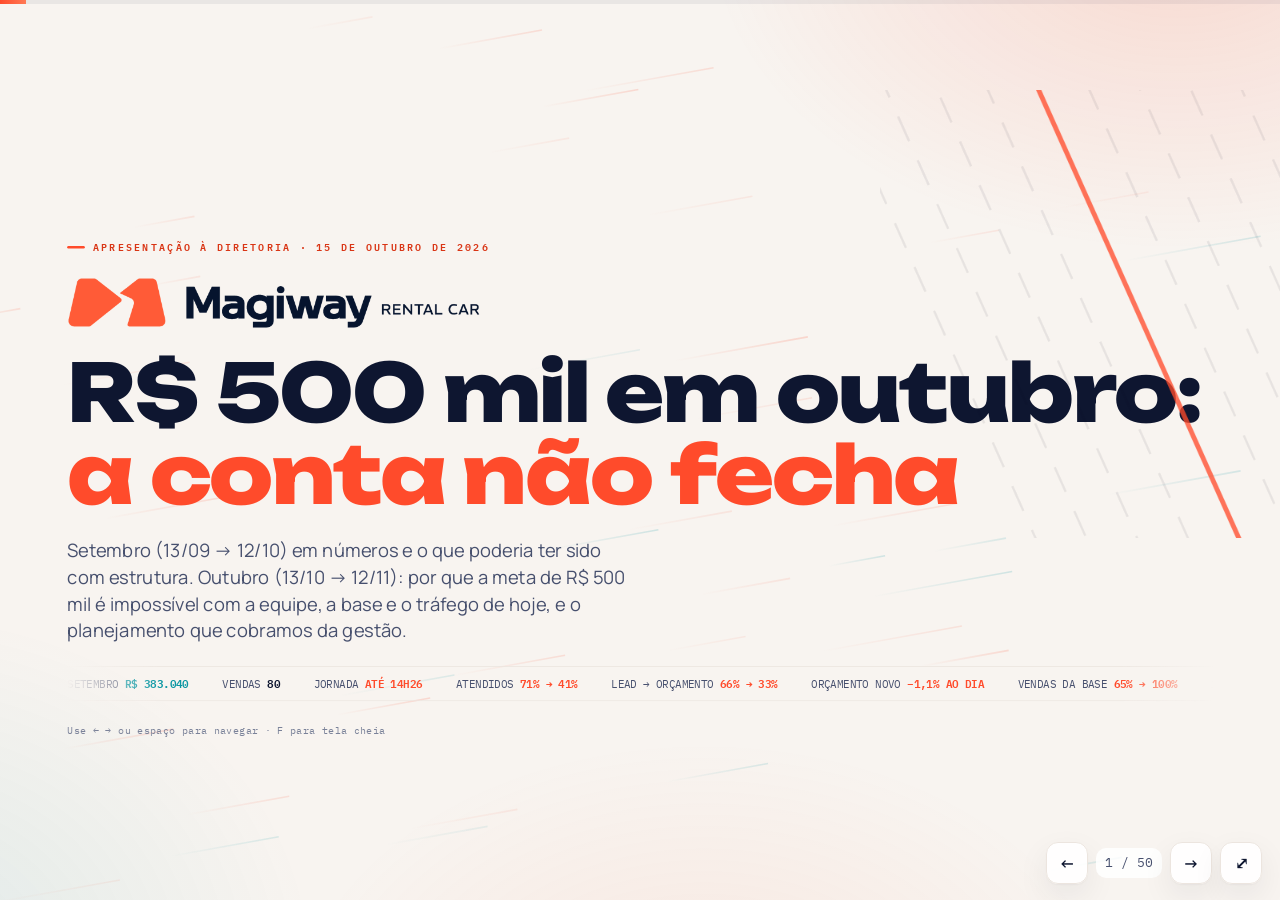
<file: apresentacao-diretoria-out-2026.html>
<!doctype html>
<html lang="pt-BR">
<head>
<meta charset="utf-8">
<meta name="viewport" content="width=device-width, initial-scale=1, viewport-fit=cover">
<title>Magiway · Comercial Out/2026</title>
<meta name="claude:viewport-fit-sides" content="cover">
<link rel="preconnect" href="https://fonts.googleapis.com">
<link rel="preconnect" href="https://fonts.gstatic.com" crossorigin>
<link rel="stylesheet" href="https://fonts.googleapis.com/css2?family=Unbounded:wght@400;600;800&family=Manrope:wght@400;500;600;700;800&family=IBM+Plex+Mono:wght@400;500;600&display=swap">
<style>
/* Layout: 16:9 stage (1600×900) scaled to the screen like a projector; on phones the slides stack and scroll.
   Light, warm paper ground with white cards; vibrant coral is the one loud color, teal marks what went right. Single light look by choice. */
:root{
  color-scheme: light;
  --bg:#F8F4F0; --bg2:#FFFFFF; --card:#FFFFFF; --tint:#FFF1EC; --tint2:#FFE3D9;
  --ink:#0E1630; --ink2:#47506E; --ink3:#7A8299; --line:#ECE5DF; --line2:#F2ECE7;
  --coral:#FF4B2B; --coral2:#FF7A55; --coral-d:#D93515; --teal:#0C97A3; --teal-soft:#DDF3F4; --amber:#F2A33A; --amber-d:#9A5B00; --navy:#1F2A52; --slate:#C4C9D8; --green:#14945F;
  --f-display:'Unbounded','Arial Black',Arial,sans-serif;
  --f-body:'Manrope','Segoe UI',Arial,sans-serif;
  --f-mono:'IBM Plex Mono',Consolas,'Courier New',monospace;
  --logo:url([data-uri]);
  --sh:0 1px 2px rgba(14,22,48,.04),0 12px 32px rgba(14,22,48,.07);
}
*{box-sizing:border-box}
html,body{height:100%}
body{margin:0;background:var(--bg);color:var(--ink);font-family:var(--f-body);font-size:16px;line-height:1.45;-webkit-font-smoothing:antialiased;overflow-x:hidden}
#ambient{position:fixed;inset:0;width:100%;height:100%;z-index:0;pointer-events:none}
.glow{position:fixed;inset:0;z-index:0;pointer-events:none;background:
  radial-gradient(760px 520px at 92% -8%, rgba(255,75,43,.16), transparent 62%),
  radial-gradient(700px 600px at -8% 108%, rgba(12,151,163,.10), transparent 60%),
  radial-gradient(600px 420px at 55% 115%, rgba(255,122,85,.10), transparent 70%)}

.eyebrow{font-family:var(--f-mono);font-size:13px;letter-spacing:.18em;text-transform:uppercase;color:var(--coral-d);display:flex;align-items:center;gap:10px;font-weight:600}
.eyebrow::before{content:"";width:22px;height:3px;border-radius:3px;background:var(--coral);display:inline-block}
h1,h2,h3{margin:0;text-wrap:balance}
h1{font-family:var(--f-display);font-weight:800;letter-spacing:-.025em;line-height:1.02}
h2{font-family:var(--f-display);font-weight:600;font-size:clamp(24px,6vw,44px);letter-spacing:-.02em;line-height:1.1}
h2 em,h1 em{font-style:normal;color:var(--coral)}
h2 .t{color:var(--teal)}
h3{font-family:var(--f-body);font-weight:800;font-size:18px}
p{margin:0}
.lede{color:var(--ink2);font-size:17px;max-width:64ch}
.num{font-family:var(--f-display);font-weight:600;font-variant-numeric:tabular-nums;letter-spacing:-.02em}
.muted{color:var(--ink3)}
.tag{font-family:var(--f-mono);font-size:12px;letter-spacing:.06em;text-transform:uppercase;padding:4px 9px;border-radius:999px;background:var(--line2);color:var(--ink2);white-space:nowrap;display:inline-block;font-weight:600}
.tag.bad{color:var(--coral-d);background:var(--tint)}
.tag.good{color:#0B6B74;background:var(--teal-soft)}
.tag.warn{color:var(--amber-d);background:#FFF2DD}
b,strong{font-weight:800}
.hl-c{color:var(--coral)} .hl-t{color:var(--teal)} .hl-a{color:var(--amber-d)}

.stage{position:relative;z-index:1}
.slide{position:relative;display:flex;flex-direction:column;gap:20px;padding-block:44px 28px;padding-left:max(16px, env(safe-area-inset-left, 0px));padding-right:max(16px, env(safe-area-inset-right, 0px));border-bottom:1px solid var(--line)}
.sh{display:flex;flex-direction:column;gap:10px}
.sb{display:flex;flex-direction:column;gap:16px;min-width:0}
.sf{display:flex;align-items:center;gap:14px;font-family:var(--f-mono);font-size:11px;color:var(--ink3);letter-spacing:.03em}
.sf .lg{width:110px;height:16px;background:var(--logo) no-repeat left center/contain;flex:none}
.sf .src{flex:1;min-width:0}
.sf .pg{flex:none}
.g{display:grid;gap:14px;min-width:0}
.g2,.g3,.g4,.g6{grid-template-columns:1fr}
@media (min-width:560px){.g6{grid-template-columns:1fr 1fr}}
.card{background:var(--card);border:1px solid var(--line2);border-radius:18px;padding:16px;min-width:0;position:relative;box-shadow:var(--sh)}
.card.flat{background:rgba(255,255,255,.6);box-shadow:none}
.card.hot{background:linear-gradient(135deg,#FF4B2B,#FF7A55);color:#fff;border:0}
.card.hot .cap,.card.hot .muted{color:rgba(255,255,255,.85)}
.card h3{margin-bottom:6px}
.cap{font-family:var(--f-mono);font-size:11.5px;letter-spacing:.1em;text-transform:uppercase;color:var(--ink3)}
.chart{width:100%;min-width:0}
.chart svg{display:block;width:100%;height:auto;overflow:visible}

.kpi{display:flex;flex-direction:column;gap:6px}
.kpi .v{font-family:var(--f-display);font-weight:600;font-size:clamp(26px,8vw,40px);line-height:1;letter-spacing:-.03em;font-variant-numeric:tabular-nums}
.kpi .d{font-size:13.5px;color:var(--ink2)}
.kpi .bar{height:5px;border-radius:5px;background:var(--line2);overflow:hidden;margin-top:4px}
.kpi .bar i{display:block;height:100%;border-radius:5px;background:var(--teal);transform-origin:left}
.kpi.alert .v{color:var(--coral)} .kpi.alert .bar i{background:var(--coral)}
.kpi.ok .v{color:var(--teal)}

.cover{justify-content:center;min-height:86vh;gap:26px;overflow:hidden}
.cover .logo{width:min(520px,92%);aspect-ratio:1400/176;background:var(--logo) no-repeat left center/contain}
.cover h1{font-size:clamp(36px,11vw,100px)}
.cover .sub{font-size:clamp(16px,4.4vw,22px);color:var(--ink2);max-width:50ch}
.ticker{overflow:hidden;border-top:1px solid var(--line);border-bottom:1px solid var(--line);padding:10px 0;mask-image:linear-gradient(90deg,transparent,#000 8%,#000 92%,transparent)}
.ticker .tr{display:flex;gap:42px;width:max-content;animation:tick 40s linear infinite;font-family:var(--f-mono);font-size:14px;color:var(--ink2);white-space:nowrap}
.ticker b{color:var(--ink);font-weight:600}
.ticker .r{color:var(--coral)} .ticker .c{color:var(--teal)}
@keyframes tick{to{transform:translateX(-50%)}}
.hint{font-family:var(--f-mono);font-size:12px;color:var(--ink3);letter-spacing:.08em}
.lanes{position:absolute;right:-120px;top:-60px;width:620px;height:620px;pointer-events:none;opacity:.9}

.divider{background:linear-gradient(135deg,#FF4B2B 0%,#FF6A3D 55%,#FF8A5C 100%);color:#fff;justify-content:center}
.divider .eyebrow{color:#fff}.divider .eyebrow::before{background:#fff}
.divider h2{font-size:clamp(30px,8vw,64px);color:#fff}
.divider .big{font-family:var(--f-display);font-weight:800;font-size:clamp(40px,10vw,84px);line-height:1;letter-spacing:-.03em}
.divider .lbl2{font-size:15px;color:rgba(255,255,255,.9);max-width:30ch}
.divider .sf{color:rgba(255,255,255,.8)}
.divider .sf .lg{filter:brightness(0) invert(1)}

.axis text,.lbl{fill:var(--ink3);font-family:var(--f-mono);font-size:12px}
.vlbl{fill:var(--ink);font-family:var(--f-display);font-weight:600;font-size:15px}
.grid line{stroke:var(--line);stroke-width:1}
.draw{stroke-dasharray:1;stroke-dashoffset:0}
.grow{transform-box:fill-box;transform-origin:50% 100%}
.growx{transform-box:fill-box;transform-origin:0 50%}
.hit{fill:transparent;cursor:crosshair}

.fm{display:grid;grid-template-columns:minmax(110px,1.3fr) repeat(4,minmax(0,1fr));gap:6px 10px;align-items:center;min-width:640px}
.fm .h{font-family:var(--f-mono);font-size:12px;letter-spacing:.1em;text-transform:uppercase;color:var(--ink3);padding-bottom:4px}
.fm .h.now{color:var(--coral-d)}
.fm .rl{font-size:14px;font-weight:700}
.fm .rl small{display:block;font-weight:500;color:var(--ink3);font-size:12px}
.fm .cell{display:flex;flex-direction:column;gap:5px;padding:8px 10px;border-radius:12px;background:#fff;border:1px solid var(--line2);min-width:0}
.fm .cell.now{border-color:#FFC9BA;background:var(--tint)}
.fm .cell .n{font-family:var(--f-display);font-weight:600;font-size:clamp(14px,3.8vw,22px);font-variant-numeric:tabular-nums;white-space:nowrap}
.fm .cell .t{height:5px;border-radius:5px;background:var(--line2);overflow:hidden}
.fm .cell .t i{display:block;height:100%;background:var(--teal);border-radius:5px;transform-origin:left}
.fm .cell.bad .n{color:var(--coral)} .fm .cell.bad .t i{background:var(--coral)}
.fm-wrap{overflow-x:auto}

.tl{position:relative;display:flex;flex-direction:column;gap:12px}
.tl .ev{display:grid;grid-template-columns:96px 1fr;gap:12px;align-items:start}
.tl .dt{font-family:var(--f-mono);font-size:12.5px;color:var(--ink3);padding-top:3px}
.tl .ev .box{border-left:3px solid var(--slate);padding:2px 0 2px 12px}
.tl .ev.bad .box{border-color:var(--coral)} .tl .ev.good .box{border-color:var(--teal)} .tl .ev.warn .box{border-color:var(--amber)}
.tl .ev b{display:block;font-size:15px}
.tl .ev span{color:var(--ink2);font-size:13.5px}

.diff{display:grid;grid-template-columns:40px 1fr;gap:10px;align-items:start}
.diff .ix{font-family:var(--f-display);font-weight:800;font-size:20px;color:var(--coral);line-height:1.1}
.diff h3{font-size:15.5px;margin-bottom:2px}
.diff p{font-size:13.5px;color:var(--ink2)}

.chk{list-style:none;margin:0;padding:0;display:flex;flex-direction:column;gap:7px;font-size:14.5px;line-height:1.35}
.chk li{position:relative;padding-left:22px}
.chk li::before{content:'';position:absolute;left:0;top:.38em;width:10px;height:10px;border-radius:3px;background:#fff}
.chk.dark li::before{background:var(--teal)}
a.btn{text-decoration:none;display:inline-block}
.inp{width:100%;font:500 13px var(--f-body);padding:8px 10px;border-radius:10px;border:1px solid rgba(255,255,255,.65);background:rgba(255,255,255,.16);color:#fff;margin-top:6px}
.inp::placeholder{color:rgba(255,255,255,.8)}
.inp:focus-visible{outline:2px solid #fff;outline-offset:2px}
.stack{display:flex;height:54px;border-radius:12px;overflow:hidden;gap:3px}
.stack i{display:block;height:100%}
.callout{display:grid;grid-template-columns:110px 1fr;gap:14px;align-items:center;padding:10px 0;border-top:1px solid var(--line2)}
.callout .num{font-size:34px;color:var(--coral)}
.callout p{font-size:14.5px;color:var(--ink2)}
.hm{width:100%;border-collapse:separate;border-spacing:5px;font-size:14px}
.hm th{font-family:var(--f-mono);font-size:11px;letter-spacing:.06em;text-transform:uppercase;color:var(--ink3);font-weight:500;text-align:center;padding:0 2px 4px}
.hm th:first-child{text-align:left}
.hm td{text-align:center;border-radius:10px;padding:10px 4px;font-family:var(--f-mono);font-weight:700;font-size:16px}
.hm td.p{text-align:left;font-family:var(--f-body);font-weight:700;font-size:15px;padding-left:0;white-space:nowrap}
.hm td.p small{display:block;font-weight:500;font-size:12px;color:var(--ink3)}
.hm td.sc{font-size:20px;color:var(--ink)}
.hm .hi{background:rgba(20,148,95,.14);color:#0F7A4E}
.hm .md{background:rgba(242,163,58,.2);color:#9A5F0E}
.hm .lo{background:rgba(255,75,43,.12);color:var(--coral-d)}
table.req{font-size:15px}
table.req td{padding:9px 10px}
table.req td.x{color:var(--coral-d);font-weight:800;font-size:18px;font-family:var(--f-display)}
table.req td:nth-child(2){font-weight:700}
table.sc{font-size:13.5px}
table.sc td{padding:6px 8px}
table.sc td.good{color:#0F7A4E;font-weight:700}
table.sc td.bad{color:var(--coral-d);font-weight:700}
table.sc small{font-family:var(--f-body);font-size:10.5px;color:var(--ink3);margin-left:4px;font-weight:500}
table.plan{font-size:14.5px}
table.plan td{padding:9px 10px;vertical-align:top}
table.plan td.dt{font-family:var(--f-mono);font-weight:700;color:var(--coral-d);white-space:nowrap}
table.wk{font-size:14px}
table.wk td{padding:7px 10px}
table.wk td.now{color:var(--coral-d);font-weight:700;font-family:var(--f-mono);text-align:right;white-space:nowrap}
table.wk td.ref{color:#0F7A4E;font-weight:700;font-family:var(--f-mono);text-align:right;white-space:nowrap}
.gap{display:flex;flex-direction:column;gap:8px;padding:16px 18px}
.gap h3{font-size:15.5px}
.gap p{font-size:13px;color:var(--ink2);line-height:1.4}
.gap p b{color:var(--ink)}
.gap .chip.t{color:#0A7F89;background:rgba(12,151,163,.1)}
.gap .ix{font-family:var(--f-display);font-weight:800;font-size:26px;color:var(--coral);line-height:1}
.gap .chip{align-self:flex-start;font-family:var(--f-mono);font-size:10.5px;letter-spacing:.08em;text-transform:uppercase;color:var(--coral-d);background:var(--tint);border-radius:6px;padding:3px 8px}
.ta{width:100%;min-height:92px;resize:vertical;font:500 14px/1.45 var(--f-body);color:var(--ink);background:var(--bg,#fff);border:1px dashed var(--slate);border-radius:12px;padding:10px 12px;margin-top:10px}
.ta:focus-visible{outline:2px solid var(--teal);outline-offset:1px;border-style:solid}
.ta::placeholder{color:var(--ink3)}
.risk{display:flex;flex-direction:column;gap:8px;padding:18px 20px}
.risk h3{font-size:16.5px}
.risk p{font-size:13.8px;color:var(--ink2);line-height:1.45}
.risk p b{color:var(--ink)}
.risk p.lg{color:var(--coral-d)}
.cnt{display:flex;flex-direction:column;gap:6px;padding:18px 20px}
.cnt .num{font-size:46px;line-height:1;color:var(--coral)}
.cnt p{font-size:14px;color:var(--ink2);line-height:1.4}
.front{display:flex;flex-direction:column;gap:7px;padding:16px 18px}
.front h3{font-size:16px}
.front p{font-size:13px;color:var(--ink2);line-height:1.42}
.front p b{color:var(--ink)}
.front .who{font-family:var(--f-mono);font-size:10.5px;letter-spacing:.08em;text-transform:uppercase;color:#0A7F89}
table.wkp{font-size:14px}
table.wkp td{padding:9px 8px}
table.wkp tr.tot td{font-weight:800;border-top:2px solid var(--ink)}
.sla td{padding:8px 10px;font-size:14px;vertical-align:top}
.sla td b{font-family:var(--f-mono)}
.roles{display:grid;grid-template-columns:1fr 1fr;gap:10px}
.role{display:flex;gap:10px;align-items:center;padding:11px 13px;border:1px solid var(--line);border-radius:12px;background:#fff;font-size:14.5px;font-weight:600;line-height:1.25}
.role i{flex:none;width:9px;height:9px;border-radius:50%;background:var(--coral)}
.role.last{border-style:dashed;color:var(--ink3)}
.role.last i{background:var(--slate)}
.share{display:grid;grid-template-columns:150px 1fr 52px;gap:10px;align-items:center;font-size:14px}
.share .bar{height:12px;border-radius:12px;background:var(--line2);position:relative;overflow:hidden}
.share .bar i{position:absolute;left:0;top:0;bottom:0;border-radius:12px;background:linear-gradient(90deg,var(--coral),var(--coral2))}
.share b{font-family:var(--f-mono);text-align:right}
.ctl{display:flex;flex-direction:column;gap:6px}
.ctl label{display:flex;justify-content:space-between;gap:10px;font-size:13.5px;color:var(--ink2);font-weight:600}
.ctl label output{font-family:var(--f-mono);color:var(--ink);font-weight:600}
input[type=range]{-webkit-appearance:none;appearance:none;width:100%;height:6px;border-radius:6px;background:linear-gradient(90deg,var(--coral) var(--p,50%),var(--line) var(--p,50%));outline:none;cursor:pointer}
input[type=range]::-webkit-slider-thumb{-webkit-appearance:none;width:20px;height:20px;border-radius:50%;background:#fff;border:3px solid var(--coral);box-shadow:0 2px 8px rgba(255,75,43,.35)}
input[type=range]::-moz-range-thumb{width:16px;height:16px;border-radius:50%;background:#fff;border:3px solid var(--coral)}
.btn{font:700 13px var(--f-body);color:var(--ink);background:#fff;border:1px solid var(--line);border-radius:10px;padding:8px 12px;cursor:pointer}
.btn:hover{border-color:var(--coral)}
.btn.on{border-color:var(--coral);background:var(--tint);color:var(--coral-d)}
.btn:focus-visible,input[type=range]:focus-visible{outline:2px solid var(--teal);outline-offset:2px}
.out-big{font-family:var(--f-display);font-weight:800;font-size:clamp(34px,10vw,60px);letter-spacing:-.03em;line-height:1;font-variant-numeric:tabular-nums}
.meter{position:relative;height:16px;border-radius:16px;background:var(--line2)}
.meter i{position:absolute;left:0;top:0;bottom:0;border-radius:16px;background:linear-gradient(90deg,var(--coral),var(--coral2));transition:width .5s cubic-bezier(.2,.8,.2,1)}
.meter .goal{position:absolute;top:-8px;bottom:-8px;width:2px;background:var(--ink)}
.meter .goal span{position:absolute;top:-20px;right:0;font-family:var(--f-mono);font-size:11px;color:var(--ink);white-space:nowrap}

table.kt{width:100%;border-collapse:collapse;font-size:14px}
table.kt th{font-family:var(--f-mono);font-size:11.5px;letter-spacing:.08em;text-transform:uppercase;color:var(--ink3);text-align:left;font-weight:500;padding:6px 8px;border-bottom:1px solid var(--line)}
table.kt td{padding:8px;border-bottom:1px solid var(--line2);font-variant-numeric:tabular-nums}
table.kt td.n{font-family:var(--f-mono);text-align:right;white-space:nowrap}
table.kt th.n{text-align:right}
.tbl-wrap{overflow-x:auto}

#tip{position:fixed;z-index:50;pointer-events:none;background:var(--ink);color:#fff;font:600 12.5px var(--f-body);padding:7px 10px;border-radius:8px;box-shadow:0 8px 24px rgba(14,22,48,.25);opacity:0;transform:translateY(4px);transition:opacity .12s,transform .12s;max-width:260px}
#tip.on{opacity:1;transform:none}
#tip .tt{font-family:var(--f-mono);font-size:11px;color:#C9CEDD;font-weight:500;display:block;margin-bottom:2px}

.nav,.prog{display:none}

@media (min-width:900px) and (min-height:540px){
  body{overflow:hidden}
  .stage{position:fixed;left:50%;top:50%;width:1600px;height:900px;transform:translate(-50%,-50%) scale(var(--s,1));transform-origin:50% 50%}
  .slide{position:absolute;inset:0;padding:60px 84px 0;gap:24px;border:0;opacity:0;visibility:hidden;transform:translateX(70px) scale(.985);filter:blur(6px);transition:opacity .6s ease,transform .8s cubic-bezier(.2,.8,.2,1),filter .6s ease,visibility 0s .8s}
  .slide.past{transform:translateX(-70px) scale(.985)}
  .slide.active{opacity:1;visibility:visible;transform:none;filter:none;transition:opacity .6s ease,transform .8s cubic-bezier(.2,.8,.2,1),filter .6s ease,visibility 0s}
  .slide.divider{border-radius:0}
  h2{font-size:44px}
  .divider h2{font-size:64px}
  .lede{font-size:18px}
  .sb{flex:1;min-height:0;gap:20px}
  .sf{height:58px;flex:none;font-size:12px;border-top:1px solid var(--line);margin-inline:-84px;padding-inline:84px;padding-right:330px;line-height:1.35}
  .divider .sf{border-color:rgba(255,255,255,.3)}
  .sf .lg{width:140px;height:20px}
  .sf .pg{display:none}
  .g2{grid-template-columns:1fr 1fr}
  .g3{grid-template-columns:repeat(3,1fr)}
  .g4{grid-template-columns:repeat(4,1fr)}
  .g6{grid-template-columns:repeat(3,1fr)}
  .c-a{grid-template-columns:1.6fr 1fr}
  .c-b{grid-template-columns:1fr 1.2fr}
  .c-c{grid-template-columns:.9fr 1.2fr 1fr}
  .c-d{grid-template-columns:1.15fr 1fr}
  .c-e{grid-template-columns:420px 1fr}
  .c-f{grid-template-columns:1.4fr 1fr 1fr 1fr}
  .roles{grid-template-columns:repeat(3,1fr)}
  .card{padding:22px 24px;border-radius:20px}
  .kpi .v{font-size:44px}
  .kpi .d{font-size:15px}
  .cover{min-height:0;padding-top:96px;gap:28px}
  .cover h1{font-size:100px}
  .cover .sub{font-size:23px}
  .fm{grid-template-columns:260px repeat(4,1fr);gap:9px 14px;min-width:0}
  .fm .rl{font-size:17px}
  .fm .rl small{font-size:13px}
  .fm .cell{padding:10px 14px}
  .fm .cell .n{font-size:24px}
  .tl{flex-direction:row;gap:0;align-items:stretch}
  .tl .ev{grid-template-columns:1fr;gap:8px;flex:1;align-content:start;padding:0 8px}
  .tl .ev .box{border-left:0;border-top:3px solid var(--slate);padding:12px 0 0}
  .tl .ev b{font-size:15px}
  .tl .ev span{font-size:13.5px}
  .nav{display:flex;position:fixed;right:max(18px, env(safe-area-inset-right, 0px));bottom:max(16px, env(safe-area-inset-bottom, 0px));z-index:20;gap:8px;align-items:center}
  .nav button{width:42px;height:42px;border-radius:12px;background:rgba(255,255,255,.9);border:1px solid var(--line);color:var(--ink);font:700 16px var(--f-body);cursor:pointer;box-shadow:var(--sh)}
  .nav button:hover{border-color:var(--coral)}
  .nav button:focus-visible{outline:2px solid var(--teal);outline-offset:2px}
  .nav .cnt{font-family:var(--f-mono);font-size:13px;color:var(--ink2);min-width:66px;text-align:center;background:rgba(255,255,255,.85);border-radius:10px;padding:6px 4px}
  .prog{display:block;position:fixed;left:0;right:0;top:0;height:4px;z-index:20;background:rgba(14,22,48,.06)}
  .prog i{display:block;height:100%;width:0;background:linear-gradient(90deg,var(--coral),var(--coral2));transition:width .6s cubic-bezier(.2,.8,.2,1)}

  .armed .rv{opacity:0;transform:translateY(22px)}
  .in .rv{opacity:1;transform:none;transition:opacity .7s ease var(--d,0ms),transform .9s cubic-bezier(.2,.8,.2,1) var(--d,0ms)}
  .armed .draw{stroke-dashoffset:1}
  .in .draw{stroke-dashoffset:0;transition:stroke-dashoffset 2.2s cubic-bezier(.4,.1,.2,1) var(--d,250ms)}
  .armed .grow{transform:scaleY(0)}
  .in .grow{transform:none;transition:transform 1s cubic-bezier(.2,.8,.2,1) var(--d,200ms)}
  .armed .growx,.armed .kpi .bar i,.armed .fm .cell .t i{transform:scaleX(0)}
  .in .growx,.in .kpi .bar i,.in .fm .cell .t i{transform:none;transition:transform 1.1s cubic-bezier(.2,.8,.2,1) var(--d,250ms)}
  .armed .fade{opacity:0}
  .in .fade{opacity:1;transition:opacity .8s ease var(--d,900ms)}
}
@media (prefers-reduced-motion:reduce){
  .ticker .tr{animation:none}
  .slide,.slide.active{transition:none!important;filter:none!important}
  .armed .rv,.armed .grow,.armed .growx,.armed .fade,.armed .kpi .bar i,.armed .fm .cell .t i{opacity:1!important;transform:none!important}
  .armed .draw{stroke-dashoffset:0!important}
}
</style>

</head>
<body>
<canvas id="ambient" aria-hidden="true"></canvas>
<div class="glow" aria-hidden="true"></div>
<div class="prog" aria-hidden="true"><i id="progbar"></i></div>
<div id="tip" role="status" aria-live="polite"></div>

<main class="stage" id="stage">

<!-- 01 CAPA -->
<section class="slide cover" id="s1">
  <canvas class="lanes" id="lanes" aria-hidden="true"></canvas>
  <p class="eyebrow rv">Apresentação à diretoria · 15 de outubro de 2026</p>
  <div class="logo rv" role="img" aria-label="Magiway Rental Car"></div>
  <h1 class="rv">R$ 500 mil em outubro:<br><em>a conta não fecha</em></h1>
  <p class="sub rv">Setembro (13/09 → 12/10) em números e o que poderia ter sido com estrutura. Outubro (13/10 → 12/11): por que a meta de R$ 500 mil é impossível com a equipe, a base e o tráfego de hoje, e o planejamento que cobramos da gestão.</p>
  <div class="ticker rv" aria-label="Destaques">
    <div class="tr">
      <span>SETEMBRO <b class="c">R$ 383.040</b></span><span>VENDAS <b>80</b></span><span>JORNADA <b class="r">ATÉ 14H26</b></span><span>ATENDIDOS <b class="r">71% → 41%</b></span><span>LEAD → ORÇAMENTO <b class="r">66% → 33%</b></span><span>ORÇAMENTO NOVO <b class="r">−1,1% AO DIA</b></span><span>VENDAS DA BASE <b class="r">65% → 100%</b></span><span>2ª AGÊNCIA <b class="r">+54% POR CONVERSA</b></span><span>SE NADA MUDAR <b class="r">−61% SOBRE SETEMBRO</b></span><span>PLANO COMERCIAL <b class="c">R$ 200 MIL</b></span><span>META <b>R$ 500 MIL</b></span>
      <span>SETEMBRO <b class="c">R$ 383.040</b></span><span>VENDAS <b>80</b></span><span>JORNADA <b class="r">ATÉ 14H26</b></span><span>ATENDIDOS <b class="r">71% → 41%</b></span><span>LEAD → ORÇAMENTO <b class="r">66% → 33%</b></span><span>ORÇAMENTO NOVO <b class="r">−1,1% AO DIA</b></span><span>VENDAS DA BASE <b class="r">65% → 100%</b></span><span>2ª AGÊNCIA <b class="r">+54% POR CONVERSA</b></span><span>SE NADA MUDAR <b class="r">−61% SOBRE SETEMBRO</b></span><span>PLANO COMERCIAL <b class="c">R$ 200 MIL</b></span><span>META <b>R$ 500 MIL</b></span>
    </div>
  </div>
  <p class="hint rv">Use ← → ou espaço para navegar · F para tela cheia</p>
</section>

<!-- 02 CICLO EM NÚMEROS -->
<section class="slide" id="s2">
  <header class="sh">
    <p class="eyebrow rv">Parte 1 · Setembro · 13/09 → 12/10</p>
    <h2 class="rv">Setembro em <em>seis números</em></h2>
  </header>
  <div class="sb">
    <div class="g g6">
      <div class="card kpi ok rv"><span class="cap">Faturamento do mês</span><span class="v" data-count="383040" data-fmt="brl">R$ 383.040</span><span class="d"><span class="tag good">+26%</span> sobre agosto · melhor mês do ano</span><div class="bar"><i style="width:77%"></i></div></div>
      <div class="card kpi rv"><span class="cap">Vendas · ticket médio</span><span class="v" data-count="80" data-fmt="int">80</span><span class="d">ticket de R$ 4.788 · 2,7 vendas por dia</span><div class="bar"><i style="width:80%"></i></div></div>
      <div class="card kpi alert rv"><span class="cap">Leads entrantes por dia</span><span class="v" data-count="122" data-fmt="int">122</span><span class="d"><span class="tag warn">+48%</span> sobre agosto (82/dia)</span><div class="bar"><i style="width:100%"></i></div></div>
      <div class="card kpi alert rv"><span class="cap">Leads atendidos</span><span class="v" data-count="70.8" data-fmt="d1" data-suf="%">70,8%</span><span class="d"><span class="tag bad">−9 pts</span> eram 80,1% em agosto</span><div class="bar"><i style="width:71%"></i></div></div>
      <div class="card kpi alert rv"><span class="cap">Leads que viraram orçamento</span><span class="v" data-count="53.7" data-fmt="d1" data-suf="%">53,7%</span><span class="d"><span class="tag bad">−12 pts</span> eram 65,8% em agosto</span><div class="bar"><i style="width:54%"></i></div></div>
      <div class="card kpi alert rv"><span class="cap">Investimento em mídia</span><span class="v" data-count="63327" data-fmt="brl">R$ 63.327</span><span class="d"><span class="tag bad">+46%</span> por dia sobre agosto</span><div class="bar"><i style="width:100%"></i></div></div>
    </div>
    <div class="card flat rv" style="--d:700ms">
      <p style="font-size:18px;line-height:1.5"><b class="hl-t">Foi o melhor mês do ano</b>, com 80 vendas e R$ 383 mil. <b class="hl-c">Mas 65% dessas vendas vieram da base</b> (follow-ups e ativos de leads antigos), enquanto o atendimento e a taxa de orçamento dos leads novos caíam. O resultado foi feito com estoque, não com fluxo.</p>
    </div>
  </div>
  <footer class="sf"><span class="lg" aria-hidden="true"></span><span class="src">Setembro = 13/09 a 12/10 (meses comerciais do dia 13 ao dia 12) · faturamento: planilha financeira, aba Histórico · leads, orçamentos e base: painel comercial · mídia: aba MKT do painel</span><span class="pg"></span></footer>
</section>

<!-- 03 FATURAMENTO -->
<section class="slide" id="s3">
  <header class="sh">
    <p class="eyebrow rv">Faturamento · mês a mês (dia 13 ao dia 12)</p>
    <h2 class="rv">Setembro foi o melhor mês do ano, e ainda assim <em>R$ 117 mil</em> abaixo da meta</h2>
  </header>
  <div class="sb">
    <div class="g c-a">
      <div class="card rv"><div class="chart" id="ch-fat" role="img" aria-label="Faturamento por mês comercial, de abril a setembro, com outubro em curso e a meta de 500 mil"></div></div>
      <div class="g" style="align-content:start">
        <div class="card kpi rv"><span class="cap">Setembro · 13/09 → 12/10</span><span class="v hl-t" data-count="383040" data-fmt="brl">R$ 383.040</span><span class="d">77% da meta de R$ 500 mil</span></div>
        <div class="card kpi rv"><span class="cap">Julho → setembro</span><span class="v" data-count="106" data-fmt="int" data-pre="+" data-suf="%">+106%</span><span class="d">de R$ 186 mil para R$ 383 mil em dois meses</span></div>
        <div class="card kpi alert rv"><span class="cap">Outubro · 13 e 14/10</span><span class="v" data-count="86482" data-fmt="brl">R$ 86.482</span><span class="d">16 vendas, todas da base, depois de 5.191 ativos: não é ritmo</span></div>
      </div>
    </div>
  </div>
  <footer class="sf"><span class="lg" aria-hidden="true"></span><span class="src">Fonte: planilha financeira · meses fechados: aba Histórico · outubro, em curso: aba Fechamentos, até 14/10 · abril a partir de 14/04 · 2 linhas duplicadas removidas (R$ 10.034)</span><span class="pg"></span></footer>
</section>

<!-- 04 FUNIL -->
<section class="slide" id="s4">
  <header class="sh">
    <p class="eyebrow rv">Funil mês a mês · média por dia</p>
    <h2 class="rv">Até agosto o funil melhorava. Em setembro <em>quebrou</em>, e outubro começou pior</h2>
  </header>
  <div class="sb">
    <div class="fm-wrap rv"><div class="fm" id="funnel"></div></div>
    <p class="lede rv" style="--d:600ms">Em outubro, só 48% dos leads chegaram a atendimento e 1 em cada 3 virou orçamento: são leads frios, que respondem qualquer coisa ao robô e são encerrados ainda na entrada. As 8 vendas por dia são de apenas 2 dias e vieram todas da base, depois de 5.191 ativos: não é ritmo que se repita.</p>
  </div>
  <footer class="sf"><span class="lg" aria-hidden="true"></span><span class="src">Fonte: painel comercial (leads do dia, leads gerais e base) · vendas e R$: planilha financeira · outubro = 13 e 14/10; origem das 16 vendas: levantamento da gestão comercial</span><span class="pg"></span></footer>
</section>

<!-- 05 O QUE PODERIA TER SIDO -->
<section class="slide" id="s5">
  <header class="sh">
    <p class="eyebrow rv">Setembro · o que poderia ter sido melhor</p>
    <h2 class="rv">Com estrutura, setembro chegaria a <span class="t">≈ R$ 469 mil</span></h2>
  </header>
  <div class="sb">
    <div class="g c-b">
      <div class="card rv"><h3>Do realizado ao setembro estruturado</h3><p class="cap" style="margin-bottom:8px">R$ · estimativa linear sobre o funil do mês</p><div class="chart" id="ch-wf" role="img" aria-label="Ponte do faturamento: 383 mil realizados, mais 50 mil com atendimento de 80%, mais 36 mil com orçamento em 82% dos atendidos, total de 469 mil"></div></div>
      <div class="g" style="align-content:start">
        <div class="card diff rv"><span class="ix">1</span><div><h3>Tráfego trazendo lead qualificado</h3><p>Com leads como os de agosto, 80% chegariam a atendimento, não 71%: <b>+R$ 50,3 mil</b>.</p></div></div>
        <div class="card diff rv"><span class="ix">2</span><div><h3>Lead com intenção de compra</h3><p>82% dos atendidos pedindo orçamento, como em agosto, em vez de 76%: <b>+R$ 36,0 mil</b>.</p></div></div>
        <div class="card diff rv"><span class="ix">3</span><div><h3>Uma agência só, com rastreio de venda</h3><p>R$ 5.007 do mês na 2ª agência, com custo por conversa 27% maior. E 1.066 leads pagos sem resposta (≈ R$ 18,5 mil de mídia).</p></div></div>
        <div class="card diff rv"><span class="ix">4</span><div><h3>Registro e follow-up com dono</h3><p>73 de 80 vendas lançadas num só nome e 4 sem categoria: impossível medir dupla, comissão e mix.</p></div></div>
        <div class="card hot rv"><p style="font-size:16px"><b>Mesmo estruturado, setembro ficaria em ≈ R$ 469 mil.</b> Os R$ 500 mil pediam estrutura e capacidade que a operação não tinha.</p></div>
      </div>
    </div>
  </div>
  <footer class="sf"><span class="lg" aria-hidden="true"></span><span class="src">Premissa: o faturamento acompanha os leads atendidos e orçados na mesma proporção do mês (conversão e ticket constantes) · taxas de referência: agosto</span><span class="pg"></span></footer>
</section>

<!-- 06 DIVISOR -->
<section class="slide divider" id="s6">
  <header class="sh">
    <p class="eyebrow rv">Parte 2 · Outubro · 13/10 → 12/11 · o mês que tem tudo para dar errado</p>
    <h2 class="rv">Outubro: meta de R$ 500 mil, com a equipe no limite</h2>
  </header>
  <div class="sb" style="justify-content:center">
    <div class="g g4" style="gap:34px">
      <div class="rv"><p class="big" style="font-size:72px">14h26</p><p class="lbl2">no Kommo em 14/10: um SDR das 8h51 às 23h17. A equipe não aguenta.</p></div>
      <div class="rv"><p class="big" data-count="41" data-fmt="int" data-suf="%">41%</p><p class="lbl2">dos leads de 14/10 chegaram a atendimento: lead frio, encerrado ainda na entrada. Em agosto eram 80%.</p></div>
      <div class="rv"><p class="big" data-count="5191" data-fmt="int">5.191</p><p class="lbl2">ativos em 4 dias para as 16 vendas de outubro. Não há mais base para rodar.</p></div>
      <div class="rv"><p class="big" data-count="26" data-fmt="int" data-pre="−" data-suf="%">−26%</p><p class="lbl2">de orçamentos de lead novo desde 22/09: de 75 para 56 por dia.</p></div>
    </div>
  </div>
  <footer class="sf"><span class="lg" aria-hidden="true"></span><span class="src">Fonte: painel comercial, 11 a 14/10 · orçamentos: média de 7 dias · origem das vendas: gestão comercial · jornada: agente Kommo, 14/10</span><span class="pg"></span></footer>
</section>

<!-- 06a0 SE NADA MUDAR -->
<section class="slide" id="s7">
  <header class="sh">
    <p class="eyebrow rv">Se nada mudar · outubro sem plano</p>
    <h2 class="rv">Sem plano, outubro cai <em>61%</em> e volta ao patamar de junho e julho</h2>
  </header>
  <div class="sb">
    <div class="g c-d">
      <div class="card rv">
        <h3>Faturamento por semana</h3><p class="cap" style="margin-bottom:6px">setembro real × outubro real e projetado sem plano · traço: faixa entre o pior caso e o padrão de queda</p>
        <div class="chart" id="ch-cliff" role="img" aria-label="Faturamento semanal: setembro entre 54 e 166 mil por semana; outubro, depois dos dois dias da base, cerca de 15 mil por semana"></div>
      </div>
      <div class="g" style="align-content:start">
        <div class="card kpi alert rv"><span class="cap">Outubro contra setembro</span><span class="v">−61%</span><span class="d">R$ 383 mil → R$ 148 mil; faixa de −53% a −64% sem plano</span></div>
        <div class="card kpi alert rv"><span class="cap">Faturamento por dia, depois da base</span><span class="v">−84%</span><span class="d">R$ 12.768 por dia em setembro → R$ 2.103 por dia até 12/11</span></div>
        <div class="card kpi alert rv"><span class="cap">Vendas por dia</span><span class="v">−84%</span><span class="d">2,7 em setembro → 0,44 de leads novos</span></div>
        <div class="card hot rv"><p style="font-size:15.5px">R$ 148 mil ficam entre junho (R$ 103 mil) e julho (R$ 186 mil). <b>Sem plano, três meses de crescimento se apagam em um.</b></p></div>
      </div>
    </div>
  </div>
  <footer class="sf"><span class="lg" aria-hidden="true"></span><span class="src">Setembro: planilha financeira por dia, semanas de 7 dias a partir de 13/09 · outubro: realizado em 13 e 14/10 + projeção sem base (30 orçamentos por dia × 1,46% × R$ 4.788) · faixa: pior caso (30 por dia caindo 1,5% ao dia) a padrão de queda (54 por dia caindo 1,1% ao dia)</span><span class="pg"></span></footer>
</section>

<!-- 06a1 PARA ONDE VAI O FATURAMENTO -->
<section class="slide" id="s8">
  <header class="sh">
    <p class="eyebrow rv">Se nada mudar · de setembro para outubro</p>
    <h2 class="rv">Para onde vão <em>R$&nbsp;236&nbsp;mil</em> de faturamento</h2>
  </header>
  <div class="sb">
    <div class="g c-d">
      <div class="card rv"><h3>Ponte de setembro para outubro</h3><p class="cap" style="margin-bottom:6px">R$ mil · estimativa</p><div class="chart" id="ch-bridge" role="img" aria-label="Setembro 383 mil, menos 162 mil da base que acabou, menos 73 mil de leads novos rendendo menos, igual a 148 mil em outubro sem plano"></div></div>
      <div class="g" style="align-content:start">
        <div class="card rv"><h3>Base que acabou · −R$ 162,5 mil</h3><p style="font-size:14px;color:var(--ink2);margin-top:6px">52 das 80 vendas de setembro vieram da base (≈ R$ 249 mil). Em outubro, a base rendeu R$ 86,5 mil em dois dias, depois de 5.191 ativos, e acabou.</p></div>
        <div class="card rv"><h3>Leads novos rendendo menos · −R$ 73,1 mil</h3><p style="font-size:14px;color:var(--ink2);margin-top:6px">28 vendas de lead novo em setembro; sem plano, 12,7 até 12/11. Orçamento novo caindo 1,1% ao dia, cliente ideal de 9% para 4% e tráfego sem sinal de venda desde 19/09.</p></div>
        <div class="card hot rv"><p style="font-size:15.5px">Os dois dias de outubro foram a base respirando pela última vez. <b>Daqui até 12/11, a operação roda com um sexto do ritmo de setembro.</b></p></div>
      </div>
    </div>
  </div>
  <footer class="sf"><span class="lg" aria-hidden="true"></span><span class="src">Estimativa: vendas da base e de lead novo de setembro × ticket médio de setembro (R$ 4.788) · outubro sem plano: R$ 86,5 mil realizados + 30 orçamentos por dia × 1,46% × R$ 4.788 × 29 dias · base: painel comercial (52 de 80)</span><span class="pg"></span></footer>
</section>

<!-- 06a O QUE A META EXIGE -->
<section class="slide" id="s9">
  <header class="sh">
    <p class="eyebrow rv">A meta de outubro · R$ 500 mil de 13/10 a 12/11</p>
    <h2 class="rv">O que a meta exige <em>não existe</em> na operação</h2>
  </header>
  <div class="sb">
    <div class="card rv" style="padding-top:12px;padding-bottom:8px">
      <div class="tbl-wrap"><table class="kt req">
        <tr><th>Para fechar R$ 500 mil</th><th class="n">A meta exige</th><th>O que temos hoje</th><th class="n">Distância</th></tr>
        <tr><td>Faturamento por dia, até 12/11</td><td class="n">R$ 14.259</td><td>≈ R$ 2.100 sem a base, com 30 orçamentos por dia</td><td class="n x">6,8×</td></tr>
        <tr><td>Vendas por dia</td><td class="n">3,0</td><td>0,44 de leads novos</td><td class="n x">6,8×</td></tr>
        <tr><td>Conversão orçamento → venda</td><td class="n">9,9%</td><td>1,46% nos leads novos · 3,86% em setembro, com a base</td><td class="n x">6,8×</td></tr>
        <tr><td>Orçamentos por dia, na conversão atual</td><td class="n">203</td><td>48 enviados em 14/10 (92 em 13/10)</td><td class="n x">4,2×</td></tr>
        <tr><td>Leads por dia (36% viram orçamento)</td><td class="n">572</td><td>156 por dia, média de 7 dias</td><td class="n x">3,7×</td></tr>
        <tr><td>Horas só para montar os orçamentos</td><td class="n">41h por dia</td><td>10h a mais por pessoa, com a equipe já em 13h12 por dia</td><td class="n x">+10h</td></tr>
        <tr><td>Base para ativos</td><td class="n">igual a setembro</td><td>acabou: 5.191 ativos em 4 dias</td><td class="n x">zero</td></tr>
        <tr><td>Tráfego gerando venda</td><td class="n">a partir de hoje</td><td>nova equipe: ao menos 15 dias, sem prazo garantido</td><td class="n x">15+ dias</td></tr>
      </table></div>
    </div>
    <div class="card hot rv"><p style="font-size:17px">Faltam R$ 413.518 em 29 dias. Sem a base, a operação entrega um sétimo disso, com a equipe já em 13 horas por dia. <b>A meta de outubro não é ambiciosa: é impossível.</b></p></div>
  </div>
  <footer class="sf"><span class="lg" aria-hidden="true"></span><span class="src">Realizado: aba Fechamentos até 14/10 (R$ 86.482) · leads novos: 1,46% (jul–set, 65 ÷ 4.439), ticket de R$ 4.788 · lead → orçamento: 36% (7 dias até 14/10) · 12 min por orçamento: premissa da gestão · orçamentos enviados: agente Kommo</span><span class="pg"></span></footer>
</section>

<!-- 06b PLACAR MÊS A MÊS -->
<section class="slide" id="s10">
  <header class="sh">
    <p class="eyebrow rv">Placar de indicadores · mês a mês</p>
    <h2 class="rv">O que melhorou veio da base. <em>O resto piorou</em></h2>
  </header>
  <div class="sb">
    <div class="g g2" id="scorecard"></div>
  </div>
  <footer class="sf"><span class="lg" aria-hidden="true"></span><span class="src">Fonte: painel comercial, Meta Ads e planilha financeira, média por dia de cada mês comercial (13 → 12) · outubro = 13 e 14/10 · verde: melhor que agosto · coral: pior que agosto · horas exigidas: modelo da carga, sem os ativos do robô</span><span class="pg"></span></footer>
</section>

<!-- 07 JORNADA -->
<section class="slide" id="s11">
  <header class="sh">
    <p class="eyebrow rv">Jornada e carga de trabalho</p>
    <h2 class="rv">O trabalho por pessoa <em>triplicou</em>, e a jornada virou desumana</h2>
  </header>
  <div class="sb">
    <div class="g c-c">
      <div class="card rv" style="display:flex;flex-direction:column;align-items:center;gap:10px;justify-content:center">
        <div class="chart" id="ch-clock" style="max-width:290px" role="img" aria-label="Relógio da jornada de 14 horas e 26 minutos, das 8h51 às 23h17, contra a jornada de 9h"></div>
        <p style="text-align:center;color:var(--ink2);font-size:15px">Em 14/10, o Kommo registrou um SDR das 8h51 às 23h17: 14h26, sem almoço nem pausa definidos. Nesse ritmo a equipe não aguenta. <span class="hl-t">Linha interna: jornada de 9h.</span></p>
      </div>
      <div class="card rv">
        <h3>Horas que o volume exige, por pessoa</h3>
        <p class="cap" style="margin-bottom:8px">por mês · 4 pessoas · tracejado: jornada de 9h</p>
        <div class="chart" id="ch-load" role="img" aria-label="Horas por pessoa por dia em julho, agosto, setembro e outubro"></div>
        <div class="g g3" style="margin-top:12px;gap:8px">
          <div><p class="cap">Tarefas/dia · jul</p><p class="num" style="font-size:24px">172</p></div>
          <div><p class="cap">Tarefas/dia · set</p><p class="num hl-a" style="font-size:24px">387</p></div>
          <div><p class="cap">Tarefas/dia · out</p><p class="num hl-c" style="font-size:24px">520</p></div>
        </div>
      </div>
      <div class="card rv">
        <h3>Premissas (ajustáveis)</h3>
        <p class="cap" style="margin-bottom:10px">minutos por tarefa</p>
        <div class="g" style="gap:10px" id="loadctl"></div>
        <div style="margin-top:12px;border-top:1px solid var(--line);padding-top:10px">
          <p class="cap">Outubro · horas necessárias por pessoa por dia</p>
          <p class="out-big" style="font-size:42px" id="loadout">14,7 h</p>
          <p class="muted" style="font-size:12.5px" id="loadnote">execução + outras tarefas</p>
        </div>
      </div>
    </div>
  </div>
  <footer class="sf"><span class="lg" aria-hidden="true"></span><span class="src">Jornada: agente Kommo, 14/10 · horas que o volume exige: painel comercial, tarefas = atendimentos + retornos + orçamentos + follow-ups (os ativos saem pelo robô), com tempos por tarefa da gestão (editáveis)</span><span class="pg"></span></footer>
</section>

<!-- 07a O ABSURDO EM HORAS -->
<section class="slide" id="s12">
  <header class="sh">
    <p class="eyebrow rv">O absurdo, em horas · agente Kommo, quarta-feira 14/10</p>
    <h2 class="rv">Até <em>14h26</em> no Kommo, com quase uma ação por minuto</h2>
  </header>
  <div class="sb">
    <div class="card rv">
      <h3>Primeira e última ação de cada pessoa</h3><p class="cap" style="margin-bottom:6px">14/10 · operação com movimento por 14,2h (14,7h em 13/10) · sem almoço nem pausa definidos · tracejado: fim da jornada de referência (17h)</p>
      <div class="chart" id="ch-day" role="img" aria-label="Primeira e última ação no Kommo em 14 de outubro: Eduardo das 8h51 às 23h17, Dickson das 8h44 às 21h35, Gledson das 8h44 às 21h02 e Janes das 9h28 às 20h17, contra a jornada de referência das 8h às 17h"></div>
    </div>
    <div class="g g4">
      <div class="card kpi alert rv"><span class="cap">Jornada do Eduardo (SDR)</span><span class="v">14h26</span><span class="d">8h51 → 23h17: 779 ações, 510 mensagens e 8 vendas</span></div>
      <div class="card kpi alert rv"><span class="cap">Média da linha de frente</span><span class="v">13h12</span><span class="d">Dickson, Eduardo e Gledson, contra a jornada de referência de 9h</span></div>
      <div class="card kpi alert rv"><span class="cap">Clientes atendidos no dia</span><span class="v" data-count="349" data-fmt="int">349</span><span class="d">leads distintos com resposta de pessoa; a linha de frente fez 1.940 ações e 1.118 mensagens</span></div>
      <div class="card kpi alert rv"><span class="cap">Resposta mediana · Dickson, 13/10</span><span class="v" data-count="53" data-fmt="int" data-suf=" min">53 min</span><span class="d">só 29% em até 10 min. Após uma pausa de 16 min, 11 clientes já esperavam há +15 min</span></div>
    </div>
  </div>
  <footer class="sf"><span class="lg" aria-hidden="true"></span><span class="src">Fonte: agente Kommo, 14/10 (ações e tarefas por pessoa) e 13/10 (resposta mediana, relógio das 9h às 22h) · linha de frente: Dickson, Eduardo (SDR) e Gledson (vendedor); gerente fora das avaliações · referência: 9h; CLT: 8h por dia, até 2h extras, 11h de descanso</span><span class="pg"></span></footer>
</section>

<!-- 07a0 O CUSTO HUMANO -->
<section class="slide" id="s13">
  <header class="sh">
    <p class="eyebrow rv">O custo humano · e o risco para a empresa</p>
    <h2 class="rv">Sem almoço, sem pausa, <em>sem hora para acabar</em></h2>
  </header>
  <div class="sb">
    <div class="g g3">
      <div class="card kpi alert rv"><span class="cap">Almoço e pausas definidos</span><span class="v">nenhum</span><span class="d">numa jornada de 12h18 a 14h26 da linha de frente, em 14/10</span></div>
      <div class="card kpi alert rv"><span class="cap">Esta apresentação</span><span class="v">3h da manhã</span><span class="d">foi preparada de madrugada, e o gerente entra às 9h</span></div>
      <div class="card kpi alert rv"><span class="cap">Contratos assinados</span><span class="v">nenhum</span><span class="d">nem nota fiscal ou recibo nos pagamentos; sem pagamento por hora; variável só por faixa de faturamento</span></div>
    </div>
    <div class="g g2">
      <div class="card rv"><h3>O que a saúde mostra</h3><p class="cap" style="margin-bottom:10px">riscos de jornadas longas e sem descanso</p><ul class="chk dark" style="font-size:14.5px">
        <li>Trabalhar 55 horas ou mais por semana eleva em 35% o risco de AVC e em 17% o de morte por doença do coração (OMS e OIT, 2021).</li>
        <li>O burnout é reconhecido pela OMS como fenômeno ligado ao trabalho (CID-11) e está na lista brasileira de doenças relacionadas ao trabalho (Ministério da Saúde, 2023).</li>
        <li>Sem descanso, cai a qualidade: a nota das conversas ficou em 5,6 de 10 no dia de 14h26.</li>
      </ul></div>
      <div class="card rv"><h3>O que a lei observa</h3><p class="cap" style="margin-bottom:10px">pontos para avaliação jurídica · não é parecer</p><ul class="chk dark" style="font-size:14.5px">
        <li>Horário cobrado, metas, ordens e monitoramento por gestor indicam subordinação. Sem contrato, nota fiscal ou recibo, nem a forma de PJ existe: a Justiça do Trabalho pode reconhecer vínculo (CLT, arts. 3º e 9º).</li>
        <li>Com vínculo valem 8h por dia e 44h por semana, até 2h extras, 1h de almoço e 11h de descanso entre jornadas (Constituição, art. 7º; CLT, arts. 59, 66 e 71).</li>
        <li>Jornada excessiva habitual pode gerar indenização por dano existencial, e a empresa deve gerenciar riscos psicossociais (NR-1). O risco do negócio é de quem emprega (CLT, art. 2º).</li>
      </ul></div>
    </div>
  </div>
  <footer class="sf"><span class="lg" aria-hidden="true"></span><span class="src">Fontes: OMS e OIT (Environment International, 2021) · CID-11 (QD85) · Portaria GM/MS 1.999/2023 · Constituição Federal e CLT · NR-1 (Portaria MTE 1.419/2024) · jornada e nota: agente Kommo, 14/10 · almoço, contratos, notas, recibos e horário: relato da gestão · leitura jurídica a confirmar com advogado trabalhista</span><span class="pg"></span></footer>
</section>

<!-- 07a0b A CONTA POR HORA -->
<section class="slide" id="s14">
  <header class="sh">
    <p class="eyebrow rv">"Pagamos acima da média" · a conta por hora</p>
    <h2 class="rv">Pagar acima da média por mês <em>não é pagar acima por hora</em></h2>
  </header>
  <div class="sb">
    <div class="g c-d">
      <div class="card rv" style="display:flex;flex-direction:column;gap:14px">
        <h3>Calculadora</h3><p class="cap" style="margin-top:-8px">comparação com um CLT na média do mercado, em 44h por semana</p>
        <div class="ctl"><label for="pc-p">Quanto acima da média, por mês (exemplo) <output id="o-pp">+30%</output></label><input type="range" id="pc-p" min="0" max="100" step="5" value="30"></div>
        <div class="ctl"><label for="pc-h">Jornada por dia <output id="o-ph">13h12</output></label><input type="range" id="pc-h" min="8" max="15" step="0.05" value="13.2"></div>
        <div class="ctl"><label for="pc-d">Dias de trabalho por semana <output id="o-pd">6</output></label><input type="range" id="pc-d" min="5" max="7" step="1" value="6"></div>
        <div class="g g3" style="gap:12px;border-top:1px solid var(--line);padding-top:14px">
          <div><p class="cap">Por hora, contra a média</p><p class="out-big" id="pc-o1" style="font-size:44px">−28%</p><p class="muted" style="font-size:12.5px" id="pc-n1">79h por semana</p></div>
          <div><p class="cap">Para empatar por hora</p><p class="out-big" id="pc-o2" style="font-size:44px;color:var(--ink)">+80%</p><p class="muted" style="font-size:12.5px">acima da média, por mês</p></div>
          <div><p class="cap">Contando 13º, férias e FGTS</p><p class="out-big" id="pc-o3" style="font-size:44px;color:var(--ink)">+116%</p><p class="muted" style="font-size:12.5px">que o PJ não recebe</p></div>
        </div>
      </div>
      <div class="g" style="align-content:start">
        <div class="card rv"><h3>PJ sem os direitos do CLT</h3><p style="font-size:14.5px;color:var(--ink2);margin-top:6px">Sem 13º, férias pagas com 1/3 e FGTS, o mesmo valor mensal vale ao menos 20% menos por ano do que em CLT. "Acima da média" precisa ser comparado com o custo total de um CLT, não com o salário.</p></div>
        <div class="card rv"><h3>Salário não compra jornada</h3><p style="font-size:14.5px;color:var(--ink2);margin-top:6px">Os limites de jornada são de ordem pública (Constituição, art. 7º, XIII). Nem o empregado de alta renda pode negociar jornada fora desses limites (CLT, arts. 444 e 611-A). E quem controla horário de PJ cria vínculo.</p></div>
        <div class="card hot rv"><p style="font-size:15.5px">Com 13h12 por dia, seis dias por semana, <b>só pagando 80% acima da média por mês a hora empata</b>, e ainda sem 13º, férias e FGTS.</p></div>
      </div>
    </div>
  </div>
  <footer class="sf"><span class="lg" aria-hidden="true"></span><span class="src">Jornada: agente Kommo, média da linha de frente em 14/10 (13h12) · referência: 44h por semana (Constituição) · 13º, férias com 1/3 e FGTS: 14,4 salários por ano no CLT contra 12 no PJ · o percentual acima da média é um exemplo ajustável · leitura jurídica a confirmar com advogado</span><span class="pg"></span></footer>
</section>

<!-- 07a0c SALÁRIO MÍNIMO × R$ 3.500 -->
<section class="slide" id="s15">
  <header class="sh">
    <p class="eyebrow rv">R$ 3.500 fixos · comparados ao salário mínimo com encargos</p>
    <h2 class="rv">Por hora, a equipe custa <em>menos que um salário mínimo CLT</em></h2>
  </header>
  <div class="sb">
    <div class="g g3">
      <div class="card rv">
        <h3>Quanto custa um salário mínimo</h3><p class="cap" style="margin-bottom:8px">R$ 1.621 em 2026 · custo mensal para a empresa</p>
        <div class="tbl-wrap"><table class="kt">
          <tr><td>Salário mínimo</td><td class="n">R$ 1.621</td></tr>
          <tr><td>INSS patronal, RAT e terceiros (27,8%)</td><td class="n">R$ 451</td></tr>
          <tr><td>FGTS (8%)</td><td class="n">R$ 130</td></tr>
          <tr><td>13º, férias e 1/3 (19,44%)</td><td class="n">R$ 315</td></tr>
          <tr><td>Encargos sobre 13º e férias</td><td class="n">R$ 113</td></tr>
          <tr style="font-weight:800"><td>Custo total · Lucro Presumido ou Real</td><td class="n">R$ 2.629</td></tr>
          <tr><td class="muted">No Simples Nacional (sem INSS patronal)</td><td class="n muted">R$ 2.091</td></tr>
        </table></div>
      </div>
      <div class="card rv">
        <h3>Quanto vale cada hora</h3><p class="cap" style="margin-bottom:12px">R$ por hora · salário mínimo em 220h; equipe em 13h12 por dia, 6 dias por semana (343h)</p>
        <div style="display:flex;flex-direction:column;gap:12px" id="hourbars"></div>
      </div>
      <div class="card rv" style="display:flex;flex-direction:column;gap:10px">
        <h3>Quanto deveriam ganhar</h3><p class="cap" style="margin-top:-4px">pelas horas trabalhadas · ajuste ao vivo</p>
        <div class="ctl"><label for="mw-f">Fixo mensal <output id="mo-f">R$ 3.500</output></label><input type="range" id="mw-f" min="2000" max="6000" step="100" value="3500"></div>
        <div class="ctl"><label for="mw-h">Jornada por dia <output id="mo-h">13h12</output></label><input type="range" id="mw-h" min="8" max="15" step="0.05" value="13.2"></div>
        <div class="ctl"><label for="mw-d">Dias por semana <output id="mo-d">6</output></label><input type="range" id="mw-d" min="5" max="7" step="1" value="6"></div>
        <div class="tbl-wrap"><table class="kt" id="mw-tbl" style="font-size:13.5px"></table></div>
      </div>
    </div>
    <div class="card hot rv"><p style="font-size:15.5px" id="mw-msg">R$ 3.500 são 2,2 salários mínimos por mês, mas só R$ 10,20 por hora: menos do que a empresa pagaria por hora a um funcionário de salário mínimo com carteira (R$ 11,95). <b>Pelas horas trabalhadas, o fixo seria de R$ 6.930 por mês, e 71 dessas horas passam do limite legal de 2 horas extras por dia.</b></p></div>
  </div>
  <footer class="sf"><span class="lg" aria-hidden="true"></span><span class="src">Salário mínimo: Decreto 12.797/2025 (R$ 1.621; R$ 7,37 por hora) · encargos: INSS patronal 20%, RAT 2%, terceiros 5,8%, FGTS 8%, 13º, férias e 1/3 · jornada: agente Kommo, média da linha de frente em 14/10; 6 dias por semana a confirmar · hora extra: +50% sobre R$ 3.500 ÷ 220h, reflexo no descanso ≈ 1/6 · estimativa, não substitui cálculo de contador</span><span class="pg"></span></footer>
</section>

<!-- 07a1 EXCELÊNCIA DA EQUIPE -->
<section class="slide" id="s16">
  <header class="sh">
    <p class="eyebrow rv">A excelência da equipe · avaliação do agente Kommo, 14/10</p>
    <h2 class="rv">Mesmo no limite, a equipe entrega: <span class="t">volume e cobertura no máximo</span></h2>
  </header>
  <div class="sb">
    <div class="g g4">
      <div class="card kpi rv"><span class="cap">Nota da equipe</span><span class="v" style="color:var(--teal)">70,4</span><span class="d">de 0 a 100, sobre 2.177 ações (sem as em lote); +2% sobre 13/10</span></div>
      <div class="card kpi rv"><span class="cap">Conversas de uma pessoa em um dia</span><span class="v" style="color:var(--teal)" data-count="329" data-fmt="int">329</span><span class="d">Dickson em 13/10; no mesmo dia, Gledson atendeu 271</span></div>
      <div class="card kpi rv"><span class="cap">Respostas em até 10 min</span><span class="v" style="color:var(--teal)" data-count="291" data-fmt="int">291</span><span class="d">de 627 respostas (45%), acima de 13/10; o Gledson responde em 6 min</span></div>
      <div class="card kpi rv"><span class="cap">Vendas ganhas no dia</span><span class="v" style="color:var(--teal)" data-count="9" data-fmt="int">9</span><span class="d">uma a mais que em 13/10; o Eduardo fechou 8</span></div>
    </div>
    <div class="g c-d">
      <div class="card rv">
        <h3>Nota por dimensão · linha de frente</h3><p class="cap" style="margin-bottom:4px">0 a 100 · verde 85+, âmbar 60 a 84, coral abaixo de 60</p>
        <div class="tbl-wrap"><table class="hm">
          <tr><th>Pessoa</th><th>Nota</th><th>Volume</th><th>Cobertura</th><th>Presença</th><th>Registro</th><th>Funil</th><th>Velocidade</th><th>Método</th></tr>
          <tr class="rv" style="--d:400ms"><td class="p">Dickson<small>SDR · 1º</small></td><td class="sc">76,1</td><td class="hi">100</td><td class="hi">97</td><td class="md">78</td><td class="hi">93</td><td class="hi">99</td><td class="lo">46</td><td class="lo">32</td></tr><tr class="rv" style="--d:550ms"><td class="p">Eduardo<small>SDR</small></td><td class="sc">75,8</td><td class="hi">100</td><td class="hi">100</td><td class="hi">91</td><td class="md">82</td><td class="lo">45</td><td class="md">65</td><td class="lo">27</td></tr><tr class="rv" style="--d:700ms"><td class="p">Gledson<small>vendedor · 1º</small></td><td class="sc">65,0</td><td class="hi">100</td><td class="hi">100</td><td class="hi">88</td><td class="md">66</td><td class="lo">23</td><td class="md">71</td><td class="lo">13</td></tr>
        </table></div>
      </div>
      <div class="g" style="align-content:start">
        <div class="card hot rv"><p style="font-size:15.5px"><b>Ninguém deixa de trabalhar:</b> volume 100 e cobertura de 97 a 100 para os três. No padrão de qualidade: retomadas com conteúdo 100%, marca escrita certa 97%, o que está incluso antes do preço 92%. O que fica crítico é velocidade e método, justamente o que depende de gente suficiente e de processo definido.</p></div>
        <div class="card flat rv"><ul class="chk dark" style="font-size:14px">
          <li><b>Dickson:</b> nota 76,1 (+6% em um dia), 57 avanços no funil e nenhum retrocesso</li>
          <li><b>Eduardo:</b> 292 respostas (+22%) e 130 em até 10 min (+106%)</li>
          <li><b>Gledson:</b> resposta típica de 6 min e 58% em até 10 min</li>
          <li><b>Equipe, em um dia:</b> +28,5 pontos em novos toques após 12h e +24,5 em fechar a mensagem com pergunta</li>
        </ul></div>
      </div>
    </div>
  </div>
  <footer class="sf"><span class="lg" aria-hidden="true"></span><span class="src">Fonte: agente Kommo, painel de avaliações e conversas por pessoa, 14/10 comparado a 13/10 · notas de 0 a 100 em 7 dimensões e critérios de qualidade · linha de frente: Dickson e Eduardo (SDR) e Gledson (vendedor); Luciano fica fora das avaliações</span><span class="pg"></span></footer>
</section>

<!-- 07a2 QUEM ATENDEU -->
<section class="slide" id="s17">
  <header class="sh">
    <p class="eyebrow rv">Quem atendeu · agente Kommo, 14/10</p>
    <h2 class="rv">70% das conversas <em>param no robô</em>: o lead chega frio</h2>
  </header>
  <div class="sb">
    <div class="g c-d">
      <div class="card rv">
        <h3>Quem respondeu as 1.486 conversas do dia</h3><p class="cap" style="margin-bottom:14px">a resposta automática do robô não conta como atendimento de pessoa</p>
        <div class="stack growx" style="--d:300ms" role="img" aria-label="443 conversas com alguém da equipe, 1.041 só com o robô e 2 sem resposta"><i style="flex:443;background:var(--teal)"></i><i style="flex:1041;background:var(--slate)"></i><i style="flex:12;background:var(--coral)"></i></div>
        <div style="display:flex;justify-content:space-between;gap:12px;margin:8px 0 14px;font-size:14px">
          <span><b style="color:var(--teal)">443</b> com alguém da equipe (30%)</span><span><b>1.041</b> só com o robô (70%)</span><span><b style="color:var(--coral)">2</b> sem resposta</span>
        </div>
        <div class="callout rv"><p class="num" data-count="57" data-fmt="int">57</p><p>clientes escreveram duas vezes ou mais, e <b>só o robô respondeu</b></p></div>
        <div class="callout rv"><p class="num" data-count="34" data-fmt="int">34</p><p>conversas em que o cliente falou por último e <b>nenhuma pessoa respondeu</b></p></div>
        <div class="callout rv"><p class="num">22%</p><p>das esperas passaram de <b>1 hora</b> (17% em 13/10). O robô mandou 3.226 mensagens no dia</p></div>
      </div>
      <div class="g" style="align-content:start">
        <div class="card rv">
          <h3>Nota das conversas · 14/10</h3><p class="cap" style="margin-bottom:12px">avaliação individual do agente · 220 conversas analisadas</p>
          <div style="display:flex;flex-direction:column;gap:12px" id="notas"></div>
          <p class="muted" style="font-size:13px;margin-top:12px">Média de <b>5,6 de 10</b>, no dia em que a linha de frente passou de 12 horas. Gerente fora das avaliações.</p>
        </div>
        <div class="card hot rv"><p style="font-size:16px">O lead chega frio, responde qualquer coisa ao robô e é encerrado ainda na entrada: 51 leads foram da entrada direto para fechado em 14/10. <b>Não é falta de atendimento: é falta de lead qualificado.</b></p></div>
      </div>
    </div>
  </div>
  <footer class="sf"><span class="lg" aria-hidden="true"></span><span class="src">Fonte: agente Kommo, "Quem atendeu", tarefas por pessoa e "Avaliação individual", 14/10 (fechamento às 23h30) · atendimento = quem escreveu na conversa · espera contada das 9h às 22h · nota só com critérios que têm evidência registrada</span><span class="pg"></span></footer>
</section>

<!-- 07b BASE DA CARGA HORÁRIA -->
<section class="slide" id="s18">
  <header class="sh">
    <p class="eyebrow rv">A base da carga horária</p>
    <h2 class="rv">A conta da jornada, <em>linha por linha</em></h2>
  </header>
  <div class="sb">
    <div class="g c-d">
      <div class="card rv">
        <h3>Tarefas registradas × minutos por tarefa</h3><p class="cap" style="margin-bottom:10px">média por dia · minutos editáveis no slide anterior</p>
        <div class="tbl-wrap"><table class="kt" id="basis"></table></div>
      </div>
      <div class="g" style="align-content:start">
        <div class="card hot rv">
          <h3 style="color:#fff">Agora, na plataforma</h3>
          <p style="font-size:15px;margin:6px 0 10px">Abrir o Kommo ao vivo e procurar, por vendedor:</p>
          <ul class="chk">
            <li>a hora da primeira e da última mensagem de cada dia</li>
            <li>quantas conversas ficaram abertas ao mesmo tempo</li>
            <li>mensagens depois das 22h e nos fins de semana</li>
            <li>leads novos sem resposta enquanto os ativos rodavam</li>
          </ul>
          <div style="display:flex;gap:8px;flex-wrap:wrap;margin-top:14px">
            <a class="btn on" id="lnk-kommo" href="#" target="_blank" rel="noopener">Abrir o Kommo</a>
            <a class="btn" href="https://painelmagiway.nexflowcrm.com.br/" target="_blank" rel="noopener">Abrir o painel comercial</a>
          </div>
          <label class="cap" for="in-kommo" style="display:block;margin-top:12px">Link do Kommo (fica salvo neste navegador)</label>
          <input class="inp" id="in-kommo" type="url" inputmode="url" autocomplete="off" placeholder="https://suaconta.kommo.com">
        </div>
        <div class="card flat rv"><p style="font-size:14px">No Kommo, em 14/10, a linha de frente ficou de 12h18 a 14h26 entre a primeira e a última ação. A conta pelo volume dá 14,7h por pessoa: o modelo e o Kommo batem.</p></div>
      </div>
    </div>
  </div>
  <footer class="sf"><span class="lg" aria-hidden="true"></span><span class="src">Fonte: painel comercial (atendimentos, retornos, orçamentos, follow-ups e ativos por dia) · vendas: planilha financeira · minutos por tarefa: premissas da gestão</span><span class="pg"></span></footer>
</section>

<!-- 07c GERENTE COMERCIAL -->
<section class="slide" id="s19">
  <header class="sh">
    <p class="eyebrow rv">O gerente comercial</p>
    <h2 class="rv">Um gerente, quinze frentes, e <em>sem hora para parar</em></h2>
  </header>
  <div class="sb">
    <div class="g c-d">
      <div class="card rv">
        <h3>O que o Luciano faz hoje</h3><p class="cap" style="margin-bottom:12px">gerente comercial · funções relatadas pela gestão</p>
        <div class="roles" id="roles"></div>
      </div>
      <div class="g" style="align-content:start">
        <div class="card rv">
          <h3>Horas dele no Kommo · 14/10</h3><p class="cap" style="margin-bottom:8px">atividade registrada, sem nota nem ranking</p>
          <p class="num" style="font-size:30px">11h10 → 21h47 <small class="muted" style="font-size:15px;font-family:var(--f-body);font-weight:600">10h37</small></p>
          <ul class="chk dark" style="font-size:13.5px;margin-top:8px">
            <li>83 ações e 79 mensagens, além de <b>6.226 ações em lote</b> em 5.070 leads: os picos de 14h e 18h do Kommo</li>
            <li>5h10 do intervalo sem ação no Kommo: é o tempo das reuniões, do tráfego, do marketing e da empresa de carrinhos</li>
          </ul>
        </div>
        <div class="card flat rv"><p style="font-size:14px">No painel, 95% dos orçamentos e 98% dos follow-ups de setembro aparecem no usuário dele. Toda venda ganha sai pela conta dele. Os gestores não usam o CRM nem acompanham o desempenho da equipe: isso também fica com ele, <b>que nunca recebeu um feedback.</b></p></div>
        <div class="card hot rv"><p style="font-size:16px">Esta apresentação foi preparada às 3h da manhã, e o gerente entra às 9h. <b>Ele vende, gere, constrói as ferramentas e resolve os problemas da equipe, e a vida pessoal fica para depois.</b></p></div>
      </div>
    </div>
  </div>
  <footer class="sf"><span class="lg" aria-hidden="true"></span><span class="src">Funções: relato da gestão · o gerente fica fora de todas as avaliações · Kommo: histórico de ações, hora do dia e lotes, 14/10 · painel comercial: usuário responsável no Kommo, 13/09 → 12/10 (orçamentos 1.959 de 2.072; follow-ups 4.255 de 4.354)</span><span class="pg"></span></footer>
</section>

<!-- 07d O QUE O GERENTE CONSTRUIU -->
<section class="slide" id="s20">
  <header class="sh">
    <p class="eyebrow rv">O gerente comercial · além das 15 frentes</p>
    <h2 class="rv">Ele também <em>construiu as ferramentas</em> que a operação usa</h2>
  </header>
  <div class="sb">
    <div class="g g4" id="built"></div>
    <div class="card hot rv"><p style="font-size:17px">Nada disso aparece no Kommo nem no painel de vendas, e foi feito junto com a venda, a gestão e os problemas da equipe. <b>É o trabalho de várias funções nas mãos de uma pessoa.</b></p></div>
  </div>
  <footer class="sf"><span class="lg" aria-hidden="true"></span><span class="src">Fonte: relato da gestão</span><span class="pg"></span></footer>
</section>

<!-- 08 TAXA DE ORÇAMENTO -->
<section class="slide" id="s21">
  <header class="sh">
    <p class="eyebrow rv">Conversão para orçamento</p>
    <h2 class="rv">A taxa de orçamento caiu pela metade: de <span class="t">66%</span> para <em>33%</em> dos leads</h2>
  </header>
  <div class="sb">
    <div class="g c-d">
      <div class="card rv">
        <div style="display:flex;gap:18px;flex-wrap:wrap;margin-bottom:8px" class="cap"><span><i style="display:inline-block;width:14px;height:3px;background:var(--coral);vertical-align:middle;margin-right:6px"></i>Leads entrantes</span><span><i style="display:inline-block;width:14px;height:3px;background:var(--teal);vertical-align:middle;margin-right:6px"></i>Atendidos</span><span><i style="display:inline-block;width:14px;height:3px;background:var(--navy);vertical-align:middle;margin-right:6px"></i>Orçamentos</span><span>média de 7 dias</span></div>
        <div class="chart" id="ch-teto" role="img" aria-label="Leads entrantes, atendidos e orçamentos por dia, de 13 de julho a 14 de outubro"></div>
      </div>
      <div class="card rv"><h3>Leads que viraram orçamento</h3><p class="cap" style="margin-bottom:8px">% dos leads entrantes · por mês</p><div class="chart" id="ch-orcrate" role="img" aria-label="Lead para orçamento: julho 62%, agosto 66%, setembro 54%, outubro 33%"></div>
        <p class="muted" style="font-size:13.5px;margin-top:8px">Os leads chegam (150 a 200 por dia), mas chegam frios: respondem qualquer coisa ao robô, não pedem orçamento e são encerrados ainda na entrada.</p></div>
    </div>
  </div>
  <footer class="sf"><span class="lg" aria-hidden="true"></span><span class="src">Fonte: painel comercial, leads entrantes do dia (13/07 → 14/10) · outubro = 13 e 14/10</span><span class="pg"></span></footer>
</section>

<!-- 08b PADRÃO DE QUEDA DOS ORÇAMENTOS -->
<section class="slide" id="s22">
  <header class="sh">
    <p class="eyebrow rv">Padrão de queda dos orçamentos · leads novos</p>
    <h2 class="rv">O orçamento novo cai <em>1,1% ao dia</em> desde 22/09, e em outubro cai mais rápido</h2>
  </header>
  <div class="sb">
    <div class="g c-d">
      <div class="card rv">
        <div style="display:flex;gap:16px;flex-wrap:wrap;margin-bottom:8px" class="cap"><span><i style="display:inline-block;width:10px;height:10px;border-radius:2px;background:var(--slate);vertical-align:middle;margin-right:6px"></i>Orçamentos do dia</span><span><i style="display:inline-block;width:14px;height:3px;background:var(--navy);vertical-align:middle;margin-right:6px"></i>Média de 7 dias</span><span><i style="display:inline-block;width:14px;height:3px;background:var(--coral);vertical-align:middle;margin-right:6px"></i>Queda desde o pico</span><span><i style="display:inline-block;width:14px;height:3px;background:var(--amber);vertical-align:middle;margin-right:6px"></i>Ritmo de outubro</span></div>
        <div class="chart" id="ch-decay" role="img" aria-label="Orçamentos de lead novo por dia de 1º de setembro a 14 de outubro e projeção da queda até 12 de novembro"></div>
      </div>
      <div class="g" style="align-content:start">
        <div class="card rv">
          <h3>Como estarão os orçamentos</h3><p class="cap" style="margin-bottom:8px">orçamentos de lead novo por dia</p>
          <div class="tbl-wrap"><table class="kt" id="decay-tbl"></table></div>
        </div>
        <div class="card flat rv"><p style="font-size:14px">Do pico de 75 por dia (22/09) para 56 em 14/10: <b class="hl-c">−26% em três semanas</b>. Só 36% dos leads viram orçamento, contra 68% no pico. No Kommo, os orçamentos enviados caíram de 92 em 13/10 para 48 em 14/10. A gestão projeta 30 por dia, abaixo das curvas: a nova equipe de tráfego precisa de ao menos 15 dias para aprender, sem prazo garantido, e não há mais base.</p></div>
      </div>
    </div>
  </div>
  <footer class="sf"><span class="lg" aria-hidden="true"></span><span class="src">Fonte: painel comercial, orçamento de lead entrante (criado e orçado no mesmo dia), 01/09 → 14/10 · curvas: ajuste exponencial dos dados diários a partir de 22/09 e de 01/10, sem ativos e sem follow-ups · orçamentos enviados: agente Kommo</span><span class="pg"></span></footer>
</section>

<!-- 09 BASE ESGOTADA -->
<section class="slide" id="s23">
  <header class="sh">
    <p class="eyebrow rv">De onde vieram as vendas</p>
    <h2 class="rv">Os dois dias de outubro não são ritmo: <em>5.191 ativos</em> para 16 vendas, e a base acabou</h2>
  </header>
  <div class="sb">
    <div class="g g3">
      <div class="card rv"><h3>Vendas por origem</h3><p class="cap" style="margin-bottom:8px">% das vendas de cada mês · base = follow-up + ativo</p><div class="chart" id="ch-orig" role="img" aria-label="Vendas da base e de leads novos por mês"></div></div>
      <div class="card rv"><h3>Retorno dos ativos</h3><p class="cap" style="margin-bottom:8px">% dos ativos que responderam</p><div class="chart" id="ch-ret" role="img" aria-label="Retorno dos ativos: 18% em setembro, 8% em outubro"></div></div>
      <div class="card rv"><h3>Vendas por 1.000 ativos</h3><p class="cap" style="margin-bottom:8px">rendimento do disparo</p><div class="chart" id="ch-yield" role="img" aria-label="Vendas por mil ativos: 8,9 em setembro, 1,7 em outubro"></div></div>
    </div>
    <div class="card hot rv"><p style="font-size:17px"><b>Não é ritmo, é a base sendo raspada.</b> As 16 vendas de 13 e 14/10 vieram todas da base, depois de 5.191 ativos disparados em 4 dias: 324 ativos por venda. Cada disparo rende menos (retorno de 18% para 8%; vendas por mil ativos de 8,9 para 1,7). Não há mais base para rodar, nem fonte nova entrando.</p></div>
  </div>
  <footer class="sf"><span class="lg" aria-hidden="true"></span><span class="src">Meses fechados: painel, aba Base (venda de follow-up + venda de ativo) · outubro: gestão comercial; o painel registra 8 de 16 como base, 0 vendas de lead criado no dia e 2 clientes já estavam na base de junho do Kommo</span><span class="pg"></span></footer>
</section>

<!-- 10 TRÁFEGO -->
<section class="slide" id="s24">
  <header class="sh">
    <p class="eyebrow rv">Falhas no tráfego pago</p>
    <h2 class="rv">Mais verba, <em>lead pior</em> e nenhum sinal de venda na conta</h2>
  </header>
  <div class="sb">
    <div class="g g4" id="mkt-mult"></div>
    <div class="g g4">
      <div class="card flat rv"><p class="num hl-c" style="font-size:26px">0</p><p class="muted" style="font-size:13.5px">leads de site desde 19/09: o evento de conversão parou e não foi consertado</p></div>
      <div class="card flat rv"><p class="num hl-c" style="font-size:26px">15.752</p><p class="muted" style="font-size:13.5px">alterações na conta em 66 dias: refeita toda semana, nunca aprende</p></div>
      <div class="card flat rv"><p class="num hl-c" style="font-size:26px">27 / dia</p><p class="muted" style="font-size:13.5px">leads querendo carro no Brasil em outubro, contra 0,2 em julho</p></div>
      <div class="card flat rv"><p class="num hl-c" style="font-size:26px">31 / dia</p><p class="muted" style="font-size:13.5px">perdidos para a concorrência em outubro, contra 4,3 em julho, com preço acima do mercado e sem benefício exclusivo</p></div>
    </div>
  </div>
  <footer class="sf"><span class="lg" aria-hidden="true"></span><span class="src">Fontes: Meta Ads (aba MKT do painel), por mês · cliente ideal e motivos de perda: leads gerais · alterações: Diagnóstico Meta Ads de 22/09</span><span class="pg"></span></footer>
</section>

<!-- 11 NOVA AGÊNCIA -->
<section class="slide" id="s25">
  <header class="sh">
    <p class="eyebrow rv">Desperdício com a nova agência</p>
    <h2 class="rv">A 2ª agência paga <em>54% a mais</em> por conversa, na mesma conta</h2>
  </header>
  <div class="sb">
    <div class="g c-d">
      <div class="card rv">
        <h3>Prime 2b × agência principal</h3><p class="cap" style="margin-bottom:10px">28/09 → 14/10 · 17 dias</p>
        <div class="tbl-wrap"><table class="kt">
          <tr><th></th><th class="n">Victor Lamenha</th><th class="n">Prime 2b</th><th class="n">Diferença</th></tr>
          <tr><td>Investimento</td><td class="n">R$ 32.864</td><td class="n">R$ 5.641</td><td class="n muted">—</td></tr>
          <tr><td>Conversas no WhatsApp</td><td class="n">1.747</td><td class="n">195</td><td class="n muted">—</td></tr>
          <tr><td>Custo por conversa</td><td class="n">R$ 18,81</td><td class="n hl-c">R$ 28,93</td><td class="n hl-c">+54%</td></tr>
          <tr><td>CTR</td><td class="n">0,68%</td><td class="n hl-c">0,46%</td><td class="n hl-c">−32%</td></tr>
          <tr><td>Leads de site</td><td class="n">0</td><td class="n">0</td><td class="n muted">—</td></tr>
          <tr><td>Campanhas</td><td class="n">várias</td><td class="n">2</td><td class="n muted">—</td></tr>
        </table></div>
      </div>
      <div class="g" style="align-content:start">
        <div class="card kpi alert rv"><span class="cap">Pago a mais pelas mesmas conversas</span><span class="v" data-count="1973" data-fmt="brl">R$ 1.973</span><span class="d">195 conversas ao custo da agência principal sairiam por R$ 3.668</span></div>
        <div class="card kpi alert rv"><span class="cap">Investido na 2ª agência</span><span class="v" data-count="5641" data-fmt="brl">R$ 5.641</span><span class="d">sem nenhuma venda rastreável (a conta não tem evento de compra) · fee da agência não está na planilha</span></div>
        <div class="card flat rv"><p style="font-size:15px">As duas agências disputam o mesmo público na mesma conta: a verba se divide, o leilão encarece e nenhuma das duas aprende.</p></div>
      </div>
    </div>
  </div>
  <footer class="sf"><span class="lg" aria-hidden="true"></span><span class="src">Fonte: Meta Ads (abas MKT_BM_DIA e MKT_BM_CAMPANHAS do painel), por agência, de 28/09 a 14/10</span><span class="pg"></span></footer>
</section>

<!-- 12 LINHA DO TEMPO -->
<section class="slide" id="s26">
  <header class="sh">
    <p class="eyebrow rv">Linha do tempo · julho a outubro</p>
    <h2 class="rv">Os percalços que nos trouxeram <em>até aqui</em></h2>
  </header>
  <div class="sb">
    <div class="card rv" style="flex:1;display:flex;flex-direction:column;gap:14px">
      <div class="tl" id="timeline"></div>
      <div class="chart rv" id="ch-tl" style="margin-top:auto" role="img" aria-label="Faturamento e mídia por dia de 13 de julho a 14 de outubro, com os eventos marcados"></div>
    </div>
  </div>
  <footer class="sf"><span class="lg" aria-hidden="true"></span><span class="src">Fontes: Diagnóstico Meta Ads de 22/09 · painel comercial · planilha financeira (Histórico e Fechamentos)</span><span class="pg"></span></footer>
</section>

<!-- 13 TODAS AS DIFICULDADES -->
<section class="slide" id="s27">
  <header class="sh">
    <p class="eyebrow rv">Todas as dificuldades</p>
    <h2 class="rv">Doze problemas que a equipe <em>não resolve sozinha</em></h2>
  </header>
  <div class="sb">
    <div class="g g4" id="diffs"></div>
  </div>
  <footer class="sf"><span class="lg" aria-hidden="true"></span><span class="src">Consolidado dos slides anteriores · painel comercial, planilha financeira, Meta Ads e Diagnóstico Meta Ads de 22/09 · preço acima do mercado: planilha financeira, aba DADOS ("a Magiway opera acima do mercado"), e gestão comercial</span><span class="pg"></span></footer>
</section>

<!-- 13a OPERAÇÃO E PÓS-VENDA -->
<section class="slide" id="s28">
  <header class="sh">
    <p class="eyebrow rv">Operação e pós-venda · o que o comercial vende e não controla</p>
    <h2 class="rv">O comercial vende uma categoria, <em>a operação entrega outra</em></h2>
  </header>
  <div class="sb">
    <div class="g g2">
      <div class="card risk rv"><h3>Troca de categoria</h3><p><b>O que acontece:</b> por falta de carro, o cliente recebe outra categoria, sem aviso ao comercial.</p><p class="lg"><b>Risco:</b> quebra de contrato. A oferta obriga (CDC, art. 30): o cliente pode exigir a categoria, aceitar outra equivalente ou cancelar com devolução e indenização (art. 35). Em categoria inferior, cabe abatimento do preço (art. 20).</p></div>
      <div class="card risk rv"><h3>Frota invisível para o comercial</h3><p><b>O que acontece:</b> a disponibilidade por categoria e data não chega ao gerente comercial, que depende de ligações informais com a diretoria.</p><p class="lg"><b>Risco:</b> venda sem lastro. O comercial promete o que não sabe se existe, e responde ao cliente pelo que não decidiu.</p></div>
      <div class="card risk rv"><h3>Contato com o cliente fora do registro</h3><p><b>O que acontece:</b> a diretoria liga para clientes, muitas vezes do número pessoal, sem histórico no Kommo.</p><p class="lg"><b>Risco:</b> sem prova em disputas e sem histórico para o comercial. A empresa responde por tudo o que for dito em seu nome (CDC, art. 34).</p></div>
      <div class="card risk rv"><h3>Preço alterado perto da data</h3><p><b>O que acontece:</b> perto da retirada, o preço sobe para cobrir a sublocação de carros, e a diferença é cobrada do cliente.</p><p class="lg"><b>Risco:</b> o CDC proíbe elevar preço sem justa causa e exigir vantagem manifestamente excessiva (art. 39, V e X). Cobrança indevida pode ser devolvida em dobro (art. 42).</p></div>
    </div>
    <div class="card hot rv"><p style="font-size:16px">Cada troca e cada cobrança extra cai na reputação de quem vendeu, e indicação e recompra dependem de cliente satisfeito. <b>Regras: frota visível ao comercial, troca só com aviso e aceite do cliente, contato sempre registrado e preço fechado é preço cumprido.</b></p></div>
  </div>
  <footer class="sf"><span class="lg" aria-hidden="true"></span><span class="src">Fonte: relato da gestão comercial · o contrato com o cliente é regido pela lei brasileira · Código de Defesa do Consumidor (Lei 8.078/1990), arts. 20, 30, 34, 35, 39 e 42 · leitura jurídica a confirmar com advogado</span><span class="pg"></span></footer>
</section>

<!-- 14 PROJEÇÃO REAL -->
<section class="slide" id="s29">
  <header class="sh">
    <p class="eyebrow rv">A projeção real · outubro (13/10 → 12/11)</p>
    <h2 class="rv">Sem plano, outubro fecha perto de <em>R$ 147 mil</em>, 61% abaixo de setembro</h2>
  </header>
  <div class="sb">
    <div class="g c-e">
      <div class="card rv" style="display:flex;flex-direction:column;gap:12px">
        <div style="display:flex;gap:8px;flex-wrap:wrap">
          <button type="button" class="btn on" data-preset="a">Sem base · 30/dia</button>
          <button type="button" class="btn" data-preset="w">Pior caso</button>
          <button type="button" class="btn" data-preset="b">Padrão de queda</button>
          <button type="button" class="btn" data-preset="p">Plano comercial</button>
          <button type="button" class="btn" data-preset="d">Para 500 mil</button>
        </div>
        <div class="ctl"><label for="sl-q">Orçamentos por dia (15/10) <output id="o-q">30</output></label><input type="range" id="sl-q" min="10" max="90" step="1" value="30"></div>
        <div class="ctl"><label for="sl-d">Queda dos orçamentos por dia <output id="o-d">sem queda</output></label><input type="range" id="sl-d" min="0" max="3" step="0.05" value="0"></div>
        <div class="ctl"><label for="sl-c">Conversão orçamento → venda <output id="o-c">1,46%</output></label><input type="range" id="sl-c" min="0.5" max="12" step="0.001" value="1.464"></div>
        <div class="ctl"><label for="sl-t">Ticket médio <output id="o-t">R$ 4.788</output></label><input type="range" id="sl-t" min="3000" max="7000" step="1" value="4788"></div>
        <div style="border-top:1px solid var(--line);padding-top:12px;display:flex;flex-direction:column;gap:6px">
          <p class="cap">Outubro nesse cenário</p>
          <p class="out-big" id="pj-out" style="font-size:44px">R$ 147,5 mil</p>
          <div class="meter" aria-hidden="true" style="margin-top:18px"><i id="pj-bar" style="width:29%"></i><span class="goal" style="left:calc(100% - 2px)"><span>R$ 500 MIL</span></span></div>
          <p class="muted" style="font-size:13px" id="pj-note">R$ 86.482 feitos + 12,7 vendas nos 29 dias restantes</p>
          <p style="font-size:13px;margin-top:2px">Os R$ 86,5 mil de 13 e 14/10 vieram da base (5.191 ativos) e não se repetem. <b class="hl-c">Para R$ 500 mil seriam precisos 9,93% de conversão</b>: 6,8× a dos leads novos e 2,6× a de setembro com a base.</p>
        </div>
      </div>
      <div class="card rv">
        <h3>Faturamento acumulado de outubro</h3><p class="cap" style="margin-bottom:6px">13/10 → 12/11 · linha cinza: ritmo necessário para R$ 500 mil · faixa: tráfego novo aprendendo</p>
        <div class="chart" id="ch-path" role="img" aria-label="Caminho do faturamento acumulado de outubro em três cenários contra a meta de 500 mil"></div>
      </div>
    </div>
  </div>
  <footer class="sf"><span class="lg" aria-hidden="true"></span><span class="src">Premissas da gestão: 30 orçamentos/dia, sem ativos nem follow-ups · padrão de queda: 54 em 15/10, −1,1% ao dia · conversão dos leads novos: vendas ÷ orçamentos fora da base, jul–set (65 ÷ 4.439) · tráfego novo: ≥ 15 dias, prazo incerto · realizado até 14/10</span><span class="pg"></span></footer>
</section>

<!-- 15 META INALCANÇÁVEL -->
<section class="slide divider" id="s30">
  <header class="sh">
    <p class="eyebrow rv">A conclusão</p>
    <h2 class="rv">A meta de R$ 500 mil em outubro é impossível</h2>
  </header>
  <div class="sb" style="justify-content:center">
    <div class="g g4 c-f" style="gap:34px">
      <div class="rv"><p class="big" data-count="14259" data-fmt="brl" style="white-space:nowrap;font-size:56px">R$ 14.259</p><p class="lbl2">por dia, todos os dias até 12/11. Sem a base, a operação gera ≈ R$ 2.100.</p></div>
      <div class="rv"><p class="big" data-count="5.7" data-fmt="d1">5,7</p><p class="lbl2">vendas por dia de 30/10 a 12/11, no melhor caso de o tráfego novo performar em 15 dias: 2,1× setembro, que tinha base.</p></div>
      <div class="rv"><p class="big" data-count="6.8" data-fmt="d1" data-suf="×">6,8×</p><p class="lbl2">a conversão atual dos leads novos seria preciso, com equipe exausta.</p></div>
      <div class="rv"><p class="big">−61%</p><p class="lbl2">sobre setembro, se nada mudar: o mês volta ao patamar de junho e julho.</p></div>
    </div>
    <p class="rv" style="font-size:20px;max-width:74ch;color:#fff"><b>A prioridade é a equipe.</b> Insistir na meta só aprofunda o desgaste: mais horas, menos atendimento, menos orçamento e mais lead perdido. Os R$ 86,5 mil de 13 e 14/10 custaram 5.191 ativos e não se repetem.</p>
  </div>
  <footer class="sf"><span class="lg" aria-hidden="true"></span><span class="src">Cálculos do slide anterior · outubro: R$ 86.482 em 13 e 14/10, faltam R$ 413.518 em 29 dias · melhor caso: 15 dias sem base a ≈ R$ 2.100 por dia, depois 14 dias com tráfego performando</span><span class="pg"></span></footer>
</section>

<!-- 15a0 DEIXARAM ACONTECER -->
<section class="slide" id="s31">
  <header class="sh">
    <p class="eyebrow rv">Sem plano · os dias sem decisão</p>
    <h2 class="rv">Ninguém decidiu: <em>o mês foi deixado acontecer</em></h2>
  </header>
  <div class="sb">
    <div class="g g4" id="nodec"></div>
    <div class="card hot rv"><p style="font-size:16px">Nada disso é falta de esforço da equipe: são decisões que não foram tomadas. <b>Sem plano, o resultado depende da sorte, e a sorte da base acabou em 14/10.</b></p></div>
  </div>
  <footer class="sf"><span class="lg" aria-hidden="true"></span><span class="src">Contagem até 15/10 · sinal de conversão: Diagnóstico Meta Ads de 22/09 · agências: Meta Ads (28/09 → 14/10) · ativos: painel comercial · viagem, contratos, CRM, feedback e plano: relato da gestão comercial</span><span class="pg"></span></footer>
</section>

<!-- P0 PLANO COMERCIAL · DIVISOR -->
<section class="slide divider" id="s32">
  <header class="sh">
    <p class="eyebrow rv">Parte 3 · O plano comercial · 15/10 → 12/11</p>
    <h2 class="rv">O que o comercial faz com o que tem</h2>
  </header>
  <div class="sb" style="justify-content:center">
    <div class="g g3" style="gap:40px">
      <div class="rv"><p class="big" style="font-size:76px">R$ 200 mil</p><p class="lbl2">de meta do plano, sem base, sem contratar e sem verba nova.</p></div>
      <div class="rv"><p class="big">6 frentes</p><p class="lbl2">com indicador, meta semanal e responsável.</p></div>
      <div class="rv"><p class="big">9h</p><p class="lbl2">de jornada com almoço, em turnos que cobrem das 8h às 22h.</p></div>
    </div>
    <p class="rv" style="font-size:20px;max-width:74ch;color:#fff">O plano usa a esteira que já funciona, as ferramentas próprias e os clientes que já compraram. O que passar disso depende da entrega de leads combinada com a gestão.</p>
  </div>
  <footer class="sf"><span class="lg" aria-hidden="true"></span><span class="src">Plano da gestão comercial · números nos slides seguintes</span><span class="pg"></span></footer>
</section>

<!-- P1 META DO PLANO -->
<section class="slide" id="s33">
  <header class="sh">
    <p class="eyebrow rv">Plano comercial · a meta</p>
    <h2 class="rv">Com o que temos, <em>R$&nbsp;200&nbsp;mil</em> é a meta que se sustenta</h2>
  </header>
  <div class="sb">
    <div class="g c-d">
      <div class="card rv"><h3>Do mês sem plano ao teto do plano</h3><p class="cap" style="margin-bottom:6px">R$ mil · outubro (13/10 → 12/11)</p><div class="chart" id="ch-planbridge" role="img" aria-label="Sem plano 147 mil; mais 20 mil com 40 orçamentos por dia; mais 30 mil com conversão de 2%; mais 7 mil com ticket de 5.100; mais 31 mil com indicações; teto de 235 mil"></div></div>
      <div class="g" style="align-content:start">
        <div class="card kpi rv"><span class="cap">Piso sem plano</span><span class="v" style="color:var(--coral)">R$ 136 a 148 mil</span><span class="d">o que acontece se nada mudar</span></div>
        <div class="card kpi rv"><span class="cap">Meta do plano</span><span class="v" style="color:var(--teal)">R$ 200 mil</span><span class="d">40% da meta atual, com margem sobre a rampa semanal (R$ 209 mil)</span></div>
        <div class="card kpi rv"><span class="cap">Teto do plano</span><span class="v" style="color:var(--navy)">R$ 235 mil</span><span class="d">com todas as frentes funcionando desde já</span></div>
        <div class="card flat rv"><p style="font-size:13.5px"><b>Premissa:</b> tráfego mantido em torno de 150 leads por dia. Acima disso, vale o acordo de entrega e conversão.</p></div>
      </div>
    </div>
  </div>
  <footer class="sf"><span class="lg" aria-hidden="true"></span><span class="src">Sem plano: 30 orçamentos/dia × 1,46% × R$ 4.788 × 29 dias + R$ 86,5 mil realizados · orçamentos: 40 por dia é o que a tendência sustenta até 12/11 · conversão de 2,0% e ticket de R$ 5.100: metas do plano · indicação: 6 vendas entre os clientes das 182 vendas de julho a setembro</span><span class="pg"></span></footer>
</section>

<!-- P2 AS SEIS FRENTES -->
<section class="slide" id="s34">
  <header class="sh">
    <p class="eyebrow rv">Plano comercial · as frentes</p>
    <h2 class="rv">Seis frentes, cada uma com <span class="t">indicador e responsável</span></h2>
  </header>
  <div class="sb">
    <div class="g g3" id="fronts"></div>
  </div>
  <footer class="sf"><span class="lg" aria-hidden="true"></span><span class="src">Valores de hoje: agente Kommo (14/10), painel comercial e planilha financeira · metas: plano da gestão comercial · carrinho e cadeirinha: empresa de carrinhos do grupo</span><span class="pg"></span></footer>
</section>

<!-- P3 ESCALA E ROTINA -->
<section class="slide" id="s35">
  <header class="sh">
    <p class="eyebrow rv">Plano comercial · escala e rotina</p>
    <h2 class="rv">Das 8h às 22h com a equipe que temos, <em>em 9 horas por pessoa</em></h2>
  </header>
  <div class="sb">
    <div class="g c-d">
      <div class="card rv"><h3>Escala proposta</h3><p class="cap" style="margin-bottom:6px">turnos de 9h com 1h de almoço · o robô responde fora do horário e avisa o retorno às 8h</p><div class="chart" id="ch-shift" role="img" aria-label="Escala: SDR 1 das 8h às 17h, vendedor das 10h às 19h, SDR 2 das 13h às 22h, gerência e gerente das 9h às 18h, com almoços alternados"></div></div>
      <div class="card rv"><h3>Rotina</h3><p class="cap" style="margin-bottom:10px">o mínimo para o plano andar</p><ul class="chk dark" style="font-size:14.5px">
        <li><b>Todo dia, 9h15, 15 min:</b> placar do dia e prioridades da fila</li>
        <li><b>Todo dia, 17h:</b> passagem de turno com orçamentos e sinais de compra pendentes</li>
        <li><b>Toda segunda, 30 min:</b> placar da semana, entrega de leads e conversão</li>
        <li><b>A cada 15 dias:</b> conversa individual de feedback, inclusive com o gerente</li>
        <li><b>Depois das 22h:</b> ninguém responde; o robô avisa o retorno às 8h</li>
      </ul></div>
    </div>
  </div>
  <footer class="sf"><span class="lg" aria-hidden="true"></span><span class="src">Picos de atividade no Kommo entre 11h e 17h (hora do dia, 14/10) · jornada de referência: 9h com almoço · turnos a confirmar com cada pessoa</span><span class="pg"></span></footer>
</section>

<!-- P4 SEMANA A SEMANA -->
<section class="slide" id="s36">
  <header class="sh">
    <p class="eyebrow rv">Plano comercial · semana a semana</p>
    <h2 class="rv">Até 12/11, o plano soma <em>R$&nbsp;209&nbsp;mil</em> com a rampa das frentes</h2>
  </header>
  <div class="sb">
    <div class="card rv" style="padding-top:10px;padding-bottom:6px"><div class="tbl-wrap"><table class="kt wkp" id="wkplan"></table></div></div>
    <div class="card flat rv"><p style="font-size:14.5px">Cada segunda, o placar compara o realizado com esta tabela. <b>Se a entrega de leads mudar, a meta da semana é recalculada pela mesma conta</b>: orçamentos × conversão × ticket.</p></div>
  </div>
  <footer class="sf"><span class="lg" aria-hidden="true"></span><span class="src">Realizado até 14/10: R$ 86,5 mil · orçamentos: 40 por dia · conversão, ticket e indicações em rampa, conforme as frentes · resposta e diagnóstico: metas do agente Kommo</span><span class="pg"></span></footer>
</section>

<!-- O0 PLANO OPERACIONAL · DIVISOR -->
<section class="slide divider" id="s37">
  <header class="sh">
    <p class="eyebrow rv">Parte 4 · Plano operacional</p>
    <h2 class="rv">Os carros na rua se multiplicaram por sete</h2>
  </header>
  <div class="sb" style="justify-content:center">
    <div class="g g4" style="gap:34px">
      <div class="rv"><p class="big">7×</p><p class="lbl2">carros na rua por dia: 2,8 em junho, 20 em outubro.</p></div>
      <div class="rv"><p class="big">6×</p><p class="lbl2">retiradas por mês: 9 em junho, 57 em outubro.</p></div>
      <div class="rv"><p class="big">27</p><p class="lbl2">carros na rua no pico de 28/10, só com o que já está vendido.</p></div>
      <div class="rv"><p class="big" style="font-size:54px;white-space:nowrap">R$ 633 mil</p><p class="lbl2">em 122 reservas já vendidas, ainda por entregar.</p></div>
    </div>
    <p class="rv" style="font-size:20px;max-width:74ch;color:#fff">O comercial vendeu. Agora a operação precisa entregar a categoria certa, no lugar certo e na hora certa, sem troca de última hora e sem sublocação comprada às pressas.</p>
  </div>
  <footer class="sf"><span class="lg" aria-hidden="true"></span><span class="src">Fonte: planilha financeira (Histórico e Fechamentos) lida em 15/10, 258 vendas, 2 duplicadas removidas · carro na rua = noite alugada · retiradas por mês civil</span><span class="pg"></span></footer>
</section>

<!-- O1 O CRESCIMENTO EXPLOSIVO -->
<section class="slide" id="s38">
  <header class="sh">
    <p class="eyebrow rv">Plano operacional · carros na rua por dia</p>
    <h2 class="rv">De 3 carros na rua em junho para 27 em 28/10, <em>e o Natal ainda está vendendo</em></h2>
  </header>
  <div class="sb">
    <div class="g c-d">
      <div class="card rv">
        <div style="display:flex;gap:14px;flex-wrap:wrap;margin-bottom:6px" class="cap"><span><i style="display:inline-block;width:10px;height:10px;border-radius:2px;background:var(--coral);vertical-align:middle;margin-right:5px"></i>Minivan 7L</span><span><i style="display:inline-block;width:10px;height:10px;border-radius:2px;background:var(--teal);vertical-align:middle;margin-right:5px"></i>SUV</span><span><i style="display:inline-block;width:10px;height:10px;border-radius:2px;background:var(--navy);vertical-align:middle;margin-right:5px"></i>Sedan</span><span><i style="display:inline-block;width:10px;height:10px;border-radius:2px;background:var(--amber);vertical-align:middle;margin-right:5px"></i>Outras</span><span><i style="display:inline-block;width:14px;height:0;border-top:2px dashed var(--coral);vertical-align:middle;margin-right:5px"></i>projeção pelo ritmo de reservas</span><span><i style="display:inline-block;width:12px;height:10px;background:rgba(242,163,58,.3);vertical-align:middle;margin-right:5px"></i>Natal e Réveillon</span></div>
        <div class="chart" id="ch-street" role="img" aria-label="Carros na rua por dia de junho de 2026 a janeiro de 2027: cerca de 3 em junho, 20 em outubro, pico de 27 em 28 de outubro; no Natal, 18 já vendidos e projeção de cerca de 48"></div>
      </div>
      <div class="g" style="align-content:start">
        <div class="card kpi alert rv"><span class="cap">Pico já vendido</span><span class="v">27 carros</span><span class="d">em 28/10: 12 Minivan 7L, 7 SUV, 5 Sedan, 2 Minivan 8L e 1 SUV Premium</span></div>
        <div class="card kpi alert rv"><span class="cap">Natal e Réveillon (15/12 a 15/01)</span><span class="v">36 reservas</span><span class="d">R$ 271 mil já vendidos e 18 carros na rua em 29/12, a dois meses e meio da data</span></div>
        <div class="card kpi rv"><span class="cap">Se o ritmo de reservas continuar</span><span class="v" style="color:var(--coral)">≈ 48 carros</span><span class="d">na rua em 01/01: a 78 dias da data, costuma existir só 1 em cada 3 reservas</span></div>
      </div>
    </div>
  </div>
  <footer class="sf"><span class="lg" aria-hidden="true"></span><span class="src">Fonte: planilha financeira (Histórico e Fechamentos) lida em 15/10, 258 vendas, 2 duplicadas removidas · carro na rua = noite alugada · projeção: já vendido ÷ parcela de reservas que costuma existir com a mesma antecedência (vendas de julho a outubro), média de 7 dias; com vendas em queda, pode ser menor</span><span class="pg"></span></footer>
</section>

<!-- O2 CAPACIDADE -->
<section class="slide" id="s39">
  <header class="sh">
    <p class="eyebrow rv">Plano operacional · frota por categoria</p>
    <h2 class="rv">A frota precisa ser planejada <em>por categoria e por data</em></h2>
  </header>
  <div class="sb">
    <div class="g c-d">
      <div class="card rv">
        <h3>Carros na rua já vendidos, por categoria</h3><p class="cap" style="margin-bottom:8px">pico de cada período · só o que está na planilha</p>
        <div class="tbl-wrap"><table class="kt" id="capcat"></table></div>
        <p class="muted" style="font-size:13px;margin-top:10px">Minivan 7L é metade de todas as reservas (124 de 247) e lidera os picos. É a categoria que mais falta e a que mais gera troca.</p>
      </div>
      <div class="card rv" style="display:flex;flex-direction:column;gap:12px">
        <h3>Frota contra o já vendido</h3><p class="cap" style="margin-top:-6px">próximos 90 dias · ajuste para a frota real</p>
        <div class="ctl"><label for="sl-fl">Frota própria disponível <output id="o-fl">20 carros</output></label><input type="range" id="sl-fl" min="5" max="60" step="1" value="20"></div>
        <div class="g g3" style="gap:10px;border-top:1px solid var(--line);padding-top:12px">
          <div><p class="cap">Dias acima da frota</p><p class="out-big" id="fl-o1" style="font-size:34px">0</p></div>
          <div><p class="cap">Maior falta</p><p class="out-big" id="fl-o2" style="font-size:34px">0</p><p class="muted" style="font-size:12px" id="fl-n2"></p></div>
          <div><p class="cap">Carro-dia a sublocar</p><p class="out-big" id="fl-o3" style="font-size:34px">0</p></div>
        </div>
        <p class="muted" style="font-size:13px">Cada carro-dia que falta vira sublocação. Contratada com 30 dias, sai pelo preço combinado; comprada na véspera, sai pelo preço do dia, e é aí que nascem a troca de categoria e a cobrança extra.</p>
      </div>
    </div>
  </div>
  <footer class="sf"><span class="lg" aria-hidden="true"></span><span class="src">Fonte: planilha financeira (Histórico e Fechamentos) lida em 15/10, 258 vendas, 2 duplicadas removidas · carro na rua = noite alugada · 11 vendas sem data ou categoria ficam fora da conta (outubro, 12 a 14/10)</span><span class="pg"></span></footer>
</section>

<!-- O3 LOGÍSTICA -->
<section class="slide" id="s40">
  <header class="sh">
    <p class="eyebrow rv">Plano operacional · retiradas, devoluções e reposicionamento</p>
    <h2 class="rv">102 movimentos em outubro, <em>contra 17 em junho</em></h2>
  </header>
  <div class="sb">
    <div class="g c-d">
      <div class="card rv"><h3>Retiradas e devoluções por semana</h3><p class="cap" style="margin-bottom:6px">semanas de segunda a domingo · futuro: só o que já está vendido</p><div class="chart" id="ch-moves" role="img" aria-label="Retiradas e devoluções por semana de julho de 2026 a janeiro de 2027"></div></div>
      <div class="g" style="align-content:start">
        <div class="card rv"><h3>Onde a operação acontece</h3><p class="cap" style="margin-bottom:10px">local de retirada · 247 reservas</p><div style="display:flex;flex-direction:column;gap:10px" id="locs"></div></div>
        <div class="card rv"><h3>Reposicionamento</h3><p style="font-size:14px;color:var(--ink2);margin-top:6px">15% das reservas terminam em outra cidade. <b>26 saem de Miami ou Fort Lauderdale e terminam em Orlando; só 11 fazem o caminho inverso.</b> Sem transferência planejada, a frota se acumula em Orlando e falta no sul da Flórida.</p></div>
        <div class="card kpi alert rv"><span class="cap">Dia mais carregado já vendido</span><span class="v">9 movimentos</span><span class="d">em 20/10: 8 retiradas e 1 devolução</span></div>
      </div>
    </div>
  </div>
  <footer class="sf"><span class="lg" aria-hidden="true"></span><span class="src">Fonte: planilha financeira (Histórico e Fechamentos) lida em 15/10, 258 vendas, 2 duplicadas removidas · carro na rua = noite alugada · movimento = uma retirada ou uma devolução · duração média de 13 dias por reserva (mediana de 11)</span><span class="pg"></span></footer>
</section>

<!-- O4 AS FRENTES DA OPERAÇÃO -->
<section class="slide" id="s41">
  <header class="sh">
    <p class="eyebrow rv">Plano operacional · as frentes</p>
    <h2 class="rv">Seis frentes para <span class="t">entregar o que foi vendido</span></h2>
  </header>
  <div class="sb">
    <div class="g g3" id="opfronts"></div>
  </div>
  <footer class="sf"><span class="lg" aria-hidden="true"></span><span class="src">Números: planilha financeira (15/10) · regra de troca: Código de Defesa do Consumidor, arts. 20, 30 e 35 · indicadores medidos toda segunda junto do placar comercial</span><span class="pg"></span></footer>
</section>

<!-- O5 CALENDÁRIO OPERACIONAL -->
<section class="slide" id="s42">
  <header class="sh">
    <p class="eyebrow rv">Plano operacional · semana a semana até a alta temporada</p>
    <h2 class="rv">O que a operação precisa ter pronto, <em>e quando</em></h2>
  </header>
  <div class="sb">
    <div class="card rv" style="padding-top:10px;padding-bottom:6px"><div class="tbl-wrap"><table class="kt plan" id="opcal"></table></div></div>
  </div>
  <footer class="sf"><span class="lg" aria-hidden="true"></span><span class="src">Carros na rua e movimentos: planilha financeira (15/10), só o que já está vendido · prazos de contratação: 30 dias antes de cada pico · alta temporada de Natal e Réveillon: 15/12 a 15/01</span><span class="pg"></span></footer>
</section>

<!-- 15a A META VEIO SEM PLANO -->
<section class="slide" id="s43">
  <header class="sh">
    <p class="eyebrow rv">Planejamento do mês · pontos de pauta</p>
    <h2 class="rv">O que precisa estar na <em>pauta da gestão</em> para o mês</h2>
  </header>
  <div class="sb">
    <div class="card flat rv" style="padding:14px 20px"><p style="font-size:15px"><b style="color:#0A7F89">Já entregue pelo comercial:</b> funções definidas e equipe em sintonia · esteira que fechou 16 vendas em 2 dias · nota da equipe 70,4 · curso de vendas, apps e agente de conversas.</p></div>
    <div class="g g4" id="plan-gaps"></div>
  </div>
  <footer class="sf"><span class="lg" aria-hidden="true"></span><span class="src">Pontos de pauta da gestão comercial para a diretoria · Black Friday: 27/11 · alta temporada de Natal e Réveillon: 15/12 a 15/01 · o comercial não define estes pontos, mas depende deles para assumir metas</span><span class="pg"></span></footer>
</section>

<!-- 15a0b ENTREGA × CONVERSÃO -->
<section class="slide" id="s44">
  <header class="sh">
    <p class="eyebrow rv">Planejamento do mês · o acordo entre marketing e comercial</p>
    <h2 class="rv">Quanto o marketing entrega, <em>quanto o comercial converte</em></h2>
  </header>
  <div class="sb">
    <div class="g c-d">
      <div class="card rv" style="display:flex;flex-direction:column;gap:12px">
        <h3>A conta da meta pela entrega</h3><p class="cap" style="margin-top:-6px">outubro · 29 dias restantes · ajuste ao vivo</p>
        <div class="ctl"><label for="sl-l">Leads entregues por dia (marketing) <output id="o-l">156</output></label><input type="range" id="sl-l" min="50" max="600" step="2" value="156"></div>
        <div class="ctl"><label for="sl-a">Lead → orçamento (comercial assume) <output id="o-a">45%</output></label><input type="range" id="sl-a" min="20" max="70" step="1" value="45"></div>
        <div class="ctl"><label for="sl-v">Orçamento → venda (comercial assume) <output id="o-v">2,0%</output></label><input type="range" id="sl-v" min="0.5" max="5" step="0.05" value="2"></div>
        <div class="ctl"><label for="sl-k">Ticket médio <output id="o-k">R$ 5.100</output></label><input type="range" id="sl-k" min="3000" max="7000" step="50" value="5100"></div>
        <div class="g g3" style="gap:12px;border-top:1px solid var(--line);padding-top:12px">
          <div><p class="cap">Outubro nessa conta</p><p class="out-big" id="sla-o1" style="font-size:30px;white-space:nowrap;color:var(--teal)">R$ 294 mil</p></div>
          <div><p class="cap">Vendas até 12/11</p><p class="out-big" id="sla-o2" style="font-size:30px;color:var(--ink)">41</p></div>
          <div><p class="cap">Leads/dia para R$ 500 mil</p><p class="out-big" id="sla-o3" style="font-size:30px;color:var(--coral)">311</p></div>
        </div>
      </div>
      <div class="g" style="align-content:start">
        <div class="card rv"><h3>O acordo proposto</h3><p class="cap" style="margin-bottom:8px">uma entrega mínima de cada lado, medida toda segunda</p>
          <table class="kt sla"><tr><th>Marketing entrega</th><th>Comercial assume</th></tr>
          <tr><td>Leads por dia: <b>≥ 150</b><br><small class="muted">hoje 156, frios</small></td><td>Resposta em até 10 min: <b>≥ 70%</b><br><small class="muted">hoje 45%</small></td></tr>
          <tr><td>Cliente ideal nos orçamentos: <b>≥ 15%</b><br><small class="muted">hoje 4%</small></td><td>Lead → orçamento: <b>≥ 45%</b><br><small class="muted">hoje 33%</small></td></tr>
          <tr><td>Custo por conversa: <b>≤ R$ 18,81</b><br><small class="muted">hoje R$ 28,93 na 2ª agência</small></td><td>Orçamento → venda: <b>≥ 2,0%</b><br><small class="muted">hoje 1,46%</small></td></tr>
          <tr><td>Campanhas e postagens publicadas antes do mês</td><td>Ticket médio: <b>≥ R$ 5.100</b><br><small class="muted">hoje R$ 4.788</small></td></tr>
          </table></div>
        <div class="card hot rv"><p style="font-size:15px">Com a entrega combinada, o comercial responde pela conversão. <b>Com entrega menor, a meta é recalculada pela mesma conta.</b></p></div>
      </div>
    </div>
  </div>
  <footer class="sf"><span class="lg" aria-hidden="true"></span><span class="src">Realizado até 14/10: R$ 86,5 mil · hoje: agente Kommo (14/10), painel comercial (7 dias até 14/10) e Meta Ads (28/09 → 14/10) · cliente ideal: 15%, acima de agosto (14%) · metas do comercial: plano da gestão comercial</span><span class="pg"></span></footer>
</section>

<!-- 15a1 QUEM RESPONDE POR QUÊ -->
<section class="slide" id="s45">
  <header class="sh">
    <p class="eyebrow rv">Planejamento do mês · responsabilidades</p>
    <h2 class="rv">O comercial planeja o comercial. <em>Meta, verba e estrutura são da diretoria</em></h2>
  </header>
  <div class="sb">
    <div class="g g2">
      <div class="card rv"><h3 style="color:#0A7F89">Comercial · gerente e equipe</h3><p class="cap" style="margin-bottom:12px">estruturado e funcionando</p><ul class="chk dark" style="font-size:15px">
        <li>Qualificação e fechamento dos leads já na entrada</li>
        <li>Orçamento, follow-up, retomada e fechamento</li>
        <li>Funções definidas e equipe em sintonia: 16 vendas em 2 dias</li>
        <li>Processo, curso de vendas e indicadores comerciais</li>
        <li>Ferramentas próprias: apps, agente de conversas e painéis</li>
      </ul></div>
      <div class="card hot rv"><h3 style="color:#fff">Diretoria · gestão</h3><p class="cap" style="margin-bottom:12px">o que só ela pode decidir e entregar</p><ul class="chk" style="font-size:15px">
        <li>Meta do mês com premissas: leads, orçamentos, conversão e ticket</li>
        <li>Marketing: estratégia, campanhas, calendário de postagens e tráfego com entrega definida</li>
        <li>Fonte nova de leads para repor a base</li>
        <li>Contratação, escala e jornada com almoço e pausas</li>
        <li>Contratos assinados, com função e remuneração por escrito</li>
        <li>Frota por categoria visível ao comercial, e contato com cliente sempre registrado</li>
        <li>Acompanhar o desempenho no CRM e dar feedback, inclusive ao gerente</li>
      </ul></div>
    </div>
    <div class="card flat rv"><p style="font-size:16px">O gerente comercial responde pelo plano comercial. <b>Meta, verba, tráfego, contratação e contratos são decisões da diretoria:</b> sem essas entregas, nenhuma projeção fica de pé.</p></div>
  </div>
  <footer class="sf"><span class="lg" aria-hidden="true"></span><span class="src">Funções e estrutura: relato da gestão · 16 vendas: planilha financeira, 13 e 14/10</span><span class="pg"></span></footer>
</section>

<!-- 15a2 PERGUNTAS À GESTÃO -->
<section class="slide" id="s46">
  <header class="sh">
    <p class="eyebrow rv">Planejamento do mês · o que precisamos ouvir da diretoria</p>
    <h2 class="rv">Antes de cobrar a meta, a gestão <em>precisa responder</em></h2>
  </header>
  <div class="sb">
    <div class="g g4" id="asks-gestao"></div>
    <div class="card hot rv"><p style="font-size:16.5px">O comercial se reestruturou e tem uma esteira que funciona. <b>Para projetar com segurança, precisa dessas respostas por escrito, com data.</b></p></div>
  </div>
  <footer class="sf"><span class="lg" aria-hidden="true"></span><span class="src">Perguntas da gestão comercial à diretoria · respostas esperadas até 16/10, junto com a meta revista</span><span class="pg"></span></footer>
</section>

<!-- 15a3 MOMENTO DE ALINHAMENTO -->
<section class="slide" id="s47">
  <header class="sh">
    <p class="eyebrow rv">Momento de alinhamento · com a diretoria, nesta reunião</p>
    <h2 class="rv">O que a gestão espera, <em>e qual é o plano</em> para chegar lá</h2>
  </header>
  <div class="sb">
    <div class="g g3">
      <div class="card rv"><h3>Da empresa</h3><p class="cap" style="margin-bottom:8px">expectativa de resultado</p>
        <p style="font-size:14px;color:var(--ink2)">Quanto a gestão espera faturar em outubro e em novembro, com qual margem e em que prazo? Que crescimento cabe na estrutura de hoje?</p>
        <textarea class="ta" data-key="emp" aria-label="Resposta da diretoria: expectativa para a empresa" placeholder="Resposta da diretoria"></textarea></div>
      <div class="card rv"><h3>Dos colaboradores</h3><p class="cap" style="margin-bottom:8px">o que se pede e o que se oferece</p>
        <p style="font-size:14px;color:var(--ink2)">Qual jornada, com quais pausas e contratos? Qual meta por pessoa, e o que cada um recebe ao bater? Como a gestão vai estar presente?</p>
        <textarea class="ta" data-key="col" aria-label="Resposta da diretoria: expectativa para os colaboradores" placeholder="Resposta da diretoria"></textarea></div>
      <div class="card rv"><h3>O plano</h3><p class="cap" style="margin-bottom:8px">o que a gestão entrega, e quando</p>
        <p style="font-size:14px;color:var(--ink2)">Quais leads, verba, tráfego, contratações e base nova a gestão entrega, em que data, e como isso será acompanhado toda semana?</p>
        <textarea class="ta" data-key="plano" aria-label="Resposta da diretoria: o plano" placeholder="Resposta da diretoria"></textarea></div>
    </div>
    <div class="card hot rv"><p style="font-size:16px">Contexto: na última semana da meta, a gestão viajou, com pouca comunicação e sem estímulo ao time. <b>Presença, comunicação e estímulo também fazem parte do plano.</b></p></div>
  </div>
  <footer class="sf"><span class="lg" aria-hidden="true"></span><span class="src">As respostas digitadas aqui ficam salvas só neste navegador · contexto da última semana: relato da gestão comercial</span><span class="pg"></span></footer>
</section>

<!-- 15b O PLANEJAMENTO QUE COBRAMOS -->
<section class="slide" id="s48">
  <header class="sh">
    <p class="eyebrow rv">Planejamento do mês · quando pautar</p>
    <h2 class="rv">Calendário de pauta: <span class="t">o que apresentar, e o que o comercial assume</span></h2>
  </header>
  <div class="sb">
    <div class="card rv" style="padding-top:10px;padding-bottom:6px"><div class="tbl-wrap"><table class="kt plan" id="plan-tbl"></table></div></div>
  </div>
  <footer class="sf"><span class="lg" aria-hidden="true"></span><span class="src">Datas propostas a partir desta reunião (quinta, 15/10) · Black Friday: 27/11 · alta temporada de Natal e Réveillon: 15/12 a 15/01 · outubro comercial termina em 12/11</span><span class="pg"></span></footer>
</section>

<!-- 15c PLACAR SEMANAL -->
<section class="slide" id="s49">
  <header class="sh">
    <p class="eyebrow rv">Planejamento do mês · acompanhamento</p>
    <h2 class="rv">O placar que a gestão precisa olhar <em>toda semana</em></h2>
  </header>
  <div class="sb">
    <div class="card rv" style="padding-top:10px;padding-bottom:6px"><div class="tbl-wrap"><table class="kt wk" id="weekly"></table></div></div>
  </div>
  <footer class="sf"><span class="lg" aria-hidden="true"></span><span class="src">Fontes: painel comercial, agente Kommo (14/10), Meta Ads e planilha financeira · referência = o melhor nível recente da própria operação ou a meta do agente Kommo</span><span class="pg"></span></footer>
</section>

<!-- 16 DECISÕES -->
<section class="slide" id="s50">
  <header class="sh">
    <p class="eyebrow rv">O que levamos para decisão</p>
    <h2 class="rv">Seis pontos para <span class="t">decidir hoje</span></h2>
  </header>
  <div class="sb">
    <div class="g c-d" style="align-items:start">
      <ol id="asks" style="margin:0;padding:0;list-style:none;display:flex;flex-direction:column;gap:12px"></ol>
      <div class="g" style="align-content:start">
        <div class="card rv">
          <h3>Meta compatível com a capacidade</h3><p class="cap" style="margin-bottom:10px">outubro · 13/10 → 12/11</p>
          <div class="tbl-wrap"><table class="kt">
            <tr><th>Cenário</th><th class="n">Outubro</th><th class="n">vs meta</th></tr>
            <tr><td>Pior caso, sem plano</td><td class="n">R$ 136,2 mil</td><td class="n hl-c">27%</td></tr>
            <tr><td>Sem plano, 30 orçamentos/dia</td><td class="n">R$ 147,5 mil</td><td class="n hl-c">30%</td></tr>
            <tr><td><b>Plano comercial</b></td><td class="n"><b>R$ 200,0 mil</b></td><td class="n"><b>40%</b></td></tr>
            <tr><td>Teto do plano</td><td class="n">R$ 235,4 mil</td><td class="n">47%</td></tr>
            <tr><td>Meta atual</td><td class="n">R$ 500,0 mil</td><td class="n">100%</td></tr>
          </table></div>
          <p class="muted" style="font-size:13.5px;margin-top:10px">Proposta: meta de outubro de R$ 200 mil, revista toda segunda pela entrega de leads.</p>
        </div>
        <div class="card hot rv"><p style="font-size:16px"><b>Com estrutura, setembro chegaria a ≈ R$ 469 mil.</b> O caminho para os R$ 500 mil passa por entrega de leads qualificados e estrutura, não por mais horas da mesma equipe.</p></div>
      </div>
    </div>
  </div>
  <footer class="sf"><span class="lg" aria-hidden="true"></span><span class="src">Magiway Rental Car · Gerência comercial · meses comerciais do dia 13 ao dia 12 · dados até 14/10/2026</span><span class="pg"></span></footer>
</section>

</main>

<nav class="nav" aria-label="Navegação dos slides">
  <button type="button" id="bprev" aria-label="Slide anterior">←</button>
  <span class="cnt" id="cnt">1 / 16</span>
  <button type="button" id="bnext" aria-label="Próximo slide">→</button>
  <button type="button" id="bfs" aria-label="Tela cheia">⤢</button>
</nav>

<script>
(function(){
"use strict";
var DAILY = {"start": "2026-07-13", "ent": [104, 69, 70, 55, 60, 32, 85, 74, 70, 64, 61, 88, 66, 82, 93, 67, 77, 42, 36, 107, 102, 109, 99, 68, 72, 67, 62, 83, 65, 85, 74, 69, 41, 54, 71, 79, 76, 82, 89, 72, 67, 81, 90, 88, 78, 68, 63, 100, 165, 134, 88, 86, 113, 73, 43, 48, 79, 80, 83, 80, 103, 97, 105, 90, 86, 121, 107, 36, 136, 127, 110, 139, 91, 94, 61, 127, 130, 145, 116, 124, 134, 117, 111, 143, 160, 170, 122, 119, 149, 80, 204, 192, 195, 155], "atd": [58, 58, 53, 47, 49, 23, 62, 64, 57, 52, 53, 66, 51, 68, 83, 53, 62, 35, 31, 76, 73, 71, 72, 55, 54, 57, 52, 60, 57, 75, 57, 58, 32, 48, 60, 67, 59, 69, 74, 53, 55, 66, 80, 79, 69, 55, 56, 79, 129, 104, 73, 65, 80, 53, 39, 46, 60, 62, 61, 58, 73, 72, 75, 81, 71, 101, 97, 35, 111, 106, 95, 123, 75, 82, 44, 96, 93, 115, 92, 89, 106, 80, 65, 76, 89, 120, 75, 74, 78, 49, 96, 91, 104, 63], "orc": [39, 39, 35, 27, 33, 14, 52, 52, 51, 41, 44, 59, 46, 57, 62, 42, 56, 28, 27, 56, 54, 56, 55, 43, 44, 45, 41, 58, 43, 61, 52, 50, 27, 37, 55, 59, 56, 50, 61, 47, 49, 46, 68, 73, 67, 46, 46, 49, 101, 87, 58, 58, 55, 43, 36, 36, 47, 48, 47, 53, 55, 61, 60, 70, 64, 76, 74, 25, 86, 89, 72, 102, 59, 67, 35, 69, 68, 90, 61, 69, 83, 54, 49, 63, 73, 72, 57, 53, 57, 39, 65, 58, 71, 46], "rev": [0, 14508, 0, 0, 0, 0, 0, 0, 7686, 7344, 0, 0, 2711, 4700, 17000, 17150, 7500, 11120, 12713, 10795, 4400, 3000, 10246, 12005, 12557, 4000, 0, 0, 14622, 7097, 4700, 4100, 12855, 7870, 11981, 15909, 5044, 24209, 10500, 12480, 5485, 0, 3597, 0, 10934, 15894, 4500, 9800, 25425, 30100, 11280, 6444, 10720, 0, 0, 0, 6090, 22302, 3748, 17806, 6450, 9452, 6733, 3850, 5831, 11500, 12700, 8400, 5400, 0, 45900, 48575, 46298, 15881, 0, 9000, 6311, 12466, 7800, 16500, 8015, 2701, 17305, 5900, 12200, 10900, 8050, 13000, 16600, 4883, 3600, 16741, 38232, 48250], "gasto": [1077, 1179, 1301, 1046, 811, 475, 1473, 1281, 1269, 1076, 849, 899, 1128, 1500, 1470, 1276, 1069, 916, 843, 2277, 1562, 1409, 1177, 965, 1124, 966, 1009, 1327, 1233, 1817, 1675, 1631, 1009, 947, 1398, 1285, 1551, 1485, 1804, 1164, 1129, 1604, 1490, 1464, 1337, 977, 1188, 1533, 2644, 1957, 1232, 1528, 1779, 1141, 1141, 913, 1401, 1068, 1304, 1442, 2055, 2230, 2417, 1697, 1578, 2483, 1931, 1418, 2537, 2597, 1950, 2162, 1700, 1478, 1204, 2421, 2096, 2002, 1742, 1745, 2295, 1904, 1753, 2304, 2395, 2955, 2441, 2702, 2560, 1237, 3212, 2411, 2633, 2215]};
var OPS = {"start":"2026-06-01","street":[2,2,2,4,5,4,4,4,3,3,3,3,3,1,1,3,3,3,3,3,2,2,2,1,2,3,3,3,4,4,5,5,6,6,7,6,6,6,5,5,7,8,9,7,8,8,8,9,9,9,8,10,11,11,16,14,17,16,16,15,16,16,16,16,15,14,12,10,10,9,10,9,10,10,9,8,9,9,8,8,5,6,6,6,8,9,10,10,9,10,11,11,10,10,12,16,15,14,16,14,16,15,11,11,12,12,13,13,13,12,11,9,9,10,13,13,16,16,16,18,13,11,12,12,12,13,13,13,14,16,17,18,19,17,19,19,20,21,24,21,18,25,25,24,24,25,25,26,24,27,27,26,23,22,22,22,18,21,17,19,19,20,20,20,18,14,13,13,12,12,10,10,9,10,10,8,7,7,6,6,7,5,4,4,3,4,5,6,6,6,5,8,8,9,9,12,10,12,10,11,11,11,11,12,12,13,13,13,15,15,17,18,18,18,18,18,16,16,16,16,15,15,15,14,14,14,12,14,14,14,14,15,16,13,13,14,14,15,15,16,14,15,14,13,13],"proj":[2,2,2,4,5,4,4,4,3,3,3,3,3,1,1,3,3,3,3,3,2,2,2,1,2,3,3,3,4,4,5,5,6,6,7,6,6,6,5,5,7,8,9,7,8,8,8,9,9,9,8,10,11,11,16,14,17,16,16,15,16,16,16,16,15,14,12,10,10,9,10,9,10,10,9,8,9,9,8,8,5,6,6,6,8,9,10,10,9,10,11,11,10,10,12,16,15,14,16,14,16,15,11,11,12,12,13,13,13,12,11,9,9,10,13,13,16,16,16,18,13,11,12,12,12,13,13,13,14,16,17,18,19,17,19,19,20,21.35,24.97,22.36,19.39,27.42,27.76,26.81,27.32,28.82,29.19,30.56,28.58,32.36,33.02,32.91,29.11,28.86,29.72,30.4,24.87,29.93,25.02,28.19,28.19,29.92,29.92,30.68,28.09,22.03,21.01,21.2,19.75,19.75,16.61,16.76,15.08,16.92,17.24,13.92,12.42,12.93,11.08,11.08,12.93,9.43,7.54,7.54,5.78,7.7,9.73,11.68,11.68,11.93,10.28,17.04,17.45,19.87,20.11,27.15,22.91,27.49,23.21,25.53,25.86,26.55,26.55,30.59,31.03,34.1,34.1,34.1,39.35,39.93,45.25,47.91,47.91,47.91,50.12,50.91,45.97,45.97,46.71,47.48,45.25,46.02,46.81,43.69,44.46,46.07,39.49,47.81,48.73,49.69,49.69,54.3,60.33,50.06,50.06,57.59,60.33,66.22,66.22,70.63,61.8,73.38,70.0,65.0,65.0],"pick":[0,0,0,2,1,0,0,0,0,0,0,0,0,0,0,2,1,0,0,0,0,0,0,0,1,1,0,0,1,0,1,0,1,0,1,0,0,0,0,1,2,1,1,0,1,0,1,1,0,0,0,2,1,1,5,0,3,0,1,1,1,0,1,2,1,1,0,0,1,0,1,0,1,0,0,1,1,1,0,0,1,1,0,0,3,1,1,0,0,1,1,1,1,0,3,4,0,0,2,1,3,0,0,1,1,1,2,1,0,0,1,1,0,1,3,0,3,0,1,2,0,0,1,1,0,2,1,3,1,4,1,1,1,0,4,1,2,3,4,0,0,8,4,0,1,1,1,5,1,3,1,1,1,1,2,1,0,3,1,2,3,2,0,0,1,0,1,1,0,1,1,1,0,1,0,0,0,1,0,0,1,0,0,0,1,1,1,1,0,0,0,3,0,1,0,3,0,2,0,1,0,0,2,1,0,2,0,1,2,0,2,4,0,1,1,0,0,1,0,0,1,0,2,0,0,0,1,2,0,1,1,2,1,0,0,1,1,1,0,2,0,1,1,0,1],"ret":[1,0,0,0,0,1,0,0,1,0,0,0,0,2,0,0,1,0,0,0,1,0,0,1,0,0,0,0,0,0,0,0,0,0,0,1,0,0,1,1,0,0,0,2,0,0,1,0,0,0,1,0,0,1,0,2,0,1,1,2,0,0,1,2,2,2,2,2,1,1,0,1,0,0,1,2,0,1,1,0,4,0,0,0,1,0,0,0,1,0,0,1,2,0,1,0,1,1,0,3,1,1,4,1,0,1,1,1,0,1,2,3,0,0,0,0,0,0,1,0,5,2,0,1,0,1,1,3,0,2,0,0,0,2,2,1,1,2,1,3,3,1,4,1,1,0,1,4,3,0,1,2,4,2,2,1,4,0,5,0,3,1,0,0,3,4,2,1,1,1,3,1,1,0,0,2,1,1,1,0,0,2,1,0,2,0,0,0,0,0,1,0,0,0,0,0,2,0,2,0,0,0,2,0,0,1,0,1,0,0,0,3,0,1,1,0,2,1,0,0,2,0,2,1,0,0,3,0,0,1,1,1,0,3,0,0,1,0,0,1,2,0,2,1,1],"cats":{"Minivan 7L":[2,2,2,4,5,4,4,4,3,3,3,3,3,1,1,3,2,2,2,2,1,1,1,0,1,1,1,1,2,2,3,3,4,4,5,5,5,5,5,4,6,7,8,6,7,7,6,6,6,6,5,6,6,6,8,6,9,9,10,10,10,10,11,10,9,9,7,6,6,5,6,5,5,5,5,3,4,5,5,5,3,4,4,4,4,4,5,5,5,5,5,5,6,6,9,11,10,9,11,10,11,10,6,6,6,5,4,4,4,3,2,1,1,1,3,3,4,4,5,5,5,5,5,5,5,5,4,3,3,4,4,4,5,4,5,6,8,8,10,9,7,9,8,7,8,9,9,12,11,12,12,11,10,10,11,11,10,11,9,10,9,9,9,9,7,4,5,6,6,7,6,7,6,7,7,6,5,5,5,5,6,5,4,4,2,3,3,3,3,3,2,3,3,4,4,6,6,7,6,6,6,6,7,7,7,8,8,7,8,8,10,12,12,11,11,11,9,10,10,10,11,11,10,10,10,10,7,8,8,8,8,8,8,6,6,6,7,7,7,8,7,7,7,7,8],"SUV":[0,0,0,0,0,0,0,0,0,0,0,0,0,0,0,0,0,0,0,0,0,0,0,0,0,0,0,0,0,0,0,0,0,0,0,0,0,0,0,0,0,0,0,0,0,0,1,1,1,1,1,1,2,2,2,2,2,1,0,1,1,1,1,2,3,3,3,3,3,3,3,3,3,3,2,2,2,2,1,1,0,0,0,0,0,1,1,1,1,1,2,2,1,1,1,2,2,2,2,1,1,1,1,0,1,2,4,4,4,4,5,5,5,6,6,6,7,7,6,8,5,3,4,5,5,6,6,6,7,7,8,9,9,8,8,7,6,7,8,6,6,10,10,10,9,9,8,7,6,7,8,7,7,6,5,6,6,7,5,5,5,6,6,6,6,5,4,3,2,2,3,2,2,2,2,1,1,1,1,1,1,0,0,0,1,1,2,3,3,3,3,5,5,5,5,6,4,5,4,5,5,5,4,4,4,4,4,5,6,6,6,4,4,5,6,6,6,5,5,5,3,3,4,4,4,4,4,4,4,4,4,4,4,3,3,3,2,3,3,3,3,4,4,4,3],"Sedan":[0,0,0,0,0,0,0,0,0,0,0,0,0,0,0,0,0,0,0,0,0,0,0,0,0,1,1,1,1,1,1,1,1,1,1,0,0,0,0,1,1,1,1,1,1,1,1,2,2,2,2,2,2,2,2,2,2,2,2,1,2,2,1,1,1,1,1,1,1,1,1,1,1,1,1,1,1,1,1,1,1,1,1,1,2,2,2,2,1,2,2,2,2,2,2,3,3,3,3,3,4,4,4,5,5,5,5,5,5,5,4,2,2,2,3,3,4,4,4,4,3,3,3,2,2,1,2,3,3,4,4,4,4,4,5,5,5,4,4,4,3,4,5,5,5,5,6,5,5,5,4,5,4,4,4,4,1,2,2,3,4,4,4,4,5,5,4,4,4,3,1,1,1,1,1,1,1,1,0,0,0,0,0,0,0,0,0,0,0,0,0,0,0,0,0,0,0,0,0,0,0,0,0,0,0,0,0,0,0,0,0,0,0,0,0,0,0,0,0,0,0,0,0,0,0,0,0,1,1,1,1,1,1,1,1,1,1,1,1,1,1,1,1,0,0],"Minivan 8L":[0,0,0,0,0,0,0,0,0,0,0,0,0,0,0,0,1,1,1,1,1,1,1,1,1,1,1,1,1,1,1,1,1,1,1,1,1,1,0,0,0,0,0,0,0,0,0,0,0,0,0,0,0,0,0,0,0,0,0,0,0,0,0,0,0,0,0,0,0,0,0,0,1,1,1,2,2,1,1,1,1,1,1,1,1,1,1,1,1,1,1,1,0,0,0,0,0,0,0,0,0,0,0,0,0,0,0,0,0,0,0,1,1,1,1,1,1,1,1,1,0,0,0,0,0,1,1,1,1,1,1,1,1,1,1,1,1,1,1,1,1,1,1,1,1,1,1,1,1,2,2,2,1,1,1,1,1,1,1,1,1,1,1,1,0,0,0,0,0,0,0,0,0,0,0,0,0,0,0,0,0,0,0,0,0,0,0,0,0,0,0,0,0,0,0,0,0,0,0,0,0,0,0,1,1,1,1,1,1,1,1,1,1,1,0,0,0,0,0,0,0,0,0,0,0,0,0,0,0,0,0,0,1,1,1,1,1,1,1,1,1,1,1,1,1],"SUV Premium":[0,0,0,0,0,0,0,0,0,0,0,0,0,0,0,0,0,0,0,0,0,0,0,0,0,0,0,0,0,0,0,0,0,0,0,0,0,0,0,0,0,0,0,0,0,0,0,0,0,0,0,1,1,1,1,1,1,1,1,0,0,0,0,0,0,0,0,0,0,0,0,0,0,0,0,0,0,0,0,0,0,0,0,0,1,1,1,1,1,1,1,1,1,1,0,0,0,0,0,0,0,0,0,0,0,0,0,0,0,0,0,0,0,0,0,0,0,0,0,0,0,0,0,0,0,0,0,0,0,0,0,0,0,0,0,0,0,1,1,1,1,1,1,1,1,1,1,1,1,1,1,1,1,1,1,0,0,0,0,0,0,0,0,0,0,0,0,0,0,0,0,0,0,0,0,0,0,0,0,0,0,0,0,0,0,0,0,0,0,0,0,0,0,0,0,0,0,0,0,0,0,0,0,0,0,0,0,0,0,0,0,1,1,1,1,1,1,1,1,1,1,1,1,0,0,0,1,1,1,1,1,1,1,1,1,1,1,1,1,1,0,0,0,0,0],"Van 12L":[0,0,0,0,0,0,0,0,0,0,0,0,0,0,0,0,0,0,0,0,0,0,0,0,0,0,0,0,0,0,0,0,0,0,0,0,0,0,0,0,0,0,0,0,0,0,0,0,0,0,0,0,0,0,3,3,3,3,3,3,3,3,3,3,2,1,1,0,0,0,0,0,0,0,0,0,0,0,0,0,0,0,0,0,0,0,0,0,0,0,0,0,0,0,0,0,0,0,0,0,0,0,0,0,0,0,0,0,0,0,0,0,0,0,0,0,0,0,0,0,0,0,0,0,0,0,0,0,0,0,0,0,0,0,0,0,0,0,0,0,0,0,0,0,0,0,0,0,0,0,0,0,0,0,0,0,0,0,0,0,0,0,0,0,0,0,0,0,0,0,0,0,0,0,0,0,0,0,0,0,0,0,0,0,0,0,0,0,0,0,0,0,0,0,0,0,0,0,0,0,0,0,0,0,0,0,0,0,0,0,0,0,0,0,0,0,0,0,0,0,0,0,0,0,0,0,0,0,0,0,0,0,0,0,0,1,1,1,1,1,1,1,1,1,1]}};
// Meses comerciais do dia 13 ao dia 12, nomeados pelo mês de início: Jul (13/07→12/08), Ago (13/08→12/09), Set (13/09→12/10), Out (13/10→14/10, em curso)
var CY = ['Jul','Ago','Set','Out'];
var F = {
  dias:[31,31,30,2],
  ent:[2288,2540,3646,350], atd:[1784,2034,2580,167], orcE:[1412,1671,1959,117], orcG:[1375,1750,2072,174],
  ret:[876,961,1303,246], fup:[414,476,4354,206], rfup:[429,555,691,66], ativo:[145,136,3386,2355], rativo:[447,406,612,180],
  vfup:[8,29,22,4], vativo:[6,22,30,4], ideal:[437,240,193,7],
  vendas:[36,66,80,16], fat:[185854,304973,383040,86482],
  base:[14,51,52,16], // vendas da base: painel (follow-up + ativo); outubro: levantamento da gestão comercial (16 de 16)
  conc:[134,93,362,62], bra:[7,23,74,53]
};
var MKT = {gasto:[37477,44831,63327,4848], ctr:[0.81,0.80,0.64,0.81]};
var FAT_M = [['Abr*',96606],['Mai',73763],['Jun',103172],['Jul',185854],['Ago',304973],['Set',383040],['Out',86482]];
var FULLM={'Abr*':'Abril (14/04 → 12/05)','Mai':'Maio (13/05 → 12/06)','Jun':'Junho (13/06 → 12/07)','Jul':'Julho (13/07 → 12/08)','Ago':'Agosto (13/08 → 12/09)','Set':'Setembro (13/09 → 12/10)','Out':'Outubro · 13 e 14/10 (em curso)'};
var REAL=86482.38, LEFT=29, TK=4788, CNEW=65/4439*100, CALL=80/2072*100;
var CYN=['jan','fev','mar','abr','mai','jun','jul','ago','set','out','nov','dez'];

var nf0=new Intl.NumberFormat('pt-BR',{maximumFractionDigits:0});
var nf1=new Intl.NumberFormat('pt-BR',{minimumFractionDigits:1,maximumFractionDigits:1});
var nf2=new Intl.NumberFormat('pt-BR',{minimumFractionDigits:2,maximumFractionDigits:2});
function brl(v){return 'R$ '+nf0.format(Math.round(v));}
function brlk(v){return 'R$ '+nf1.format(v/1000)+' mil';}
function fmt(v,f){switch(f){case 'brl':return brl(v);case 'k1':return nf1.format(v);case 'd1':return nf1.format(v);case 'd2':return nf2.format(v);default:return nf0.format(Math.round(v));}}
var NS='http://www.w3.org/2000/svg';
function S(tag,attrs,parent){var e=document.createElementNS(NS,tag);for(var k in attrs){if(attrs[k]!=null)e.setAttribute(k,attrs[k]);}if(parent)parent.appendChild(e);return e;}
function svg(w,h,host){var s=S('svg',{viewBox:'0 0 '+w+' '+h,role:'presentation'});host.appendChild(s);return s;}
function txt(p,x,y,str,cls,anchor,extra){extra=Object.assign({},extra||{});var st=extra.style||'';['fill','font-size','font-weight'].forEach(function(k){if(extra[k]!=null){st+=';'+k+':'+extra[k]+(k==='font-size'?'px':'');delete extra[k];}});if(st)extra.style=st;var t=S('text',Object.assign({x:x,y:y,'class':cls||'lbl','text-anchor':anchor||'start'},extra),p);t.textContent=str;return t;}
var C={coral:'#FF4B2B',coral2:'#FF7A55',coralD:'#D93515',teal:'#0C97A3',navy:'#1F2A52',amber:'#F2A33A',slate:'#C4C9D8',ink:'#0E1630',ink2:'#47506E',ink3:'#7A8299',line:'#ECE5DF',green:'#14945F',white:'#FFFFFF'};
var reduce=window.matchMedia&&matchMedia('(prefers-reduced-motion: reduce)').matches;

var tip=document.getElementById('tip');
function showTip(e,title,body){tip.innerHTML='<span class="tt">'+title+'</span>'+body;tip.classList.add('on');moveTip(e);}
function moveTip(e){var x=e.clientX+14,y=e.clientY-12;var w=tip.offsetWidth,h=tip.offsetHeight;if(x+w>innerWidth-8)x=e.clientX-w-14;if(y+h>innerHeight-8)y=innerHeight-h-8;if(y<8)y=8;tip.style.left=x+'px';tip.style.top=y+'px';}
function hideTip(){tip.classList.remove('on');}
function bindTip(el,title,body){el.addEventListener('mouseenter',function(e){showTip(e,title,body);});el.addEventListener('mousemove',moveTip);el.addEventListener('mouseleave',hideTip);}
function setP(el){var p=(el.value-el.min)/(el.max-el.min)*100;el.style.setProperty('--p',p+'%');}
function ma(a){return a.map(function(_,i){var lo=Math.max(0,i-6),s=0;for(var k=lo;k<=i;k++)s+=a[k];return s/(i-lo+1);});}

/* ---- revenue by cycle ---- */
(function(){
  var host=document.getElementById('ch-fat');var W=900,H=430,L=58,R=20,T=34,B=40;var s=svg(W,H,host);var max=540000;var y=function(v){return T+(H-T-B)*(1-v/max);};
  var g=S('g',{'class':'grid'},s);[0,100000,200000,300000,400000,500000].forEach(function(v){S('line',{x1:L,x2:W-R,y1:y(v),y2:y(v)},g);txt(s,L-10,y(v)+4,v?(v/1000)+' mil':'0','lbl','end');});
  var n=FAT_M.length,bw=(W-L-R)/n,w=Math.min(74,bw*.56);
  var defs=S('defs',{},s);var gr=S('linearGradient',{id:'gb',x1:0,y1:0,x2:0,y2:1},defs);S('stop',{offset:0,'stop-color':'#22B5C1'},gr);S('stop',{offset:1,'stop-color':'#0C97A3'},gr);
  var gc=S('linearGradient',{id:'gc',x1:0,y1:0,x2:0,y2:1},defs);S('stop',{offset:0,'stop-color':C.coral2},gc);S('stop',{offset:1,'stop-color':C.coral},gc);
  FAT_M.forEach(function(m,i){var cx=L+bw*i+bw/2,last=i===n-1,v=m[1];
    var r=S('rect',{x:cx-w/2,y:y(v),width:w,height:y(0)-y(v),rx:8,fill:last?'url(#gc)':(i>=3?'url(#gb)':C.slate),'class':'grow',style:'--d:'+(200+i*110)+'ms'},s);
    bindTip(r,FULLM[m[0]],brl(v));
    txt(s,cx,H-14,m[0],'lbl','middle');
    txt(s,cx,y(v)-10,nf0.format(Math.round(v/1000))+' mil','vlbl','middle',{'class':'vlbl fade',fill:last?C.coralD:C.ink,style:'--d:'+(900+i*110)+'ms'});
  });
  S('line',{x1:L,x2:W-R,y1:y(500000),y2:y(500000),stroke:C.coral,'stroke-width':2.5,'stroke-dasharray':'8 6','class':'growx',style:'--d:1500ms'},s);
  txt(s,L+6,y(500000)-10,'META R$ 500 MIL','lbl','start',{fill:C.coralD,'font-weight':600,'class':'lbl fade',style:'--d:1900ms'});
})();

/* ---- small bar helper ---- */
function bars(id,vals,o){
  var host=document.getElementById(id);var W=o.W||380,H=o.H||220,L=6,R=6,T=30,B=30;var s=svg(W,H,host);
  var max=o.max||Math.max.apply(null,vals)*1.18;var y=function(v){return T+(H-T-B)*(1-v/max);};
  var bw=(W-L-R)/vals.length,w=bw*(o.wf||.56);
  S('line',{x1:L,x2:W-R,y1:y(0),y2:y(0),stroke:C.line,'stroke-width':1.5},s);
  vals.forEach(function(v,i){var cx=L+bw*i+bw/2;var col=o.colors[i];
    var r=S('rect',{x:cx-w/2,y:y(v),width:w,height:Math.max(0,y(0)-y(v)),rx:7,fill:col,'class':'grow',style:'--d:'+(250+i*120)+'ms'},s);
    bindTip(r,o.labels[i],o.f(v)+(o.tipx?o.tipx(i):''));
    txt(s,cx,y(v)-9,o.f(v),'vlbl','middle',{'class':'vlbl fade','font-size':o.fs||15,fill:o.lc?o.lc[i]:C.ink,style:'--d:'+(900+i*120)+'ms'});
    txt(s,cx,H-8,o.labels[i],'lbl','middle');});
  if(o.ref!=null){var yy=y(o.ref);S('line',{x1:L,x2:W-R,y1:yy,y2:yy,stroke:C.ink3,'stroke-dasharray':'4 4','stroke-width':1.2,'class':'fade',style:'--d:1300ms'},s);}
  return s;
}
var CYL=['Jul','Ago','Set','Out'];

/* ---- funnel ---- */
(function(){
  var host=document.getElementById('funnel');
  var rows=[
    ['Leads entrantes','por dia',F.ent.map(function(v,i){return v/F.dias[i];}),function(v){return nf0.format(Math.round(v));},[0,0,0,0]],
    ['Leads atendidos','% dos entrantes',F.atd.map(function(v,i){return 100*v/F.ent[i];}),function(v){return nf1.format(v)+'%';},[0,0,1,1]],
    ['Lead → orçamento','% dos entrantes',F.orcE.map(function(v,i){return 100*v/F.ent[i];}),function(v){return nf1.format(v)+'%';},[0,0,1,1]],
    ['Ativos disparados','por dia',F.ativo.map(function(v,i){return v/F.dias[i];}),function(v){return nf0.format(Math.round(v));},[0,0,1,1]],
    ['Vendas','por dia',F.vendas.map(function(v,i){return v/F.dias[i];}),function(v){return nf2.format(v);},[0,0,0,0]],
    ['Vendas da base','% das vendas',F.vendas.map(function(v,i){return 100*F.base[i]/v;}),function(v){return nf0.format(Math.round(v))+'%';},[0,1,1,1]]
  ];
  var hd=['<div></div>'].concat(['Julho','Agosto','Setembro','Outubro · 13–14/10'].map(function(m,i){return '<div class="h'+(i>=2?' now':'')+'">'+m+'</div>';}));
  var html=hd.join('');
  rows.forEach(function(r,ri){var mx=Math.max.apply(null,r[2]);html+='<div class="rl">'+r[0]+'<small>'+r[1]+'</small></div>';
    r[2].forEach(function(v,i){html+='<div class="cell'+(i>=2?' now':'')+(r[4][i]?' bad':'')+'"><span class="n" data-count="'+v+'" data-fmtfn="'+ri+'">'+r[3](v)+'</span><span class="t"><i style="width:'+(100*v/mx).toFixed(1)+'%;--d:'+(300+ri*90+i*60)+'ms"></i></span></div>';});});
  host.innerHTML=html;
  host.querySelectorAll('[data-fmtfn]').forEach(function(el){el._fmt=rows[+el.getAttribute('data-fmtfn')][3];});
})();

/* ---- waterfall ---- */
(function(){
  var host=document.getElementById('ch-wf');var W=620,H=420,L=10,R=10,T=40,B=56;var s=svg(W,H,host);var max=600000;var y=function(v){return T+(H-T-B)*(1-v/max);};
  var a=383040,b=a*(80.1/70.8),c=b*(82.2/75.9);
  var steps=[['Realizado',0,a,C.teal,'383,0 mil'],['Atendimento 80%',a,b,C.coral2,'+'+nf1.format((b-a)/1000)+' mil'],['Orçamento 82% dos atendidos',b,c,C.coral2,'+'+nf1.format((c-b)/1000)+' mil'],['Setembro estruturado',0,c,C.navy,nf1.format(c/1000)+' mil']];
  var bw=(W-L-R)/steps.length,w=bw*.6;
  [0,100000,200000,300000,400000,500000].forEach(function(v){S('line',{x1:L,x2:W-R,y1:y(v),y2:y(v),stroke:C.line},s);});
  S('line',{x1:L,x2:W-R,y1:y(500000),y2:y(500000),stroke:C.coral,'stroke-dasharray':'8 6','stroke-width':2,'class':'growx',style:'--d:1600ms'},s);
  txt(s,L+4,y(500000)-8,'META R$ 500 MIL','lbl','start',{fill:C.coralD,'font-weight':600,'class':'lbl fade',style:'--d:1900ms'});
  steps.forEach(function(st,i){var cx=L+bw*i+bw/2;var r=S('rect',{x:cx-w/2,y:y(st[2]),width:w,height:y(st[1])-y(st[2]),rx:7,fill:st[3],'class':'grow',style:'--d:'+(300+i*300)+'ms'},s);
    bindTip(r,st[0],st[4]);
    var ly=i===2?y(st[1])+18:(i===3?y(st[2])+24:y(st[2])-10);txt(s,cx,ly,st[4],'vlbl','middle',{'class':'vlbl fade','font-size':14,fill:i===3?'#FFFFFF':(i>0?C.coralD:C.ink),style:'--d:'+(900+i*300)+'ms'});
    var words=st[0].split(' ');var l1=words.slice(0,Math.ceil(words.length/2)).join(' '),l2=words.slice(Math.ceil(words.length/2)).join(' ');
    txt(s,cx,H-30,l1,'lbl','middle');if(l2)txt(s,cx,H-14,l2,'lbl','middle');
    if(i<3){S('line',{x1:cx+w/2,x2:cx+bw-w/2,y1:y(i===0?a:(i===1?b:c)),y2:y(i===0?a:(i===1?b:c)),stroke:C.ink3,'stroke-dasharray':'3 3','class':'fade',style:'--d:'+(700+i*300)+'ms'},s);}
  });
})();

/* ---- clock ---- */
(function(){
  var host=document.getElementById('ch-clock');var W=300,H=300,cx=150,cy=150,r=118;var s=svg(W,H,host);
  S('circle',{cx:cx,cy:cy,r:r,fill:'none',stroke:'#F2ECE7','stroke-width':22},s);
  for(var h=0;h<24;h++){var an=(h/24)*Math.PI*2-Math.PI/2;var r1=r+18,r2=r+(h%6===0?28:23);S('line',{x1:cx+Math.cos(an)*r1,y1:cy+Math.sin(an)*r1,x2:cx+Math.cos(an)*r2,y2:cy+Math.sin(an)*r2,stroke:h%6===0?C.ink2:C.slate,'stroke-width':h%6===0?2:1},s);}
  [['0h',0],['12h',12]].forEach(function(p){var an=(p[1]/24)*Math.PI*2-Math.PI/2;txt(s,cx+Math.cos(an)*(r-50),cy+Math.sin(an)*(r-50)+4,p[0],'lbl','middle');});
  function arc(h0,h1,rr){var a0=(h0/24)*Math.PI*2-Math.PI/2,a1=(h1/24)*Math.PI*2-Math.PI/2;var large=(h1-h0)>12?1:0;return 'M'+(cx+Math.cos(a0)*rr)+' '+(cy+Math.sin(a0)*rr)+' A'+rr+' '+rr+' 0 '+large+' 1 '+(cx+Math.cos(a1)*rr)+' '+(cy+Math.sin(a1)*rr);}
  var defs=S('defs',{},s);var lg=S('linearGradient',{id:'clk',x1:0,y1:0,x2:1,y2:1},defs);S('stop',{offset:0,'stop-color':C.amber},lg);S('stop',{offset:1,'stop-color':C.coral},lg);
  S('path',{d:arc(8+51/60,23+17/60,r),fill:'none',stroke:'url(#clk)','stroke-width':22,'stroke-linecap':'round',pathLength:1,'class':'draw',style:'--d:500ms'},s);
  S('path',{d:arc(8,17,r-25),fill:'none',stroke:C.teal,'stroke-width':5,'stroke-linecap':'round','class':'fade',style:'--d:1600ms'},s);
  txt(s,cx,cy+6,'14h26','vlbl','middle',{'font-size':46,fill:C.ink,'font-weight':800});
  txt(s,cx,cy+34,'8h51 → 23h17','lbl','middle',{'font-size':13});
})();

/* ---- workload model ---- */
var LS={atd:6,ret:4,orc:12,fup:2,ativo:0,venda:40,team:4,other:2};
function hoursTeam(i){var m=F.atd[i]*LS.atd+(F.ret[i]+F.rfup[i]+F.rativo[i])*LS.ret+F.orcG[i]*LS.orc+F.fup[i]*LS.fup+F.ativo[i]*LS.ativo+F.vendas[i]*LS.venda;return m/F.dias[i]/60;}
function hoursPP(i){return hoursTeam(i)/LS.team+LS.other;}
var loadBars=[];
(function(){
  var host=document.getElementById('ch-load');var W=520,H=230,L=8,R=8,T=30,B=30;var s=svg(W,H,host);var max=20;
  var y=function(v){return T+(H-T-B)*(1-v/max);};host._y=y;var bw=(W-L-R)/4,w=bw*.52;
  S('line',{x1:L,x2:W-R,y1:y(0),y2:y(0),stroke:C.line,'stroke-width':1.5},s);
  var y9=y(9);S('line',{x1:L,x2:W-R,y1:y9,y2:y9,stroke:C.teal,'stroke-dasharray':'5 5','stroke-width':1.5,'class':'fade',style:'--d:1300ms'},s);
  var cols=[C.slate,C.slate,C.amber,C.coral];
  for(var i=0;i<4;i++){var cx=L+bw*i+bw/2;var r=S('rect',{x:cx-w/2,y:y(0),width:w,height:0,rx:7,fill:cols[i],'class':'grow',style:'--d:'+(250+i*120)+'ms'},s);
    var t=txt(s,cx,y(0)-9,'','vlbl','middle',{'class':'vlbl fade',style:'--d:'+(900+i*120)+'ms'});txt(s,cx,H-8,['Julho','Agosto','Setembro','Outubro'][i],'lbl','middle');loadBars.push([r,t]);
    (function(ii,rr){rr.addEventListener('mouseenter',function(e){showTip(e,['Julho','Agosto','Setembro','Outubro (13–14/10)'][ii],nf1.format(hoursTeam(ii))+' h de trabalho da equipe por dia · '+nf1.format(hoursPP(ii))+' h por pessoa');});rr.addEventListener('mousemove',moveTip);rr.addEventListener('mouseleave',hideTip);})(i,r);}
})();
function renderLoad(){var y=document.getElementById('ch-load')._y;
  loadBars.forEach(function(b,i){var h=Math.min(hoursPP(i),20);b[0].setAttribute('y',y(h));b[0].setAttribute('height',Math.max(0,y(0)-y(h)));b[1].setAttribute('y',y(h)-9);b[1].textContent=nf1.format(hoursPP(i))+' h';});
  var pp=hoursPP(3);var o=document.getElementById('loadout');o.textContent=nf1.format(pp)+' h';o.style.color=pp>12?C.coral:(pp>9?C.amber:C.teal);
  document.getElementById('loadnote').textContent='execução ('+nf1.format(hoursTeam(3)/LS.team)+' h) + outras tarefas ('+nf1.format(LS.other)+' h), com '+LS.team+' pessoas';}
(function(){
  var items=[['atd','Novo lead atendido',6,1,15,1,' min'],['orc','Orçamento montado',12,4,25,1,' min'],['fup','Follow-up enviado',2,0.5,6,0.5,' min'],['ativo','Ativo disparado (robô)',0,0,3,0.25,' min'],['team','Pessoas na linha de frente',4,2,10,1,''],['other','Outras tarefas por pessoa (h)',2,0,4,0.5,' h']];
  var box=document.getElementById('loadctl');
  box.innerHTML=items.map(function(it){return '<div class="ctl"><label for="ld-'+it[0]+'">'+it[1]+' <output id="ldo-'+it[0]+'">'+nf2.format(it[2]).replace(/,00$/,'').replace(/(,\d)0$/,'$1')+it[6]+'</output></label><input type="range" id="ld-'+it[0]+'" min="'+it[3]+'" max="'+it[4]+'" step="'+it[5]+'" value="'+it[2]+'"></div>';}).join('');
  items.forEach(function(it){var el=document.getElementById('ld-'+it[0]);var up=function(){LS[it[0]]=+el.value;document.getElementById('ldo-'+it[0]).textContent=nf2.format(+el.value).replace(/,00$/,'').replace(/(,\d)0$/,'$1')+it[6];setP(el);renderLoad();};el.addEventListener('input',up);setP(el);});
  renderLoad();
})();

/* ---- daily entrantes / atendidos / orçamentos ---- */
(function(){
  var host=document.getElementById('ch-teto');var W=820,H=380,L=40,R=16,T=20,B=34;var s=svg(W,H,host);
  var n=DAILY.ent.length;var start=new Date(DAILY.start+'T12:00:00');var e=ma(DAILY.ent),a=ma(DAILY.atd),o=ma(DAILY.orc);var max=200;
  var x=function(i){return L+(W-L-R)*i/(n-1);},y=function(v){return T+(H-T-B)*(1-v/max);};
  var g=S('g',{'class':'grid'},s);[0,50,100,150,200].forEach(function(v){S('line',{x1:L,x2:W-R,y1:y(v),y2:y(v)},g);txt(s,L-8,y(v)+4,String(v),'lbl','end');});
  for(var i=0;i<n;i++){var d=new Date(start.getTime()+i*864e5);if(d.getDate()===13){S('line',{x1:x(i),x2:x(i),y1:T,y2:H-B,stroke:C.slate,'stroke-dasharray':'2 4'},s);txt(s,x(i)+5,H-12,CYN[d.getMonth()],'lbl');}}
  var top=e.map(function(v,i){return x(i)+','+y(v);}),bot=a.map(function(v,i){return x(i)+','+y(v);}).reverse();
  S('polygon',{points:top.concat(bot).join(' '),fill:'rgba(255,75,43,.10)','class':'fade',style:'--d:1800ms'},s);
  function path(arr){return arr.map(function(v,i){return (i?'L':'M')+x(i).toFixed(1)+' '+y(v).toFixed(1);}).join(' ');}
  S('path',{d:path(e),fill:'none',stroke:C.coral,'stroke-width':2.6,pathLength:1,'class':'draw'},s);
  S('path',{d:path(a),fill:'none',stroke:C.teal,'stroke-width':2.6,pathLength:1,'class':'draw',style:'--d:400ms'},s);
  S('path',{d:path(o),fill:'none',stroke:C.navy,'stroke-width':2.2,pathLength:1,'class':'draw',style:'--d:700ms'},s);
  var le=n-1;[[e,C.coral,-12],[a,C.teal,-12],[o,C.navy,22]].forEach(function(p){S('circle',{cx:x(le),cy:y(p[0][le]),r:5,fill:p[1],stroke:'#fff','stroke-width':2,'class':'fade',style:'--d:2400ms'},s);txt(s,x(le)-8,y(p[0][le])+p[2],Math.round(p[0][le])+'/dia','vlbl','end',{fill:p[1],'font-size':14,'class':'vlbl fade',style:'--d:2500ms'});});
  var ch=S('g',{opacity:0},s);var vl=S('line',{y1:T,y2:H-B,stroke:C.ink3,'stroke-width':1},ch);
  var hit=S('rect',{x:L,y:T,width:W-L-R,height:H-T-B,'class':'hit'},s);
  hit.addEventListener('mousemove',function(ev){var r=s.getBoundingClientRect();var px=(ev.clientX-r.left)*W/r.width;var i=Math.max(0,Math.min(n-1,Math.round((px-L)/(W-L-R)*(n-1))));vl.setAttribute('x1',x(i));vl.setAttribute('x2',x(i));ch.setAttribute('opacity',1);
    var d=new Date(start.getTime()+i*864e5);showTip(ev,('0'+d.getDate()).slice(-2)+'/'+('0'+(d.getMonth()+1)).slice(-2)+' · no dia',DAILY.ent[i]+' entrantes · '+DAILY.atd[i]+' atendidos ('+Math.round(100*DAILY.atd[i]/Math.max(1,DAILY.ent[i]))+'%) · '+DAILY.orc[i]+' orçamentos');});
  hit.addEventListener('mouseleave',function(){ch.setAttribute('opacity',0);hideTip();});
})();
bars('ch-orcrate',F.orcE.map(function(v,i){return 100*v/F.ent[i];}),{labels:CYL,f:function(v){return nf0.format(Math.round(v))+'%';},colors:[C.slate,C.teal,C.amber,C.coral],max:80,W:400,H:250});

/* ---- base origin (100%, proporcional) ---- */
(function(){
  var host=document.getElementById('ch-orig');var W=380,H=240,L=6,R=6,T=26,B=46;var s=svg(W,H,host);
  var y=function(v){return T+(H-T-B)*(1-v/100);};var bw=(W-L-R)/4,w=bw*.56;
  S('line',{x1:L,x2:W-R,y1:y(0),y2:y(0),stroke:C.line,'stroke-width':1.5},s);
  for(var i=0;i<4;i++){var cx=L+bw*i+bw/2;var b=F.base[i],v=F.vendas[i],nv=Math.max(0,v-b),pb=100*b/v,pn=100-pb;
    if(pn>0){var r1=S('rect',{x:cx-w/2,y:y(pn),width:w,height:y(0)-y(pn),rx:4,fill:C.teal,'class':'grow',style:'--d:'+(250+i*120)+'ms'},s);bindTip(r1,FULLM[CYL[i]]||CYL[i],'Leads novos: '+nv+' de '+v+' vendas ('+nf0.format(Math.round(pn))+'%)');}
    var r2=S('rect',{x:cx-w/2,y:y(100),width:w,height:Math.max(0,y(pn)-y(100)-(pn?2:0)),rx:4,fill:C.coral,'class':'grow',style:'--d:'+(400+i*120)+'ms'},s);
    bindTip(r2,FULLM[CYL[i]]||CYL[i],'Base (follow-up + ativo): '+b+' de '+v+' vendas ('+nf0.format(Math.round(pb))+'%)');
    txt(s,cx,y(100)-8,nf0.format(Math.round(pb))+'% base','lbl','middle',{fill:C.coralD,'font-weight':600,'class':'lbl fade',style:'--d:'+(1000+i*120)+'ms'});
    txt(s,cx,H-28,CYL[i]+' · '+v,'lbl','middle');}
  S('rect',{x:L,y:H-14,width:10,height:10,rx:2,fill:C.coral},s);txt(s,L+14,H-5,'base','lbl');S('rect',{x:L+70,y:H-14,width:10,height:10,rx:2,fill:C.teal},s);txt(s,L+84,H-5,'leads novos · total de vendas','lbl');
})();
bars('ch-ret',[100*612/3386,100*180/2355],{labels:['Setembro','Outubro'],f:function(v){return nf1.format(v)+'%';},colors:[C.amber,C.coral],max:22,wf:.42});
bars('ch-yield',[1000*30/3386,1000*4/2355],{labels:['Setembro','Outubro'],f:function(v){return nf1.format(v);},colors:[C.amber,C.coral],max:11,wf:.42});

/* ---- marketing multiples ---- */
(function(){
  var host=document.getElementById('mkt-mult');
  var defs=[
    ['Mídia por dia','R$ · por mês',MKT.gasto.map(function(v,i){return v/F.dias[i];}),function(v){return nf0.format(Math.round(v));},[C.slate,C.slate,C.amber,C.coral]],
    ['CTR dos anúncios','% de cliques',MKT.ctr.slice(0,3),function(v){return nf2.format(v)+'%';},[C.teal,C.teal,C.coral]],
    ['Cliente ideal','% dos orçamentos',F.ideal.map(function(v,i){return 100*v/F.orcG[i];}),function(v){return nf0.format(Math.round(v))+'%';},[C.teal,C.amber,C.coral,C.coral]],
    ['Mídia por venda','R$ por venda',MKT.gasto.map(function(v,i){return v/F.vendas[i];}).slice(0,3),function(v){return nf0.format(Math.round(v));},[C.coral,C.teal,C.amber]]
  ];
  defs.forEach(function(d,k){var c=document.createElement('div');c.className='card rv';c.innerHTML='<h3>'+d[0]+'</h3><p class="cap" style="margin-bottom:6px">'+d[1]+'</p><div class="chart" id="mm'+k+'" role="img" aria-label="'+d[0]+' por mês"></div>';host.appendChild(c);
    bars('mm'+k,d[2],{labels:CYL.slice(0,d[2].length),f:d[3],colors:d[4],fs:14,max:Math.max.apply(null,d[2])*1.28});});
})();

/* ---- timeline ---- */
(function(){
  var ev=[
    ['27/07–02/08','good','Melhor semana de julho','16 vendas, R$ 80,7 mil; mídia em 11,7% do faturamento.'],
    ['13/08','bad','214 anúncios num dia','A campanha que mais vendia é desligada.'],
    ['22/08','bad','Conta refeita do zero','151 anúncios novos e orçamentos cortados.'],
    ['04/09','bad','1.080 alterações num dia','202 anúncios tirados do ar.'],
    ['19/09','bad','Sinal de conversão quebra','Leads de site zeram até hoje.'],
    ['21–23/09','good','Pico de vendas','22 vendas e R$ 140,8 mil em três dias.'],
    ['28/09','warn','2ª agência em paralelo','Custo por conversa 54% maior.'],
    ['11–14/10','bad','Base disparada','5.191 ativos em 4 dias; atendimento cai a 41%.'],
    ['13–14/10','warn','Outubro começa da base','16 vendas, todas da base, e a lista acabou; 4 sem status.']
  ];
  document.getElementById('timeline').innerHTML=ev.map(function(e,i){return '<div class="ev rv '+e[1]+'" style="--d:'+(250+i*160)+'ms"><span class="dt"><b style="display:inline;color:var(--ink);font-size:12.5px">'+(i+1)+'</b> · '+e[0]+'</span><div class="box"><b>'+e[2]+'</b><span>'+e[3]+'</span></div></div>';}).join('');
  var host=document.getElementById('ch-tl');var W=1400,H=240,L=70,R=10;var s=svg(W,H,host);var n=DAILY.rev.length;var start=new Date(DAILY.start+'T12:00:00');
  var rv=ma(DAILY.rev),gs=ma(DAILY.gasto);var x=function(i){return L+(W-L-R)*i/(n-1);};
  var P=[{a:rv,t:24,h:84,max:32000,col:C.teal,lab:'Faturamento'},{a:gs,t:134,h:84,max:3000,col:C.coral,lab:'Mídia'}];
  for(var i=0;i<n;i++){var d=new Date(start.getTime()+i*864e5);if(d.getDate()===13){S('line',{x1:x(i),x2:x(i),y1:20,y2:H-20,stroke:C.slate,'stroke-dasharray':'2 4'},s);txt(s,x(i)+6,H-4,CYN[d.getMonth()],'lbl');}}
  P.forEach(function(p,k){var y=function(v){return p.t+p.h*(1-v/p.max);};S('line',{x1:L,x2:W-R,y1:p.t+p.h,y2:p.t+p.h,stroke:C.line},s);
    txt(s,L-10,p.t+10,p.lab,'lbl','end',{'font-size':11});txt(s,L-10,p.t+24,'/dia · 7d','lbl','end',{'font-size':10});
    var dp=p.a.map(function(v,i){return (i?'L':'M')+x(i).toFixed(1)+' '+y(v).toFixed(1);}).join(' ');
    S('path',{d:dp+' L'+x(n-1)+' '+(p.t+p.h)+' L'+x(0)+' '+(p.t+p.h)+' Z',fill:k?'rgba(255,75,43,.10)':'rgba(12,151,163,.12)','class':'fade',style:'--d:1600ms'},s);
    S('path',{d:dp,fill:'none',stroke:p.col,'stroke-width':2.2,pathLength:1,'class':'draw',style:'--d:'+(500+k*300)+'ms'},s);});
  [17,31,40,53,68,71,77,90,92].forEach(function(i,k){var g=S('g',{'class':'fade',style:'--d:'+(900+k*150)+'ms'},s);S('line',{x1:x(i),x2:x(i),y1:12,y2:H-22,stroke:C.ink3,'stroke-opacity':.4,'stroke-dasharray':'3 3'},g);S('circle',{cx:x(i),cy:10,r:9,fill:C.ink},g);txt(g,x(i),14,String(k+1),'lbl','middle',{fill:'#fff','font-weight':700,'font-size':11});});
  var hit=S('rect',{x:L,y:20,width:W-L-R,height:H-40,'class':'hit'},s);
  hit.addEventListener('mousemove',function(ev){var r=s.getBoundingClientRect();var px=(ev.clientX-r.left)*W/r.width;var i=Math.max(0,Math.min(n-1,Math.round((px-L)/(W-L-R)*(n-1))));var d=new Date(start.getTime()+i*864e5);
    showTip(ev,('0'+d.getDate()).slice(-2)+'/'+('0'+(d.getMonth()+1)).slice(-2)+' · média 7 dias','Faturamento '+brl(rv[i])+'/dia<br>Mídia '+brl(gs[i])+'/dia');});
  hit.addEventListener('mouseleave',hideTip);
})();

/* ---- difficulties ---- */
(function(){
  var d=[
    ['Jornada desumana','Até 14h26 no Kommo em 14/10 (8h51 → 23h17); 349 clientes atendidos em um dia. A equipe não aguenta.'],
    ['Gerente sobrecarregado','O gerente comercial vende, treina, gere, cuida de tráfego, marketing e da empresa de carrinhos, e ainda resolve os problemas da equipe.'],
    ['Lead frio na entrada','Só 41% chegam a atendimento (80% em agosto): respondem qualquer coisa ao robô; 51 encerrados direto da entrada em 14/10.'],
    ['Orçamento novo não chega','Queda de 1,1% ao dia desde 22/09; lead → orçamento de 68% para 36%.'],
    ['Base esgotada','100% das vendas de outubro vieram da base, com 5.191 ativos em 4 dias. Não há mais base nem fonte nova para repor.'],
    ['Gestão ausente','Na última semana da meta, a gestão viajou. Gestores não usam o CRM nem acompanham o desempenho; o gerente nunca recebeu feedback.'],
    ['Preço acima do mercado','A Magiway vende acima do mercado, sem benefício exclusivo que justifique a diferença para o cliente.'],
    ['Lead fora do perfil','Cliente ideal de 32% para 4% dos orçamentos; 27 leads por dia querendo carro no Brasil.'],
    ['Concorrência ganhando','31 perdas por dia para a concorrência em outubro, contra 4,3 em julho: o cliente compara e fecha com quem entrega mais pelo preço.'],
    ['Tráfego trocando de mãos','Duas agências na mesma conta; a nova equipe precisa de ao menos 15 dias para aprender, sem prazo garantido.'],
    ['Problemas sem dono e sem prazo','Sinal de conversão parado desde 19/09; lançamentos sem status e uma venda de R$ 8,7 mil possivelmente lançada duas vezes.'],
    ['Meta sem base em capacidade','R$ 500 mil exigiriam 9,9% de conversão com 30 orçamentos por dia.']
  ];
  document.getElementById('diffs').innerHTML=d.map(function(x,i){return '<div class="card diff rv" style="--d:'+(150+i*70)+'ms;padding:16px 18px"><span class="ix">'+String(i+1).padStart(2,'0')+'</span><div><h3>'+x[0]+'</h3><p>'+x[1]+'</p></div></div>';}).join('');
})();

/* ---- o absurdo em horas (Kommo, 14/10) ---- */
(function(){
  var host=document.getElementById('ch-day');var W=1400,H=262,L=250,R=20,T=34,B=30;var s=svg(W,H,host);
  var h0=6,h1=24;var x=function(h){return L+(W-L-R)*(h-h0)/(h1-h0);};
  function fmt(h){var hh=Math.floor(h),mm=Math.round((h-hh)*60);return hh+'h'+(mm<10?'0':'')+mm;}
  S('rect',{x:x(17),y:T-6,width:x(h1)-x(17),height:H-B-T+6,fill:'rgba(255,75,43,.06)'},s);
  txt(s,x(17)+8,T-12,'além da jornada de referência','lbl','start',{fill:C.coralD,'font-weight':600});
  for(var h=h0;h<=h1;h+=2){S('line',{x1:x(h),x2:x(h),y1:T-6,y2:H-B,stroke:C.line},s);txt(s,x(h),H-8,h+'h','lbl','middle');}
  S('line',{x1:x(17),x2:x(17),y1:T-20,y2:H-B,stroke:C.teal,'stroke-width':1.5,'stroke-dasharray':'4 4'},s);
  var rows=[
    ['Jornada de referência','8h de trabalho + 1h de almoço',8,17,'9h',C.teal],
    ['Eduardo · SDR','779 ações · 510 mensagens',8+51/60,23+17/60,'14h26',C.coral],
    ['Dickson · SDR','726 ações · 322 mensagens',8+44/60,21+35/60,'12h51',C.coral],
    ['Gledson · vendedor','435 ações · 286 mensagens',8+44/60,21+2/60,'12h18',C.coral],
    ['Janes · gerência','154 ações · 97 mensagens',9+28/60,20+17/60,'10h49',C.amber]];
  var rh=30,gap=10;
  rows.forEach(function(r,i){var y=T+i*(rh+gap);
    txt(s,L-16,y+13,r[0],'lbl','end',{fill:C.ink,'font-weight':700,'font-size':14});
    txt(s,L-16,y+28,r[1],'lbl','end',{'font-size':11.5});
    S('rect',{x:x(h0),y:y,width:x(h1)-x(h0),height:rh,rx:7,fill:'rgba(14,22,48,.035)'},s);
    var b=S('rect',{x:x(r[2]),y:y,width:x(r[3])-x(r[2]),height:rh,rx:7,fill:r[5],'class':'growx',style:'--d:'+(300+i*180)+'ms'},s);
    bindTip(b,r[0],fmt(r[2])+' → '+fmt(r[3])+' · '+r[4]+'<br>'+r[1]);
    txt(s,x(r[3])-12,y+20,r[4],'lbl','end',{fill:r[5]===C.amber?C.ink:'#fff','font-weight':800,'font-size':15,'class':'lbl fade',style:'--d:'+(1100+i*180)+'ms'});
  });
})();

/* ---- quem atendeu: notas ---- */
(function(){var el=document.getElementById('notas');if(!el)return;
  var n=[['Gledson · vendedor',6.4,39],['Eduardo · SDR',6.1,83],['Dickson · SDR',5.2,65],['Janes · gerência',4.8,9]];
  el.innerHTML=n.map(function(x,i){return '<div class="share" style="grid-template-columns:170px 1fr 52px"><span>'+x[0]+'<br><small class="muted">'+x[2]+' conversas</small></span><span class="bar"><i class="growx" style="width:'+(x[1]*10)+'%;--d:'+(500+i*150)+'ms"></i></span><b>'+nf1.format(x[1])+'</b></div>';}).join('');
})();

/* ---- o que o gerente construiu ---- */
(function(){var el=document.getElementById('built');if(!el)return;
  var b=[['App da empresa','aplicativo'],['Emissão de documentos otimizada','processo'],['App do cliente','aplicativo'],['App de gestão e monitoramento','aplicativo'],['Agente de ajuda nas conversas','agente'],['Curso de vendas','treinamento'],['Todas as apresentações, baseadas em fatos','gestão']];
  el.innerHTML=b.map(function(x,i){return '<div class="card gap rv" style="--d:'+(150+i*90)+'ms;padding:20px 20px 18px"><span class="ix">'+String(i+1).padStart(2,'0')+'</span><h3 style="font-size:19px;line-height:1.25">'+x[0]+'</h3><span class="chip t">'+x[1]+'</span></div>';}).join('');
})();

/* ---- placar mês a mês ---- */
(function(){var host=document.getElementById('scorecard');if(!host)return;
  var P0=function(v){return nf0.format(Math.round(v));},P1=function(v){return nf1.format(v);},PC=function(v){return nf0.format(Math.round(v))+'%';},BR=function(v){return 'R$ '+nf0.format(Math.round(v));},HH=function(v){return nf1.format(v)+'h';};
  var L=[['Demanda e funil',[
    ['Leads por dia',function(i){return F.ent[i]/F.dias[i];},P0,0],
    ['Leads que chegam a atendimento',function(i){return 100*F.atd[i]/F.ent[i];},PC,1],
    ['Lead → orçamento',function(i){return 100*F.orcE[i]/F.ent[i];},PC,1],
    ['Orçamentos por dia',function(i){return F.orcG[i]/F.dias[i];},P0,1,1],
    ['Cliente ideal nos orçamentos',function(i){return 100*F.ideal[i]/F.orcG[i];},PC,1],
    ['Perdas para a concorrência/dia',function(i){return F.conc[i]/F.dias[i];},P1,-1],
    ['Leads querendo carro no Brasil/dia',function(i){return F.bra[i]/F.dias[i];},P1,-1],
    ['Mídia por dia',function(i){return MKT.gasto[i]/F.dias[i];},BR,-1]]],
   ['Base, vendas e equipe',[
    ['Ativos disparados por dia',function(i){return F.ativo[i]/F.dias[i];},P0,-1],
    ['Follow-ups por dia',function(i){return F.fup[i]/F.dias[i];},P0,0],
    ['Vendas por dia',function(i){return F.vendas[i]/F.dias[i];},P1,1,1],
    ['Vendas vindas da base',function(i){return 100*F.base[i]/F.vendas[i];},PC,-1],
    ['Ticket médio',function(i){return F.fat[i]/F.vendas[i];},BR,1,1],
    ['Faturamento por dia',function(i){return F.fat[i]/F.dias[i];},BR,1,1],
    ['Horas exigidas por pessoa',function(i){return hoursPP(i);},HH,-1]]]];
  host.innerHTML=L.map(function(g,gi){var h='<div class="card rv" style="padding:14px 18px 8px;--d:'+(200+gi*150)+'ms"><h3 style="margin-bottom:6px">'+g[0]+'</h3><div class="tbl-wrap"><table class="kt sc"><tr><th></th><th class="n">Jul</th><th class="n">Ago</th><th class="n">Set</th><th class="n">Out*</th></tr>';
    g[1].forEach(function(r){var v=[0,1,2,3].map(r[1]);var cls='';if(r[3]){var better=r[3]>0?v[3]>v[1]:v[3]<v[1];cls=better?'good':'bad';}
      h+='<tr><td>'+r[0]+'</td>'+v.map(function(x,i){return '<td class="n'+(i===3&&cls?' '+cls:'')+'">'+r[2](x)+(i===3&&r[4]?'<small>base</small>':'')+'</td>';}).join('')+'</tr>';});
    return h+'</table></div></div>';}).join('');
})();

/* ---- ponte genérica ---- */
function wfall(id,steps,o){var host=document.getElementById(id);if(!host)return;o=o||{};var W=o.W||640,H=o.H||400,L=10,R=10,T=38,B=62;var s=svg(W,H,host);var max=o.max;var y=function(v){return T+(H-T-B)*(1-v/max);};
  var n=steps.length,bw=(W-L-R)/n,w=bw*.62;S('line',{x1:L,x2:W-R,y1:y(0),y2:y(0),stroke:C.line,'stroke-width':1.5},s);
  (o.lines||[]).forEach(function(l){S('line',{x1:L,x2:W-R,y1:y(l[0]),y2:y(l[0]),stroke:l[2],'stroke-dasharray':'6 5','stroke-width':1.5,'class':'fade',style:'--d:1500ms'},s);txt(s,L+4,y(l[0])-7,l[1],'lbl','start',{fill:l[2],'font-weight':700,'class':'lbl fade',style:'--d:1500ms'});});
  steps.forEach(function(st,i){var cx=L+bw*i+bw/2,a=st[1],b=st[2],top=Math.max(a,b),bot=Math.min(a,b);
    S('rect',{x:cx-w/2,y:y(top),width:w,height:Math.max(2,y(bot)-y(top)),rx:5,fill:st[3],'class':'grow',style:'--d:'+(250+i*220)+'ms'},s);
    txt(s,cx,y(top)-9,st[4],'vlbl','middle',{'font-size':16,'class':'vlbl fade',style:'--d:'+(800+i*220)+'ms'});
    st[0].split('\n').forEach(function(t,k){txt(s,cx,H-B+20+k*15,t,'lbl','middle',{'font-size':12});});
    if(i<n-1){var nx=L+bw*(i+1)+bw/2;S('line',{x1:cx+w/2,x2:nx-w/2,y1:y(b),y2:y(b),stroke:C.slate,'stroke-dasharray':'3 3'},s);}});}
wfall('ch-bridge',[['Setembro',0,383040,C.teal,'383,0'],['Base que\nacabou',383040,220546,C.coral,'−162,5'],['Leads novos\nrendendo menos',220546,147478,C.coral2,'−73,1'],['Outubro\nsem plano',0,147478,C.coral,'147,5']],{max:420000,W:600,H:420,lines:[[383040,'',C.slate]]});
wfall('ch-planbridge',[['Sem\nplano',0,147478,C.slate,'147,5'],['Orçamentos\n30 → 40/dia',147478,167810,C.teal,'+20,3'],['Conversão\n1,46% → 2,0%',167810,197566,C.teal,'+29,8'],['Ticket\nR$ 5.100',197566,204804,C.teal,'+7,2'],['Indicação\n6 vendas',204804,235404,C.teal,'+30,6'],['Teto do\nplano',0,235404,C.navy,'235,4']],{max:260000,W:700,H:430,lines:[[200000,'meta do plano · R$ 200 mil',C.coral]]});

/* ---- penhasco semanal ---- */
(function(){var host=document.getElementById('ch-cliff');if(!host)return;var W=780,H=420,L=46,R=10,T=26,B=58;var s=svg(W,H,host);var max=180000;var y=function(v){return T+(H-T-B)*(1-v/max);};
  var wk=[['13–19/09',54414],['20–26/09',165654],['27/09–03/10',71098],['04–10/10',71533],['11–12/10',20341,'2 dias'],['13–19/10',96999,'',86482,96688,105000],['20–26/10',14723,'',0,13052,24263],['27/10–02/11',14723,'',0,11742,22456],['03–09/11',14723,'',0,10563,20783],['10–12/11',6310,'3 dias',0,4196,8426]];
  var g=S('g',{'class':'grid'},s);[0,50000,100000,150000].forEach(function(v){S('line',{x1:L,x2:W-R,y1:y(v),y2:y(v)},g);txt(s,L-8,y(v)+4,v?(v/1000)+'k':'0','lbl','end');});
  var n=wk.length,bw=(W-L-R)/n,w=bw*.62;
  var mx=L+bw*5;S('line',{x1:mx,x2:mx,y1:T-8,y2:H-B+4,stroke:C.ink,'stroke-opacity':.4,'stroke-dasharray':'3 4'},s);
  txt(s,L+bw*2.5,T-8,'SETEMBRO · REAL','lbl','middle',{'font-weight':700,fill:C.teal});txt(s,L+bw*7.5,T-8,'OUTUBRO · SEM PLANO','lbl','middle',{'font-weight':700,fill:C.coralD});
  wk.forEach(function(x,i){var cx=L+bw*i+bw/2,v=x[1],oct=i>=5;
    if(!oct){var r=S('rect',{x:cx-w/2,y:y(v),width:w,height:y(0)-y(v),rx:4,fill:C.teal,'class':'grow',style:'--d:'+(200+i*120)+'ms'},s);bindTip(r,x[0],brl(v));}
    else{var real=x[3]||0;if(real){S('rect',{x:cx-w/2,y:y(real),width:w,height:y(0)-y(real),rx:4,fill:C.coral,'class':'grow',style:'--d:'+(200+i*120)+'ms'},s);}
      var pr=S('rect',{x:cx-w/2,y:y(v),width:w,height:Math.max(2,y(real)-y(v)),rx:4,fill:'rgba(255,75,43,.22)',stroke:C.coral,'stroke-dasharray':'4 3','class':'grow',style:'--d:'+(300+i*120)+'ms'},s);
      bindTip(pr,x[0],(real?'Realizado: '+brl(real)+'<br>':'')+'Projeção sem plano: '+brl(v-real)+'<br>Faixa: '+brl(x[4])+' a '+brl(x[5]));
      var gg=S('g',{'class':'fade',style:'--d:'+(1200+i*100)+'ms'},s);S('line',{x1:cx,x2:cx,y1:y(x[5]),y2:y(x[4]),stroke:C.ink,'stroke-width':1.4},gg);S('line',{x1:cx-6,x2:cx+6,y1:y(x[5]),y2:y(x[5]),stroke:C.ink,'stroke-width':1.4},gg);S('line',{x1:cx-6,x2:cx+6,y1:y(x[4]),y2:y(x[4]),stroke:C.ink,'stroke-width':1.4},gg);}
    txt(s,cx,y(Math.max(v,x[5]||0))-8,nf1.format(v/1000),'lbl','middle',{'font-weight':700,fill:oct?C.coralD:C.ink,'class':'lbl fade',style:'--d:'+(900+i*100)+'ms'});
    txt(s,cx,H-B+18,x[0],'lbl','middle',{'font-size':11});if(x[2])txt(s,cx,H-B+32,x[2],'lbl','middle',{'font-size':10.5,fill:C.ink3});});
  txt(s,L+bw*5+bw/2,y(86482)+18,'base','lbl','middle',{fill:'#fff','font-weight':700});
})();

/* ---- dias sem decisão ---- */
(function(){var el=document.getElementById('nodec');if(!el)return;
  var d=[['26 dias','com o sinal de conversão do site parado, desde 19/09'],['17 dias','com duas agências disputando a mesma conta, desde 28/09'],['4 dias','para esgotar a base (5.191 ativos), sem fonte nova para repor'],['1 semana','de gestão viajando na reta final da meta'],['0','contratos, notas fiscais ou recibos'],['0','feedbacks ao gerente comercial'],['0','acompanhamento da gestão no CRM'],['0','plano semanal para os R$ 500 mil']];
  el.innerHTML=d.map(function(x,i){return '<div class="card cnt rv" style="--d:'+(150+i*80)+'ms"><p class="num">'+x[0]+'</p><p>'+x[1]+'</p></div>';}).join('');
})();

/* ---- frentes do plano ---- */
(function(){var el=document.getElementById('fronts');if(!el)return;
  var f=[['Qualificar na entrada','o robô faz a triagem; o SDR responde em até 10 min e separa o lead frio do quente, que vai direto para orçamento','respostas em até 10 min 45% → 70% · lead → orçamento 33% → 45%','SDRs'],
    ['Orçamento que vende valor','pergunta de diagnóstico em todo orçamento, o incluso antes do preço e a objeção de preço explorada com pergunta','diagnóstico 0% → 90% · conversão 1,46% → 2,0%','SDRs e vendedor'],
    ['Follow-up curto dos orçamentos novos','3 toques em 7 dias (no dia seguinte, no 3º e no 7º dia) para cada orçamento de outubro; sinal de compra respondido em 15 min','sinais de compra em 15 min 40% → 80%','vendedor'],
    ['Ticket e venda adicional','prioridade para minivan e 10+ diárias; seguro, carrinho e cadeirinha em toda reserva, como vantagem do pacote','ticket R$ 4.788 → R$ 5.100','vendedor e gerente'],
    ['Indicação e pós-venda','contato com os clientes das 182 vendas de julho a setembro: avaliação, indicação e recompra','6 vendas por indicação até 12/11','gerência'],
    ['Pré-venda da alta temporada','prioridade para viagens de 15/12 a 15/01, com diária de alta e reserva antecipada','vendas com retirada em dezembro e janeiro, semana a semana','SDRs e vendedor']];
  el.innerHTML=f.map(function(x,i){return '<div class="card front rv" style="--d:'+(150+i*90)+'ms"><span class="ix" style="font-family:var(--f-display);font-weight:800;font-size:24px;color:var(--coral);line-height:1">'+String(i+1).padStart(2,'0')+'</span><h3>'+x[0]+'</h3><p><b>O que fazer:</b> '+x[1]+'.</p><p><b>Indicador:</b> '+x[2]+'.</p><span class="who">'+x[3]+'</span></div>';}).join('');
})();

/* ---- escala ---- */
(function(){var host=document.getElementById('ch-shift');if(!host)return;var W=760,H=330,L=120,R=14,T=30,B=34;var s=svg(W,H,host);var h0=7,h1=23;var x=function(h){return L+(W-L-R)*(h-h0)/(h1-h0);};
  S('rect',{x:x(h0),y:T-6,width:x(8)-x(h0),height:H-T-B+6,fill:'rgba(14,22,48,.05)'},s);S('rect',{x:x(22),y:T-6,width:x(h1)-x(22),height:H-T-B+6,fill:'rgba(14,22,48,.05)'},s);
  txt(s,x(7.5),T-12,'robô','lbl','middle',{fill:C.ink3});txt(s,x(22.5),T-12,'robô','lbl','middle',{fill:C.ink3});
  for(var h=8;h<=22;h+=2){S('line',{x1:x(h),x2:x(h),y1:T-6,y2:H-B,stroke:C.line},s);txt(s,x(h),H-12,h+'h','lbl','middle');}
  var rows=[['SDR 1',8,17,12,C.teal],['Vendedor',10,19,14,C.teal],['SDR 2',13,22,17,C.teal],['Gerência',9,18,12,C.slate],['Gerente',9,18,13,C.slate]];var rh=30,gap=14;
  rows.forEach(function(r,i){var yy=T+i*(rh+gap);txt(s,L-14,yy+20,r[0],'lbl','end',{fill:C.ink,'font-weight':700,'font-size':13});
    S('rect',{x:x(r[1]),y:yy,width:x(r[2])-x(r[1]),height:rh,rx:7,fill:r[4],'class':'growx',style:'--d:'+(300+i*150)+'ms'},s);
    S('rect',{x:x(r[3]),y:yy,width:x(r[3]+1)-x(r[3]),height:rh,fill:'#fff','fill-opacity':.75,'class':'fade',style:'--d:'+(1000+i*150)+'ms'},s);
    txt(s,x(r[3]+.5),yy+19,'almoço','lbl','middle',{'font-size':10,fill:C.ink2,'class':'lbl fade',style:'--d:'+(1000+i*150)+'ms'});
    txt(s,x(r[1])+8,yy+19,r[1]+'h–'+r[2]+'h','lbl','start',{'font-size':11,fill:'#fff','font-weight':700});});
  var yy=T+rows.length*(rh+gap);txt(s,L-14,yy+14,'Na linha','lbl','end',{'font-size':11,fill:C.ink3});
  for(var h=8;h<22;h++){var c=0;rows.slice(0,3).forEach(function(r){if(h>=r[1]&&h<r[2]&&h!==r[3])c++;});S('rect',{x:x(h)+1,y:yy,width:x(h+1)-x(h)-2,height:18,rx:3,fill:C.teal,'fill-opacity':.25+c*.25},s);txt(s,x(h+.5),yy+13,String(c),'lbl','middle',{'font-size':10,fill:C.ink,'font-weight':700});}
})();

/* ---- plano semana a semana ---- */
(function(){var el=document.getElementById('wkplan');if(!el)return;
  var w=[['15–19/10',5,1.5,4800,0,50,50],['20–26/10',7,1.6,4900,1,60,80],['27/10–02/11',7,1.8,5000,1,70,90],['03–09/11',7,2.0,5100,1,70,90],['10–12/11',3,2.0,5100,1,70,90]];
  var acc=86482,tv=0,tr=0;var h='<tr><th>Semana</th><th class="n">Dias</th><th class="n">Orçamentos/dia</th><th class="n">Em até 10 min</th><th class="n">Diagnóstico</th><th class="n">Conversão</th><th class="n">Ticket</th><th class="n">Vendas</th><th class="n">Faturamento</th><th class="n">Acumulado</th></tr>';
  w.forEach(function(x){var v=40*x[1]*x[2]/100+x[4];var r=40*x[1]*x[2]/100*x[3]+x[4]*x[3];acc+=r;tv+=v;tr+=r;
    h+='<tr><td>'+x[0]+'</td><td class="n">'+x[1]+'</td><td class="n">40</td><td class="n">'+x[5]+'%</td><td class="n">'+x[6]+'%</td><td class="n">'+nf1.format(x[2])+'%</td><td class="n">'+brl(x[3])+'</td><td class="n">'+nf1.format(v)+'</td><td class="n">'+brlk(r)+'</td><td class="n hl-t">'+brlk(acc)+'</td></tr>';});
  h+='<tr class="tot"><td>Até 12/11</td><td class="n">29</td><td class="n">40</td><td class="n">70%</td><td class="n">90%</td><td class="n">2,0%</td><td class="n">—</td><td class="n">'+nf1.format(tv)+'</td><td class="n">'+brlk(tr)+'</td><td class="n hl-t">'+brlk(acc)+'</td></tr>';
  el.innerHTML=h;
})();

/* ---- calculadora entrega × conversão ---- */
(function(){var l=document.getElementById('sl-l'),a=document.getElementById('sl-a'),v=document.getElementById('sl-v'),k=document.getElementById('sl-k');if(!l)return;
  function calc(){[l,a,v,k].forEach(setP);var per=(+a.value/100)*(+v.value/100)*(+k.value);var vend=(+l.value)*(+a.value/100)*(+v.value/100)*29;var tot=86482.38+per*(+l.value)*29;var need=(500000-86482.38)/(29*per);
    document.getElementById('o-l').textContent=l.value;document.getElementById('o-a').textContent=a.value+'%';document.getElementById('o-v').textContent=nf1.format(+v.value).replace(/(,\d)$/,'$1')+'%';document.getElementById('o-k').textContent=brl(+k.value);
    var o1=document.getElementById('sla-o1');o1.textContent='R$ '+nf0.format(Math.round(tot/1000))+' mil';o1.style.color=tot>=500000?C.green:(tot>=200000?C.teal:C.coral);
    document.getElementById('sla-o2').textContent=nf0.format(Math.round(vend+16));document.getElementById('sla-o3').textContent=nf0.format(Math.ceil(need));}
  [l,a,v,k].forEach(function(el){el.addEventListener('input',calc);});calc();
})();

/* ---- operação: carros na rua ---- */
(function(){var host=document.getElementById('ch-street');if(!host||!OPS)return;var W=780,H=420,L=40,R=16,T=24,B=32;var s=svg(W,H,host);
  var n=OPS.street.length,st=new Date(OPS.start+'T12:00:00'),max=55;var x=function(i){return L+(W-L-R)*i/(n-1);},y=function(v){return T+(H-T-B)*(1-v/max);};
  var today=Math.round((new Date('2026-10-15T12:00:00')-st)/864e5);
  function di(d){return Math.round((new Date(d+'T12:00:00')-st)/864e5);}
  S('rect',{x:x(di('2026-12-15')),y:T,width:x(di('2027-01-15'))-x(di('2026-12-15')),height:H-T-B,fill:'rgba(242,163,58,.12)'},s);
  
  var g=S('g',{'class':'grid'},s);[0,10,20,30,40,50].forEach(function(v){S('line',{x1:L,x2:W-R,y1:y(v),y2:y(v)},g);txt(s,L-8,y(v)+4,String(v),'lbl','end');});
  for(var i=0;i<n;i++){var d=new Date(st.getTime()+i*864e5);if(d.getDate()===1){txt(s,x(i),H-10,CYN[d.getMonth()],'lbl','middle');}}
  var other=OPS.street.map(function(t,i){return t-OPS.cats['Minivan 7L'][i]-OPS.cats['SUV'][i]-OPS.cats['Sedan'][i];});
  var layers=[[OPS.cats['Sedan'],C.navy],[OPS.cats['SUV'],C.teal],[OPS.cats['Minivan 7L'],C.coral],[other,C.amber]];var base=new Array(n).fill(0);
  layers.forEach(function(Lr,k){var top=base.map(function(b,i){return b+Lr[0][i];});var d='M'+x(0)+' '+y(base[0]);for(var i=0;i<n;i++)d+='L'+x(i).toFixed(1)+' '+y(top[i]).toFixed(1);for(var i=n-1;i>=0;i--)d+='L'+x(i).toFixed(1)+' '+y(base[i]).toFixed(1);
    S('path',{d:d+'Z',fill:Lr[1],'fill-opacity':.85,'class':'fade',style:'--d:'+(300+k*200)+'ms'},s);base=top;});
  var pe=Math.min(n-1,di('2027-01-15')),pm=OPS.proj.map(function(_,i){var lo=Math.max(today,i-3),hi=Math.min(pe,i+3),t=0,c=0;for(var k=lo;k<=hi;k++){t+=OPS.proj[k];c++;}return t/c;});var pd='';for(var i=today;i<=pe;i++)pd+=(i>today?'L':'M')+x(i).toFixed(1)+' '+y(Math.min(pm[i],54)).toFixed(1);
  S('path',{d:pd,fill:'none',stroke:C.coral,'stroke-width':2,'stroke-dasharray':'5 4','class':'fade',style:'--d:1400ms'},s);
  S('line',{x1:x(today),x2:x(today),y1:T,y2:H-B,stroke:C.ink,'stroke-opacity':.45,'stroke-dasharray':'2 3'},s);txt(s,x(today)+5,T+14,'hoje','lbl','start',{fill:C.ink,'font-weight':600});
  var pk=di('2026-10-28');var g2=S('g',{'class':'fade',style:'--d:1600ms'},s);S('circle',{cx:x(pk),cy:y(27),r:5,fill:C.coral,stroke:'#fff','stroke-width':2},g2);txt(g2,x(pk)-8,y(27)+4,'27 em 28/10','lbl','end',{fill:C.coralD,'font-weight':700});
  var pj=di('2027-01-01');var g3=S('g',{'class':'fade',style:'--d:1800ms'},s);S('circle',{cx:x(pj),cy:y(pm[pj]),r:5,fill:'#fff',stroke:C.coral,'stroke-width':2},g3);txt(g3,x(pj)-10,y(pm[pj])+4,'≈ '+Math.round(pm[pj])+' em 01/01','lbl','end',{fill:C.coralD,'font-weight':700});
  var jn=di('2026-06-15');txt(s,x(jn),y(OPS.street[jn])-10,'≈ 3 em junho','lbl','middle',{fill:C.ink2,'font-weight':600,'class':'lbl fade',style:'--d:1200ms'});
  var hit=S('rect',{x:L,y:T,width:W-L-R,height:H-T-B,'class':'hit'},s);
  hit.addEventListener('mousemove',function(ev){var r=s.getBoundingClientRect();var px=(ev.clientX-r.left)*W/r.width;var i=Math.max(0,Math.min(n-1,Math.round((px-L)/(W-L-R)*(n-1))));var d=new Date(st.getTime()+i*864e5);
    showTip(ev,('0'+d.getDate()).slice(-2)+'/'+('0'+(d.getMonth()+1)).slice(-2),OPS.street[i]+' carros na rua já vendidos<br>Minivan 7L '+OPS.cats['Minivan 7L'][i]+' · SUV '+OPS.cats['SUV'][i]+' · Sedan '+OPS.cats['Sedan'][i]+(i>today&&i<=pe?'<br>projeção: '+nf0.format(Math.round(pm[i])):''));});
  hit.addEventListener('mouseleave',hideTip);
})();

/* ---- operação: capacidade por categoria e frota ---- */
(function(){var el=document.getElementById('capcat');if(el){
  var r=[['Minivan 7L',8,12,7,12],['SUV',6,10,6,6],['Sedan',5,6,5,1],['Minivan 8L',1,2,0,1],['SUV Premium',0,1,0,1],['Total no dia de pico',20,27,14,18]];
  el.innerHTML='<tr><th>Categoria</th><th class="n">Hoje</th><th class="n">Até 12/11</th><th class="n">13/11 a 14/12</th><th class="n">Natal e Réveillon</th></tr>'+r.map(function(x,i){var last=i===r.length-1;return '<tr'+(last?' style="font-weight:800"':'')+'><td>'+x[0]+'</td>'+x.slice(1).map(function(v,k){return '<td class="n'+(k===1||k===3?' hl-c':'')+'">'+v+'</td>';}).join('')+'</tr>';}).join('');}
  var sl=document.getElementById('sl-fl');if(!sl||!OPS)return;var st=new Date(OPS.start+'T12:00:00');var t0=Math.round((new Date('2026-10-15T12:00:00')-st)/864e5);
  function calc(){setP(sl);var f=+sl.value,days=0,mx=0,mxi=t0,cd=0;for(var i=t0;i<Math.min(OPS.street.length,t0+90);i++){var g=OPS.street[i]-f;if(g>0){days++;cd+=g;if(g>mx){mx=g;mxi=i;}}}
    document.getElementById('o-fl').textContent=f+' carros';document.getElementById('fl-o1').textContent=days;document.getElementById('fl-o2').textContent=mx;document.getElementById('fl-o3').textContent=nf0.format(cd);
    var d=new Date(st.getTime()+mxi*864e5);document.getElementById('fl-n2').textContent=mx?('carros em '+('0'+d.getDate()).slice(-2)+'/'+('0'+(d.getMonth()+1)).slice(-2)):'sem falta';
    ['fl-o1','fl-o2','fl-o3'].forEach(function(id){document.getElementById(id).style.color=mx?C.coral:C.teal;});}
  sl.addEventListener('input',calc);calc();
})();

/* ---- operação: movimentos por semana ---- */
(function(){var host=document.getElementById('ch-moves');if(!host||!OPS)return;var W=780,H=400,L=34,R=10,T=20,B=40;var s=svg(W,H,host);var st=new Date(OPS.start+'T12:00:00');
  var a=Math.round((new Date('2026-07-13T12:00:00')-st)/864e5),n=OPS.pick.length;var wk=[];for(var i=a;i+6<n;i+=7){var p=0,r=0;for(var k=i;k<i+7;k++){p+=OPS.pick[k];r+=OPS.ret[k];}wk.push([i,p,r]);}
  var max=24,y=function(v){return T+(H-T-B)*(1-v/max);};var bw=(W-L-R)/wk.length,w=bw*.36;var t0=Math.round((new Date('2026-10-15T12:00:00')-st)/864e5);
  var g=S('g',{'class':'grid'},s);[0,5,10,15,20].forEach(function(v){S('line',{x1:L,x2:W-R,y1:y(v),y2:y(v)},g);txt(s,L-6,y(v)+4,String(v),'lbl','end');});
  wk.forEach(function(q,j){var cx=L+bw*j+bw/2,fut=q[0]+6>=t0;var d=new Date(st.getTime()+q[0]*864e5);
    var r1=S('rect',{x:cx-w-1,y:y(q[1]),width:w,height:y(0)-y(q[1]),rx:2,fill:C.coral,'fill-opacity':fut?.55:1,'class':'grow',style:'--d:'+(200+j*40)+'ms'},s);
    var r2=S('rect',{x:cx+1,y:y(q[2]),width:w,height:y(0)-y(q[2]),rx:2,fill:C.teal,'fill-opacity':fut?.55:1,'class':'grow',style:'--d:'+(240+j*40)+'ms'},s);
    var lab=('0'+d.getDate()).slice(-2)+'/'+('0'+(d.getMonth()+1)).slice(-2);bindTip(r1,'Semana de '+lab,q[1]+' retiradas · '+q[2]+' devoluções');bindTip(r2,'Semana de '+lab,q[1]+' retiradas · '+q[2]+' devoluções');
    if(j%3===0)txt(s,cx,H-B+16,lab,'lbl','middle',{'font-size':10.5});});
  var tx=L+bw*wk.findIndex(function(q){return q[0]+6>=t0;});S('line',{x1:tx,x2:tx,y1:T,y2:H-B,stroke:C.ink,'stroke-opacity':.45,'stroke-dasharray':'2 3'},s);txt(s,tx+5,T+10,'hoje · à direita, só o já vendido','lbl','start',{fill:C.ink2,'font-size':11});
  S('rect',{x:L,y:H-14,width:10,height:10,rx:2,fill:C.coral},s);txt(s,L+14,H-5,'retiradas','lbl');S('rect',{x:L+90,y:H-14,width:10,height:10,rx:2,fill:C.teal},s);txt(s,L+104,H-5,'devoluções','lbl');
})();
(function(){var el=document.getElementById('locs');if(!el)return;var l=[['Orlando (MCO)',139],['Miami (MIA)',64],['Fort Lauderdale (FLL)',26],['Endereço',11],['Tampa e Sanford',6]];
  el.innerHTML=l.map(function(x,i){var p=100*x[1]/247;return '<div class="share" style="grid-template-columns:160px 1fr 46px"><span>'+x[0]+'</span><span class="bar"><i class="growx" style="width:'+p.toFixed(1)+'%;--d:'+(400+i*120)+'ms"></i></span><b>'+nf0.format(Math.round(p))+'%</b></div>';}).join('');})();

/* ---- operação: frentes ---- */
(function(){var el=document.getElementById('opfronts');if(!el)return;
  var f=[['Mapa de frota por categoria e data','disponibilidade dos próximos 90 dias, por categoria e local, atualizada todo dia e visível ao comercial; categoria lotada para de ser vendida naquela data','0 vendas acima da frota contratada','operação'],
    ['Sublocação contratada com antecedência','bloco de carros para cada pico fechado com 30 dias: 28/10 (27 carros) e Natal e Réveillon (36 reservas, ≈ 48 carros projetados); nada comprado na véspera','pedidos de sublocação com menos de 7 dias: 0','diretoria e operação'],
    ['Agenda de movimentos','retiradas e devoluções confirmadas com 48h (voo, horário e local); motorista definido por local; 3h entre uma devolução e a próxima retirada para limpeza e vistoria','entregas no horário: 100%','operação'],
    ['Reposicionamento semanal','transferência programada entre Orlando e Miami/Fort Lauderdale para devolver ao sul da Flórida os carros que terminam em Orlando','frota de cada cidade igual à demanda da semana','operação'],
    ['Regra de troca e de preço','só upgrade, sem custo, com aviso e aceite do cliente; categoria inferior com abatimento (CDC, art. 20); preço fechado é preço cumprido; toda troca registrada','trocas sem aceite: 0','diretoria e operação'],
    ['Registro completo','toda reserva com data, categoria, local e voo antes de ir para a operação; contato com o cliente sempre no sistema','reservas sem dados: 11 → 0','comercial e operação']];
  el.innerHTML=f.map(function(x,i){return '<div class="card front rv" style="--d:'+(150+i*90)+'ms"><span class="ix" style="font-family:var(--f-display);font-weight:800;font-size:24px;color:var(--coral);line-height:1">'+String(i+1).padStart(2,'0')+'</span><h3>'+x[0]+'</h3><p><b>O que fazer:</b> '+x[1]+'.</p><p><b>Indicador:</b> '+x[2]+'.</p><span class="who">'+x[3]+'</span></div>';}).join('');
})();

/* ---- operação: calendário ---- */
(function(){var el=document.getElementById('opcal');if(!el)return;
  var r=[['Até 17/10','Mapa de frota dos próximos 90 dias por categoria; as 11 reservas sem data ou categoria completas','semana de 15/10: 22 carros na rua em média, 21 retiradas'],
    ['Até 20/10','Sublocação do pico de 28/10 fechada: 27 carros já vendidos, 12 deles Minivan 7L','20/10: dia mais carregado, 9 movimentos'],
    ['Toda segunda','Plano de reposicionamento Orlando ↔ Miami e agenda de movimentos da semana','15/10 a 12/11: 52 retiradas e 53 devoluções'],
    ['Até 30/10','Regra de troca e de preço publicada para operação e comercial','—'],
    ['Até 15/11','Sublocação da alta temporada contratada: 36 reservas já vendidas (20 Minivan 7L), projeção de ≈ 48 carros','29/12: 18 carros na rua já vendidos'],
    ['01/12','Revisão da frota de Natal e Réveillon com as vendas de novembro','alta temporada: R$ 271 mil já vendidos'],
    ['15/12 a 15/01','Alta temporada: agenda de movimentos diária e plantão de fim de semana','pico de reservas na semana de 24/12: 9 retiradas']];
  el.innerHTML='<tr><th>Quando</th><th>O que precisa estar pronto</th><th>O que os dados mostram</th></tr>'+r.map(function(x){return '<tr><td class="dt">'+x[0]+'</td><td><b>'+x[1]+'</b></td><td class="muted">'+x[2]+'</td></tr>';}).join('');
})();

/* ---- pauta da gestão ---- */
(function(){var el=document.getElementById('plan-gaps');if(!el)return;
  var g=[['Estratégia de marketing do mês','posicionamento, público e oferta do mês, e o benefício exclusivo que justifica um preço acima do mercado','que cliente vai chegar, com qual promessa, e por que pagar mais'],
    ['Campanhas do mês','campanhas com data, oferta e verba: pré-venda de Natal e Réveillon, Black Friday (27/11), férias de janeiro','o argumento e a condição de cada campanha'],
    ['Calendário de postagens','o que sai no Instagram e quando, alinhado às campanhas','o que o lead viu antes de chamar'],
    ['Plano de tráfego','verba, canais, agência e evento de compra configurado','de onde e quando os leads chegam'],
    ['Entrega de leads','leads por semana, custo por lead e % de cliente ideal','com quanto contar para assumir a conversão'],
    ['Meta pela entrega','meta = leads × conversão × ticket, revista toda semana','uma meta que fecha a conta'],
    ['Frota e preço','disponibilidade por categoria e data; política de troca e de preço; o que diferencia o preço acima do mercado','o que pode prometer ao cliente'],
    ['Estrutura da equipe','jornada, escala, contratos e remuneração','as condições para sustentar o ritmo']];
  el.innerHTML=g.map(function(x,i){return '<div class="card gap rv" style="--d:'+(150+i*80)+'ms"><span class="chip t">pauta</span><h3>'+x[0]+'</h3><p><b>Pautar:</b> '+x[1]+'.</p><p><b>O comercial precisa saber:</b> '+x[2]+'.</p></div>';}).join('');
})();

/* ---- cobrança: perguntas ---- */
(function(){var el=document.getElementById('asks-gestao');if(!el)return;
  var q=['Qual benefício exclusivo justifica o preço acima do mercado, e quais campanhas estão previstas?','Quantos leads por semana o tráfego vai entregar, a que custo e com que qualidade?','Qual é o calendário de postagens, e como ele conversa com as campanhas?','Qual equipe de tráfego fica na conta, e quando ela começa a gerar venda?','Qual meta fecha a conta com essa entrega de leads?','Como fica a jornada: escala, almoço e pausas?','Quando os contratos serão assinados, com função, jornada e remuneração por escrito?','Como a frota, as trocas de categoria e os preços serão informados ao comercial?'];
  el.innerHTML=q.map(function(x,i){return '<div class="card gap rv" style="--d:'+(150+i*80)+'ms;padding:18px 18px 16px"><span class="ix">'+String(i+1).padStart(2,'0')+'</span><h3 style="font-size:16px;line-height:1.35">'+x+'</h3></div>';}).join('');
})();

/* ---- momento de alinhamento: anotações ---- */
(function(){[].slice.call(document.querySelectorAll('textarea.ta')).forEach(function(t){var k='mgw-exp-'+t.getAttribute('data-key');
  try{t.value=localStorage.getItem(k)||'';}catch(e){}
  t.addEventListener('input',function(){try{localStorage.setItem(k,t.value);}catch(e){}});
  t.addEventListener('keydown',function(e){e.stopPropagation();});});
})();

/* ---- salário mínimo × R$ 3.500 ---- */
(function(){var hb=document.getElementById('hourbars');if(!hb)return;
  var f=document.getElementById('mw-f'),h=document.getElementById('mw-h'),d=document.getElementById('mw-d');
  function hm(x){var a=Math.floor(x),m=Math.round((x-a)*60);if(m===60){a++;m=0;}return a+'h'+(m<10?'0':'')+m;}
  function calc(){[f,h,d].forEach(setP);var F=+f.value,hh=+h.value,dd=+d.value,H=hh*dd*52/12,now=F/H,base=F/220,ot=Math.max(0,H-220),wot=F+ot*base*1.5,dsr=dd<7?(wot-F)/6:0,tot=wot+dsr,full=tot*1.29,lim=220+2*dd*52/12,over=Math.max(0,H-lim);
    document.getElementById('mo-f').textContent=brl(F);document.getElementById('mo-h').textContent=hm(hh);document.getElementById('mo-d').textContent=dd;
    var bars=[['Salário mínimo, só o salário',7.37,C.slate],['Salário mínimo CLT, custo no Simples',9.50,C.slate],['Equipe hoje: '+brl(F)+' ÷ '+nf0.format(Math.round(H))+'h',now,C.coral],['Salário mínimo CLT, custo no Presumido',11.95,C.navy],[brl(F)+' em jornada legal (220h)',base,C.teal]];
    var mx=Math.max.apply(null,bars.map(function(b){return b[1];}))*1.05;
    hb.innerHTML=bars.map(function(b){return '<div class="share" style="grid-template-columns:1fr 34% 64px"><span style="font-size:13px">'+b[0]+'</span><span class="bar"><i style="width:'+(100*b[1]/mx).toFixed(1)+'%;background:'+b[2]+'"></i></span><b>'+nf2.format(b[1])+'</b></div>';}).join('');
    var r=[['Recebe hoje',brl(F)],['Proporcional às horas',brl(Math.round(F*H/220))],['Com 50% de hora extra',brl(Math.round(wot))],['+ reflexo no descanso semanal',brl(Math.round(tot))],['+ 13º, férias e FGTS, por mês',brl(Math.round(full))]];
    document.getElementById('mw-tbl').innerHTML=r.map(function(x,i){return '<tr'+(i===3?' style="font-weight:800"':'')+'><td>'+x[0]+'</td><td class="n'+(i===3?' hl-c':'')+'">'+x[1]+'</td></tr>';}).join('')+'<tr><td class="muted">Horas por mês · acima do limite legal</td><td class="n muted">'+nf0.format(Math.round(H))+'h · '+nf0.format(Math.round(over))+'h</td></tr>';
    document.getElementById('mw-msg').innerHTML=brl(F)+' são '+nf1.format(F/1621)+' salários mínimos por mês, mas só '+brl2(now)+' por hora'+(now<11.95?': menos do que a empresa pagaria por hora a um funcionário de salário mínimo com carteira (R$ 11,95).':'.')+' <b>Pelas horas trabalhadas, o fixo seria de '+brl(Math.round(tot))+' por mês'+(over>0?', e '+nf0.format(Math.round(over))+' dessas horas passam do limite legal de 2 horas extras por dia.':'.')+'</b>';}
  function brl2(v){return 'R$ '+nf2.format(v);}
  [f,h,d].forEach(function(el){el.addEventListener('input',calc);});calc();
})();

/* ---- conta por hora ---- */
(function(){var p=document.getElementById('pc-p'),h=document.getElementById('pc-h'),d=document.getElementById('pc-d');if(!p)return;
  function hm(x){var a=Math.floor(x),m=Math.round((x-a)*60);if(m===60){a++;m=0;}return a+'h'+(m<10?'0':'')+m;}
  function calc(){[p,h,d].forEach(setP);var pr=+p.value,hh=+h.value,dd=+d.value,wk=hh*dd;var r=(1+pr/100)*44/wk-1,be=wk/44-1,be2=wk/44*1.2-1;
    document.getElementById('o-pp').textContent='+'+pr+'%';document.getElementById('o-ph').textContent=hm(hh);document.getElementById('o-pd').textContent=dd;
    var o1=document.getElementById('pc-o1');o1.textContent=(r<0?'−':'+')+nf0.format(Math.abs(Math.round(r*100)))+'%';o1.style.color=r<0?C.coral:C.teal;
    document.getElementById('pc-n1').textContent=nf0.format(Math.round(wk))+'h por semana, contra 44h';
    document.getElementById('pc-o2').textContent=(be<0?'−':'+')+nf0.format(Math.abs(Math.round(be*100)))+'%';
    document.getElementById('pc-o3').textContent=(be2<0?'−':'+')+nf0.format(Math.abs(Math.round(be2*100)))+'%';}
  [p,h,d].forEach(function(el){el.addEventListener('input',calc);});calc();
})();

/* ---- calendário de pauta ---- */
(function(){var el=document.getElementById('plan-tbl');if(!el)return;
  var r=[['16/10 · sex','Meta de outubro','meta com as premissas de entrega: leads, conversão e ticket','meta do plano comercial: R$ 200 mil'],
    ['16/10 · sex','Plano de tráfego e entrega de leads','verba, agência, canais e leads por semana até 12/11','as taxas do acordo de entrega e conversão'],
    ['19/10 · seg','Jornada e escala','jornada com almoço e pausas, turnos das 8h às 22h','escala de 9h por pessoa cobrindo o horário'],
    ['20/10 · ter','Campanhas e calendário de postagens','Natal e Réveillon, Black Friday (27/11) e férias de janeiro, com datas e ofertas','argumentos e condições de cada campanha no atendimento'],
    ['23/10 · sex','Frota e preço','disponibilidade por categoria e data; política de troca e de preço','vender só o que existe, com preço cumprido'],
    ['30/10 · sex','Estrutura','contratos, remuneração e papel do gerente','metas por pessoa compatíveis com o contrato'],
    ['Toda segunda','Placar entrega × conversão','leads entregues, custo e cliente ideal da semana','resposta, orçamento, conversão e vendas da semana'],
    ['06/11 · sex','Planejamento de novembro','estratégia, campanhas, postagens e tráfego de novembro, antes do mês','plano comercial de novembro sobre essa entrega']];
  el.innerHTML='<tr><th>Quando</th><th>Ponto de pauta</th><th>O que precisa ser apresentado</th><th>O que o comercial assume</th></tr>'+r.map(function(x){return '<tr><td class="dt">'+x[0]+'</td><td><b>'+x[1]+'</b></td><td>'+x[2]+'</td><td class="muted">'+x[3]+'</td></tr>';}).join('');
})();

/* ---- cobrança: placar semanal ---- */
(function(){var el=document.getElementById('weekly');if(!el)return;
  var r=[['Leads entregues por dia (marketing)','156','≥ 150, com 15% de cliente ideal','acordo de entrega'],['Leads que chegam a atendimento','41%','80%','agosto'],['Lead → orçamento','33%','66%','agosto'],['Cliente ideal nos orçamentos','4%','32%','julho'],
    ['Orçamentos de lead novo por dia','56','75','pico de 22/09'],['Respostas em até 10 min','45%','90%','meta do agente Kommo'],
    ['Sinais de compra respondidos em 15 min','40%','90%','meta do agente Kommo'],['Orçamentos com pergunta de diagnóstico','0%','90%','meta do agente Kommo'],
    ['Vendas vindas da base','100%','39%','julho'],['Jornada por pessoa','13h12','9h','linha interna'],
    ['Custo por conversa no WhatsApp','R$ 28,93','R$ 18,81','agência principal'],['Faturamento da semana','—','plano semana a semana','plano comercial']];
  el.innerHTML='<tr><th>Indicador</th><th class="n">Hoje</th><th class="n">Referência</th><th>De onde vem a referência</th></tr>'+r.map(function(x){return '<tr><td>'+x[0]+'</td><td class="now">'+x[1]+'</td><td class="ref">'+x[2]+'</td><td class="muted">'+x[3]+'</td></tr>';}).join('');
})();

/* ---- base da carga horária (tabela) ---- */
function renderBasis(){var t=document.getElementById('basis');if(!t)return;
  var rows=[['Leads atendidos',function(i){return F.atd[i];},'atd'],['Retornos respondidos',function(i){return F.ret[i]+F.rfup[i]+F.rativo[i];},'ret'],['Orçamentos montados',function(i){return F.orcG[i];},'orc'],['Follow-ups enviados',function(i){return F.fup[i];},'fup'],['Ativos disparados (robô)',function(i){return F.ativo[i];},'ativo'],['Vendas fechadas (ficha e voucher)',function(i){return F.vendas[i];},'venda']];
  var mn=function(v){return nf1.format(v).replace(/,0$/,'');};
  var h='<tr><th>Tarefa</th><th class="n">Min.</th><th class="n">Julho/dia</th><th class="n">Outubro/dia</th><th class="n">Horas/dia · out</th></tr>';
  rows.forEach(function(r){var j=r[1](0)/F.dias[0],o=r[1](3)/F.dias[3];h+='<tr><td>'+r[0]+'</td><td class="n">'+mn(LS[r[2]])+'</td><td class="n">'+nf0.format(Math.round(j))+'</td><td class="n">'+nf0.format(Math.round(o))+'</td><td class="n">'+nf1.format(o*LS[r[2]]/60)+' h</td></tr>';});
  h+='<tr><td><b>Horas de trabalho da equipe</b></td><td></td><td class="n">'+nf1.format(hoursTeam(0))+' h</td><td class="n hl-c"><b>'+nf1.format(hoursTeam(3))+' h</b></td><td></td></tr>';
  h+='<tr><td><b>Por pessoa</b> (÷ '+LS.team+', + '+nf1.format(LS.other)+' h de outras tarefas)</td><td></td><td class="n">'+nf1.format(hoursPP(0))+' h</td><td class="n hl-c"><b>'+nf1.format(hoursPP(3))+' h</b></td><td></td></tr>';
  t.innerHTML=h;}
renderBasis();
var _rl=renderLoad;renderLoad=function(){_rl();renderBasis();};
(function(){
  var a=document.getElementById('lnk-kommo'),inp=document.getElementById('in-kommo');if(!a||!inp)return;
  function setL(v){if(/^https?:\/\//i.test(v||'')){a.href=v;a.removeAttribute('aria-disabled');}else{a.href='#';a.setAttribute('aria-disabled','true');}}
  var v='';try{v=localStorage.getItem('mgw-kommo')||'';}catch(e){}
  inp.value=v;setL(v);
  inp.addEventListener('change',function(){var x=inp.value.trim();setL(x);try{localStorage.setItem('mgw-kommo',x);}catch(e){}});
  a.addEventListener('click',function(e){if(a.getAttribute('aria-disabled')){e.preventDefault();inp.focus();}});
  [inp].forEach(function(el){el.addEventListener('keydown',function(e){e.stopPropagation();});});
})();

/* ---- gerente comercial ---- */
(function(){
  var r=['Vende no dia a dia','Ensina e treina a equipe','Participa de reuniões','Conduz reuniões','Acompanha os KPIs','Dá feedback à equipe','Acompanha o desempenho','Estimula a constância','Organiza processos','Produz materiais e apresentações','Participa do marketing','Acompanha o tráfego','Atende a empresa de carrinhos','Resolve os problemas da equipe','E outras atribuições'];
  document.getElementById('roles').innerHTML=r.map(function(x,i){return '<div class="role rv'+(i===r.length-1?' last':'')+'" style="--d:'+(200+i*70)+'ms"><i aria-hidden="true"></i>'+x+'</div>';}).join('');
})();

/* ---- padrão de queda dos orçamentos ---- */
var DEC=(function(){
  var o=DAILY.orc,n=o.length,st=new Date(DAILY.start+'T12:00:00');
  function di(d){return Math.round((new Date(d+'T12:00:00')-st)/864e5);}
  function efit(a){var xs=[],ys=[];for(var i=a;i<n;i++){if(o[i]>0){xs.push(i);ys.push(Math.log(o[i]));}}var m=xs.length,mx=0,my=0;for(var k=0;k<m;k++){mx+=xs[k];my+=ys[k];}mx/=m;my/=m;var sxy=0,sxx=0;for(k=0;k<m;k++){sxy+=(xs[k]-mx)*(ys[k]-my);sxx+=(xs[k]-mx)*(xs[k]-mx);}var sl=sxy/sxx,c=my-sl*mx;return {k:sl,a:a,f:function(i){return Math.exp(c+sl*i);}};}
  return {n:n,di:di,st:st,pk:efit(di('2026-09-22')),oc:efit(di('2026-10-01'))};
})();
(function(){
  var host=document.getElementById('ch-decay');var W=860,H=500,L=40,R=120,T=24,B=34;var s=svg(W,H,host);
  var o=DAILY.orc,m7=ma(o),last=DEC.n-1,i0=DEC.di('2026-09-01'),i1=last+LEFT,max=110;
  var x=function(i){return L+(W-L-R)*(i-i0)/(i1-i0);},y=function(v){return T+(H-T-B)*(1-v/max);};
  function dl(i){var d=new Date(DEC.st.getTime()+i*864e5);return ('0'+d.getDate()).slice(-2)+'/'+('0'+(d.getMonth()+1)).slice(-2);}
  S('rect',{x:x(last+.5),y:T,width:x(i1)-x(last+.5),height:H-T-B,fill:'rgba(255,75,43,.06)'},s);
  txt(s,x(last+.5)+8,T+14,'projeção · sem base','lbl','start',{fill:C.coralD,'font-weight':600});
  var g=S('g',{'class':'grid'},s);[0,25,50,75,100].forEach(function(v){S('line',{x1:L,x2:W-R,y1:y(v),y2:y(v)},g);txt(s,L-8,y(v)+4,String(v),'lbl','end');});
  [i0,i0+14,i0+28,last,last+14,i1].forEach(function(i){txt(s,x(i),H-10,dl(i),'lbl','middle');});
  var bw=(W-L-R)/(i1-i0)*.62;
  for(var i=i0;i<=last;i++){(function(i){var r=S('rect',{x:x(i)-bw/2,y:y(o[i]),width:bw,height:y(0)-y(o[i]),rx:2,fill:C.slate,'class':'grow',style:'--d:'+(200+(i-i0)*12)+'ms'},s);bindTip(r,dl(i),o[i]+' orçamentos de lead novo<br>média de 7 dias: '+nf0.format(Math.round(m7[i])));})(i);}
  function path(f,a,b){var p='';for(var i=a;i<=b;i++){p+=(i>a?'L':'M')+x(i).toFixed(1)+' '+y(f(i)).toFixed(1)+' ';}return p;}
  S('path',{d:path(function(i){return m7[i];},i0,last),fill:'none',stroke:C.navy,'stroke-width':2.6,pathLength:1,'class':'draw',style:'--d:700ms'},s);
  [[DEC.pk,C.coral,1000],[DEC.oc,C.amber,1300]].forEach(function(q){
    S('path',{d:path(q[0].f,q[0].a,last),fill:'none',stroke:q[1],'stroke-width':2.4,pathLength:1,'class':'draw',style:'--d:'+q[2]+'ms'},s);
    S('path',{d:path(q[0].f,last,i1),fill:'none',stroke:q[1],'stroke-width':2.4,'stroke-dasharray':'6 5','class':'fade',style:'--d:'+(q[2]+700)+'ms'},s);
    txt(s,x(i1)+8,y(q[0].f(i1))+4,nf0.format(Math.round(q[0].f(i1)))+'/dia','lbl','start',{fill:q[1]===C.amber?'#B9771C':C.coralD,'font-weight':700,'class':'lbl fade',style:'--d:'+(q[2]+1100)+'ms'});});
  S('line',{x1:x(last+.5),x2:x(i1),y1:y(30),y2:y(30),stroke:C.ink3,'stroke-width':1.6,'stroke-dasharray':'3 4','class':'fade',style:'--d:1900ms'},s);
  txt(s,x(i1)+8,y(30)+4,'30/dia','lbl','start',{fill:C.ink2,'font-weight':600,'class':'lbl fade',style:'--d:1900ms'});
  txt(s,x(i1)+8,y(30)+18,'gestão','lbl','start',{fill:C.ink3,'font-size':11,'class':'lbl fade',style:'--d:1900ms'});
  S('line',{x1:x(last+.5),x2:x(last+.5),y1:T,y2:H-B,stroke:C.ink,'stroke-opacity':.35,'stroke-dasharray':'2 3'},s);
  [7,14,21].forEach(function(k,j){var i=last+k,v=DEC.pk.f(i);var gg=S('g',{'class':'fade',style:'--d:'+(1900+j*150)+'ms'},s);S('circle',{cx:x(i),cy:y(v),r:5,fill:C.coral,stroke:'#fff','stroke-width':2},gg);txt(gg,x(i),y(v)-12,nf0.format(Math.round(v)),'lbl','middle',{fill:C.coralD,'font-weight':700});});
  var pk7=ma(o)[DEC.di('2026-09-22')];
  txt(s,x(DEC.di('2026-09-22')),y(pk7)-14,'pico 75','lbl','middle',{fill:C.navy,'font-weight':700,'class':'lbl fade',style:'--d:1500ms'});
  var tb=document.getElementById('decay-tbl');var rows=[[1,'hoje'],[7,'em 1 semana'],[14,'em 2 semanas'],[21,'em 3 semanas'],[LEFT,'fim do mês']];
  var h='<tr><th>Data</th><th></th><th class="n">Desde o pico</th><th class="n">Outubro</th></tr>';
  rows.forEach(function(r){var i=last+r[0];h+='<tr><td class="n" style="text-align:left">'+dl(i)+'</td><td class="muted">'+r[1]+'</td><td class="n hl-c">'+nf0.format(Math.round(DEC.pk.f(i)))+'</td><td class="n">'+nf0.format(Math.round(DEC.oc.f(i)))+'</td></tr>';});
  var sp=0,so=0;for(var k=1;k<=LEFT;k++){sp+=DEC.pk.f(last+k);so+=DEC.oc.f(last+k);}
  h+='<tr><td colspan="2"><b>Total até 12/11</b></td><td class="n hl-c"><b>'+nf0.format(Math.round(sp))+'</b></td><td class="n"><b>'+nf0.format(Math.round(so))+'</b></td></tr>';
  h+='<tr><td colspan="2" class="muted">Com 30 por dia (gestão)</td><td class="n muted" colspan="2" style="text-align:right">'+nf0.format(30*LEFT)+'</td></tr>';
  tb.innerHTML=h;
})();

/* ---- projection ---- */
var pathLines={};
function cumPath(q0,dec,c,t){var out=[],acc=0;for(var k=1;k<=LEFT;k++){acc+=q0*Math.pow(1-dec/100,k-1)*c/100*t;out.push(acc);}return out;}
(function(){
  // i = fim do dia (12+i)/10 · i=1 → 13/10 · i=2 → 14/10 · i=N-1 → 12/11
  var host=document.getElementById('ch-path');var W=760,H=420,L=48,R=96,T=20,B=34;var s=svg(W,H,host);var N=LEFT+3;var max=520000;
  var x=function(i){return L+(W-L-R)*i/(N-1);},y=function(v){return T+(H-T-B)*(1-v/max);};
  var rb=S('g',{'class':'fade',style:'--d:500ms'},s);
  S('rect',{x:x(2),y:T,width:x(17)-x(2),height:H-T-B,fill:'rgba(242,163,58,.12)'},rb);
  txt(rb,x(2)+8,y(462000),'Tráfego novo aprendendo','lbl','start',{fill:'#B9771C','font-weight':700});
  txt(rb,x(2)+8,y(462000)+15,'ao menos 15 dias · prazo incerto','lbl','start',{fill:'#B9771C','font-size':11});
  var g=S('g',{'class':'grid'},s);[0,100000,200000,300000,400000,500000].forEach(function(v){S('line',{x1:L,x2:W-R,y1:y(v),y2:y(v)},g);txt(s,L-8,y(v)+4,v?(v/1000)+'k':'0','lbl','end');});
  [1,7,14,21,N-1].forEach(function(i){var d=new Date(2026,9,12+i);txt(s,x(i),H-10,('0'+d.getDate()).slice(-2)+'/'+('0'+(d.getMonth()+1)).slice(-2),'lbl','middle');});
  S('line',{x1:L,x2:W-R,y1:y(500000),y2:y(500000),stroke:C.ink,'stroke-width':1.5,'stroke-dasharray':'6 5'},s);txt(s,W-R+6,y(500000)+4,'meta 500k','lbl','start',{fill:C.ink,'font-weight':600});
  function pts(arr){var p=[[x(0),y(0)],[x(1),y(38232)],[x(2),y(REAL)]];arr.forEach(function(v,k){p.push([x(3+k),y(Math.min(560000,REAL+v))]);});return p;}
  function dstr(p){return p.map(function(q,i){return (i?'L':'M')+q[0].toFixed(1)+' '+q[1].toFixed(1);}).join(' ');}
  function line(arr,col,dash,lab,d){var tot=REAL+arr[arr.length-1];
    var p=S('path',{d:dstr(pts(arr)),fill:'none',stroke:col,'stroke-width':dash?2:3,'stroke-dasharray':dash||'',pathLength:dash?null:1,'class':dash?'fade':'draw',style:'--d:'+d+'ms'},s);
    var t=txt(s,W-R+6,y(Math.min(560000,tot))+4,lab,'lbl','start',{fill:col,'font-weight':600,'class':'lbl fade',style:'--d:'+(d+900)+'ms'});return [p,t];}
  var need=(500000-REAL)/LEFT,na=[];for(var k=1;k<=LEFT;k++)na.push(need*k);
  line(na,C.ink3,'4 4','',300);
  line(cumPath(30,0,CALL,TK),C.teal,null,'R$ 247k',600);
  pathLines.sim=line(cumPath(30,0,CNEW,TK),C.coral,null,'R$ 147k',900);
  S('circle',{cx:x(2),cy:y(REAL),r:6,fill:C.coral,stroke:'#fff','stroke-width':2},s);txt(s,x(2)+12,y(REAL)+26,'R$ 86,5 mil em 2 dias, da base','lbl','start',{fill:C.coralD,'font-weight':600});
  pathLines.pts=pts;pathLines.dstr=dstr;pathLines.y=y;
})();
(function(){
  var q15=Math.round(DEC.pk.f(DEC.n)),d15=Math.round(100*(1-Math.exp(DEC.pk.k))/0.05)*0.05;
  var P={a:{q:30,d:0,c:+CNEW.toFixed(3),t:4788},w:{q:30,d:1.5,c:+CNEW.toFixed(3),t:4788},b:{q:q15,d:d15,c:+CNEW.toFixed(3),t:4788},p:{q:40,d:0,c:2,t:5100},c:{q:30,d:0,c:+CALL.toFixed(3),t:4788},d:{q:30,d:0,c:9.93,t:4788}};
  var q=document.getElementById('sl-q'),dd=document.getElementById('sl-d'),c=document.getElementById('sl-c'),t=document.getElementById('sl-t');var els=[q,dd,c,t];
  function calc(){els.forEach(setP);var arr=cumPath(+q.value,+dd.value,+c.value,+t.value);var add=arr[arr.length-1];var tot=REAL+add;var vend=add/(+t.value);
    document.getElementById('o-q').textContent=q.value;document.getElementById('o-d').textContent=+dd.value?('−'+nf2.format(+dd.value)+'% ao dia'):'sem queda';
    document.getElementById('o-c').textContent=nf2.format(+c.value)+'%';document.getElementById('o-t').textContent=brl(+t.value);
    var o=document.getElementById('pj-out');o.textContent=brlk(tot);o.style.color=tot>=500000?C.green:(tot>=300000?C.amber:C.coral);
    document.getElementById('pj-bar').style.width=Math.min(100,tot/500000*100)+'%';
    document.getElementById('pj-note').textContent='R$ 86.482 feitos + '+nf1.format(vend)+' vendas nos '+LEFT+' dias restantes ('+brl(add/LEFT)+' por dia)';
    var pl=pathLines.sim;pl[0].setAttribute('d',pathLines.dstr(pathLines.pts(arr)));pl[1].setAttribute('y',pathLines.y(Math.min(560000,tot))+4);pl[1].textContent='R$ '+nf0.format(Math.round(tot/1000))+'k';}
  els.forEach(function(el){el.addEventListener('input',function(){document.querySelectorAll('[data-preset]').forEach(function(b){b.classList.remove('on');});calc();});});
  document.querySelectorAll('[data-preset]').forEach(function(b){b.addEventListener('click',function(){var p=P[b.getAttribute('data-preset')];q.value=p.q;dd.value=p.d;c.value=p.c;t.value=p.t;document.querySelectorAll('[data-preset]').forEach(function(x){x.classList.toggle('on',x===b);});calc();});});
  calc();
})();

/* ---- asks ---- */
(function(){
  var asks=[
    ['Meta de outubro','Aprovar a meta do plano comercial (R$ 200 mil) ou outra, com as premissas de entrega por escrito.'],
    ['Acordo de entrega e conversão','Leads por semana e cliente ideal do lado do marketing; resposta, orçamento e conversão do lado comercial.'],
    ['Marketing do mês','Estratégia, campanhas (Natal e Réveillon, Black Friday) e calendário de postagens em pauta até 20/10.'],
    ['Jornada e equipe','Jornada com almoço e pausas, escala das 8h às 22h e contratos assinados.'],
    ['Frota e preço','Disponibilidade por categoria visível ao comercial; troca e preço com regra e registro.'],
    ['Acompanhamento','Placar semanal de entrega e conversão, com o CRM como fonte única.']
  ];
  document.getElementById('asks').innerHTML=asks.map(function(a,i){return '<li class="card rv" style="display:grid;grid-template-columns:44px 1fr;gap:12px;align-items:start;padding:14px 18px;--d:'+(300+i*140)+'ms"><span class="num" style="font-size:26px;color:var(--coral)">'+(i+1)+'</span><div><h3 style="font-size:17px">'+a[0]+'</h3><p class="muted" style="font-size:13.5px">'+a[1]+'</p></div></li>';}).join('');
})();

/* ---- counters ---- */
function runCounters(scope){if(reduce)return;
  scope.querySelectorAll('[data-count]').forEach(function(el){var target=+el.getAttribute('data-count');var f=el.getAttribute('data-fmt')||'int';var pre=el.getAttribute('data-pre')||'';var suf=el.getAttribute('data-suf')||'';var dur=+(el.getAttribute('data-dur')||1600);
    var fn=el._fmt||function(v){return pre+fmt(v,f)+suf;};if(el._final==null)el._final=el.textContent;var final=el._final;var t0=null;if(el._raf)cancelAnimationFrame(el._raf);
    function step(t){if(!t0)t0=t;var k=Math.min(1,(t-t0)/dur);var e=1-Math.pow(1-k,4);el.textContent=k<1?fn(target*e):final;if(k<1)el._raf=requestAnimationFrame(step);}
    el.textContent=fn(0);setTimeout(function(){el._raf=requestAnimationFrame(step);},250);});}

/* ---- deck engine ---- */
var slides=[].slice.call(document.querySelectorAll('.slide'));var N=slides.length;
slides.forEach(function(sl,i){var pg=sl.querySelector('.pg');if(pg)pg.textContent=String(i+1).padStart(2,'0')+' / '+N;[].slice.call(sl.querySelectorAll('.rv')).forEach(function(el,k){if(!el.style.getPropertyValue('--d'))el.style.setProperty('--d',(80+k*90)+'ms');});});
var deckMQ=window.matchMedia('(min-width:900px) and (min-height:540px)');var cur=0;
function fit(){var s=Math.min(innerWidth/1600,innerHeight/900);document.getElementById('stage').style.setProperty('--s',s);}
function go(i,force){i=Math.max(0,Math.min(N-1,i));if(i===cur&&!force)return;cur=i;
  slides.forEach(function(sl,k){sl.classList.toggle('active',k===i);sl.classList.toggle('past',k<i);sl.setAttribute('aria-hidden',k===i?'false':'true');if(k!==i){sl.classList.remove('in');sl.classList.add('armed');}});
  var sl=slides[i];sl.classList.add('armed');sl.classList.remove('in');void sl.offsetWidth;
  requestAnimationFrame(function(){requestAnimationFrame(function(){sl.classList.add('in');runCounters(sl);});});
  document.getElementById('cnt').textContent=(i+1)+' / '+N;document.getElementById('progbar').style.width=((i+1)/N*100)+'%';
  try{history.replaceState(null,'','#s'+(i+1));}catch(e){}hideTip();}
function setupDeck(on){if(on){fit();var h=(location.hash||'').match(/^#s(\d+)$/);var st=h?Math.min(N,+h[1])-1:0;cur=-1;go(st,true);}else{slides.forEach(function(sl){sl.classList.remove('armed','in','active','past');sl.removeAttribute('aria-hidden');});}}
setupDeck(deckMQ.matches);
if(deckMQ.addEventListener)deckMQ.addEventListener('change',function(e){setupDeck(e.matches);});
addEventListener('resize',function(){if(deckMQ.matches)fit();});
addEventListener('hashchange',function(){if(!deckMQ.matches)return;var h=(location.hash||'').match(/^#s(\d+)$/);if(h)go(+h[1]-1);});
addEventListener('keydown',function(e){if(!deckMQ.matches)return;var t=e.target;if(t&&(t.tagName==='INPUT'||t.tagName==='TEXTAREA'))return;
  if(['ArrowRight','PageDown',' ','Enter'].indexOf(e.key)>=0){e.preventDefault();go(cur+1);}else if(['ArrowLeft','PageUp','Backspace'].indexOf(e.key)>=0){e.preventDefault();go(cur-1);}
  else if(e.key==='Home'){go(0);}else if(e.key==='End'){go(N-1);}else if(e.key==='f'||e.key==='F'){toggleFS();}});
document.getElementById('bnext').addEventListener('click',function(){go(cur+1);});
document.getElementById('bprev').addEventListener('click',function(){go(cur-1);});
function toggleFS(){try{if(!document.fullscreenElement){var p=document.documentElement.requestFullscreen&&document.documentElement.requestFullscreen();if(p&&p.catch)p.catch(function(){});}else{document.exitFullscreen();}}catch(e){}}
document.getElementById('bfs').addEventListener('click',toggleFS);
var tx=null;addEventListener('touchstart',function(e){tx=e.touches[0].clientX;},{passive:true});
addEventListener('touchend',function(e){if(!deckMQ.matches||tx===null)return;var dx=e.changedTouches[0].clientX-tx;if(Math.abs(dx)>60){go(cur+(dx<0?1:-1));}tx=null;},{passive:true});

/* ---- ambient ---- */
(function(){
  var cv=document.getElementById('ambient');var ctx=cv.getContext('2d');var dpr=Math.min(2,window.devicePixelRatio||1);var W,H,pts=[];
  function size(){W=cv.width=innerWidth*dpr;H=cv.height=innerHeight*dpr;}size();addEventListener('resize',size);
  for(var i=0;i<40;i++)pts.push({x:Math.random(),y:Math.random(),v:0.0002+Math.random()*0.0006,l:40+Math.random()*120,c:Math.random()<.7?'255,75,43':'12,151,163',a:.06+Math.random()*.12});
  function frame(){ctx.clearRect(0,0,W,H);pts.forEach(function(p){p.x+=p.v;if(p.x>1.15){p.x=-.15;p.y=Math.random();}var x=p.x*W,y=(p.y*H)+(p.x*W)*-.18;y=((y%H)+H)%H;
    var g=ctx.createLinearGradient(x-p.l*dpr,y,x,y);g.addColorStop(0,'rgba('+p.c+',0)');g.addColorStop(1,'rgba('+p.c+','+p.a+')');ctx.strokeStyle=g;ctx.lineWidth=1.6*dpr;ctx.beginPath();ctx.moveTo(x-p.l*dpr,y+p.l*dpr*.18);ctx.lineTo(x,y);ctx.stroke();});
    if(!reduce)requestAnimationFrame(frame);}frame();
  var lc=document.getElementById('lanes');if(!lc)return;var lx=lc.getContext('2d');lc.width=620*dpr;lc.height=620*dpr;var off=0;
  function lanes(){lx.clearRect(0,0,lc.width,lc.height);lx.save();lx.translate(lc.width/2,lc.height/2);lx.rotate(-0.42);
    for(var k=-4;k<=4;k++){var xx=k*58*dpr;lx.strokeStyle=k===0?'rgba(255,75,43,.85)':'rgba(14,22,48,.08)';lx.lineWidth=(k===0?6:3)*dpr;lx.setLineDash(k===0?[]:[34*dpr,26*dpr]);lx.lineDashOffset=-off*dpr;lx.beginPath();lx.moveTo(xx,-600*dpr);lx.lineTo(xx,600*dpr);lx.stroke();}
    lx.restore();off+=1.6;if(!reduce)requestAnimationFrame(lanes);}lanes();
})();
})();
</script>

</body>
</html>
</file>
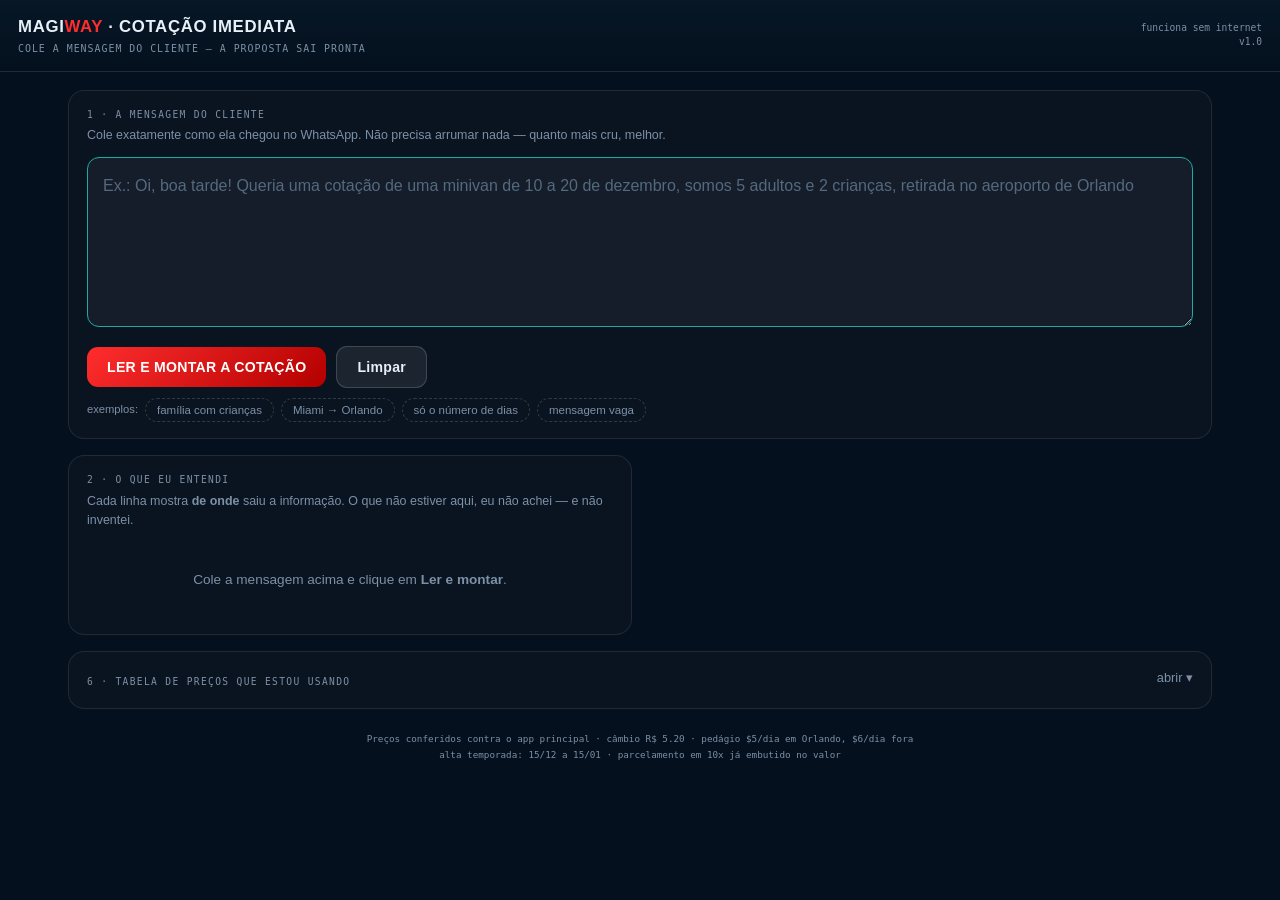
<file: cotacao-imediata.html>
<!doctype html>
<html lang="pt-BR">
<head>
<meta charset="utf-8">
<meta name="viewport" content="width=device-width,initial-scale=1,viewport-fit=cover">
<meta name="theme-color" content="#04101e">
<title>Cotação Imediata · Magiway</title>
<link rel="preconnect" href="https://fonts.googleapis.com">
<style>
/* ═══ Identidade visual herdada do app principal ═══ */
:root{
  --fire:#FF2D2D; --fireD:rgba(255,45,45,.12); --ice:#1FA9A6; --gold:#FFD11A;
  --green:#1AFF9D; --chalk:#E8F0F8; --chalk2:#B6C8DA; --chalk3:#7C90A6;
  --bg:#04101e; --card:#0a1420; --edge:rgba(255,255,255,.09); --edgeO:rgba(255,255,255,.16);
  --mono:'DM Mono',ui-monospace,'SF Mono',Menlo,Consolas,monospace;
}
*{box-sizing:border-box}
html,body{margin:0;padding:0}
body{background:var(--bg);color:var(--chalk);font:15px/1.6 -apple-system,BlinkMacSystemFont,'Segoe UI',Roboto,sans-serif;
  min-height:100vh;padding:0 0 40px}
a{color:var(--ice)}

.topo{position:sticky;top:0;z-index:20;background:linear-gradient(180deg,#071726,#04101e);
  border-bottom:1px solid var(--edge);padding:14px 18px;display:flex;align-items:center;gap:14px;flex-wrap:wrap}
.marca{font-weight:800;letter-spacing:.04em;font-size:1.05rem}
.marca i{color:var(--fire);font-style:normal}
.topo-sub{font-family:var(--mono);font-size:.62rem;letter-spacing:.1em;text-transform:uppercase;color:var(--chalk3)}
.topo-dir{margin-left:auto;font-family:var(--mono);font-size:.6rem;color:var(--chalk3);text-align:right;line-height:1.5}

.wrap{max-width:1180px;margin:0 auto;padding:18px}
.grid{display:grid;grid-template-columns:1fr 1fr;gap:16px;align-items:start}
@media(max-width:900px){ .grid{grid-template-columns:1fr} }

.cx{background:var(--card);border:1px solid var(--edge);border-radius:16px;padding:16px 18px;margin-bottom:16px}
.cx-t{font-family:var(--mono);font-size:.6rem;letter-spacing:.14em;text-transform:uppercase;
  color:var(--chalk3);margin-bottom:4px}
.cx-s{font-size:.78rem;color:var(--chalk3);margin-bottom:12px;line-height:1.55}

textarea{width:100%;min-height:170px;background:rgba(255,255,255,.04);border:1px solid var(--edgeO);
  border-radius:12px;color:var(--chalk);padding:14px 15px;font:inherit;font-size:1rem;line-height:1.7;
  resize:vertical;outline:none;transition:border-color .2s}
textarea:focus{border-color:var(--ice)}
textarea::placeholder{color:#55697e}

.btn{background:linear-gradient(135deg,var(--fire),#b30000);color:#fff;border:none;border-radius:11px;
  padding:12px 20px;font-weight:700;font-size:.88rem;cursor:pointer;letter-spacing:.02em}
.btn:hover{filter:brightness(1.12)}
.btn-g{background:rgba(255,255,255,.07);border:1px solid var(--edgeO);color:var(--chalk);font-weight:600}
.btn-ok{background:linear-gradient(135deg,#1AFF9D,#0d9c60);color:#04101e}
.linha-btn{display:flex;gap:10px;margin-top:12px;flex-wrap:wrap;align-items:center}

/* ── o que eu entendi ── */
.campo{display:flex;gap:11px;padding:9px 0;border-top:1px solid var(--edge);align-items:flex-start}
.campo:first-of-type{border-top:none}
.campo-n{font-family:var(--mono);font-size:.58rem;letter-spacing:.1em;text-transform:uppercase;
  color:var(--chalk3);min-width:92px;padding-top:3px;flex-shrink:0}
.campo-v{flex:1;min-width:0}
.campo-v b{color:#fff;font-size:1rem}
.prova{font-family:var(--mono);font-size:.62rem;color:var(--chalk3);margin-top:3px;line-height:1.5}
.prova em{color:var(--gold);font-style:normal}
.falta{border-left:3px solid var(--gold);background:rgba(255,209,26,.07);border-radius:0 9px 9px 0;
  padding:9px 12px;margin:8px 0}
.falta-t{color:var(--gold);font-weight:700;font-size:.85rem}
.falta-p{font-size:.78rem;color:var(--chalk2);margin-top:2px;line-height:1.55}
.aviso{border-left:3px solid var(--ice);background:rgba(31,169,166,.07);border-radius:0 9px 9px 0;
  padding:9px 12px;margin:8px 0;font-size:.8rem;line-height:1.6;color:var(--chalk2)}
.chip-rec{display:inline-block;font-family:var(--mono);font-size:.55rem;letter-spacing:.08em;
  text-transform:uppercase;background:rgba(31,169,166,.16);color:var(--ice);
  border:1px solid rgba(31,169,166,.4);border-radius:20px;padding:2px 8px;margin-left:7px;vertical-align:middle}

/* ── ajustes manuais ── */
.ajustes{display:grid;grid-template-columns:repeat(auto-fit,minmax(150px,1fr));gap:10px;margin-top:6px}
.aj label{display:block;font-family:var(--mono);font-size:.55rem;letter-spacing:.1em;text-transform:uppercase;
  color:var(--chalk3);margin-bottom:4px}
.aj input,.aj select{width:100%;background:rgba(255,255,255,.05);border:1px solid var(--edgeO);
  border-radius:9px;color:var(--chalk);padding:8px 10px;font:inherit;font-size:.86rem;outline:none;color-scheme:dark}
.aj input:focus,.aj select:focus{border-color:var(--ice)}
.extras{display:flex;gap:8px;flex-wrap:wrap;margin-top:10px}
.ex{font-size:.76rem;background:rgba(255,255,255,.05);border:1px solid var(--edgeO);border-radius:20px;
  padding:6px 12px;cursor:pointer;user-select:none;transition:all .15s}
.ex.on{background:rgba(26,255,157,.16);border-color:var(--green);color:var(--green)}

/* ── a cotação ── */
.tot{text-align:center;padding:16px 0 8px}
.tot-lbl{font-family:var(--mono);font-size:.58rem;letter-spacing:.14em;text-transform:uppercase;color:var(--chalk3)}
.tot-brl{font-family:var(--mono);font-size:clamp(2rem,7vw,2.9rem);font-weight:800;color:#fff;line-height:1.1;margin:4px 0}
.tot-usd{font-family:var(--mono);font-size:.9rem;color:var(--ice)}
.tot-parc{font-size:.82rem;color:var(--chalk2);margin-top:7px}
.tot-parc b{color:var(--green)}
.lin{display:flex;justify-content:space-between;gap:12px;padding:7px 0;border-top:1px solid var(--edge);font-size:.85rem}
.lin:first-child{border-top:none}
.lin span{color:var(--chalk2)}
.lin b{font-family:var(--mono);color:#fff;white-space:nowrap}
.lin.somatorio{border-top:1px solid var(--edgeO);margin-top:4px;padding-top:10px}
.lin.somatorio b{color:var(--gold);font-size:1rem}
.mini{font-size:.72rem;color:var(--chalk3);line-height:1.6;margin-top:10px}

/* ── mensagem pronta ── */
.msg{background:#0d1b2a;border:1px solid var(--edgeO);border-radius:12px;padding:15px 16px;
  white-space:pre-wrap;font-size:.92rem;line-height:1.75;color:#DCE8F4;max-height:460px;overflow:auto}
.vazio{color:var(--chalk3);font-size:.85rem;text-align:center;padding:26px 10px;line-height:1.7}
.ok-copia{color:var(--green);font-size:.78rem;font-family:var(--mono);opacity:0;transition:opacity .25s}
.ok-copia.on{opacity:1}
.exemplos{display:flex;gap:7px;flex-wrap:wrap;margin-top:10px}
.exemplos button{background:none;border:1px dashed var(--edgeO);color:var(--chalk3);border-radius:18px;
  padding:5px 11px;font-size:.72rem;cursor:pointer}
.exemplos button:hover{border-color:var(--ice);color:var(--ice)}

/* ── tabela de preços ── */
.tp{width:100%;border-collapse:collapse;margin-top:8px}
.tp th{font-family:var(--mono);font-size:.55rem;letter-spacing:.1em;text-transform:uppercase;
  color:var(--chalk3);text-align:left;padding:7px 8px;border-bottom:1px solid var(--edge);font-weight:400}
.tp td{padding:6px 8px;border-bottom:1px solid var(--edge);font-size:.86rem}
.tp input{width:84px;background:rgba(255,255,255,.05);border:1px solid var(--edgeO);border-radius:8px;
  color:var(--chalk);padding:6px 8px;font:inherit;font-size:.84rem;outline:none;text-align:right}
.tp input:focus{border-color:var(--ice)}
.tp tr.emdisputa td{background:rgba(255,209,26,.05)}
.tp .lug{font-family:var(--mono);font-size:.7rem;color:var(--chalk3)}
.disputa{border-left:3px solid var(--gold);background:rgba(255,209,26,.09);border-radius:0 10px 10px 0;
  padding:12px 14px;margin:10px 0;font-size:.84rem;line-height:1.68;color:var(--chalk2)}
.disputa b{color:var(--gold)}
.disputa table{margin:8px 0;border-collapse:collapse;font-size:.8rem}
.disputa td{padding:3px 12px 3px 0;color:var(--chalk2)}
.disputa td:last-child{font-family:var(--mono);color:#fff}
.rodape{text-align:center;font-family:var(--mono);font-size:.58rem;color:var(--chalk3);
  margin-top:22px;line-height:1.8}
</style>
</head>
<body>

<div class="topo">
  <div>
    <div class="marca">MAGI<i>WAY</i> · COTAÇÃO IMEDIATA</div>
    <div class="topo-sub">cole a mensagem do cliente — a proposta sai pronta</div>
  </div>
  <div class="topo-dir">
    funciona sem internet<br>
    <span id="rod-versao"></span>
  </div>
</div>

<div class="wrap">

  <div class="cx">
    <div class="cx-t">1 · A mensagem do cliente</div>
    <div class="cx-s">Cole exatamente como ela chegou no WhatsApp. Não precisa arrumar nada — quanto mais cru, melhor.</div>
    <textarea id="txt" placeholder="Ex.: Oi, boa tarde! Queria uma cotação de uma minivan de 10 a 20 de dezembro, somos 5 adultos e 2 crianças, retirada no aeroporto de Orlando"></textarea>
    <div class="linha-btn">
      <button class="btn" onclick="rodar()">LER E MONTAR A COTAÇÃO</button>
      <button class="btn btn-g" onclick="limpar()">Limpar</button>
      <span class="ok-copia" id="lido">✓ lido</span>
    </div>
    <div class="exemplos">
      <span style="font-size:.7rem;color:var(--chalk3);align-self:center">exemplos:</span>
      <button onclick="exemplo(0)">família com crianças</button>
      <button onclick="exemplo(1)">Miami → Orlando</button>
      <button onclick="exemplo(2)">só o número de dias</button>
      <button onclick="exemplo(3)">mensagem vaga</button>
    </div>
  </div>

  <div class="grid">
    <div>
      <div class="cx">
        <div class="cx-t">2 · O que eu entendi</div>
        <div class="cx-s">Cada linha mostra <b>de onde</b> saiu a informação. O que não estiver aqui, eu não achei — e não inventei.</div>
        <div id="entendi"><div class="vazio">Cole a mensagem acima e clique em <b>Ler e montar</b>.</div></div>
      </div>
      <div class="cx" id="cx-ajustes" style="display:none">
        <div class="cx-t">3 · Ajuste o que faltou ou o que eu errei</div>
        <div class="cx-s">Mudou aqui, a cotação recalcula na hora.</div>
        <div class="ajustes">
          <div class="aj"><label>Retirada</label><input type="date" id="aj-din" onchange="recalc()"></div>
          <div class="aj"><label>Devolução</label><input type="date" id="aj-dout" onchange="recalc()"></div>
          <div class="aj"><label>Categoria</label><select id="aj-cat" onchange="recalc()"></select></div>
          <div class="aj"><label>Pessoas</label><input type="number" id="aj-pax" min="1" max="15" onchange="recalc()"></div>
          <div class="aj"><label>Retira em</label><select id="aj-lr" onchange="recalc()"></select></div>
          <div class="aj"><label>Devolve em</label><select id="aj-ld" onchange="recalc()"></select></div>
          <div class="aj"><label>Desconto US$</label><input type="number" id="aj-desc" min="0" step="1" value="0" onchange="recalc()"></div>
          <div class="aj"><label>Cliente</label><input type="text" id="aj-nome" placeholder="nome" onchange="recalc()"></div>
        </div>
        <div class="extras" id="aj-extras"></div>
      </div>
    </div>

    <div>
      <div class="cx" id="cx-cot" style="display:none">
        <div class="cx-t">4 · A cotação</div>
        <div id="cot"></div>
      </div>
      <div class="cx" id="cx-msg" style="display:none">
        <div class="cx-t">5 · Mensagem pronta para enviar</div>
        <div class="cx-s">Escrita na ordem do método: o que está incluso <b>antes</b> do preço.</div>
        <div class="msg" id="msg"></div>
        <div class="linha-btn">
          <button class="btn btn-ok" onclick="copiar()">COPIAR MENSAGEM</button>
          <button class="btn btn-g" onclick="abrirWhats()">Abrir no WhatsApp</button>
          <span class="ok-copia" id="copiado">✓ copiado</span>
        </div>
      </div>
    </div>
  </div>

  <details class="cx" id="cx-precos">
    <summary style="cursor:pointer;list-style:none">
      <span class="cx-t" style="display:inline">6 · Tabela de preços que estou usando</span>
      <span style="float:right;color:var(--chalk3);font-size:.8rem">abrir ▾</span>
    </summary>
    <div class="cx-s" style="margin-top:10px">Editável. Fica salva neste navegador e vale para todas as próximas cotações.</div>
    <div id="aviso-disputa"></div>
    <div id="tabela-precos"></div>
    <div class="linha-btn">
      <div class="aj" style="max-width:180px"><label>Câmbio R$</label>
        <input type="number" id="aj-cambio" step="0.01" min="0.01" onchange="mudarCambio(this.value)"></div>
      <span class="ok-copia" id="salvo">✓ salvo</span>
    </div>
  </details>

  <div class="rodape" id="rodape"></div>
</div>

<script>
/* ═══════════════════════════════════════════════════════════════════
   LEITOR — transforma a mensagem do cliente em dados de cotação
   ───────────────────────────────────────────────────────────────────
   Regra que vale para o arquivo inteiro: NUNCA INVENTAR. Cada campo
   extraído guarda o pedaço exato do texto que o produziu, e o que não
   foi encontrado sai marcado como falta — não com um palpite bonito.

   O motivo é prático, não filosófico: uma cotação errada enviada ao
   cliente custa mais do que uma cotação que demorou dez segundos a
   mais para ser conferida. O agente acelera a digitação; quem decide
   continua sendo o vendedor.
   ═══════════════════════════════════════════════════════════════════ */
(function(raiz){
'use strict';

var MESES={janeiro:1,jan:1,fevereiro:2,fev:2,marco:3,mar:3,abril:4,abr:4,maio:5,mai:5,
  junho:6,jun:6,julho:7,jul:7,agosto:8,ago:8,setembro:9,set:9,sete:9,
  outubro:10,out:10,novembro:11,nov:11,dezembro:12,dez:12};

function limpa(s){
  return String(s||'').toLowerCase()
    .normalize('NFD').replace(/[̀-ͯ]/g,'');   /* tira acento */
}
function so2(n){ return n<10?('0'+n):String(n); }
function iso(a,m,d){ return a+'-'+so2(m)+'-'+so2(d); }

/* ── o ano que faz sentido ──────────────────────────────────────────
   O cliente quase nunca escreve o ano. "10 a 20 de dezembro" em
   setembro é dezembro DESTE ano; em janeiro é dezembro do ano passado?
   Não — é do ano corrente também, porque ninguém cota viagem no
   passado. A regra: usa o ano corrente; se a data já passou, joga para
   o ano seguinte. */
function anoProvavel(mes, dia, hoje){
  var h=hoje||new Date();
  var a=h.getFullYear();
  var alvo=new Date(a, mes-1, dia, 12);
  var hj=new Date(h.getFullYear(), h.getMonth(), h.getDate(), 12);
  if(alvo<hj) a+=1;
  return a;
}

/* ── datas ──────────────────────────────────────────────────────────
   Formas que aparecem de verdade no WhatsApp, em ordem de prioridade.
   A primeira que casar com DUAS datas ganha; texto de viagem quase
   sempre traz ida e volta na mesma frase. */
function acharDatas(txt, hoje){
  var t=limpa(txt), achados=[];

  function push(a,m,d,trecho){
    if(!(m>=1&&m<=12)||!(d>=1&&d<=31)) return;
    achados.push({iso:iso(a,m,d), trecho:trecho});
  }

  /* 1) "de 10/12 a 20/12"  ·  "10/12/2026 até 20/12/2026"  ·  "10-12 a 20-12" */
  var re1=/(\d{1,2})[\/\-.](\d{1,2})(?:[\/\-.](\d{2,4}))?/g, m1;
  var crus=[];
  while((m1=re1.exec(t))!==null){
    var dd=+m1[1], mm=+m1[2], aa=m1[3]?+m1[3]:null;
    if(aa!=null && aa<100) aa+=2000;
    if(mm>=1&&mm<=12&&dd>=1&&dd<=31) crus.push({d:dd,m:mm,a:aa,trecho:m1[0]});
  }
  if(crus.length>=1){
    crus.forEach(function(c){ push(c.a||anoProvavel(c.m,c.d,hoje), c.m, c.d, c.trecho); });
    if(achados.length>=2) return ajusta(achados, hoje);
  }

  /* 2) "10 a 20 de dezembro"  ·  "do dia 10 ao dia 20 de dezembro"
        — dois dias compartilhando um mês só */
  var re2=/(\d{1,2})\s*(?:a|ate|até|ao|\-|e)\s*(?:o\s*)?(?:dia\s*)?(\d{1,2})\s*(?:de\s*)?([a-z]{3,9})/g, m2;
  while((m2=re2.exec(t))!==null){
    var mes=MESES[m2[3]];
    if(!mes) continue;
    var d1=+m2[1], d2=+m2[2];
    var a1=anoProvavel(mes,d1,hoje);
    push(a1, mes, d1, m2[0]);
    /* d2 menor que d1 com o mesmo mês = virou o mês; mas aqui o mês é
       declarado uma vez só, então d2<d1 significa mês seguinte */
    if(d2<d1){ var mm2=mes===12?1:mes+1, aa2=mes===12?a1+1:a1; push(aa2,mm2,d2,m2[0]); }
    else push(a1, mes, d2, m2[0]);
    if(achados.length>=2) return ajusta(achados, hoje);
  }

  /* 3) "20 de dezembro a 5 de janeiro" — cada data com o seu mês */
  var re3=/(\d{1,2})\s*de\s*([a-z]{3,9})/g, m3;
  while((m3=re3.exec(t))!==null){
    var ms=MESES[m3[2]];
    if(!ms) continue;
    push(anoProvavel(ms,+m3[1],hoje), ms, +m3[1], m3[0]);
  }
  return ajusta(achados, hoje);
}

/* Ordena, tira repetição e conserta a virada de ano: se a volta ficou
   antes da ida, a volta é do ano seguinte. */
function ajusta(lista, hoje){
  var vistos={}, out=[];
  lista.forEach(function(x){ if(!vistos[x.iso]){ vistos[x.iso]=1; out.push(x); } });
  if(out.length>=2){
    var a=out[0], b=out[1];
    if(b.iso<a.iso){
      var p=b.iso.split('-');
      b={iso:iso(+p[0]+1,+p[1],+p[2]), trecho:b.trecho};
      out[1]=b;
    }
  }
  return out;
}

/* ── quantas diárias, quando só o número de dias é dito ───────────── */
function acharDias(txt){
  var t=limpa(txt);
  var m=t.match(/(\d{1,2})\s*(?:diarias?|dias?|noites?)/);
  if(m) return {n:+m[1], trecho:m[0]};
  return null;
}

/* ── pessoas ────────────────────────────────────────────────────────
   Adultos e crianças entram separados porque mudam coisas diferentes:
   o total decide a categoria, as crianças sugerem cadeirinha. */
function acharPessoas(txt){
  var t=limpa(txt), r={adultos:null, criancas:null, total:null, trecho:''};
  var mA=t.match(/(\d{1,2})\s*adultos?/);
  var mC=t.match(/(\d{1,2})\s*(?:criancas?|filhos?|bebes?)/);
  if(mA){ r.adultos=+mA[1]; r.trecho=mA[0]; }
  if(mC){ r.criancas=+mC[1]; r.trecho=(r.trecho?r.trecho+' + ':'')+mC[0]; }
  if(r.adultos!=null||r.criancas!=null){
    r.total=(r.adultos||0)+(r.criancas||0);
    return r;
  }
  /* "somos 5", "em 6 pessoas", "nós 4", "5 pax" */
  var mT=t.match(/(?:somos|sao|seremos|em|no?s|para|pra)\s*(\d{1,2})\s*(?:pessoas?|pax)?/)
       || t.match(/(\d{1,2})\s*(?:pessoas?|pax)/);
  if(mT && +mT[1]>=1 && +mT[1]<=15){ r.total=+mT[1]; r.trecho=mT[0]; return r; }
  return null;
}

/* ── categoria ──────────────────────────────────────────────────────
   Só reconhece o que o cliente REALMENTE nomeou. Quando ele não diz,
   quem recomenda é a regra de ocupantes, e a tela diz que foi
   recomendação — não pedido. */
var CATS=[
  {nome:'MINIVAN 15L', re:/minivan\s*(?:de\s*)?15|15\s*lugares|van\s*15/},
  {nome:'Van 12L',     re:/van\s*(?:de\s*)?12|12\s*lugares|\bvan\b(?!.*minivan)/},
  {nome:'Minivan 8L',  re:/minivan\s*(?:de\s*)?8|8\s*lugares/},
  {nome:'Minivan 7L',  re:/minivan|monovolume|7\s*lugares/},
  {nome:'SUV Premium', re:/suv\s*premium|premium/},
  {nome:'Mustang',     re:/mustang|conversivel/},
  {nome:'SUV',         re:/\bsuv\b/},
  {nome:'Sedan',       re:/sedan|carro\s*pequeno|economico|compacto/}
];
function acharCategoria(txt){
  var t=limpa(txt);
  for(var i=0;i<CATS.length;i++){
    var m=t.match(CATS[i].re);
    if(m) return {nome:CATS[i].nome, trecho:m[0], pedida:true};
  }
  return null;
}
/* Recomendação por ocupantes — a mesma lógica que o vendedor usa:
   com mala, SUV não comporta 5. */
function recomendarPorPessoas(n){
  if(n==null) return null;
  if(n<=4)  return {nome:'SUV',         motivo:'até 4 pessoas com bagagem'};
  if(n<=6)  return {nome:'Minivan 7L',  motivo:n+' pessoas com mala não cabem num SUV'};
  if(n<=7)  return {nome:'Minivan 8L',  motivo:n+' pessoas — a de 8 lugares deixa espaço para bagagem'};
  if(n<=11) return {nome:'Van 12L',     motivo:n+' pessoas exigem van'};
  return {nome:'MINIVAN 15L', motivo:n+' pessoas — só a de 15 lugares comporta'};
}

/* ── locais ─────────────────────────────────────────────────────────
   O nome que aparece é o do _CFG do app principal, para os dois
   falarem a mesma língua. */
var LOCS=[
  {cod:'MIA',  nome:'Miami (MIA)',         re:/\bmia\b|miami/},
  {cod:'FLL',  nome:'Fort Lauderdale (FLL)', re:/\bfll\b|fort\s*lauderdale/},
  {cod:'TPA',  nome:'Tampa (TPA)',         re:/\btpa\b|tampa/},
  {cod:'SFB',  nome:'Sanford (SFB)',       re:/\bsfb\b|sanford/},
  {cod:'HTLO', nome:'Endereço em Orlando', re:/hotel|resort|casa|airbnb|endereco/},
  {cod:'MCO',  nome:'MCO Orlando',         re:/\bmco\b|orlando|aeroporto/}
];
function acharLocais(txt){
  var t=limpa(txt), achados=[];
  LOCS.forEach(function(l){
    var m=l.re.exec(t); l.re.lastIndex=0;
    if(m) achados.push({cod:l.cod, nome:l.nome, trecho:m[0], ini:m.index, fim:m.index+m[0].length});
  });
  achados.sort(function(a,b){ return a.ini-b.ini; });

  /* "hotel em Orlando" casa com HOTEL e com ORLANDO, e virava retirada
     num lugar e devolução no outro — sendo a mesma frase. Quando dois
     achados estão colados (menos de 14 caracteres entre eles), são o
     mesmo lugar dito de dois jeitos: fica o mais específico, que é o
     que aparece primeiro na lista LOCS. */
  var out=[];
  achados.forEach(function(a){
    var colado=out.some(function(b){ return Math.abs(a.ini-b.fim)<14 || Math.abs(b.ini-a.fim)<14; });
    if(!colado) out.push(a);
  });
  return out;
}

/* ── telefone e nome ────────────────────────────────────────────────
   Nome só sai quando a pessoa se apresenta. Deduzir nome de saudação
   dá errado e o erro aparece no topo da proposta. */
function acharTelefone(txt){
  var m=String(txt||'').match(/(?:\+?55\s*)?\(?\d{2}\)?\s*9?\d{4}[\s\-.]?\d{4}/);
  return m?m[0].trim():null;
}
function acharNome(txt){
  var m=String(txt||'').match(/(?:meu nome e|meu nome é|me chamo|aqui e o|aqui é o|aqui e a|aqui é a|sou o|sou a)\s+([A-Za-zÀ-ú]+(?:\s+[A-Za-zÀ-ú]+)?)/i);
  return m?m[1].trim():null;
}

/* ── o leitor ───────────────────────────────────────────────────────
   Devolve SEMPRE a mesma forma: o que achou, com a prova, e o que
   faltou, nomeado. A tela não precisa adivinhar nada. */
function ler(txt, hoje){
  var r={ achou:{}, provas:{}, faltou:[], avisos:[] };

  var datas=acharDatas(txt, hoje);
  var dias=acharDias(txt);

  if(datas.length>=2){
    r.achou.din=datas[0].iso; r.provas.din=datas[0].trecho;
    r.achou.dout=datas[1].iso; r.provas.dout=datas[1].trecho;
  } else if(datas.length===1 && dias){
    r.achou.din=datas[0].iso; r.provas.din=datas[0].trecho;
    var p=datas[0].iso.split('-');
    var d=new Date(+p[0],+p[1]-1,+p[2],12); d.setDate(d.getDate()+dias.n);
    r.achou.dout=iso(d.getFullYear(),d.getMonth()+1,d.getDate());
    r.provas.dout=dias.trecho+' a partir de '+datas[0].trecho;
  } else if(datas.length===1){
    r.achou.din=datas[0].iso; r.provas.din=datas[0].trecho;
    r.faltou.push({campo:'dout', o:'data de devolução',
      porque:'só uma data foi encontrada e o cliente não disse quantos dias'});
  } else if(dias){
    r.avisos.push('O cliente falou em '+dias.n+' diária(s) mas não deu a data de retirada.');
    r.faltou.push({campo:'din', o:'data de retirada', porque:'nenhuma data no texto'});
    r.faltou.push({campo:'dout', o:'data de devolução', porque:'depende da retirada'});
  } else {
    r.faltou.push({campo:'din', o:'data de retirada', porque:'nenhuma data no texto'});
    r.faltou.push({campo:'dout', o:'data de devolução', porque:'nenhuma data no texto'});
  }

  var pes=acharPessoas(txt);
  if(pes){
    r.achou.pessoas=pes.total; r.provas.pessoas=pes.trecho;
    if(pes.adultos!=null) r.achou.adultos=pes.adultos;
    if(pes.criancas!=null){
      r.achou.criancas=pes.criancas;
      r.avisos.push('Tem '+pes.criancas+' criança(s): pergunte a idade — cadeirinha é exigida por lei na Flórida.');
    }
  } else {
    r.faltou.push({campo:'pessoas', o:'quantas pessoas',
      porque:'sem isso não dá para recomendar a categoria com segurança'});
  }

  var cat=acharCategoria(txt);
  if(cat){ r.achou.cat=cat.nome; r.provas.cat=cat.trecho; r.achou.catPedida=true; }
  else{
    var rec=recomendarPorPessoas(pes?pes.total:null);
    if(rec){ r.achou.cat=rec.nome; r.provas.cat='recomendação: '+rec.motivo; r.achou.catPedida=false; }
    else r.faltou.push({campo:'cat', o:'categoria do carro',
      porque:'o cliente não disse e não há número de pessoas para recomendar'});
  }

  var locs=acharLocais(txt);
  if(locs.length>=2){
    r.achou.locRet=locs[0].cod; r.provas.locRet=locs[0].trecho;
    r.achou.locDev=locs[1].cod; r.provas.locDev=locs[1].trecho;
  } else if(locs.length===1){
    r.achou.locRet=locs[0].cod; r.provas.locRet=locs[0].trecho;
    r.achou.locDev=locs[0].cod; r.provas.locDev='mesmo local (não foi dito outro)';
  } else {
    r.achou.locRet='MCO'; r.achou.locDev='MCO';
    r.provas.locRet='padrão: aeroporto de Orlando';
    r.provas.locDev='padrão: aeroporto de Orlando';
    r.avisos.push('Nenhum local no texto — assumi MCO (Orlando) nos dois. Confirme antes de enviar.');
  }

  var tel=acharTelefone(txt); if(tel){ r.achou.tel=tel; r.provas.tel=tel; }
  var nome=acharNome(txt);    if(nome){ r.achou.nome=nome; r.provas.nome=nome; }

  return r;
}

raiz.MGW_LEITOR={ ler:ler, acharDatas:acharDatas, acharPessoas:acharPessoas,
  acharCategoria:acharCategoria, acharLocais:acharLocais, recomendarPorPessoas:recomendarPorPessoas,
  anoProvavel:anoProvavel };

})(typeof module!=='undefined'&&module.exports?module.exports:(typeof window!=='undefined'?window:this));

</script>
<script>
/* ═══════════════════════════════════════════════════════════════════
   PREÇO — a mesma conta do app principal, número por número
   ───────────────────────────────────────────────────────────────────
   Os valores abaixo foram copiados do gs_cfg_v1 do app. Se lá mudar,
   aqui tem de mudar junto: duas tabelas de preço divergentes é o
   defeito mais caro que este arquivo pode ter, porque a cotação sai
   certa na tela e errada no contrato.

   A conta, na ordem em que o app faz:
     diárias  = dias de alta × preço alta + dias de baixa × preço baixa
     base     = diárias + retirada + devolução + extras + pedágio×dias
     subtotal = base ÷ (1 − juros de 10x)   ← o 10x já vem embutido
     total    = subtotal − desconto
   ═══════════════════════════════════════════════════════════════════ */
(function(raiz){
'use strict';

var CFG={
  cambio:5.2,
  pedagioOrlando:5,      /* por diária, quando retirada E devolução são em Orlando */
  pedagioOutros:6,       /* por diária, qualquer outra combinação */
  juros10x:0.0988,       /* o app embute o parcelamento em 10x no valor de tabela */
  temporada:{ iniMes:12, iniDia:15, fimMes:1, fimDia:15 },
  /* Alta temporada da minivan: US$159 — confirmado pelo Luciano em
     23/09/2026, em dólar. Havia três números circulando (129 no padrão do
     app, 159 no rótulo, 149 numa foto antiga da tabela) e o app principal
     chegou a exibir 159 e cobrar 129. Os dois apps foram corrigidos na
     mesma data e conferidos um contra o outro.
     A tabela continua editável na própria tela e salva neste navegador:
     preço é do dono do negócio, não do programa. */
  cats:[
    {nome:'Sedan',       baixa:65,  alta:89,  lugares:4},
    {nome:'SUV',         baixa:69,  alta:99,  lugares:4},
    {nome:'Minivan 7L',  baixa:79,  alta:159, lugares:6},
    {nome:'Minivan 8L',  baixa:79,  alta:159, lugares:7},
    {nome:'Mustang',     baixa:199, alta:199, lugares:2},
    {nome:'Van 12L',     baixa:129, alta:199, lugares:11},
    {nome:'SUV Premium', baixa:199, alta:199, lugares:5},
    {nome:'MINIVAN 15L', baixa:140, alta:140, lugares:14}
  ],
  locs:[
    {cod:'BASE', nome:'Base Magiway',          taxa:0,   orlando:true},
    {cod:'MCO',  nome:'MCO Orlando',           taxa:0,   orlando:true},
    {cod:'MIA',  nome:'Miami (MIA)',           taxa:100, orlando:false},
    {cod:'FLL',  nome:'Fort Lauderdale (FLL)', taxa:100, orlando:false},
    {cod:'TPA',  nome:'Tampa (TPA)',           taxa:100, orlando:false},
    {cod:'SFB',  nome:'Sanford (SFB)',         taxa:100, orlando:false},
    {cod:'HTLO', nome:'Endereço em Orlando',   taxa:50,  orlando:true},
    {cod:'HTLM', nome:'Endereço em Miami',     taxa:150, orlando:false}
  ],
  extras:[
    {id:'cad', nome:'Cadeirinha infantil', taxa:30},
    {id:'con', nome:'Condutor adicional',  taxa:30},
    {id:'tan', nome:'Tanque de combustível', taxa:80},
    {id:'car', nome:'Carrinho de bebê',    taxa:120}
  ]
};

function cat(nome){ return CFG.cats.find(function(c){ return c.nome===nome; })||null; }
function loc(cod){  return CFG.locs.find(function(l){ return l.cod===cod;  })||CFG.locs[1]; }

/* Alta temporada: 15/12 a 15/01, virando o ano. */
function ehAlta(isoDia){
  if(!isoDia) return false;
  var p=isoDia.split('-'), m=+p[1], d=+p[2];
  var md=m*100+d, ini=CFG.temporada.iniMes*100+CFG.temporada.iniDia,
      fim=CFG.temporada.fimMes*100+CFG.temporada.fimDia;
  return (ini<=fim) ? (md>=ini&&md<=fim) : (md>=ini||md<=fim);
}

function diasEntre(din,dout){
  if(!din||!dout) return 0;
  var a=new Date(din+'T10:00:00'), b=new Date(dout+'T10:00:00');
  var n=(b-a)/86400000;
  return n>0?Math.ceil(n):0;
}

/* Conta quantas diárias caem em alta e quantas em baixa — o preço de
   uma viagem que atravessa o Natal não é nem um nem outro. */
function mixTemporada(din, dias){
  var alta=0, baixa=0, p=(din||'').split('-');
  if(!din){ return {alta:0, baixa:dias}; }
  var d=new Date(+p[0], +p[1]-1, +p[2], 12);
  for(var i=0;i<dias;i++){
    var x=new Date(d); x.setDate(x.getDate()+i);
    var s=x.getFullYear()+'-'+('0'+(x.getMonth()+1)).slice(-2)+'-'+('0'+x.getDate()).slice(-2);
    if(ehAlta(s)) alta++; else baixa++;
  }
  return {alta:alta, baixa:baixa};
}

function calcular(o){
  var c=cat(o.cat);
  var dias=diasEntre(o.din,o.dout);
  if(!c||dias<1) return {ok:false, motivo:!c?'categoria não reconhecida':'datas inválidas ou período de zero dia'};

  var mix=mixTemporada(o.din, dias);
  var diarias=mix.alta*c.alta + mix.baixa*c.baixa;

  var lr=loc(o.locRet||'MCO'), ld=loc(o.locDev||'MCO');
  var taxaLocais=lr.taxa+ld.taxa;

  var emOrlando=lr.orlando&&ld.orlando;
  var pedDia=emOrlando?CFG.pedagioOrlando:CFG.pedagioOutros;
  var pedagio=pedDia*dias;

  var extras=0, listaExtras=[];
  (o.extras||[]).forEach(function(id){
    var e=CFG.extras.find(function(x){ return x.id===id; });
    if(e){ extras+=e.taxa; listaExtras.push(e); }
  });

  var base=diarias+taxaLocais+extras+pedagio;
  var subtotal=base/(1-CFG.juros10x);           /* 10x já embutido */
  var desconto=Math.max(0, Math.min(+o.desconto||0, subtotal));
  var total=subtotal-desconto;

  return {
    ok:true, dias:dias, mix:mix, cat:c,
    diarias:diarias, precoAlta:c.alta, precoBaixa:c.baixa,
    locRet:lr, locDev:ld, taxaLocais:taxaLocais,
    pedDia:pedDia, pedagio:pedagio, emOrlando:emOrlando,
    extras:extras, listaExtras:listaExtras,
    base:base, subtotal:subtotal, desconto:desconto, total:total,
    diariaMedia: dias>0?(total/dias):0,
    totalBRL: total*CFG.cambio,
    parcela10x: total/10,
    cambio:CFG.cambio
  };
}

/* ── a tabela é editável e fica guardada neste navegador ────────────
   Preço é do dono do negócio, não do programa. Enquanto os três valores
   não forem reconciliados, quem decide qual vale é quem está vendendo —
   e a decisão precisa sobreviver ao fechar a aba. */
var CHAVE='mgw_agente_precos_v1';
function carregarPrecos(){
  try{
    var g=JSON.parse(localStorage.getItem(CHAVE)||'null');
    if(g&&g.cats) CFG.cats.forEach(function(c){
      var s=g.cats[c.nome];
      if(s){ if(s.baixa>0)c.baixa=s.baixa; if(s.alta>0)c.alta=s.alta; }
    });
    if(g&&g.cambio>0) CFG.cambio=g.cambio;
  }catch(e){}
}
function salvarPrecos(){
  try{
    var m={};
    CFG.cats.forEach(function(c){ m[c.nome]={baixa:c.baixa, alta:c.alta}; });
    localStorage.setItem(CHAVE, JSON.stringify({cats:m, cambio:CFG.cambio}));
  }catch(e){}
}
function definir(nome, campo, valor){
  var c=cat(nome); if(!c) return false;
  var v=parseFloat(valor);
  if(!(v>0)) return false;
  c[campo]=v; salvarPrecos(); return true;
}
function definirCambio(v){
  v=parseFloat(v); if(!(v>0&&v<100)) return false;
  CFG.cambio=v; salvarPrecos(); return true;
}
carregarPrecos();

raiz.MGW_PRECO={ calcular:calcular, CFG:CFG, ehAlta:ehAlta, diasEntre:diasEntre,
  mixTemporada:mixTemporada, cat:cat, loc:loc,
  definir:definir, definirCambio:definirCambio, salvarPrecos:salvarPrecos };
})(typeof module!=='undefined'&&module.exports?module.exports:(typeof window!=='undefined'?window:this));

</script>
<script>
/* ═══════════════════════════════════════════════════════════════════
   A TELA — liga o leitor ao motor de preço
   ───────────────────────────────────────────────────────────────────
   Estado único: EST guarda o que o leitor achou e o que o vendedor
   ajustou por cima. Os ajustes SEMPRE vencem a leitura — quem está
   olhando o cliente sabe mais que o texto.
   ═══════════════════════════════════════════════════════════════════ */
'use strict';
var L=window.MGW_LEITOR, P=window.MGW_PRECO;
var EST=null;
var VERSAO='1.0';

var EXEMPLOS=[
 'Oi, boa tarde! Queria uma cotação de uma minivan de 10 a 20 de dezembro, somos 5 adultos e 2 crianças, retirada no aeroporto de Orlando',
 'Bom dia, meu nome é Ricardo. Vamos em 6 pessoas, do dia 3 ao dia 14 de julho, pegando em Miami e devolvendo em Orlando. Meu whats é 11 98888-7777',
 'oi quero alugar por 10 dias a partir de 15/03, somos 4',
 'Oi! Vocês alugam carro em Orlando? Quanto custa?'
];
function exemplo(i){ document.getElementById('txt').value=EXEMPLOS[i]; rodar(); }
function limpar(){ document.getElementById('txt').value='';
  ['cx-ajustes','cx-cot','cx-msg'].forEach(function(id){ document.getElementById(id).style.display='none'; });
  document.getElementById('entendi').innerHTML='<div class="vazio">Cole a mensagem acima e clique em <b>Ler e montar</b>.</div>';
  EST=null; document.getElementById('txt').focus();
}
function esc(v){ return String(v==null?'':v).replace(/&/g,'&amp;').replace(/</g,'&lt;').replace(/>/g,'&gt;'); }
function fmtBR(iso){ if(!iso) return '—'; var p=iso.split('-'); return p[2]+'/'+p[1]+'/'+p[0]; }
function fU(v){ return 'US$ '+(+v||0).toLocaleString('en-US',{minimumFractionDigits:2,maximumFractionDigits:2}); }
function fR(v){ return 'R$ '+(+v||0).toLocaleString('pt-BR',{minimumFractionDigits:2,maximumFractionDigits:2}); }

/* ── preenche os seletores uma vez ── */
(function montarSeletores(){
  var c=document.getElementById('aj-cat');
  c.innerHTML='<option value="">—</option>'+P.CFG.cats.map(function(x){
    return '<option value="'+esc(x.nome)+'">'+esc(x.nome)+' · $'+x.baixa+'/dia (baixa)</option>'; }).join('');
  ['aj-lr','aj-ld'].forEach(function(id){
    document.getElementById(id).innerHTML=P.CFG.locs.map(function(l){
      return '<option value="'+l.cod+'">'+esc(l.nome)+(l.taxa?(' — $'+l.taxa):' — grátis')+'</option>'; }).join('');
  });
  document.getElementById('aj-extras').innerHTML=P.CFG.extras.map(function(e){
    return '<div class="ex" data-id="'+e.id+'" onclick="togExtra(this)">'+esc(e.nome)+' · $'+e.taxa+'</div>'; }).join('');
  document.getElementById('rod-versao').textContent='v'+VERSAO;
  document.getElementById('rodape').innerHTML=
    'Preços conferidos contra o app principal · câmbio R$ '+P.CFG.cambio.toFixed(2)
    +' · pedágio $'+P.CFG.pedagioOrlando+'/dia em Orlando, $'+P.CFG.pedagioOutros+'/dia fora'
    +'<br>alta temporada: 15/12 a 15/01 · parcelamento em 10x já embutido no valor';
})();
function togExtra(el){ el.classList.toggle('on'); recalc(); }
function extrasAtivos(){
  return Array.prototype.slice.call(document.querySelectorAll('#aj-extras .ex.on'))
    .map(function(e){ return e.getAttribute('data-id'); });
}

/* ── 1. ler ── */
function rodar(){
  var t=document.getElementById('txt').value;
  if(!t.trim()){ limpar(); return; }
  EST=L.ler(t);
  var a=EST.achou;
  document.getElementById('aj-din').value=a.din||'';
  document.getElementById('aj-dout').value=a.dout||'';
  document.getElementById('aj-cat').value=a.cat||'';
  document.getElementById('aj-pax').value=a.pessoas||'';
  document.getElementById('aj-lr').value=a.locRet||'MCO';
  document.getElementById('aj-ld').value=a.locDev||'MCO';
  document.getElementById('aj-nome').value=a.nome||'';
  /* criança no texto liga a cadeirinha sozinha — é exigência legal na
     Flórida, e esquecer disso é problema no balcão, não na proposta */
  if(a.criancas>0){
    var cad=document.querySelector('#aj-extras .ex[data-id="cad"]');
    if(cad) cad.classList.add('on');
  }
  document.getElementById('cx-ajustes').style.display='';
  var l=document.getElementById('lido'); l.classList.add('on'); setTimeout(function(){ l.classList.remove('on'); },1400);
  desenharEntendi();
  recalc();
}

/* ── 2. mostrar o que entendeu, com a prova ── */
function desenharEntendi(){
  var a=EST.achou, pv=EST.provas, H=[];
  function linha(rot, val, prova){
    if(val==null||val==='') return;
    H.push('<div class="campo"><div class="campo-n">'+rot+'</div><div class="campo-v">'
      +'<b>'+val+'</b>'+(prova?('<div class="prova">no texto: <em>“'+esc(prova)+'”</em></div>'):'')
      +'</div></div>');
  }
  if(a.nome) linha('Cliente', esc(a.nome), pv.nome);
  if(a.tel)  linha('Telefone', esc(a.tel), pv.tel);
  if(a.din)  linha('Retirada', fmtBR(a.din), pv.din);
  if(a.dout) linha('Devolução', fmtBR(a.dout), pv.dout);
  if(a.din&&a.dout){
    var d=P.diasEntre(a.din,a.dout);
    var mx=P.mixTemporada(a.din,d);
    linha('Período', d+' diária(s)',
      mx.alta>0?(mx.alta+' em alta temporada e '+mx.baixa+' em baixa'):'todas em baixa temporada');
  }
  if(a.pessoas!=null){
    var det=[];
    if(a.adultos!=null) det.push(a.adultos+' adulto(s)');
    if(a.criancas!=null) det.push(a.criancas+' criança(s)');
    linha('Pessoas', a.pessoas+(det.length?(' — '+det.join(' e ')):''), pv.pessoas);
  }
  if(a.cat){
    var marca=a.catPedida?'':'<span class="chip-rec">recomendação minha</span>';
    H.push('<div class="campo"><div class="campo-n">Categoria</div><div class="campo-v">'
      +'<b>'+esc(a.cat)+'</b>'+marca
      +'<div class="prova">'+(a.catPedida?('no texto: <em>“'+esc(pv.cat)+'”</em>')
        :('o cliente não pediu categoria — '+esc(pv.cat)))+'</div></div></div>');
  }
  if(a.locRet) linha('Retira em', esc(P.loc(a.locRet).nome), pv.locRet);
  if(a.locDev) linha('Devolve em', esc(P.loc(a.locDev).nome), pv.locDev);

  (EST.faltou||[]).forEach(function(f){
    H.push('<div class="falta"><div class="falta-t">Não achei: '+esc(f.o)+'</div>'
      +'<div class="falta-p">'+esc(f.porque)+' — preencha no passo 3 ou pergunte ao cliente.</div></div>');
  });
  (EST.avisos||[]).forEach(function(av){
    H.push('<div class="aviso">'+esc(av)+'</div>');
  });
  document.getElementById('entendi').innerHTML=H.join('')||'<div class="vazio">Não consegui extrair nada dessa mensagem.</div>';
}

/* ── 3. calcular ── */
function recalc(){
  var o={
    din:document.getElementById('aj-din').value,
    dout:document.getElementById('aj-dout').value,
    cat:document.getElementById('aj-cat').value,
    locRet:document.getElementById('aj-lr').value,
    locDev:document.getElementById('aj-ld').value,
    desconto:+document.getElementById('aj-desc').value||0,
    extras:extrasAtivos()
  };
  var r=P.calcular(o);
  var cxC=document.getElementById('cx-cot'), cxM=document.getElementById('cx-msg');
  if(!r.ok){
    cxC.style.display=''; cxM.style.display='none';
    document.getElementById('cot').innerHTML='<div class="vazio">Ainda não dá para calcular:<br><b>'
      +esc(r.motivo)+'</b><br><br>Complete o passo 3.</div>';
    return;
  }
  cxC.style.display=''; cxM.style.display='';
  var H=[];
  H.push('<div class="tot"><div class="tot-lbl">Total para o cliente</div>'
    +'<div class="tot-brl">'+fR(r.totalBRL)+'</div>'
    +'<div class="tot-usd">'+fU(r.total)+' · câmbio R$ '+r.cambio.toFixed(2)+'</div>'
    +'<div class="tot-parc">ou <b>10x de '+fR(r.parcela10x*r.cambio)+'</b> sem juros</div></div>');

  H.push('<div class="lin"><span>'+r.dias+' diárias de '+esc(r.cat.nome)
    +(r.mix.alta>0?(' <small style="color:var(--gold)">('+r.mix.alta+' em alta × $'+r.precoAlta
      +' + '+r.mix.baixa+' em baixa × $'+r.precoBaixa+')</small>'):(' × $'+r.precoBaixa+'/dia'))
    +'</span><b>'+fU(r.diarias)+'</b></div>');
  if(r.locRet.taxa) H.push('<div class="lin"><span>Retirada em '+esc(r.locRet.nome)+'</span><b>'+fU(r.locRet.taxa)+'</b></div>');
  if(r.locDev.taxa) H.push('<div class="lin"><span>Devolução em '+esc(r.locDev.nome)+'</span><b>'+fU(r.locDev.taxa)+'</b></div>');
  r.listaExtras.forEach(function(e){ H.push('<div class="lin"><span>'+esc(e.nome)+'</span><b>'+fU(e.taxa)+'</b></div>'); });
  H.push('<div class="lin"><span>Pedágio · $'+r.pedDia+'/dia'
    +(r.emOrlando?' (tudo em Orlando)':' (fora de Orlando)')+'</span><b>'+fU(r.pedagio)+'</b></div>');
  H.push('<div class="lin"><span>Parcelamento em 10x embutido</span><b>'+fU(r.subtotal-r.base)+'</b></div>');
  if(r.desconto>0) H.push('<div class="lin"><span style="color:var(--green)">Desconto</span><b style="color:var(--green)">− '+fU(r.desconto)+'</b></div>');
  H.push('<div class="lin somatorio"><span>Total</span><b>'+fU(r.total)+'</b></div>');
  H.push('<div class="mini">Diária média de <b>'+fU(r.diariaMedia)+'</b>. '
    +'Seguro total, zero caução e suporte em português já estão dentro — não são extras.</div>');
  document.getElementById('cot').innerHTML=H.join('');
  document.getElementById('msg').textContent=montarMensagem(r);
}

/* ── 4. a mensagem, na ordem do método ──────────────────────────────
   Inclusos ANTES do preço. Quando o número aparece primeiro, ninguém
   lê a lista — a atenção vai direto ao valor e a lista vira defesa.
   É o passo 4 do método, e é a única razão de a ordem ser esta. */
function montarMensagem(r){
  var nome=(document.getElementById('aj-nome').value||'').trim();
  var pax=+document.getElementById('aj-pax').value||0;
  var L=[];
  L.push(nome?('Oi, '+nome+'! 😊'):'Oi! 😊');
  L.push('');
  L.push('Montei a proposta de vocês 👇');
  L.push('');
  L.push('🚗 ' + r.cat.nome + (pax?(' — cabe bem para '+pax+' pessoa(s) com bagagem'):''));
  L.push('📅 ' + r.dias + ' diárias · ' + fmtBR(document.getElementById('aj-din').value)
        + ' a ' + fmtBR(document.getElementById('aj-dout').value));
  L.push('📍 Retirada: ' + r.locRet.nome);
  if(r.locDev.cod!==r.locRet.cod) L.push('📍 Devolução: ' + r.locDev.nome);
  L.push('');
  L.push('Já está tudo dentro:');
  L.push('✅ Seguro total');
  L.push('✅ Zero caução — nada bloqueado no seu cartão');
  L.push('✅ Pedágio incluso');
  L.push('✅ Taxas de aeroporto e impostos');
  L.push('✅ Suporte em português comigo, do começo ao fim');
  r.listaExtras.forEach(function(e){ L.push('✅ '+e.nome); });
  L.push('');
  L.push('💰 ' + fR(r.totalBRL));
  L.push('ou 10x de ' + fR(r.parcela10x*r.cambio) + ' sem juros');
  L.push('');
  L.push('Qualquer dúvida é só me chamar aqui — quero que vocês viajem tranquilos. 🙂');
  return L.join('\n');
}

function copiar(){
  var t=document.getElementById('msg').textContent;
  var ok=document.getElementById('copiado');
  function feito(){ ok.classList.add('on'); setTimeout(function(){ ok.classList.remove('on'); },1600); }
  if(navigator.clipboard&&navigator.clipboard.writeText){
    navigator.clipboard.writeText(t).then(feito,paraTras);
  } else paraTras();
  function paraTras(){
    /* clipboard API não funciona em file:// em alguns navegadores;
       o caminho antigo funciona em todos */
    var ta=document.createElement('textarea'); ta.value=t;
    ta.style.position='fixed'; ta.style.opacity='0';
    document.body.appendChild(ta); ta.select();
    try{ document.execCommand('copy'); feito(); }catch(e){ alert('Copie manualmente:\n\n'+t); }
    document.body.removeChild(ta);
  }
}
function abrirWhats(){
  var t=document.getElementById('msg').textContent;
  var tel=(EST&&EST.achou.tel)?EST.achou.tel.replace(/\D/g,''):'';
  var url='https://wa.me/'+(tel?('55'+tel.replace(/^55/,'')):'')+'?text='+encodeURIComponent(t);
  window.open(url,'_blank');
}

/* ── a tabela de preços, à vista e editável ────────────────────────
   Fica num bloco fechado porque não é o trabalho do dia a dia. Mas fica
   NO APP, e não escondida num arquivo: quando três fontes discordam do
   preço, esconder a tabela é como o defeito sobrevive. */
function desenharPrecos(){
  var H=['<table class="tp"><thead><tr><th>Categoria</th><th>Lugares</th>'
    +'<th>Baixa temporada</th><th>Alta temporada</th></tr></thead><tbody>'];
  P.CFG.cats.forEach(function(c){
    H.push('<tr'+(c.disputa?' class="emdisputa"':'')+'>'
      +'<td><b>'+esc(c.nome)+'</b>'+(c.disputa?' <span style="color:var(--gold)">⚠</span>':'')+'</td>'
      +'<td class="lug">até '+c.lugares+'</td>'
      +'<td>$ <input type="number" min="1" step="1" value="'+c.baixa+'" '
        +'onchange="mudarPreco(\''+esc(c.nome)+'\',\'baixa\',this.value)"></td>'
      +'<td>$ <input type="number" min="1" step="1" value="'+c.alta+'" '
        +'onchange="mudarPreco(\''+esc(c.nome)+'\',\'alta\',this.value)"></td></tr>');
  });
  H.push('</tbody></table>');
  document.getElementById('tabela-precos').innerHTML=H.join('');
  document.getElementById('aj-cambio').value=P.CFG.cambio;

  document.getElementById('aviso-disputa').innerHTML=
    '<div class="disputa" style="border-left-color:var(--green);background:rgba(26,255,157,.07)">'
    +'<b style="color:var(--green)">Valores conferidos contra o app principal em 23/09/2026.</b><br>'
    +'A alta temporada da minivan é <b style="color:var(--green)">US$ 159</b>. Havia três números '
    +'circulando — o app chegou a mostrar $159 na tela e cobrar $129 na conta, 30 dólares a menos por '
    +'diária. Os dois foram corrigidos na mesma data.<br>'
    +'Esta tabela é sua: o que você mudar aqui vale para as próximas cotações deste navegador.</div>';
}
function mudarPreco(nome,campo,v){
  if(P.definir(nome,campo,v)){ avisarSalvo(); recalc(); }
  else desenharPrecos();
}
function mudarCambio(v){
  if(P.definirCambio(v)){ avisarSalvo(); recalc(); desenharRodape(); }
  else document.getElementById('aj-cambio').value=P.CFG.cambio;
}
function avisarSalvo(){
  var s=document.getElementById('salvo');
  s.classList.add('on'); setTimeout(function(){ s.classList.remove('on'); },1500);
}
function desenharRodape(){
  document.getElementById('rodape').innerHTML=
    'Preços conferidos contra o app principal · câmbio R$ '+P.CFG.cambio.toFixed(2)
    +' · pedágio $'+P.CFG.pedagioOrlando+'/dia em Orlando, $'+P.CFG.pedagioOutros+'/dia fora'
    +'<br>alta temporada: 15/12 a 15/01 · parcelamento em 10x já embutido no valor';
}
desenharPrecos(); desenharRodape();

/* lê enquanto digita, com uma pausa para não recalcular a cada tecla */
(function(){
  var t=null;
  document.getElementById('txt').addEventListener('input',function(){
    clearTimeout(t); t=setTimeout(function(){
      if(document.getElementById('txt').value.trim().length>14) rodar();
    }, 650);
  });
  document.getElementById('txt').focus();
})();
</script>
</body>
</html>
</file>
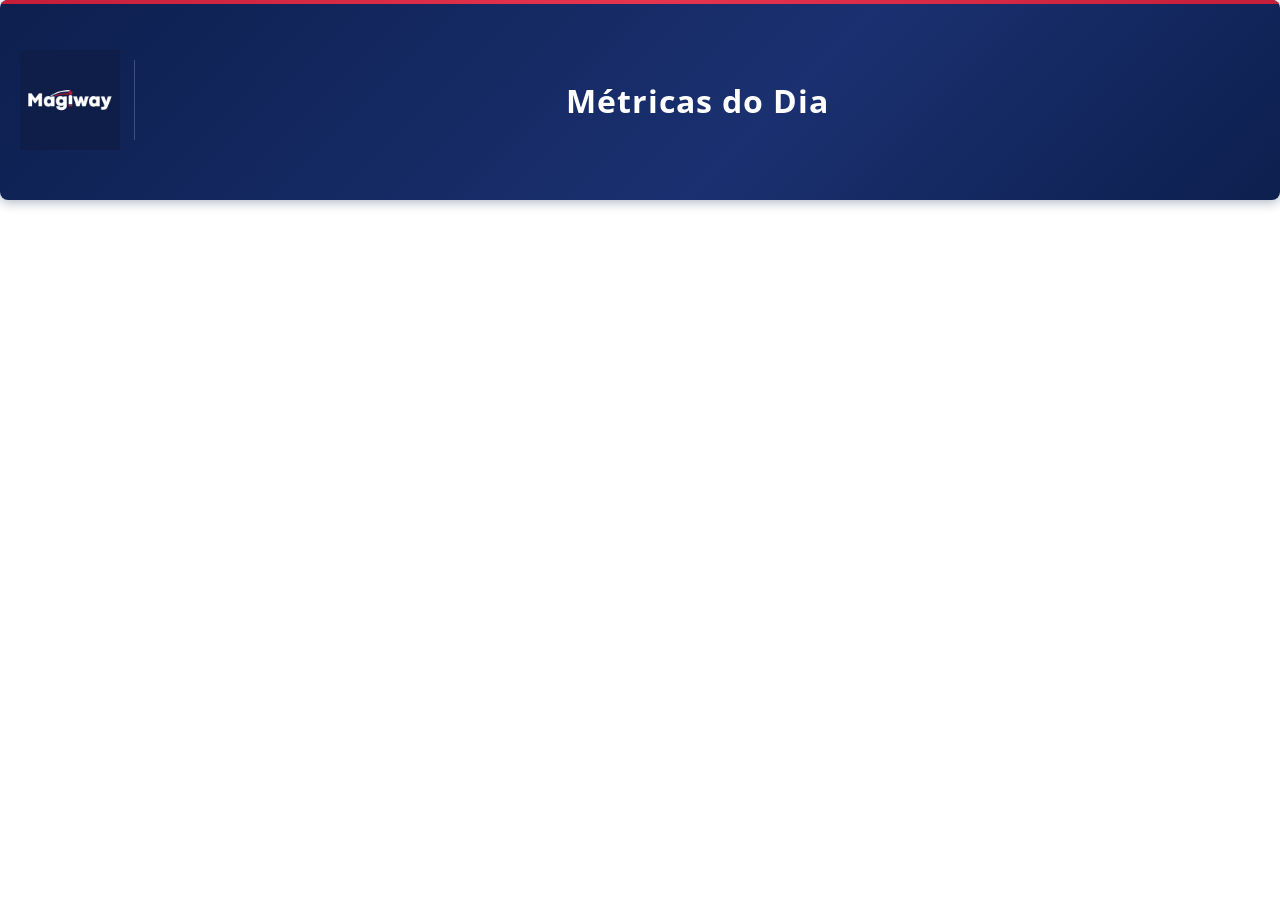
<file: metricas do dia.html>
<!DOCTYPE html>
<html>
<head>
  <meta charset="UTF-8">
  <title>Magiway Widget</title>
  <link rel="stylesheet" href="//fonts.googleapis.com/css?family=Open+Sans:400,600,700&subset=latin">
  <style>
    * { box-sizing: border-box; margin: 0; padding: 0; -webkit-font-smoothing: antialiased; }
    html, body { width: 100%; height: 100%; font-family: 'Open Sans', sans-serif; background: transparent; }
    .header-widget {
      background: linear-gradient(135deg, #0D1F4E 0%, #1a3070 60%, #0D1F4E 100%);
      padding: 50px 20px;
      display: flex;
      align-items: center;
      min-height: 160px;
      border-radius: 8px;
      box-shadow: 0 2px 12px rgba(13,31,78,0.35);
      position: relative;
      overflow: hidden;
    }
    .header-widget::before {
      content: '';
      position: absolute;
      top: 0; left: 0; right: 0;
      height: 4px;
      background: linear-gradient(90deg, #C41E3A, #e8354f, #C41E3A);
    }
    .logo-area { display: flex; align-items: center; gap: 14px; }
    .logo-img { height: 100px; width: auto; object-fit: contain; }
    .divider { width: 1px; height: 80px; background: rgba(255,255,255,0.2); }
    .metrics-center { flex: 1; display: flex; align-items: center; justify-content: center; }
    .metrics-title { font-size: 32px; font-weight: 700; color: #ffffff; letter-spacing: 1px; }
  </style>
</head>
<body>
  <div class="header-widget">
    <div class="logo-area">
      <img class="logo-img" src="[data-uri]" alt="Magiway Logo">
      <div class="divider"></div>
    </div>
    <div class="metrics-center">
      <span class="metrics-title">Métricas do Dia</span>
    </div>
  </div>
</body>
</html>
</file>
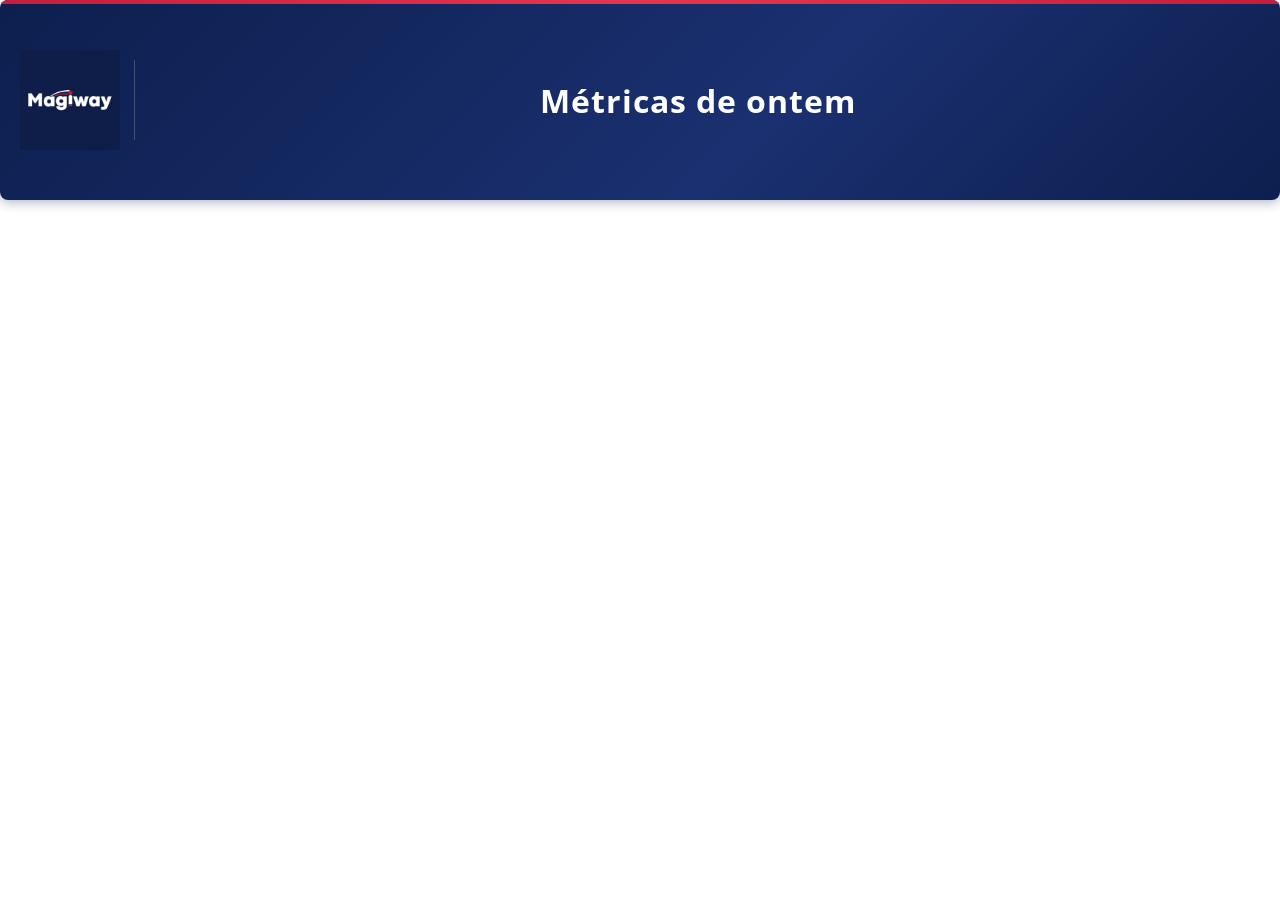
<file: ontem.html>
<!DOCTYPE html>
<html>
<head>
  <meta charset="UTF-8">
  <title>Magiway Widget</title>
  <link rel="stylesheet" href="//fonts.googleapis.com/css?family=Open+Sans:400,600,700&subset=latin">
  <style>
    * { box-sizing: border-box; margin: 0; padding: 0; -webkit-font-smoothing: antialiased; }
    html, body { width: 100%; height: 100%; font-family: 'Open Sans', sans-serif; background: transparent; }
    .header-widget {
      background: linear-gradient(135deg, #0D1F4E 0%, #1a3070 60%, #0D1F4E 100%);
      padding: 50px 20px;
      display: flex;
      align-items: center;
      min-height: 160px;
      border-radius: 8px;
      box-shadow: 0 2px 12px rgba(13,31,78,0.35);
      position: relative;
      overflow: hidden;
    }
    .header-widget::before {
      content: '';
      position: absolute;
      top: 0; left: 0; right: 0;
      height: 4px;
      background: linear-gradient(90deg, #C41E3A, #e8354f, #C41E3A);
    }
    .logo-area { display: flex; align-items: center; gap: 14px; }
    .logo-img { height: 100px; width: auto; object-fit: contain; }
    .divider { width: 1px; height: 80px; background: rgba(255,255,255,0.2); }
    .metrics-center { flex: 1; display: flex; align-items: center; justify-content: center; }
    .metrics-title { font-size: 32px; font-weight: 700; color: #ffffff; letter-spacing: 1px; }
  </style>
</head>
<body>
  <div class="header-widget">
    <div class="logo-area">
      <img class="logo-img" src="[data-uri]" alt="Magiway Logo">
      <div class="divider"></div>
    </div>
    <div class="metrics-center">
      <span class="metrics-title">Métricas de ontem</span>
    </div>
  </div>
</body>
</html>
</file>
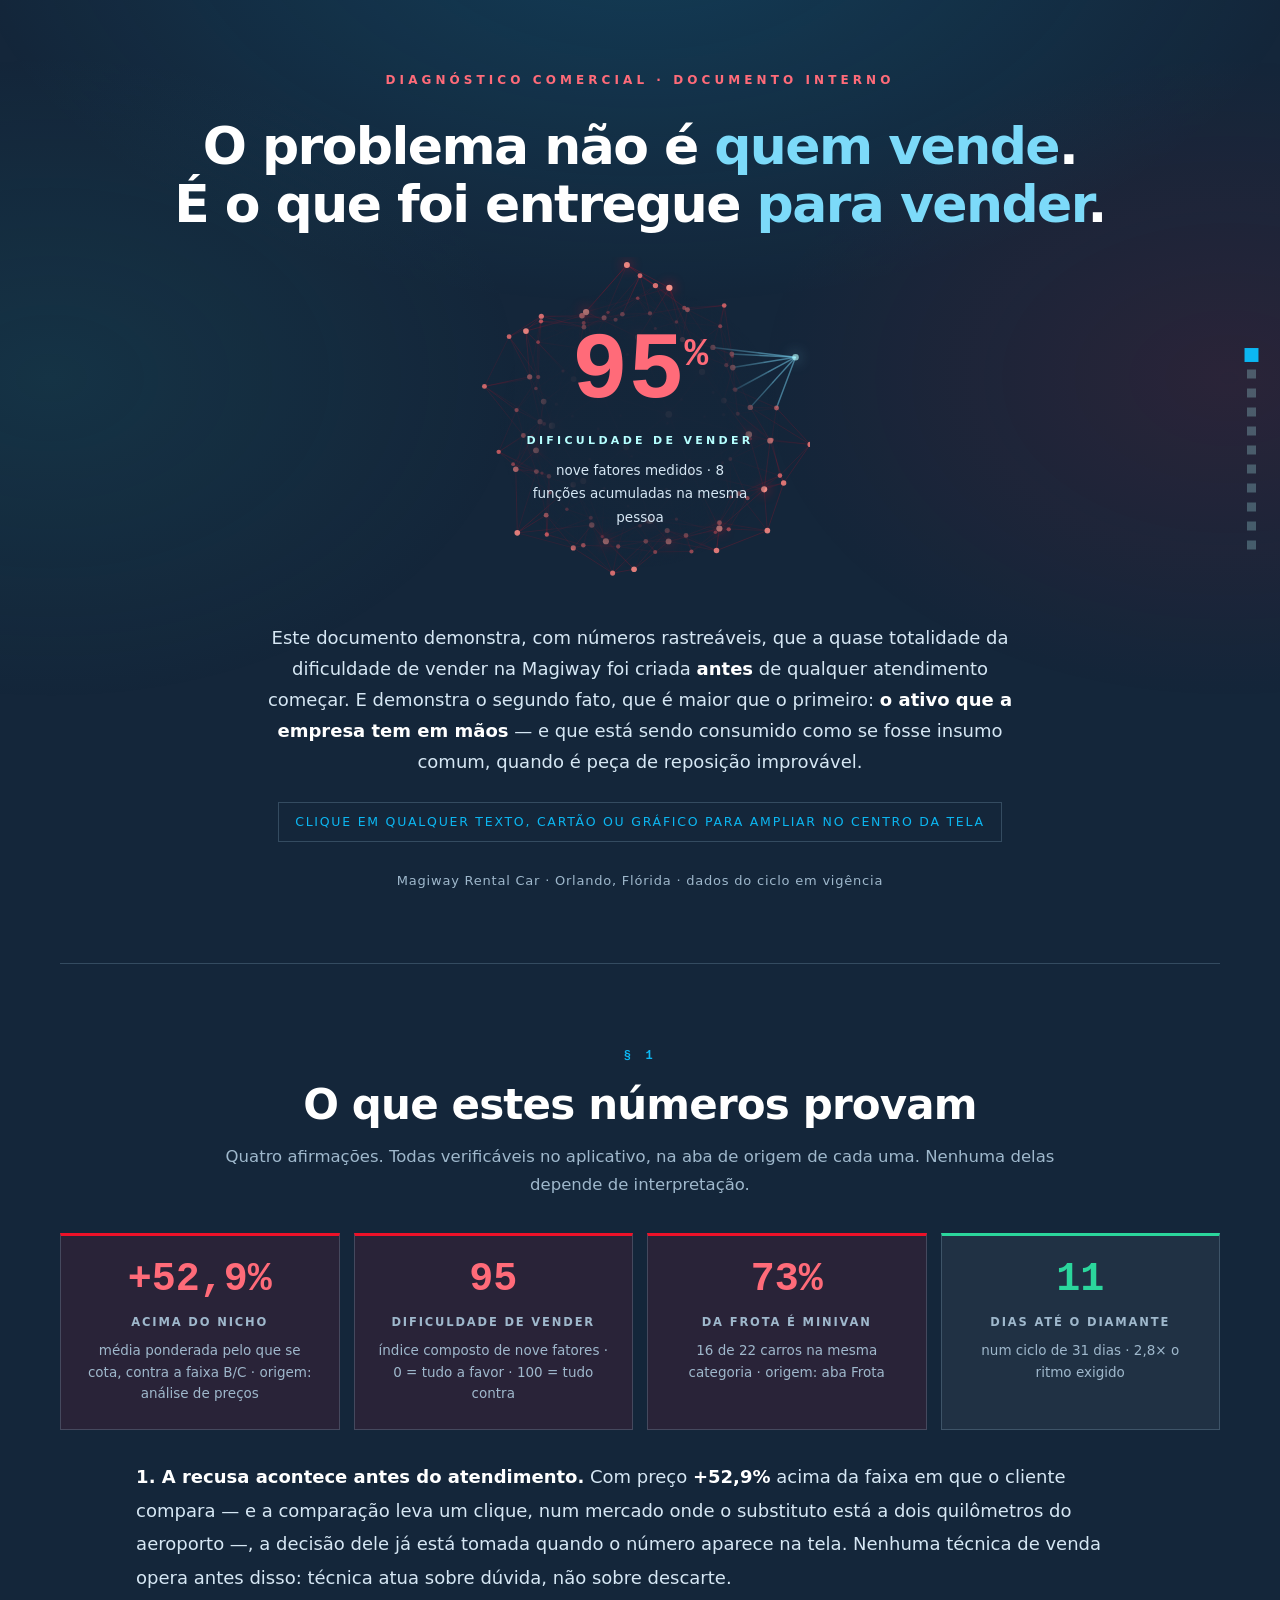
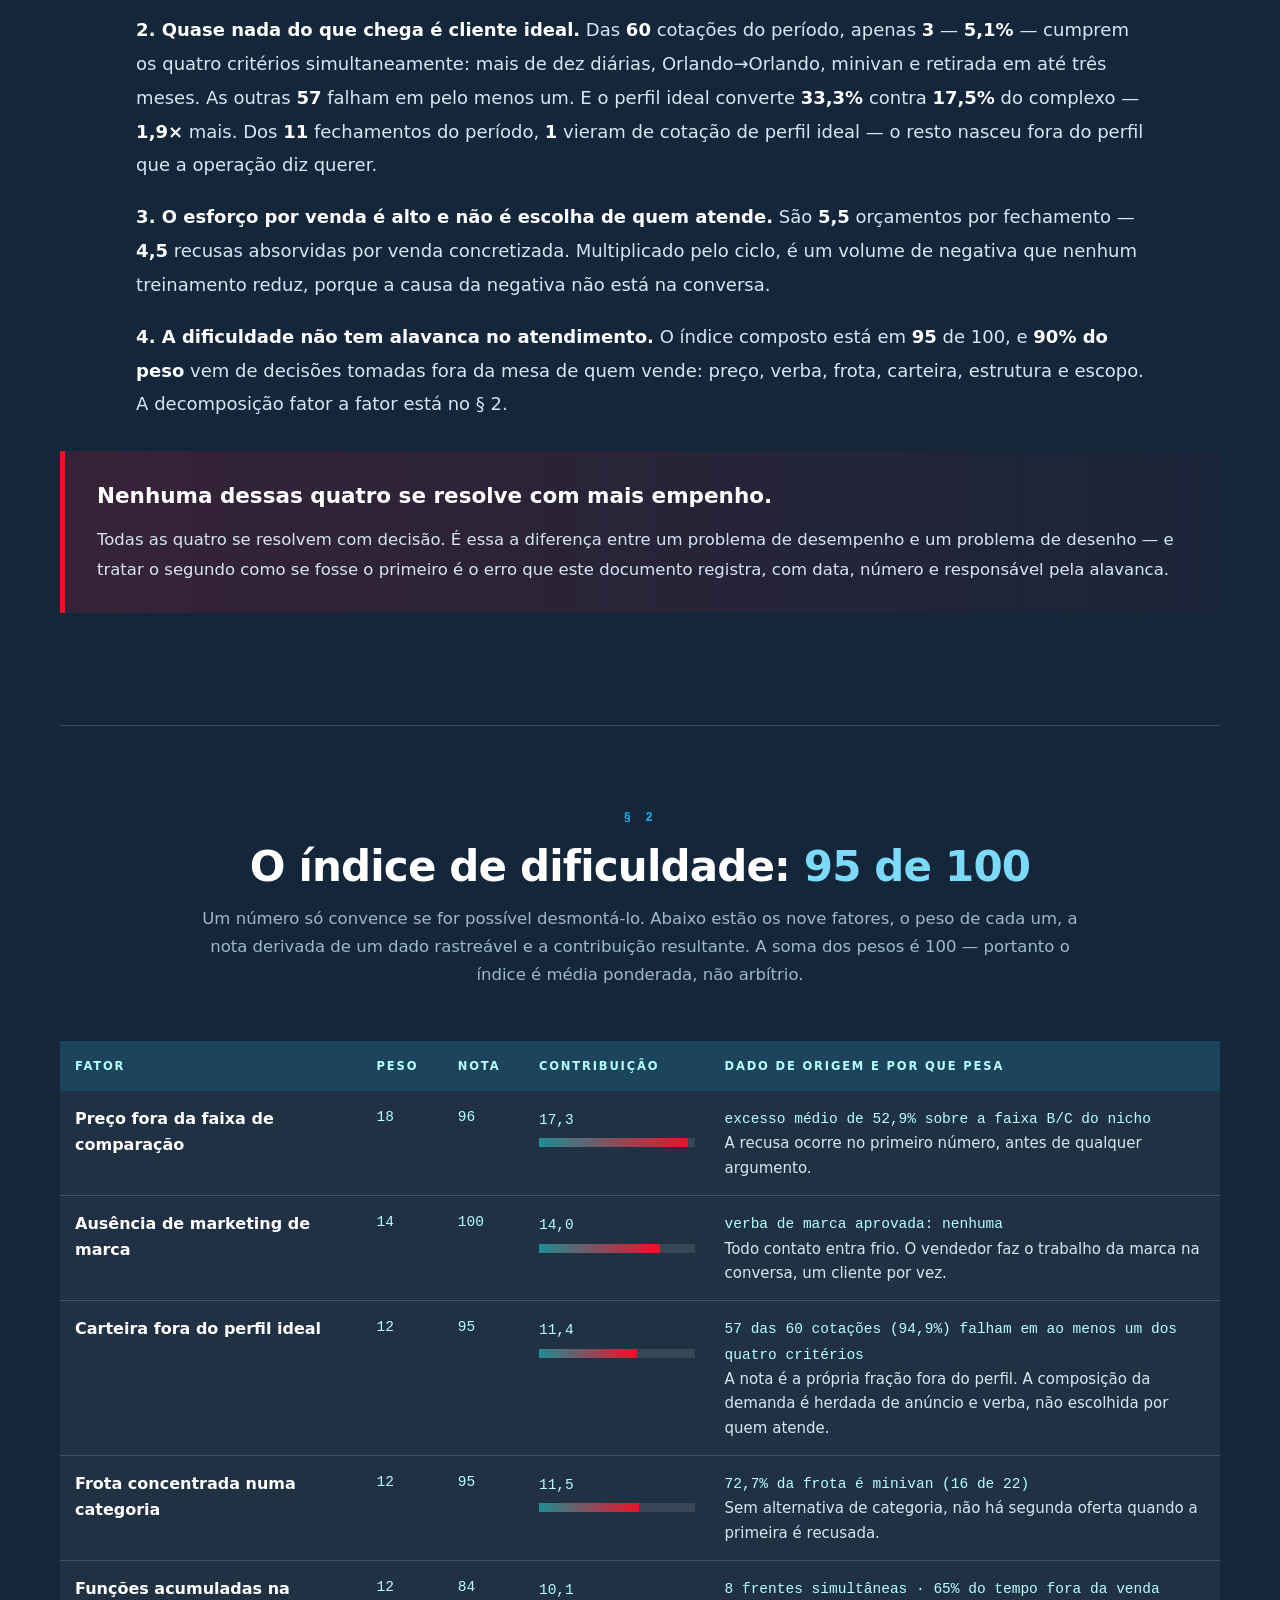
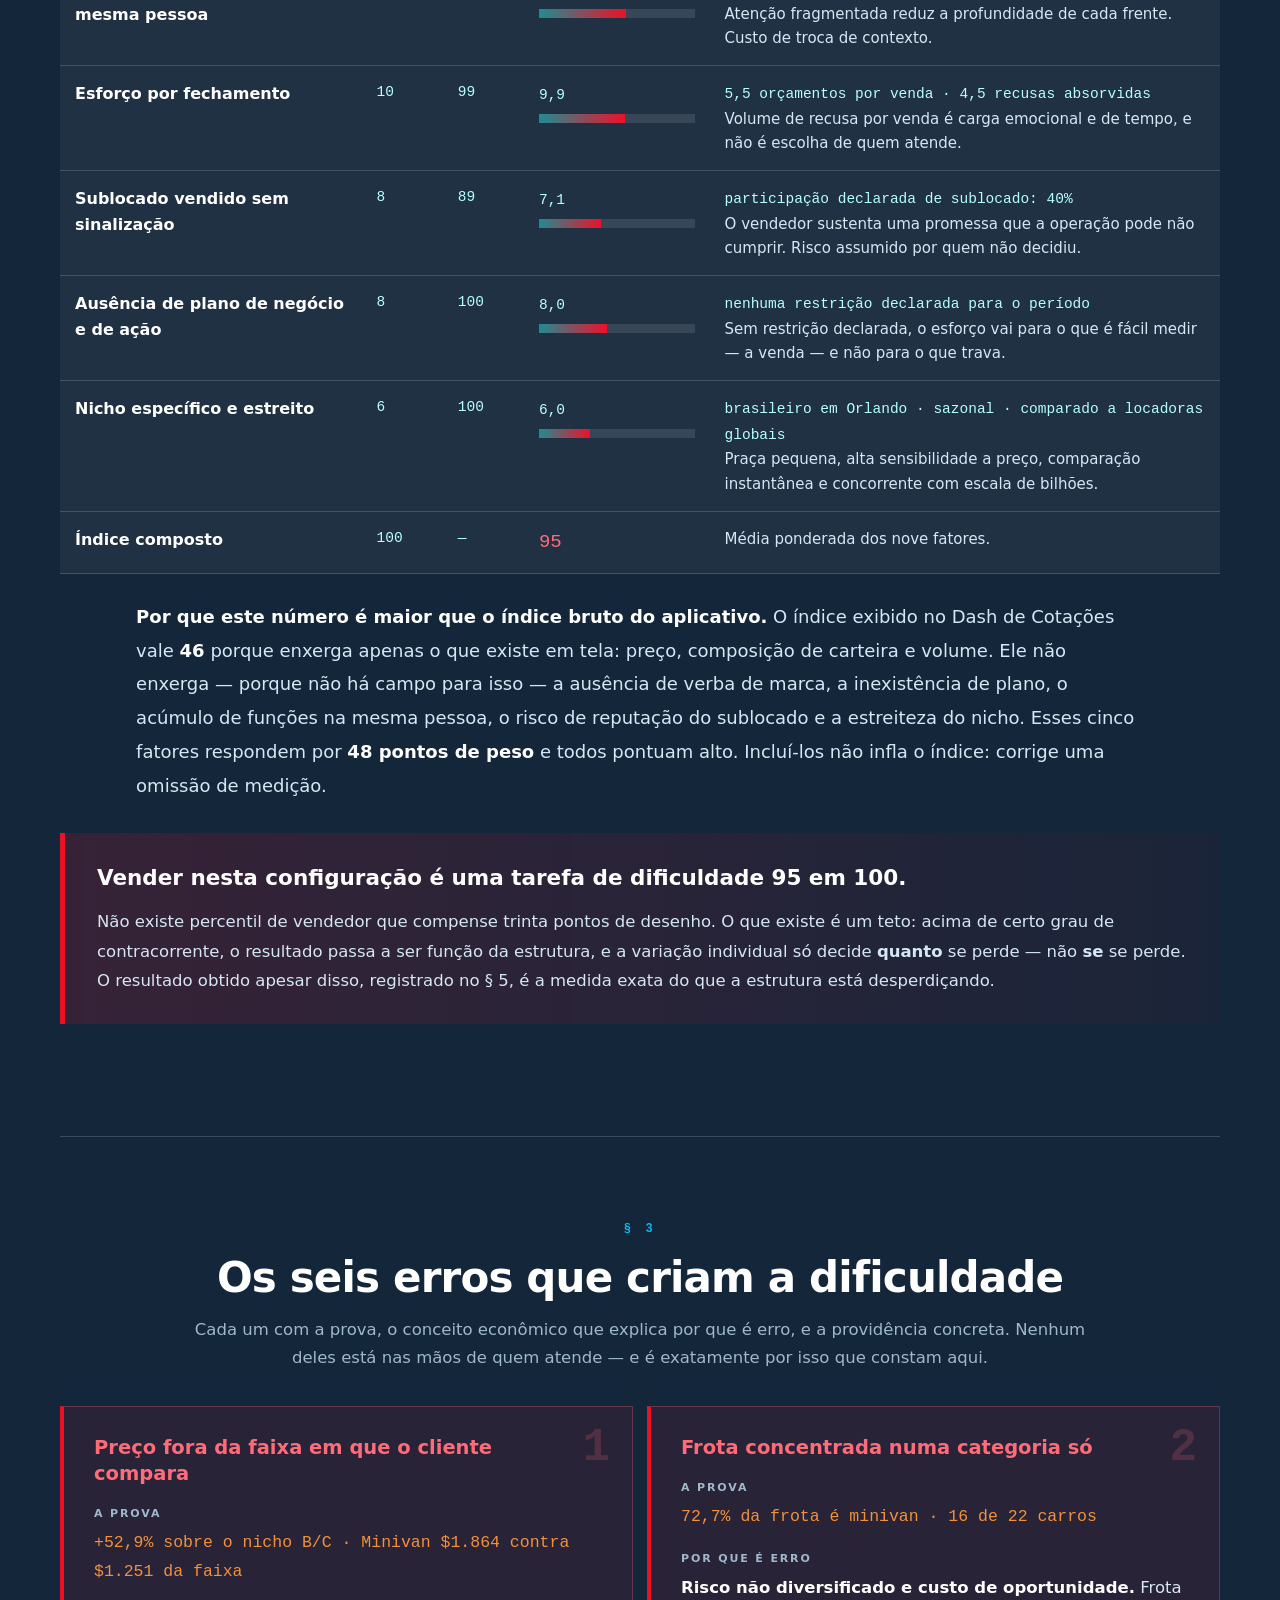
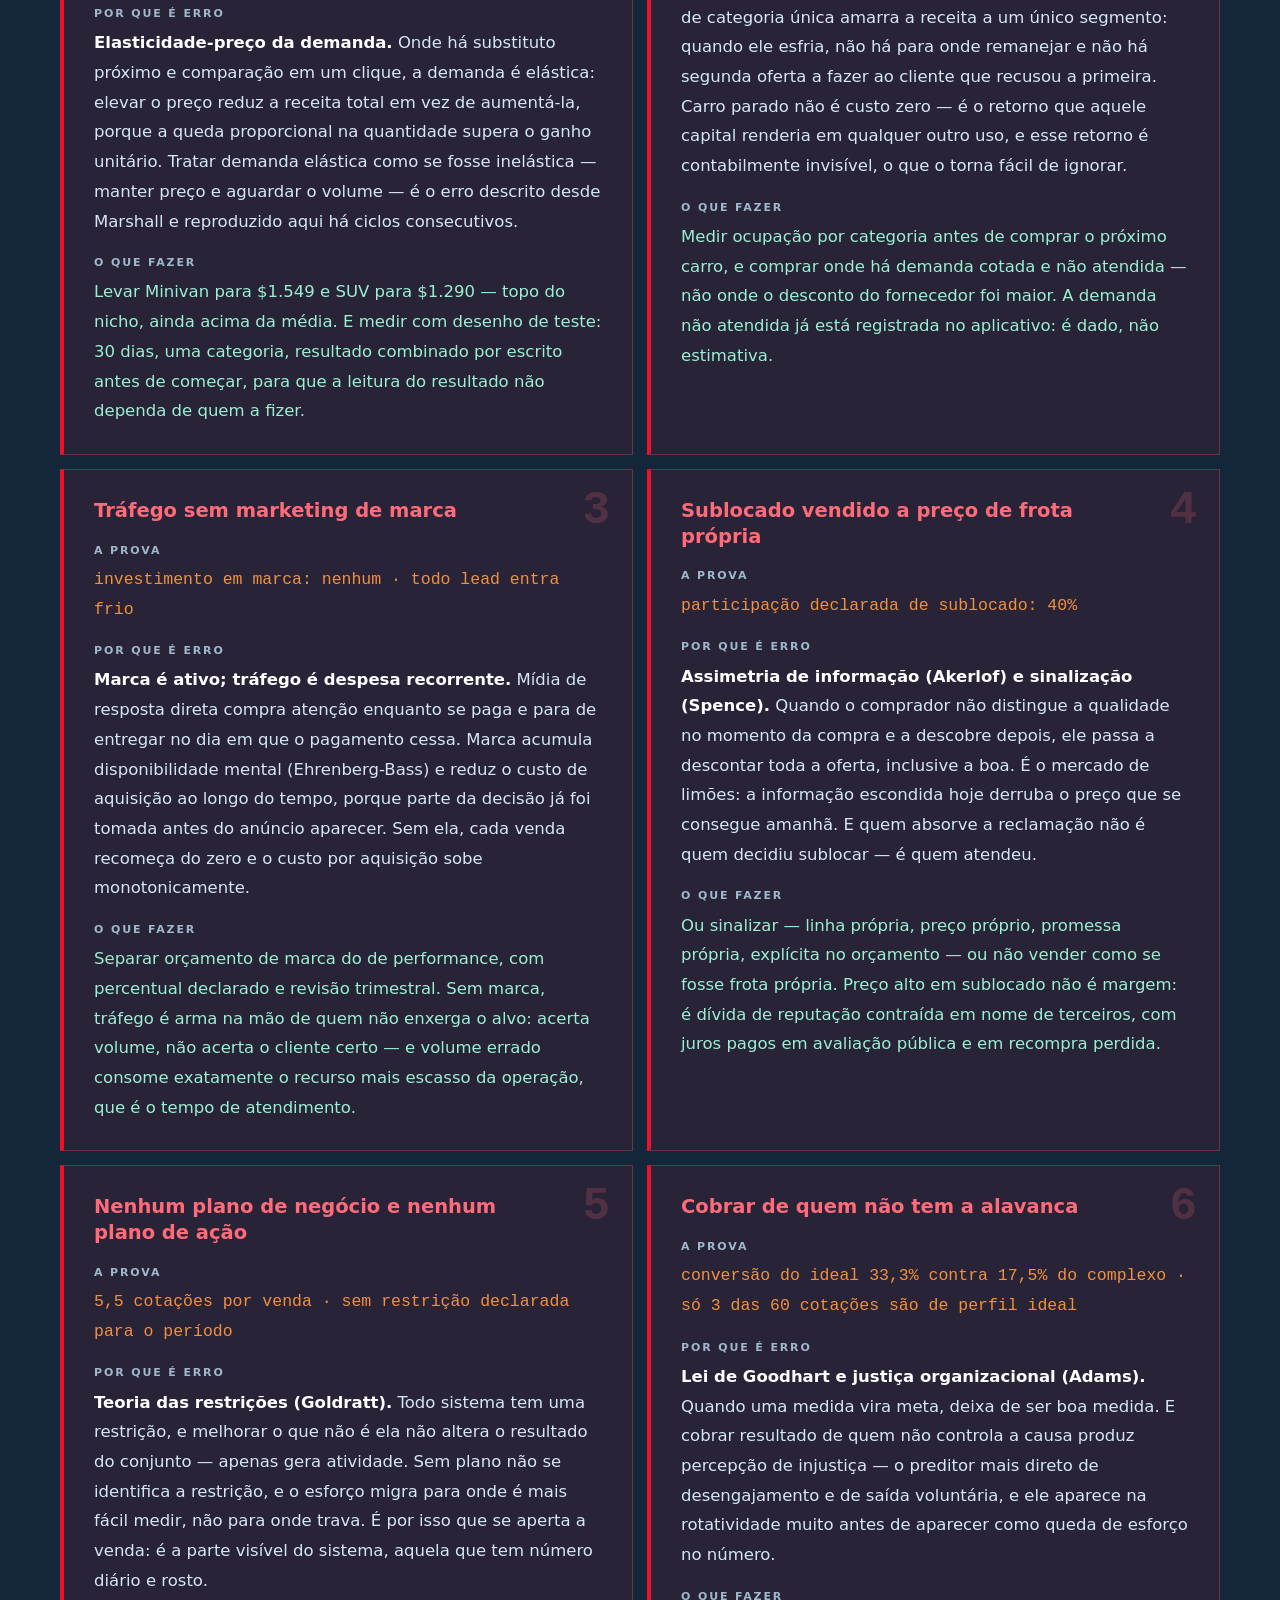
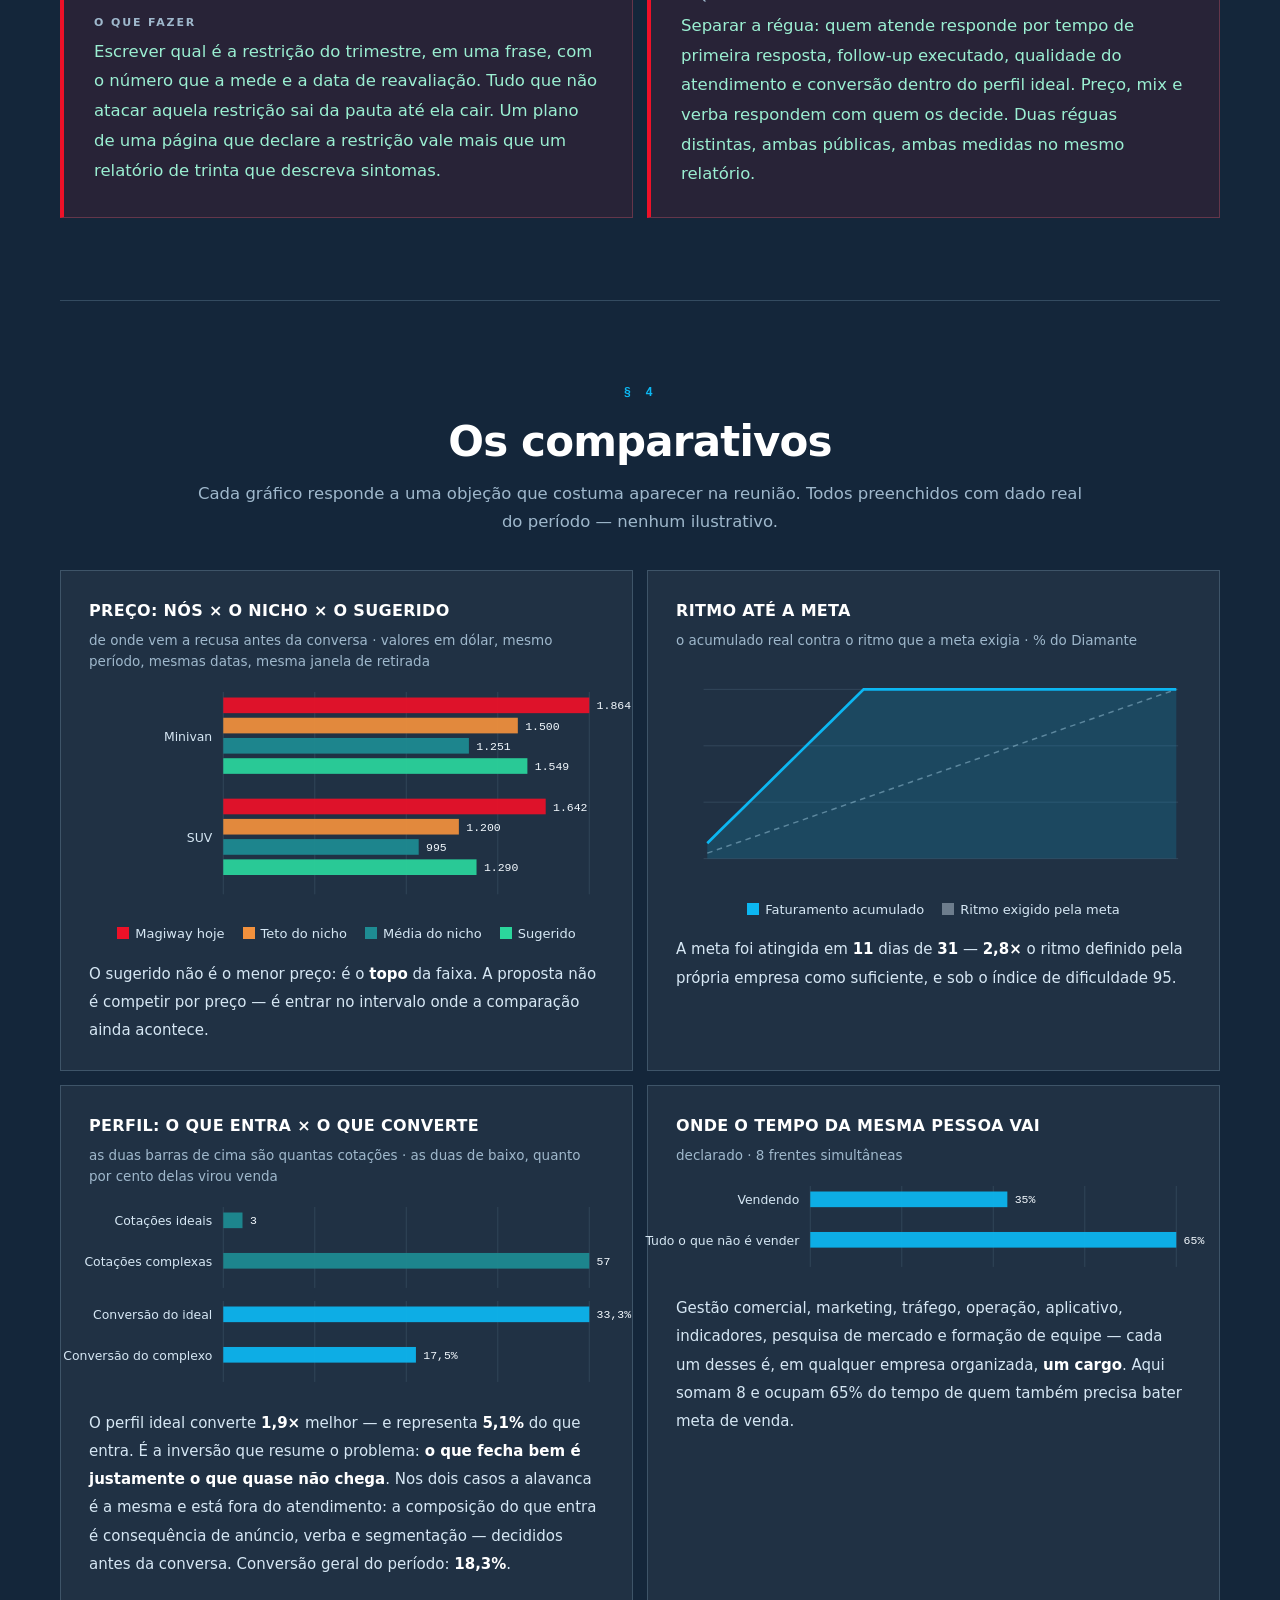
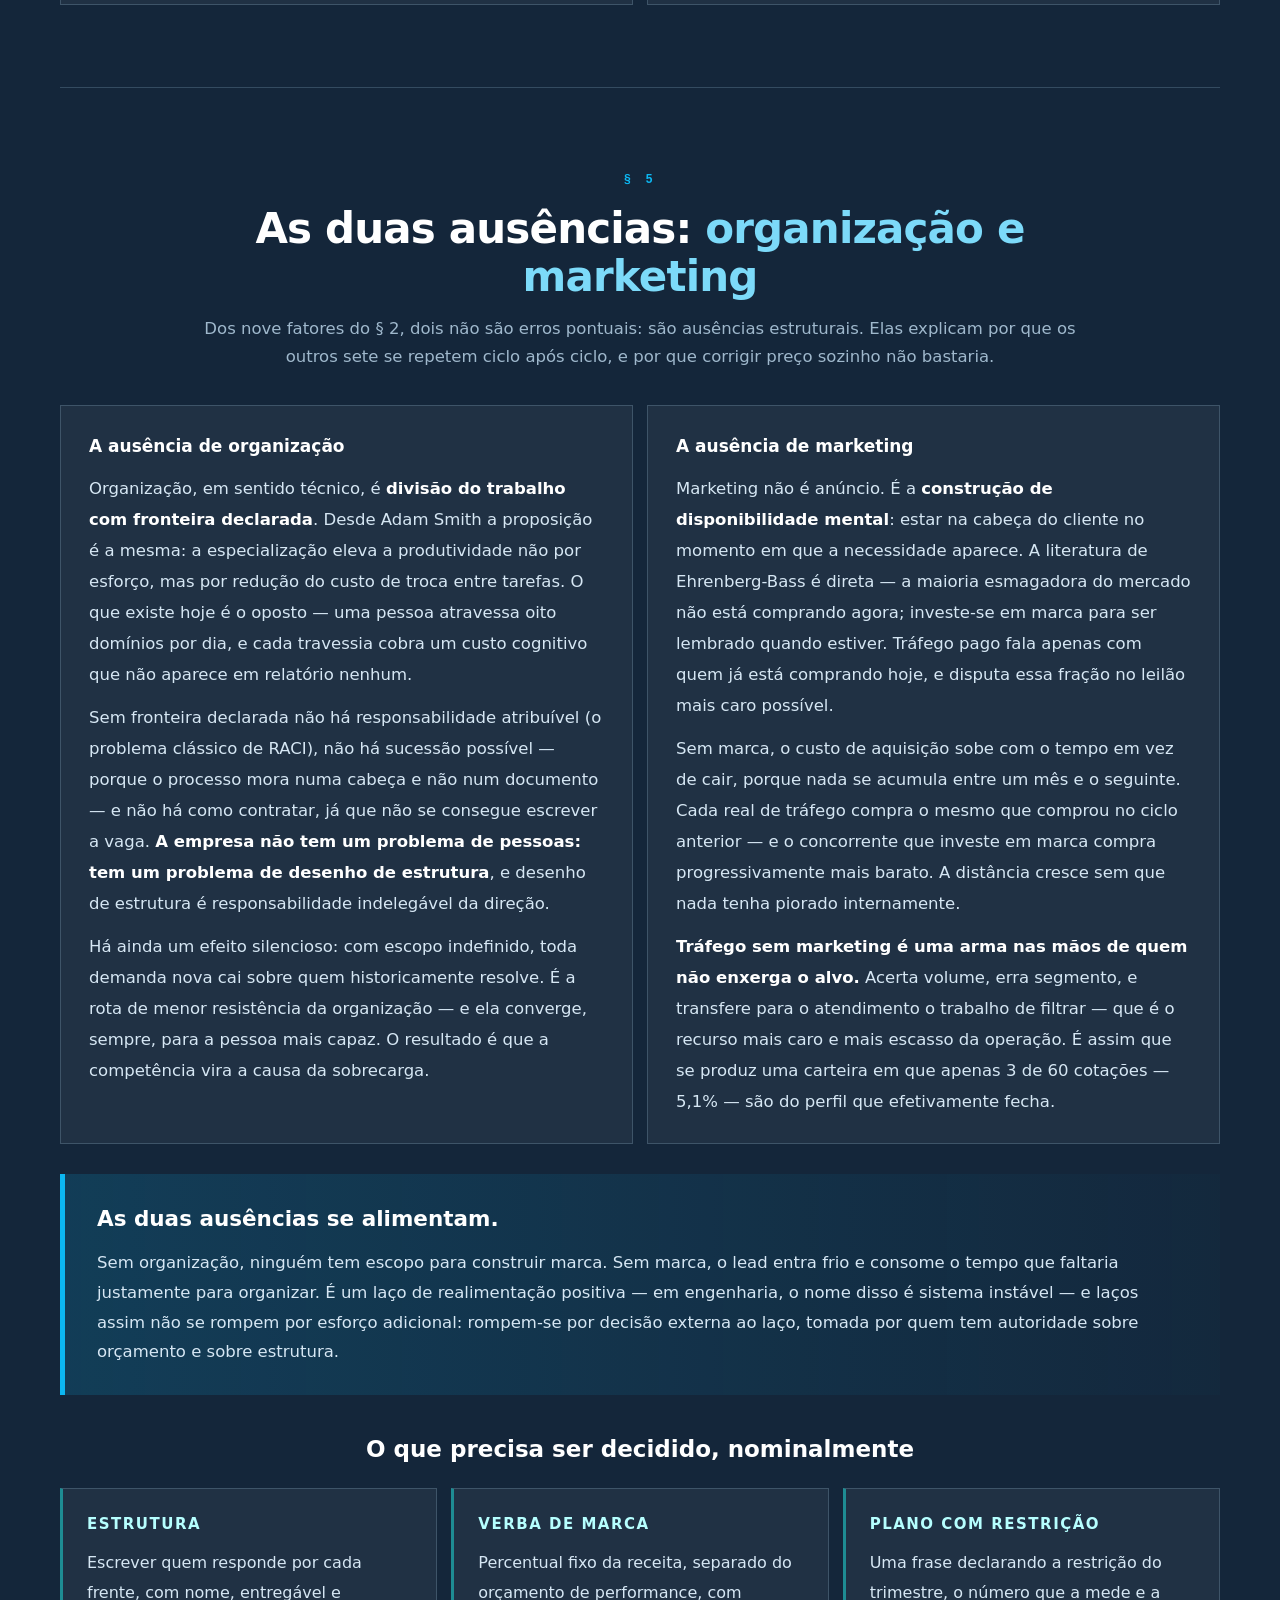
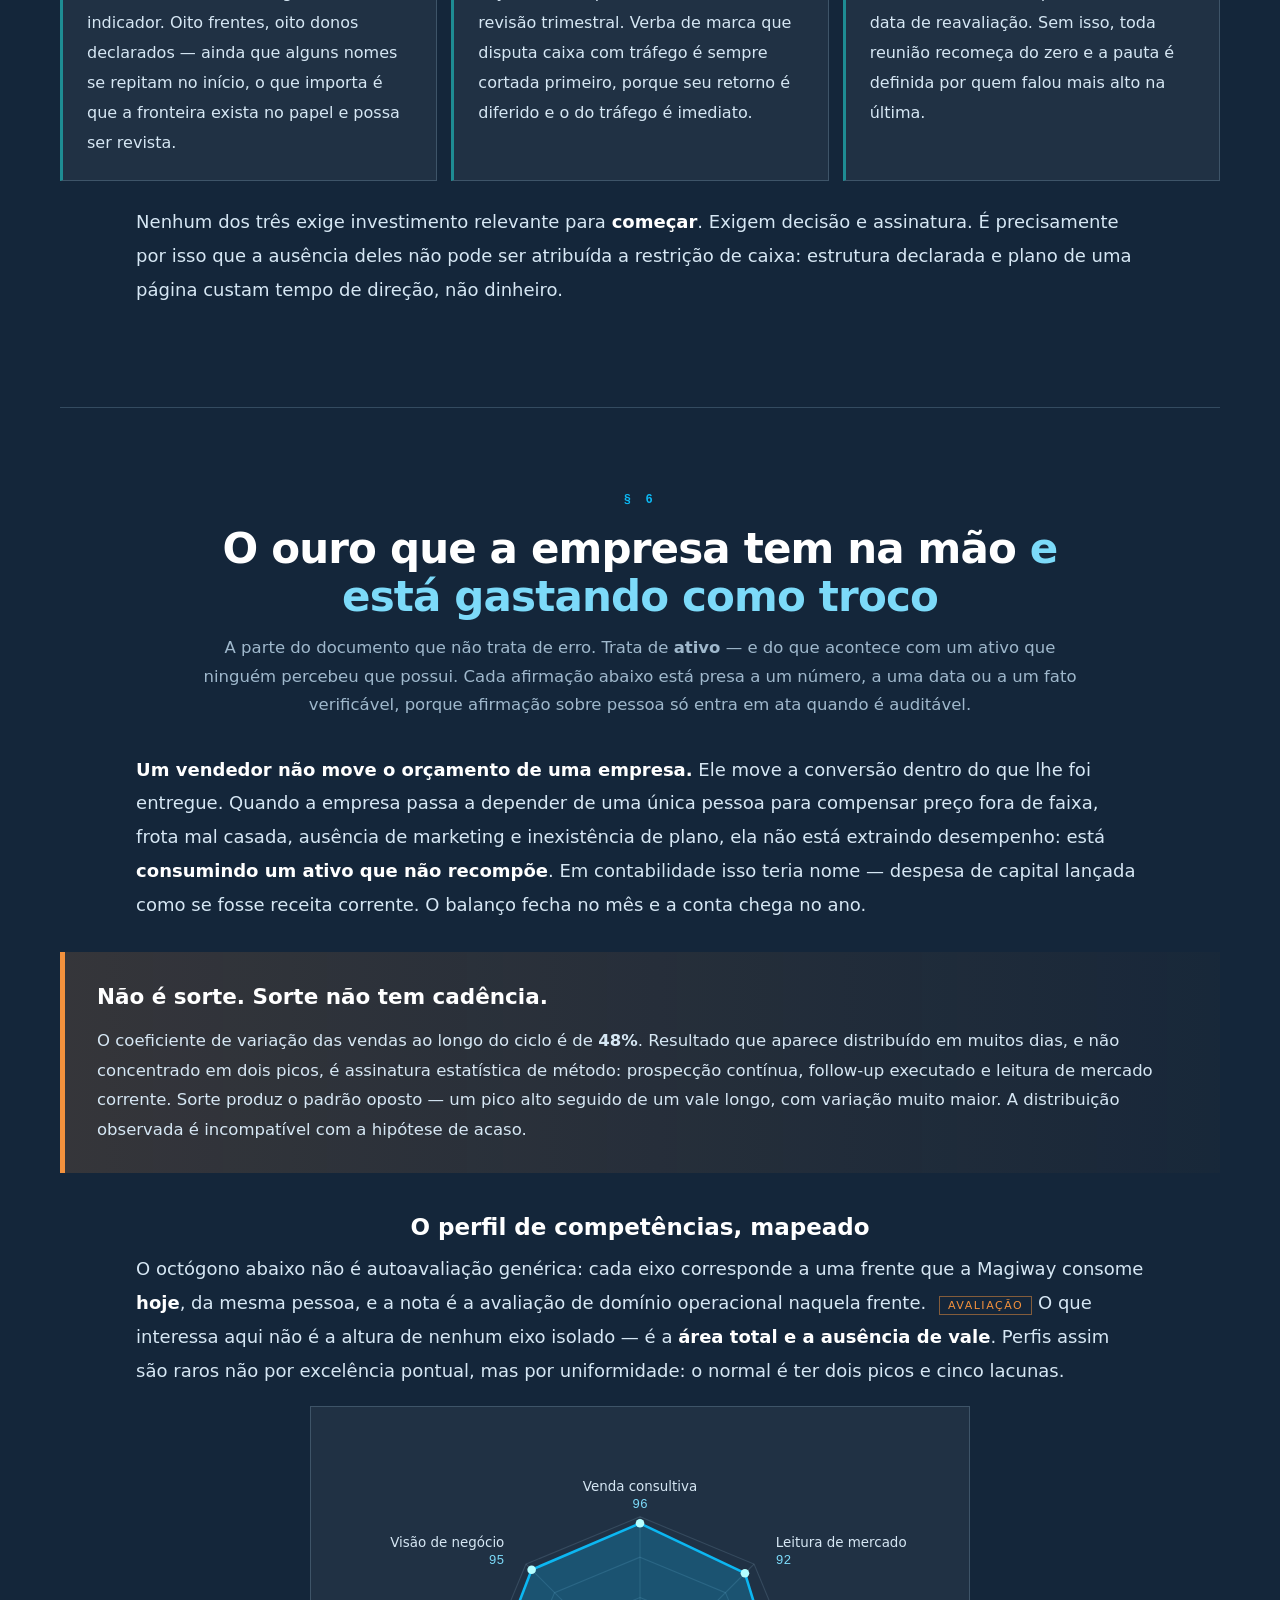
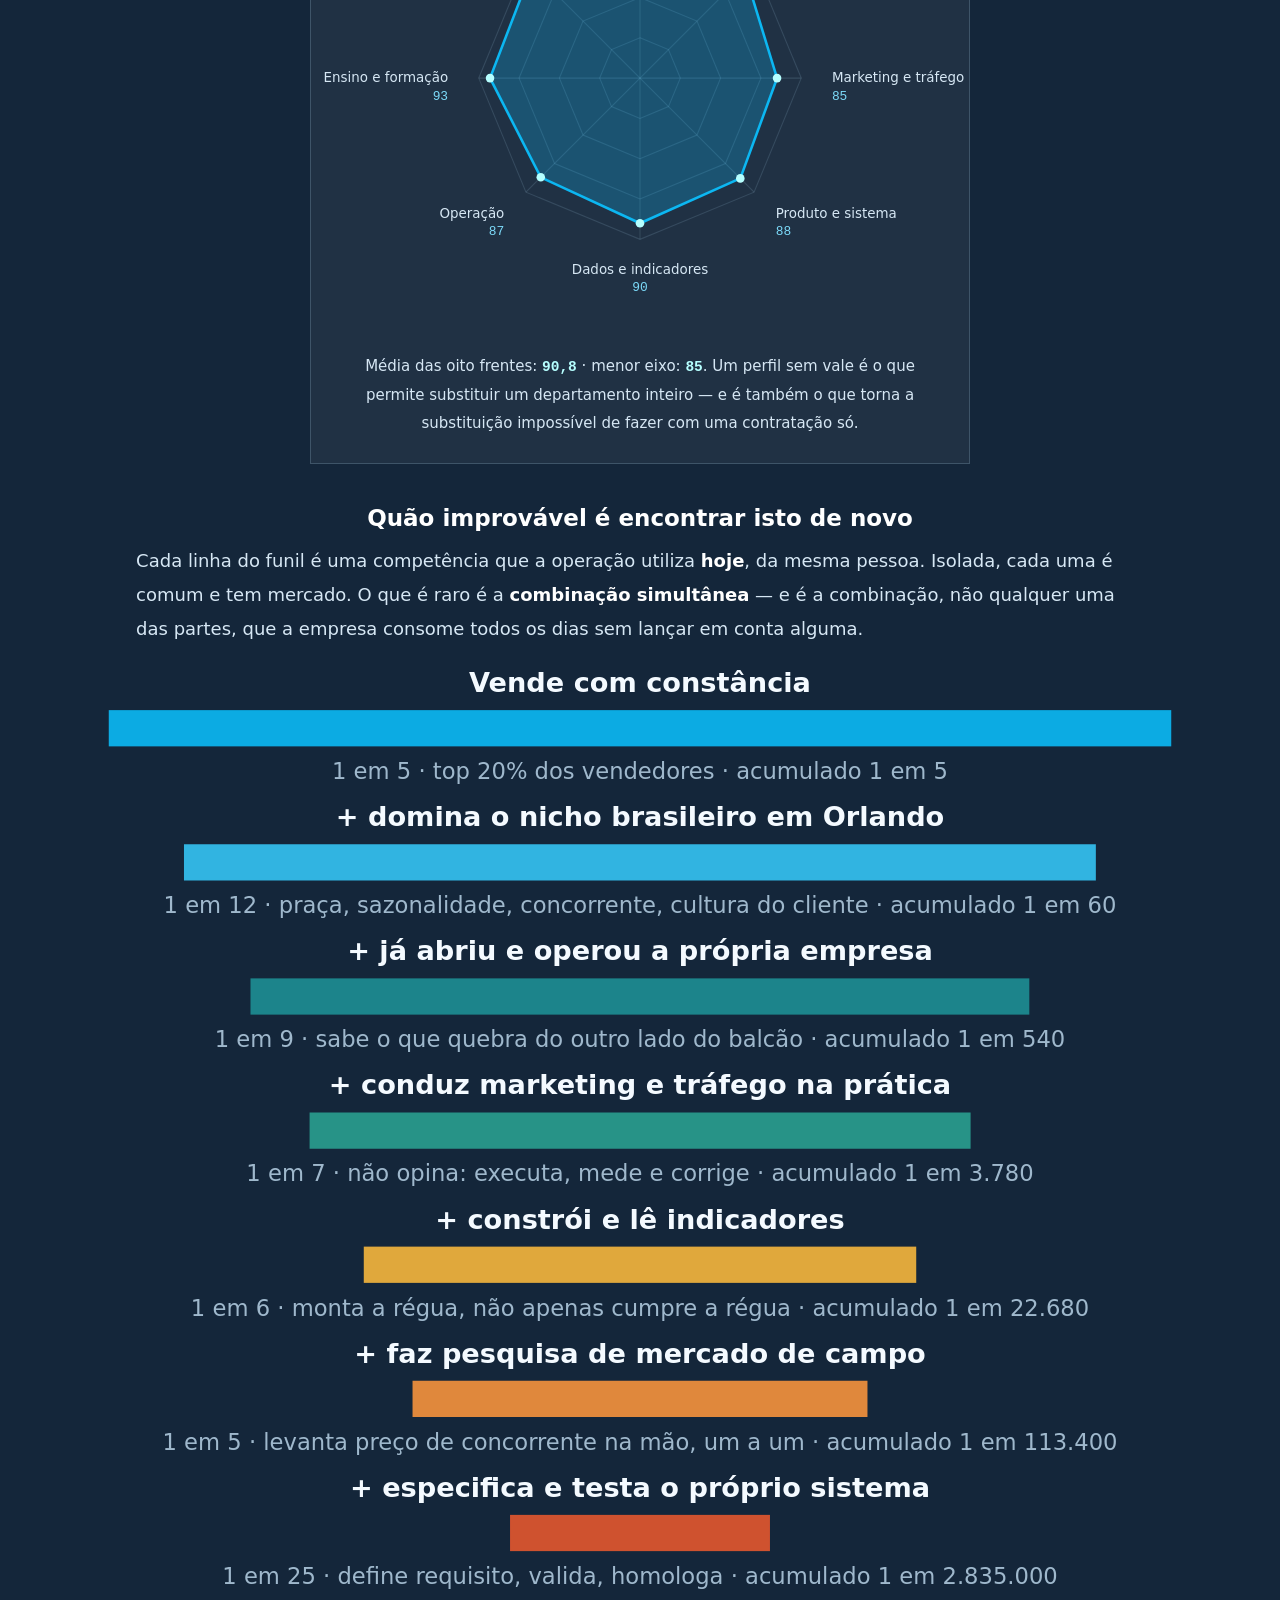
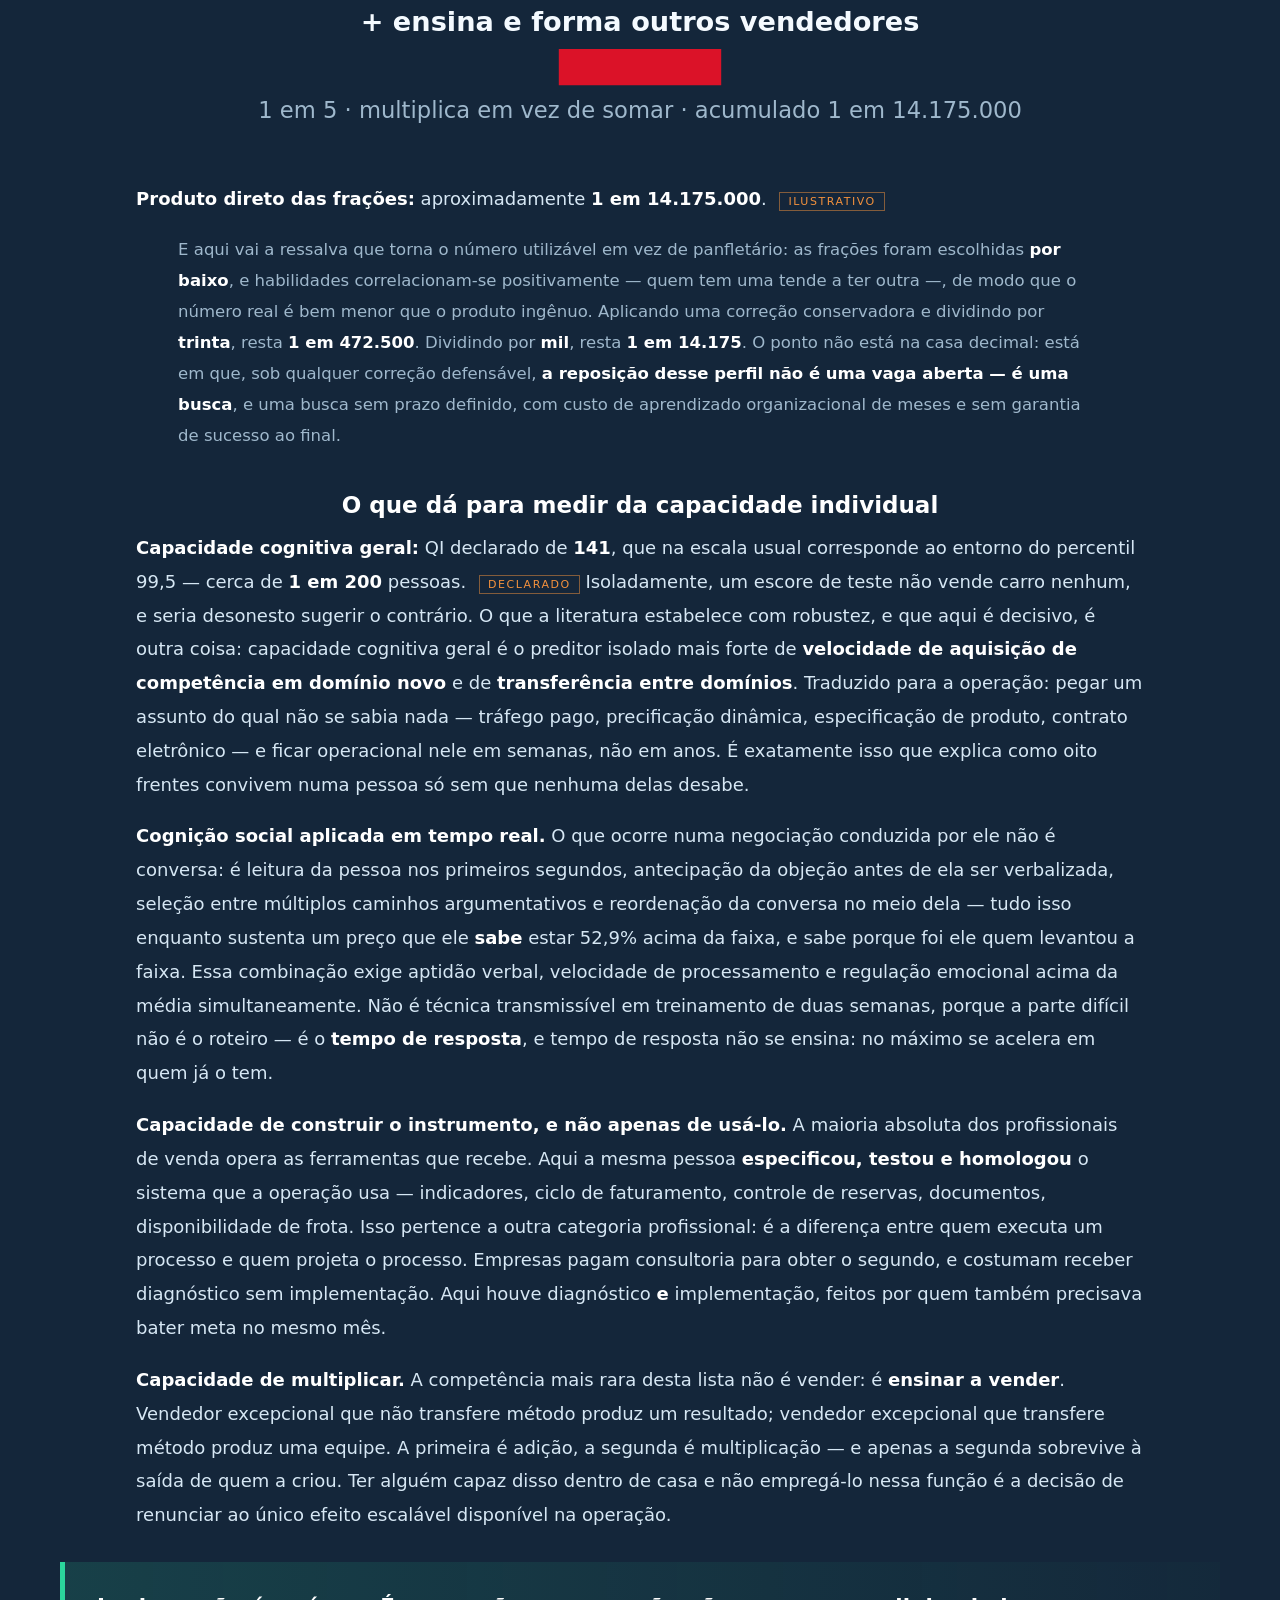
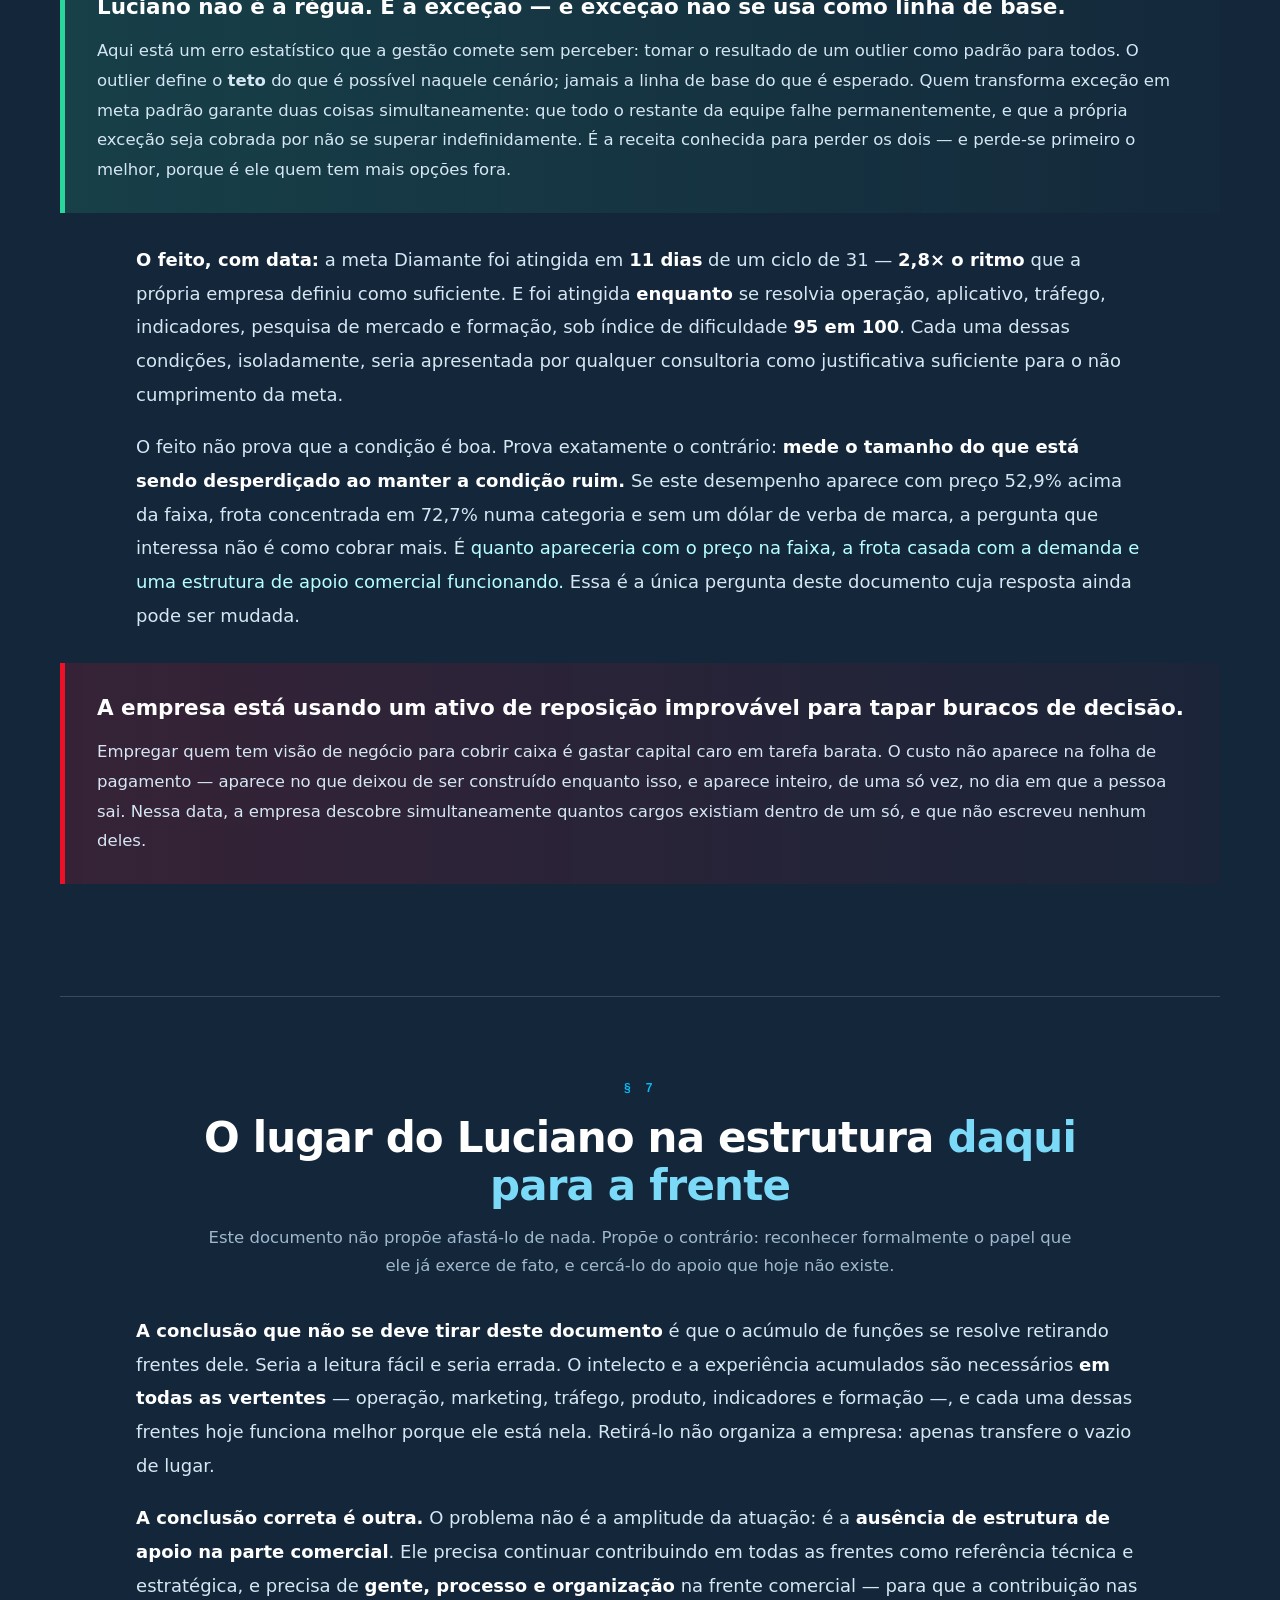
<file: apresentacao/MAGIWAY-DIAGNOSTICO.html>
<!doctype html>
<html lang="pt-BR">
<head>
<meta charset="utf-8">
<meta name="viewport" content="width=device-width,initial-scale=1">
<title>Magiway — Diagnóstico Comercial</title>
<!--
  ═══════════════════════════════════════════════════════════════════
  MAGIWAY · DIAGNÓSTICO COMERCIAL — documento de apresentação
  ───────────────────────────────────────────────────────────────────
  Arquivo único, sem internet. Nada de CDN: os gráficos são desenhados
  à mão em SVG e canvas. Abre com dois cliques, projeta em qualquer
  tela, funciona sem sinal e não depende do aplicativo.

  PARA ATUALIZAR OS NÚMEROS: só o bloco DADOS logo abaixo. Cada campo
  tem um comentário dizendo de onde ele sai. Nada mais no arquivo
  precisa ser tocado.

  COMO SE USA NA REUNIÃO: qualquer bloco — texto, cartão, tabela ou
  gráfico — vai para o centro da tela em fonte grande com um clique.
  É para projetar e discutir um ponto de cada vez.

  Três regras que este documento segue:
    1. Todo número é rastreável — ou sai do app, ou está marcado como
       declarado. Um dado frouxo derruba o argumento inteiro.
    2. Não há vilão. Os vieses estão nomeados, não julgados. Acusar
       transforma auditoria em queixa, e queixa é descartada.
    3. Elogio sem métrica não entra em ata. Toda afirmação sobre
       capacidade individual está presa a um número, a uma data ou a
       um fato verificável.
  ═══════════════════════════════════════════════════════════════════
-->
<style>
*{box-sizing:border-box;margin:0;padding:0}
:root{
  /* ── paleta Magiway ─────────────────────────────────────────────
     ciano e gelo como cor institucional, vermelho como cor de alerta,
     petróleo e laranja como apoio. Fundo naval, claro o bastante para
     projetar em sala com luz acesa.                                  */
  --ciano:#0CB7F2; --ciano-cl:#7CDAF9; --gelo:#B6FFFF;
  --verm:#ED1128;  --verm-cl:#FF6B79;  --vinho:#7E1A28;
  --laranja:#F2913D; --petro:#1E8C93; --verde:#2BD69C;
  --fundo:#14263A; --fundo2:#1B3049; --marinho:#0E1B2B;
  --painel:rgba(255,255,255,.055); --painel2:rgba(255,255,255,.10);
  --txt:#F4FAFF; --txt2:#D6E7F4; --txt3:#9FB8CC;
  --borda:rgba(180,225,250,.20);
}
html{scroll-behavior:smooth}
body{background:var(--fundo);color:var(--txt);
  font-family:'Segoe UI',system-ui,-apple-system,'Helvetica Neue',sans-serif;
  font-size:17.5px;line-height:1.75;-webkit-font-smoothing:antialiased}
body::before{content:'';position:fixed;inset:0;pointer-events:none;z-index:0;
  background:radial-gradient(1100px 640px at 50% -10%,rgba(12,183,242,.16),transparent 62%),
             radial-gradient(760px 520px at 4% 42%,rgba(30,140,147,.13),transparent 62%),
             radial-gradient(760px 520px at 96% 42%,rgba(237,17,40,.10),transparent 62%)}
.wrap{max-width:1220px;margin:0 auto;padding:0 30px;position:relative;z-index:1}

/* barra de progresso da leitura */
#prog{position:fixed;left:0;top:0;height:3px;width:0;z-index:60;
  background:linear-gradient(90deg,var(--petro),var(--ciano),var(--gelo));transition:width .1s linear}

/* navegação lateral */
nav{position:fixed;right:24px;top:50%;transform:translateY(-50%);z-index:50;display:flex;
  flex-direction:column;gap:10px}
nav a{width:9px;height:9px;background:rgba(182,255,255,.26);display:block;position:relative;
  transition:background .2s,transform .2s}
nav a:hover,nav a.on{background:var(--ciano);transform:scale(1.55)}
nav a span{position:absolute;right:20px;top:50%;transform:translateY(-50%);white-space:nowrap;
  font-size:11px;letter-spacing:.1em;text-transform:uppercase;color:var(--txt2);
  background:rgba(14,27,43,.96);padding:5px 10px;opacity:0;pointer-events:none;transition:opacity .2s;
  border-left:2px solid var(--ciano)}
nav a:hover span{opacity:1}
@media(max-width:1120px){nav{display:none}}

/* seções — cabeçalho centrado, corpo em coluna centrada: simetria */
section{padding:82px 0;border-top:1px solid var(--borda)}
section:first-of-type{border-top:none}
.cab{max-width:80ch;margin:0 auto 34px;text-align:center}
.num{font-family:ui-monospace,'SF Mono',Menlo,monospace;font-size:12px;letter-spacing:.3em;
  color:var(--ciano);display:block;margin-bottom:14px;font-weight:700}
h2{font-size:clamp(27px,3.7vw,42px);line-height:1.14;letter-spacing:-.02em;font-weight:800;
  margin-bottom:14px;color:#fff}
h2 em{font-style:normal;color:var(--ciano-cl)}
.sub{font-size:16.5px;color:var(--txt3);line-height:1.7;margin:0 auto}
h3{font-size:23px;color:#fff;font-weight:750;line-height:1.28;margin:40px 0 10px;text-align:center}
p{font-size:18px;line-height:1.88;color:var(--txt2);margin:0 auto 18px;max-width:88ch}
p b,li b,td b{color:#fff;font-weight:650}
p em{font-style:normal;color:var(--gelo)}
.rv{opacity:0;transform:translateY(20px);transition:opacity .7s ease,transform .7s cubic-bezier(.2,.8,.2,1)}
.rv.on{opacity:1;transform:none}
@media(prefers-reduced-motion:reduce){.rv{opacity:1;transform:none;transition:none}}

/* capa — coluna única centrada */
#capa{min-height:100vh;display:flex;flex-direction:column;align-items:center;justify-content:center;
  text-align:center;padding:70px 0;border:none;gap:6px}
.eyebrow{font-size:12px;letter-spacing:.34em;color:var(--verm-cl);font-weight:700;margin-bottom:20px}
h1{font-size:clamp(30px,4.3vw,52px);line-height:1.12;letter-spacing:-.03em;font-weight:800;color:#fff;
  max-width:28ch}
h1 em{font-style:normal;color:var(--ciano-cl)}
.esf{position:relative;aspect-ratio:1;width:min(340px,62vw);margin:18px auto 2px}
.esf canvas{width:100%;height:100%;display:block}
.esf-c{position:absolute;inset:0;display:flex;flex-direction:column;align-items:center;
  justify-content:center;text-align:center;pointer-events:none}
.esf-c::before{content:'';position:absolute;left:50%;top:50%;transform:translate(-50%,-50%);
  width:82%;aspect-ratio:1;border-radius:50%;
  background:radial-gradient(circle,rgba(20,38,58,.94) 44%,rgba(20,38,58,0) 76%)}
.esf-n{position:relative;font-family:ui-monospace,Menlo,monospace;font-size:clamp(56px,9vw,94px);
  font-weight:800;line-height:1;color:var(--verm-cl)}
.esf-n sup{font-size:.42em;vertical-align:super;font-weight:700}
.esf-l{position:relative;font-size:11px;letter-spacing:.3em;color:var(--gelo);font-weight:700;margin-top:12px}
.esf-s{position:relative;font-size:13.5px;color:var(--txt2);margin-top:8px;max-width:26ch}
.lead{font-size:18px;line-height:1.72;color:var(--txt2);margin:18px auto 0;max-width:68ch}
.assina{margin-top:22px;font-size:13px;color:var(--txt3);letter-spacing:.06em}
.dica{margin-top:18px;font-size:12.5px;letter-spacing:.14em;text-transform:uppercase;color:var(--ciano);
  border:1px solid var(--borda);padding:8px 16px;display:inline-block}

/* números */
.nums{display:grid;grid-template-columns:repeat(4,1fr);gap:14px;margin:30px 0}
.n{padding:24px;background:var(--painel);border:1px solid var(--borda);border-top:3px solid var(--ciano);
  text-align:center;display:flex;flex-direction:column;justify-content:flex-start}
.n.ok{border-top-color:var(--verde)}
.n.mau{border-top-color:var(--verm);background:rgba(237,17,40,.10)}
.n-v{font-family:ui-monospace,Menlo,monospace;font-size:40px;font-weight:800;line-height:1;color:#fff}
.n.ok .n-v{color:var(--verde)} .n.mau .n-v{color:var(--verm-cl)}
.n-t{font-size:11.5px;letter-spacing:.16em;text-transform:uppercase;color:var(--txt3);margin-top:12px;font-weight:700}
.n-s{font-size:13.5px;color:var(--txt3);margin-top:8px;line-height:1.6}

/* frases de impacto */
.golpe{margin:30px auto;padding:28px 32px;border-left:5px solid var(--verm);max-width:96ch;
  background:linear-gradient(90deg,rgba(237,17,40,.16),rgba(237,17,40,.03));
  font-size:21.5px;line-height:1.55;font-weight:700;color:#fff}
.golpe.v{border-left-color:var(--verde);background:linear-gradient(90deg,rgba(43,214,156,.15),rgba(43,214,156,.02))}
.golpe.o{border-left-color:var(--laranja);background:linear-gradient(90deg,rgba(242,145,61,.15),rgba(242,145,61,.02))}
.golpe.c{border-left-color:var(--ciano);background:linear-gradient(90deg,rgba(12,183,242,.16),rgba(12,183,242,.02))}
.golpe small{display:block;font-size:16.5px;font-weight:400;color:var(--txt2);margin-top:13px;line-height:1.8}

/* cartões de erro */
.erros{display:grid;grid-template-columns:repeat(2,1fr);gap:14px}
.erro{padding:28px 30px;background:rgba(237,17,40,.09);border:1px solid rgba(255,107,121,.28);
  border-left:4px solid var(--verm);position:relative}
.erro-n{position:absolute;right:22px;top:18px;font-family:ui-monospace,Menlo,monospace;font-size:46px;
  font-weight:800;color:rgba(255,107,121,.20);line-height:1}
.erro h3{font-size:19.5px;color:var(--verm-cl);margin:0 0 14px;padding-right:56px;line-height:1.32;
  font-weight:750;text-align:left}
.rot{font-size:11px;letter-spacing:.17em;text-transform:uppercase;color:var(--txt3);
  margin:17px 0 5px;font-weight:700}
.erro p{font-size:16.5px;line-height:1.8;margin:0;max-width:none}
.prova{font-family:ui-monospace,Menlo,monospace;font-size:15px;color:var(--laranja)}
.fazer{color:#9BEFD2}

/* verbetes */
details{background:var(--painel);border:1px solid var(--borda);border-left:3px solid rgba(182,255,255,.25);
  margin-bottom:10px}
details[open]{border-left-color:var(--ciano)}
summary{cursor:pointer;padding:18px 22px;font-size:17px;color:var(--txt);list-style:none;
  display:flex;gap:14px;align-items:baseline;transition:background .15s}
summary::-webkit-details-marker{display:none}
summary:hover{background:var(--painel2)}
details[open] summary{color:var(--ciano-cl);font-weight:650}
.tag{font-family:ui-monospace,Menlo,monospace;font-size:11px;color:var(--txt3);flex-shrink:0;min-width:78px}

/* tabelas */
.tb{overflow-x:auto}
table{width:100%;border-collapse:collapse;font-size:16px;margin-top:18px;background:var(--painel)}
th{text-align:left;padding:15px;font-size:11.5px;letter-spacing:.16em;text-transform:uppercase;
  color:var(--gelo);background:rgba(12,183,242,.14);font-weight:700}
td{padding:15px;border-bottom:1px solid var(--borda);color:var(--txt2);vertical-align:top;line-height:1.62}
td:first-child{color:#fff;font-weight:650}
.dir{color:var(--verm-cl);font-family:ui-monospace,Menlo,monospace;font-size:14px}
.ven{color:#9BEFD2;font-family:ui-monospace,Menlo,monospace;font-size:14px}
.mono{font-family:ui-monospace,Menlo,monospace;font-size:14.5px;color:var(--gelo)}
.barrinha{height:9px;background:rgba(255,255,255,.10);min-width:80px;display:block}
.barrinha i{display:block;height:100%;background:linear-gradient(90deg,var(--petro),var(--verm))}

/* gráficos svg */
.grafs{display:grid;grid-template-columns:repeat(2,1fr);gap:14px;margin-top:24px}
.graf{background:var(--painel);border:1px solid var(--borda);padding:26px 28px;display:flex;flex-direction:column}
.graf h4{font-size:16px;color:#fff;font-weight:750;margin-bottom:5px;letter-spacing:.02em}
.graf .gs{font-size:13.5px;color:var(--txt3);margin-bottom:20px;line-height:1.55}
.graf svg{width:100%;height:auto;display:block;overflow:visible}
.graf p{font-size:15px;margin:14px 0 0;max-width:none}
.lg{display:flex;gap:18px;flex-wrap:wrap;margin-top:16px;font-size:13px;color:var(--txt2);justify-content:center}
.lg i{display:inline-block;width:12px;height:12px;margin-right:6px;vertical-align:-1px}

/* blocos diversos */
.assum{display:flex;gap:20px;padding:22px 24px;margin-bottom:10px;background:rgba(237,17,40,.09);
  border:1px solid rgba(255,107,121,.24);border-left:3px solid var(--verm)}
.assum-n{font-family:ui-monospace,Menlo,monospace;font-size:22px;font-weight:800;
  color:rgba(255,107,121,.55);min-width:32px;line-height:1.35}
.assum h4{font-size:17.5px;color:var(--verm-cl);margin-bottom:8px;line-height:1.32}
.assum p{font-size:16.5px;margin:0;max-width:none}
.tri{display:grid;grid-template-columns:repeat(3,1fr);gap:14px;margin:24px 0}
.tri>div{padding:24px;background:var(--painel);border:1px solid var(--borda);border-top:3px solid var(--ciano)}
.tri h4{font-size:16.5px;color:var(--ciano-cl);margin-bottom:11px}
.tri p{font-size:16px;margin:0;max-width:none}
.duo{display:grid;grid-template-columns:repeat(2,1fr);gap:14px;margin:24px 0}
.duo>div{padding:26px 28px;background:var(--painel);border:1px solid var(--borda)}
.duo h4{font-size:17px;margin-bottom:11px;color:#fff}
.duo p{font-size:16.5px;margin:0 0 12px;max-width:none}
.duo p:last-child{margin-bottom:0}
.duo.neg>div:first-child{border-top:3px solid var(--verm)}
.duo.neg>div:last-child{border-top:3px solid var(--verde)}
.decl{font-size:11px;letter-spacing:.14em;text-transform:uppercase;color:var(--laranja);
  border:1px solid rgba(242,145,61,.5);padding:2px 8px;margin-left:7px;white-space:nowrap}
.perg{display:grid;grid-template-columns:repeat(3,1fr);gap:14px;margin-top:24px}
.perg>div{padding:32px 28px;background:var(--painel2);border:1px solid var(--borda);text-align:center}
.perg .q{font-size:21px;color:#fff;font-weight:750;margin-bottom:15px;line-height:1.3}
.perg .a{font-size:16px;color:var(--txt2);line-height:1.78}
.linha{display:grid;grid-template-columns:repeat(3,1fr);gap:14px;margin:24px 0}
.linha>div{background:var(--painel);border:1px solid var(--borda);border-left:3px solid var(--petro);padding:22px 24px}
.linha h4{font-size:15px;color:var(--gelo);letter-spacing:.1em;text-transform:uppercase;margin-bottom:10px}
.linha p{font-size:16px;margin:0;max-width:none}
ul,ol{margin:0 auto 18px;max-width:88ch;padding-left:24px}
li{font-size:17.5px;line-height:1.85;color:var(--txt2);margin-bottom:10px}
.centro{text-align:center}

/* ── LUPA: qualquer bloco vai ao centro da tela em fonte grande ── */
.zoom{cursor:zoom-in}
#lupa{position:fixed;inset:0;z-index:100;display:none;align-items:center;justify-content:center;
  background:rgba(9,20,33,.90);padding:34px}
#lupa.on{display:flex}
#lupa-box{position:relative;background:var(--fundo2);border:1px solid var(--borda);
  max-width:1080px;width:100%;max-height:88vh;overflow:auto;padding:52px 56px;
  box-shadow:0 34px 100px rgba(0,0,0,.6);cursor:auto}
#lupa-box>*{max-width:100%}
#lupa-box .rv{opacity:1;transform:none}
#lupa-box p,#lupa-box li,#lupa-box td,#lupa-box .a,#lupa-box .n-s{font-size:23px;line-height:1.82;max-width:none}
#lupa-box h2{font-size:38px} #lupa-box h3,#lupa-box h4,#lupa-box .q{font-size:28px;line-height:1.3}
#lupa-box .golpe{font-size:29px;max-width:none;margin:0}
#lupa-box .golpe small{font-size:21px}
#lupa-box .n-v{font-size:64px} #lupa-box .n-t{font-size:15px} #lupa-box .esf-n{font-size:84px}
#lupa-box .prova,#lupa-box .mono,#lupa-box .dir,#lupa-box .ven{font-size:20px}
#lupa-box .gs,#lupa-box .sub{font-size:19px} #lupa-box .rot{font-size:14px}
#lupa-box th{font-size:14px} #lupa-box .lg{font-size:18px}
#lupa-box .erro-n,#lupa-box .assum-n{font-size:52px}
#lupa-box .graf,#lupa-box .erro,#lupa-box .n,#lupa-box .assum{background:none;border:none;padding:0}
#lupa-box .decl{font-size:14px}
#lupa-x{position:fixed;right:38px;top:26px;z-index:101;background:var(--painel2);color:#fff;
  border:1px solid var(--borda);font-size:15px;letter-spacing:.16em;padding:11px 20px;cursor:pointer;
  font-family:inherit;text-transform:uppercase;display:none}
#lupa.on ~ #lupa-x{display:block}
@media(max-width:640px){#lupa{padding:12px}#lupa-box{padding:26px 22px}
  #lupa-box p,#lupa-box li,#lupa-box td{font-size:19px}#lupa-box .golpe{font-size:22px}}

footer{padding:64px 0 88px;border-top:1px solid var(--borda);color:var(--txt3);font-size:14px;text-align:center}

/* ── receber os números do aplicativo ── */
footer button,.dd-bts button{font-family:inherit;font-size:12.5px;letter-spacing:.14em;text-transform:uppercase;
  background:var(--painel2);color:var(--ciano-cl);border:1px solid var(--borda);padding:9px 16px;cursor:pointer;
  transition:background .15s,color .15s}
footer button:hover,.dd-bts button:hover{background:rgba(12,183,242,.18);color:#fff}
#dd-cx{position:fixed;inset:0;z-index:110;display:none;align-items:center;justify-content:center;
  background:rgba(9,20,33,.90);padding:30px}
#dd-cx.on{display:flex}
#dd-box{background:var(--fundo2);border:1px solid var(--borda);max-width:720px;width:100%;padding:36px 38px;
  text-align:left;box-shadow:0 30px 90px rgba(0,0,0,.6)}
#dd-box h4{font-size:19px;color:#fff;margin-bottom:10px}
#dd-box p{font-size:15px;color:var(--txt3);margin-bottom:16px;max-width:none;line-height:1.7}
#dd-txt{width:100%;height:190px;background:rgba(0,0,0,.28);border:1px solid var(--borda);color:var(--txt);
  font-family:ui-monospace,Menlo,monospace;font-size:13px;line-height:1.65;padding:14px;resize:vertical}
#dd-txt:focus{outline:none;border-color:var(--ciano)}
#dd-msg{font-size:14px;margin-top:12px;min-height:20px}
#dd-msg.bom{color:var(--verde)} #dd-msg.ruim{color:var(--verm-cl)}
.dd-bts{display:flex;gap:10px;margin-top:16px;flex-wrap:wrap}
@media print{
  nav,#prog,#lupa,#lupa-x,.dica{display:none!important} body{background:#fff;color:#000}
  section{page-break-inside:avoid;border-color:#ccc} .rv{opacity:1;transform:none}
}
@media(max-width:980px){
  .nums{grid-template-columns:repeat(2,1fr)} .erros,.grafs,.tri,.perg,.duo,.linha{grid-template-columns:1fr}
}
@media(max-width:640px){
  body{font-size:16px} .wrap{padding:0 16px} section{padding:52px 0}
  .nums{grid-template-columns:1fr} .n-v{font-size:34px} .golpe{font-size:18.5px;padding:22px 24px}
  p{font-size:17px}
}
</style>
</head>
<body>
<div id="prog"></div>
<nav id="nav"></nav>
<div class="wrap" id="doc"></div>
<div id="lupa"><div id="lupa-box"></div></div>
<button id="lupa-x" type="button">Fechar ✕</button>

<script>
/* ═══════════════════════════════════════════════════════════════════
   DADOS — é só aqui que se mexe para atualizar o documento
   ═══════════════════════════════════════════════════════════════════ */
var D = {
  /* ── do aplicativo (Dash de Cotações / Reservas / Frota) ── */
  excMedio      : 52.9,   // % médio acima da faixa do nicho B/C
  indice        : 46,     // índice de contracorrente do app (0 a 100)

  /* A base de tudo o que fala de perfil de cliente é a COTAÇÃO, não a
     venda — é assim que o cpClassificar do aplicativo trabalha. Quatro
     critérios, todos obrigatórios: mais de 10 diárias, Orlando→Orlando,
     minivan (7L ou 8L) e retirada em até 3 meses. Quem falha em um já
     é complexo. Por isso o percentual de ideal é baixo: ele mede o que
     ENTRA, não o que fecha. As conversões por perfil abaixo saem destas
     quatro contagens, e não de números soltos — assim o documento não
     pode apresentar taxas que não fecham com o total. */
  cotacoes      : 60,     // cotações do período · Dash de Cotações
  vendas        : 11,     // reservas fechadas no período · aba Reservas
  pctIdeal      : 5.1,    // % das cotações que cumprem os quatro critérios
  vendasIdeal   : 1,      // fechamentos vindos de cotação de perfil ideal
                          //   (os outros 10 são de perfil complexo)
  frotaTotal    : 22,     // carros na frota
  frotaMinivan  : 16,     // quantos são minivan (7L + 8L)
  diasMeta      : 11,     // dias até bater o Diamante
  diasCiclo     : 31,     // dias do ciclo
  cvVendas      : 48,     // coeficiente de variação das vendas por dia (%)

  /* ── preços: MAGIWAY_Analise_Precos_NEON, agosto/2026, nicho B/C sem GS ── */
  precos: [
    {nome:'Minivan',     mag:1864, nicho:1251, topo:1500, sug:1549},
    {nome:'SUV',         mag:1642, nicho: 995, topo:1200, sug:1290},
    {nome:'SUV Premium', mag:4527, nicho:null, topo:null, sug:2690}
  ],

  /* ── declarados: não saem de nenhuma tela ── */
  papeis    : 8,    // frentes que a mesma pessoa toca
  tempoVenda: 35,   // % do tempo efetivamente vendendo
  sublocado : 40,   // % da frota que é sublocada
  qi        : 141,
  mesesOper : 6     // permanência proposta no operacional
};

/* ── números vindos direto do aplicativo ──────────────────────────
   No app: Dash de Cotações → 📄 DADOS DO DIAGNÓSTICO → copiar. Aqui:
   rodapé → atualizar números → colar. O que vier no JSON sobrescreve o
   bloco acima; o que não vier continua valendo como está, porque não
   sai de nenhuma tela. Fica guardado neste navegador, então o arquivo
   pode ser reenviado sem carregar dado de ninguém junto. */
var D_ORIGEM=null;
(function(){
  var bruto=null;
  try{ bruto=localStorage.getItem('mgdiag_dados'); }catch(e){}
  if(!bruto) return;
  try{
    var j=JSON.parse(bruto);
    if(j && typeof j==='object'){
      Object.keys(j).forEach(function(k){
        if(k.charAt(0)==='_') return;
        if(typeof j[k]==='number' && isFinite(j[k])) D[k]=j[k];
      });
      D_ORIGEM=j._gerado||'sim';
    }
  }catch(e){}
})();

/* ═══════════════════════════════════════════════════════════════════
   FERRAMENTAS DE DESENHO
   Gráfico aqui é SVG escrito à mão. Sem biblioteca: o documento precisa
   abrir sem internet, num notebook emprestado, cinco minutos antes da
   reunião. Biblioteca por CDN quebra exatamente nessa hora.
   ═══════════════════════════════════════════════════════════════════ */
var n0=function(v){ return Math.round(+v||0).toLocaleString('pt-BR'); };
var n1=function(v){ return (+v||0).toFixed(1).replace('.',','); };
var esc=function(v){ return String(v==null?'':v).replace(/&/g,'&amp;').replace(/</g,'&lt;'); };

/* barras agrupadas, horizontais — legíveis em projeção */
function barras(series, rotulos, cores, sufixo, largura, casas){
  var fmt=(casas===1)?n1:n0;
  var L=largura||560, alt=rotulos.length*(series.length*22+22)+14, x0=146;
  var max=0; series.forEach(function(s){ s.dados.forEach(function(v){ if(v>max) max=v; }); });
  max=max||1;
  var o='<svg viewBox="0 0 '+L+' '+alt+'" role="img">';
  for(var g=0;g<=4;g++){
    var gx=x0+(L-x0-16)*g/4;
    o+='<line x1="'+gx+'" y1="0" x2="'+gx+'" y2="'+(alt-14)+'" stroke="rgba(182,225,250,.12)"/>';
  }
  var y=6;
  rotulos.forEach(function(rot,i){
    o+='<text x="'+(x0-12)+'" y="'+(y+series.length*11+3)+'" text-anchor="end" fill="#D6E7F4" '
      +'font-size="13.5" font-family="inherit">'+esc(rot)+'</text>';
    series.forEach(function(s,j){
      var v=+s.dados[i]||0, w=Math.max(v>0?4:0,(L-x0-16)*(v/max));
      o+='<rect x="'+x0+'" y="'+y+'" width="'+w.toFixed(1)+'" height="17" fill="'+cores[j]+'" opacity=".93">'
        +'<animate attributeName="width" from="0" to="'+w.toFixed(1)+'" dur="0.9s" fill="freeze"/></rect>';
      if(v>0) o+='<text x="'+(x0+w+8)+'" y="'+(y+13)+'" fill="#F4FAFF" font-size="12.5" '
        +'font-family="ui-monospace,Menlo,monospace">'+fmt(v)+(sufixo||'')+'</text>';
      y+=22;
    });
    y+=22;
  });
  return o+'</svg>';
}
function legenda(nomes,cores){
  return '<div class="lg">'+nomes.map(function(n,i){
    return '<span><i style="background:'+cores[i]+'"></i>'+esc(n)+'</span>'; }).join('')+'</div>';
}
/* funil de estreitamento — usado no bloco da improbabilidade
   O rótulo fica ACIMA da barra, sempre em cor clara: nas últimas etapas
   a barra é estreita demais para conter texto, e texto que sai da barra
   perde contraste com o fundo. Geometria e leitura ficam separadas. */
function funil(etapas){
  var L=640, PASSO=74, h=etapas.length*PASSO+8;
  var o='<svg viewBox="0 0 '+L+' '+h+'" role="img">';
  etapas.forEach(function(e,i){
    var w=Math.max(26,L*e.frac), y=i*PASSO;
    o+='<text x="'+(L/2)+'" y="'+(y+16)+'" text-anchor="middle" fill="#F4FAFF" font-size="15" '
      +'font-weight="700" font-family="inherit">'+esc(e.t)+'</text>';
    o+='<rect x="'+((L-w)/2).toFixed(1)+'" y="'+(y+26)+'" width="'+w.toFixed(1)+'" height="20" fill="'+e.cor+'" opacity=".92">'
      +'<animate attributeName="width" from="0" to="'+w.toFixed(1)+'" dur="0.8s" begin="'+(i*0.09)+'s" fill="freeze"/>'
      +'<animate attributeName="x" from="'+(L/2)+'" to="'+((L-w)/2).toFixed(1)+'" dur="0.8s" begin="'+(i*0.09)+'s" fill="freeze"/></rect>';
    o+='<text x="'+(L/2)+'" y="'+(y+64)+'" text-anchor="middle" fill="#9FB8CC" font-size="12.5" '
      +'font-family="inherit">'+esc(e.s)+'</text>';
  });
  return o+'</svg>';
}
/* curva de duas linhas — ritmo até a meta */
function curva(real, alvo, L, H){
  L=L||560; H=H||230;
  var max=Math.max.apply(null,real.concat(alvo))||1, n=real.length;
  var px=function(i){ return 34+(L-50)*(n>1?i/(n-1):0); };
  var py=function(v){ return H-26-(H-46)*(v/max); };
  var cam=function(arr){ return arr.map(function(v,i){ return (i?'L':'M')+px(i).toFixed(1)+' '+py(v).toFixed(1); }).join(' '); };
  var o='<svg viewBox="0 0 '+L+' '+H+'" role="img">';
  for(var g=0;g<=3;g++){ var gy=H-26-(H-46)*g/3;
    o+='<line x1="30" y1="'+gy+'" x2="'+(L-14)+'" y2="'+gy+'" stroke="rgba(182,225,250,.12)"/>'; }
  o+='<path d="'+cam(alvo)+'" fill="none" stroke="rgba(214,231,244,.42)" stroke-width="1.6" stroke-dasharray="6 5"/>';
  o+='<path d="'+cam(real)+' L'+px(n-1).toFixed(1)+' '+(H-26)+' L34 '+(H-26)+' Z" fill="rgba(12,183,242,.16)"/>';
  o+='<path d="'+cam(real)+'" fill="none" stroke="#0CB7F2" stroke-width="2.9">'
    +'<animate attributeName="stroke-dasharray" from="0 3000" to="3000 0" dur="1.5s" fill="freeze"/></path>';
  return o+'</svg>';
}
/* radar de competências — polígono regular, simétrico por construção */
function radar(itens){
  var L=560,H=470,cx=280,cy=228,R=150,n=itens.length;
  var pt=function(i,f){ var a=-Math.PI/2+2*Math.PI*i/n;
    return [cx+Math.cos(a)*R*f, cy+Math.sin(a)*R*f]; };
  var poli=function(f,fill,stroke,sw){
    var d=itens.map(function(_,i){ var p=pt(i,f); return (i?'L':'M')+p[0].toFixed(1)+' '+p[1].toFixed(1); }).join(' ')+' Z';
    return '<path d="'+d+'" fill="'+fill+'" stroke="'+stroke+'" stroke-width="'+sw+'"/>';
  };
  var o='<svg viewBox="0 0 '+L+' '+H+'" role="img">';
  [1,.75,.5,.25].forEach(function(f){ o+=poli(f,'none','rgba(182,225,250,.14)',1); });
  itens.forEach(function(_,i){ var p=pt(i,1);
    o+='<line x1="'+cx+'" y1="'+cy+'" x2="'+p[0].toFixed(1)+'" y2="'+p[1].toFixed(1)+'" stroke="rgba(182,225,250,.14)"/>'; });
  var d=itens.map(function(it,i){ var p=pt(i,it.v/100); return (i?'L':'M')+p[0].toFixed(1)+' '+p[1].toFixed(1); }).join(' ')+' Z';
  o+='<path d="'+d+'" fill="rgba(12,183,242,.26)" stroke="#0CB7F2" stroke-width="2.4">'
    +'<animate attributeName="opacity" from="0" to="1" dur="1s" fill="freeze"/></path>';
  itens.forEach(function(it,i){
    var p=pt(i,it.v/100);
    o+='<circle cx="'+p[0].toFixed(1)+'" cy="'+p[1].toFixed(1)+'" r="4" fill="#B6FFFF"/>';
    var q=pt(i,1.19), a=-Math.PI/2+2*Math.PI*i/n, cos=Math.cos(a);
    var anc=cos>0.25?'start':(cos<-0.25?'end':'middle');
    o+='<text x="'+q[0].toFixed(1)+'" y="'+(q[1]+4).toFixed(1)+'" text-anchor="'+anc+'" fill="#D6E7F4" '
      +'font-size="12.5" font-family="inherit">'+esc(it.n)+'</text>';
    o+='<text x="'+q[0].toFixed(1)+'" y="'+(q[1]+20).toFixed(1)+'" text-anchor="'+anc+'" fill="#7CDAF9" '
      +'font-size="12" font-family="ui-monospace,Menlo,monospace">'+it.v+'</text>';
  });
  return o+'</svg>';
}
</script>
<script>
/* ═══════════════════════════════════════════════════════════════════
   A ESFERA — a mesma linguagem visual do aplicativo
   Pontos distribuídos por espiral de Fibonacci, respiração radial,
   impulsos em ciano atravessando a malha vermelha e giro lento. O
   número no meio é o índice de dificuldade de vender, decomposto
   fator a fator no § 2.
   ═══════════════════════════════════════════════════════════════════ */
function esferaIniciar(cv, nivel){
  var P=[], N=150, ang=0;
  var ph=Math.PI*(3-Math.sqrt(5));
  for(var i=0;i<N;i++){
    var y=1-(i/(N-1))*2, r=Math.sqrt(Math.max(0,1-y*y)), t=ph*i;
    P.push({ lat:Math.asin(y), lon:t, fase:Math.random()*6.2832,
      vel:.011+Math.random()*.016, amp:.10+Math.random()*.13, carga:0, rad:1,
      x:r*Math.cos(t), y:y, z:r*Math.sin(t) });
  }
  var viz=null, quadro=0;
  var vizinhos=function(){
    viz=P.map(function(){ return []; });
    for(var a=0;a<P.length;a++) for(var b=a+1;b<P.length;b++){
      var dx=P[a].x-P[b].x, dy=P[a].y-P[b].y, dz=P[a].z-P[b].z;
      if(dx*dx+dy*dy+dz*dz<0.25){ viz[a].push(b); viz[b].push(a); }
    }
    quadro=0;
  };
  vizinhos();
  var ctx=cv.getContext('2d'), ultimo=0;
  var mover=function(){
    if(++quadro>90) vizinhos();
    if(Math.random()<0.03+0.05*(nivel/100)) P[(Math.random()*P.length)|0].carga=1;
    var novo=P.map(function(p,i){
      var c=p.carga*0.90;
      viz[i].forEach(function(k){ var q=P[k].carga*0.11; if(q>c) c=q; });
      return c<0.004?0:c;
    });
    P.forEach(function(p,i){
      p.carga=novo[i]; p.fase+=p.vel;
      p.rad=1+p.amp*Math.sin(p.fase)+0.26*p.carga;
      var cl=Math.cos(p.lat);
      p.x=cl*Math.cos(p.lon); p.y=Math.sin(p.lat); p.z=cl*Math.sin(p.lon);
    });
  };
  var desenhar=function(){
    var dpr=Math.min(2,window.devicePixelRatio||1);
    var L=cv.clientWidth||360, H=cv.clientHeight||360;
    if(cv.width!==L*dpr){ cv.width=L*dpr; cv.height=H*dpr; }
    ctx.setTransform(dpr,0,0,dpr,0,0); ctx.clearRect(0,0,L,H);
    var cx=L/2, cy=H/2, R=Math.min(L,H)*0.37, FOC=2.6;
    var ci=Math.cos(-0.30), si=Math.sin(-0.30), ca=Math.cos(ang), sa=Math.sin(ang);
    var pr=P.map(function(p){
      var px=p.x*p.rad, py=p.y*p.rad, pz=p.z*p.rad;
      var x=px*ca-pz*sa, z0=px*sa+pz*ca;
      var y=py*ci-z0*si, z=py*si+z0*ci, e=FOC/(FOC-z);
      return {sx:cx+x*R*e, sy:cy+y*R*e, z:z, c:p.carga};
    });
    for(var a=0;a<P.length;a++) for(var b=a+1;b<P.length;b++){
      var dx=P[a].x-P[b].x, dy=P[a].y-P[b].y, dz=P[a].z-P[b].z;
      var d=Math.sqrt(dx*dx+dy*dy+dz*dz);
      if(d>0.46) continue;
      var A=pr[a], B=pr[b], f=((A.z+B.z)/2+1)/2;
      var op=(0.10+0.42*f)*(1-d/0.46), c=Math.max(P[a].carga,P[b].carga);
      if(c>0.03){ ctx.lineWidth=1+2.4*c; ctx.strokeStyle='rgba(124,218,249,'+Math.min(1,.36+.64*c).toFixed(3)+')'; }
      else{ ctx.lineWidth=.85; ctx.strokeStyle='rgba(237,17,40,'+(op*1.25).toFixed(3)+')'; }
      ctx.beginPath(); ctx.moveTo(A.sx,A.sy); ctx.lineTo(B.sx,B.sy); ctx.stroke();
    }
    pr.slice().sort(function(x,y){ return x.z-y.z; }).forEach(function(Q){
      var f=(Q.z+1)/2, r=(1+2.2*f)*(1+1.3*Q.c);
      ctx.beginPath(); ctx.arc(Q.sx,Q.sy,r,0,6.2832);
      ctx.fillStyle=Q.c>0.03?'rgba(182,255,255,'+Math.min(1,.55+.45*Q.c).toFixed(3)+')'
        :'rgba(255,'+Math.round(60+95*f)+','+Math.round(75+70*f)+','+(0.38+0.58*f).toFixed(3)+')';
      ctx.shadowColor=Q.c>0.03?'#7CDAF9':'#ED1128'; ctx.shadowBlur=Q.c>0.03?14:(f>.86?12:0);
      ctx.fill(); ctx.shadowBlur=0;
    });
  };
  (function laco(t){
    requestAnimationFrame(laco);
    if(t-ultimo<16) return;
    ultimo=t; ang+=0.0011; mover(); desenhar();
  })(0);
}
</script>
<script>
/* ═══════════════════════════════════════════════════════════════════
   O DOCUMENTO
   ═══════════════════════════════════════════════════════════════════ */
var minivanPct = D.frotaTotal? (D.frotaMinivan/D.frotaTotal*100) : 0;
var porVenda   = D.vendas? (D.cotacoes/D.vendas) : null;
var ritmo      = D.diasMeta? (D.diasCiclo/D.diasMeta) : 0;
var foraVenda  = 100-D.tempoVenda;

/* ── perfil de cliente: tudo derivado das contagens, nada solto ──
   Quatro números de origem (cotações, vendas, % ideal e vendas de
   perfil ideal) geram todo o resto. A conversão geral tem de bater com
   a média das duas conversões ponderada pela composição — se não bater,
   é porque as taxas vieram de bases diferentes, que era o erro anterior. */
var cotIdeal      = Math.round(D.cotacoes*D.pctIdeal/100);        // 3 de 60
var cotComplexo   = D.cotacoes - cotIdeal;                        // 57
var vendasComplexo= D.vendas - D.vendasIdeal;                     // 10
var convIdeal     = cotIdeal    ? (D.vendasIdeal /cotIdeal   *100) : 0;
var convComplexo  = cotComplexo ? (vendasComplexo/cotComplexo*100) : 0;
var convGeral     = D.cotacoes  ? (D.vendas      /D.cotacoes *100) : 0;
var razaoPerfil   = convComplexo? (convIdeal/convComplexo) : 0;

/* A comparação entre os dois perfis muda de forma conforme o período:
   o ideal pode converter melhor, igual, ou não fechar nenhuma. Frase
   fixa quebraria em dois desses três casos — e um "0,0× melhor" numa
   projeção derruba o documento inteiro. */
var perfilFrase, perfilLeitura;
if(convIdeal>convComplexo){
  perfilFrase='o perfil ideal converte <b>'+n1(convIdeal)+'%</b> contra <b>'+n1(convComplexo)
    +'%</b> do complexo — <b>'+n1(razaoPerfil)+'×</b> mais';
  perfilLeitura='O perfil ideal converte <b>'+n1(razaoPerfil)+'×</b> melhor — e representa <b>'
    +n1(D.pctIdeal)+'%</b> do que entra. É a inversão que resume o problema: <b>o que fecha bem é '
    +'justamente o que quase não chega</b>.';
}else if(convIdeal>0){
  perfilFrase='o perfil ideal converte <b>'+n1(convIdeal)+'%</b> e o complexo <b>'+n1(convComplexo)+'%</b>';
  perfilLeitura='O perfil ideal representa <b>'+n1(D.pctIdeal)+'%</b> do que entra e não converte acima do '
    +'complexo. Quando o pedido bom fecha menos que o difícil, a causa costuma estar em preço e '
    +'disponibilidade da própria categoria ideal — não no atendimento.';
}else{
  perfilFrase='nenhuma das <b>'+cotIdeal+'</b> cotações de perfil ideal fechou no período, contra <b>'
    +n1(convComplexo)+'%</b> de conversão do complexo';
  perfilLeitura='Das <b>'+cotIdeal+'</b> cotações de perfil ideal, nenhuma fechou. É o cenário mais grave '
    +'dos três: o pouco que entra no perfil certo também está sendo perdido — o que aponta para preço e '
    +'disponibilidade da categoria ideal, e não para volume de esforço.';
}
var tituloCarteira = D.pctIdeal<15 ? 'Quase nada do que chega é cliente ideal.'
                   : D.pctIdeal<40 ? 'A maior parte do que chega está fora do perfil ideal.'
                   : 'A carteira que chega cumpre o perfil na maior parte das vezes.';
var S=[];

/* ═══════════════════════════════════════════════════════════════════
   O ÍNDICE DE DIFICULDADE
   O índice de contracorrente do aplicativo mede só o que o app enxerga:
   preço, carteira e volume. Ele não enxerga o que não está em nenhuma
   tela — nicho, ausência de estrutura, funções acumuladas. Aqui o
   índice é recomposto com os nove fatores que realmente pesam, cada um
   com peso declarado e nota derivada de um número rastreável. A soma
   dos pesos é 100, então o resultado é média ponderada, não escolha.
   ═══════════════════════════════════════════════════════════════════ */
var FAT=[
 {n:'Preço fora da faixa de comparação', p:18,
  v:Math.min(100, D.excMedio/55*100),
  d:'excesso médio de '+n1(D.excMedio)+'% sobre a faixa B/C do nicho',
  e:'A recusa ocorre no primeiro número, antes de qualquer argumento.'},
 {n:'Ausência de marketing de marca', p:14,
  v:100,
  d:'verba de marca aprovada: nenhuma',
  e:'Todo contato entra frio. O vendedor faz o trabalho da marca na conversa, um cliente por vez.'},
 {n:'Carteira fora do perfil ideal', p:12,
  v:100-D.pctIdeal,
  d:cotComplexo+' das '+D.cotacoes+' cotações ('+n1(100-D.pctIdeal)+'%) falham em ao menos um dos quatro critérios',
  e:'A nota é a própria fração fora do perfil. A composição da demanda é herdada de anúncio e verba, '
   +'não escolhida por quem atende.'},
 {n:'Frota concentrada numa categoria', p:12,
  v:Math.min(100, (minivanPct-25)/50*100),
  d:n1(minivanPct)+'% da frota é minivan ('+D.frotaMinivan+' de '+D.frotaTotal+')',
  e:'Sem alternativa de categoria, não há segunda oferta quando a primeira é recusada.'},
 {n:'Funções acumuladas na mesma pessoa', p:12,
  v:Math.min(100, (Math.min(D.papeis,8)/8*55) + (foraVenda/100*45)),
  d:D.papeis+' frentes simultâneas · '+foraVenda+'% do tempo fora da venda',
  e:'Atenção fragmentada reduz a profundidade de cada frente. Custo de troca de contexto.'},
 {n:'Esforço por fechamento', p:10,
  v:Math.min(100, ((porVenda||1)-1)/4.5*100),
  d:(porVenda?n1(porVenda):'—')+' orçamentos por venda · '+(porVenda?n1(porVenda-1):'—')+' recusas absorvidas',
  e:'Volume de recusa por venda é carga emocional e de tempo, e não é escolha de quem atende.'},
 {n:'Sublocado vendido sem sinalização', p:8,
  v:Math.min(100, D.sublocado/45*100),
  d:'participação declarada de sublocado: '+D.sublocado+'%',
  e:'O vendedor sustenta uma promessa que a operação pode não cumprir. Risco assumido por quem não decidiu.'},
 {n:'Ausência de plano de negócio e de ação', p:8,
  v:100,
  d:'nenhuma restrição declarada para o período',
  e:'Sem restrição declarada, o esforço vai para o que é fácil medir — a venda — e não para o que trava.'},
 {n:'Nicho específico e estreito', p:6,
  v:100,
  d:'brasileiro em Orlando · sazonal · comparado a locadoras globais',
  e:'Praça pequena, alta sensibilidade a preço, comparação instantânea e concorrente com escala de bilhões.'}
];
var NIVEL=Math.round(FAT.reduce(function(a,f){ return a + f.p*Math.min(100,f.v)/100; },0));

/* ── capa ── */
S.push({id:'capa', nav:'Abertura', html:
 '<section id="capa">'
+'<div class="eyebrow">DIAGNÓSTICO COMERCIAL · DOCUMENTO INTERNO</div>'
+'<h1>O problema não é <em>quem vende</em>.<br>É o que foi entregue <em>para vender</em>.</h1>'
+'<div class="esf"><canvas id="esf"></canvas><div class="esf-c">'
+  '<div class="esf-n" id="esf-n">0<sup>%</sup></div>'
+  '<div class="esf-l">DIFICULDADE DE VENDER</div>'
+  '<div class="esf-s">nove fatores medidos · '+D.papeis+' funções acumuladas na mesma pessoa</div>'
+'</div></div>'
+'<p class="lead">Este documento demonstra, com números rastreáveis, que a quase totalidade da dificuldade '
+'de vender na Magiway foi criada <b>antes</b> de qualquer atendimento começar. E demonstra o segundo fato, '
+'que é maior que o primeiro: <b>o ativo que a empresa tem em mãos</b> — e que está sendo consumido como se '
+'fosse insumo comum, quando é peça de reposição improvável.</p>'
+'<div class="dica">Clique em qualquer texto, cartão ou gráfico para ampliar no centro da tela</div>'
+'<div class="assina">Magiway Rental Car · Orlando, Flórida · dados do ciclo em vigência</div>'
+'</section>'});

/* ── 1 · o que os números provam ── */
S.push({id:'provas', nav:'As provas', html:
 '<section id="provas"><div class="rv"><div class="cab"><span class="num">§ 1</span>'
+'<h2>O que estes números provam</h2>'
+'<div class="sub">Quatro afirmações. Todas verificáveis no aplicativo, na aba de origem de cada uma. '
+'Nenhuma delas depende de interpretação.</div></div>'
+'<div class="nums">'
+ '<div class="n mau"><div class="n-v">+'+n1(D.excMedio)+'%</div><div class="n-t">Acima do nicho</div>'
+   '<div class="n-s">média ponderada pelo que se cota, contra a faixa B/C · origem: análise de preços</div></div>'
+ '<div class="n mau"><div class="n-v">'+NIVEL+'</div><div class="n-t">Dificuldade de vender</div>'
+   '<div class="n-s">índice composto de nove fatores · 0 = tudo a favor · 100 = tudo contra</div></div>'
+ '<div class="n mau"><div class="n-v">'+Math.round(minivanPct)+'%</div><div class="n-t">Da frota é minivan</div>'
+   '<div class="n-s">'+D.frotaMinivan+' de '+D.frotaTotal+' carros na mesma categoria · origem: aba Frota</div></div>'
+ '<div class="n ok"><div class="n-v">'+D.diasMeta+'</div><div class="n-t">Dias até o Diamante</div>'
+   '<div class="n-s">num ciclo de '+D.diasCiclo+' dias · '+n1(ritmo)+'× o ritmo exigido</div></div>'
+'</div>'
+'<p><b>1. A recusa acontece antes do atendimento.</b> Com preço <b>+'+n1(D.excMedio)+'%</b> acima da faixa '
+'em que o cliente compara — e a comparação leva um clique, num mercado onde o substituto está a dois '
+'quilômetros do aeroporto —, a decisão dele já está tomada quando o número aparece na tela. Nenhuma técnica '
+'de venda opera antes disso: técnica atua sobre dúvida, não sobre descarte.</p>'
+'<p><b>2. '+tituloCarteira+'</b> Das <b>'+D.cotacoes+'</b> cotações do período, apenas '
+'<b>'+cotIdeal+'</b> — <b>'+n1(D.pctIdeal)+'%</b> — cumprem os quatro critérios simultaneamente: mais de dez '
+'diárias, Orlando→Orlando, minivan e retirada em até três meses. As outras <b>'+cotComplexo+'</b> falham em '
+'pelo menos um. E '+perfilFrase+'. Dos <b>'+D.vendas+'</b> fechamentos do período, <b>'+D.vendasIdeal
+'</b> vieram de cotação de perfil ideal — o resto nasceu fora do perfil que a operação diz querer.</p>'
+'<p><b>3. O esforço por venda é alto e não é escolha de quem atende.</b> São <b>'+(porVenda?n1(porVenda):'—')
+'</b> orçamentos por fechamento — <b>'+(porVenda?n1(porVenda-1):'—')+'</b> recusas absorvidas por venda '
+'concretizada. Multiplicado pelo ciclo, é um volume de negativa que nenhum treinamento reduz, porque a causa '
+'da negativa não está na conversa.</p>'
+'<p><b>4. A dificuldade não tem alavanca no atendimento.</b> O índice composto está em <b>'+NIVEL+'</b> de '
+'100, e <b>'+FAT.filter(function(f){return f.n.indexOf('Esforço')<0;}).reduce(function(a,f){return a+f.p;},0)
+'% do peso</b> vem de decisões tomadas fora da mesa de quem vende: preço, verba, frota, carteira, estrutura '
+'e escopo. A decomposição fator a fator está no § 2.</p>'
+'<div class="golpe">Nenhuma dessas quatro se resolve com mais empenho.'
+'<small>Todas as quatro se resolvem com decisão. É essa a diferença entre um problema de desempenho e um '
+'problema de desenho — e tratar o segundo como se fosse o primeiro é o erro que este documento registra, '
+'com data, número e responsável pela alavanca.</small></div>'
+'</div></section>'});

/* ── 2 · o índice de dificuldade, decomposto ── */
S.push({id:'dificuldade', nav:'O índice', html:
 '<section id="dificuldade"><div class="rv"><div class="cab"><span class="num">§ 2</span>'
+'<h2>O índice de dificuldade: <em>'+NIVEL+' de 100</em></h2>'
+'<div class="sub">Um número só convence se for possível desmontá-lo. Abaixo estão os nove fatores, o peso '
+'de cada um, a nota derivada de um dado rastreável e a contribuição resultante. A soma dos pesos é 100 — '
+'portanto o índice é média ponderada, não arbítrio.</div></div>'
+'<div class="tb"><table><thead><tr><th style="width:26%">Fator</th><th style="width:7%">Peso</th>'
+'<th style="width:7%">Nota</th><th style="width:16%">Contribuição</th><th>Dado de origem e por que pesa</th>'
+'</tr></thead><tbody>'
+ FAT.map(function(f){
     var v=Math.min(100,f.v), c=f.p*v/100;
     return '<tr><td>'+f.n+'</td><td class="mono">'+f.p+'</td><td class="mono">'+Math.round(v)+'</td>'
       +'<td><span class="mono">'+n1(c)+'</span>'
       +'<span class="barrinha" style="margin-top:6px"><i style="width:'+(c/18*100).toFixed(0)+'%"></i></span></td>'
       +'<td style="font-size:15px"><span class="mono">'+esc(f.d)+'</span><br>'+f.e+'</td></tr>';
   }).join('')
+'<tr><td><b>Índice composto</b></td><td class="mono">100</td><td class="mono">—</td>'
+'<td class="mono" style="color:var(--verm-cl);font-size:19px">'+NIVEL+'</td>'
+'<td style="font-size:15px">Média ponderada dos nove fatores.</td></tr>'
+'</tbody></table></div>'
+'<p style="margin-top:26px"><b>Por que este número é maior que o índice bruto do aplicativo.</b> O índice '
+'exibido no Dash de Cotações vale <b>'+D.indice+'</b> porque enxerga apenas o que existe em tela: preço, '
+'composição de carteira e volume. Ele não enxerga — porque não há campo para isso — a ausência de verba de '
+'marca, a inexistência de plano, o acúmulo de funções na mesma pessoa, o risco de reputação do sublocado e a '
+'estreiteza do nicho. Esses cinco fatores respondem por <b>'
+(FAT[1].p+FAT[4].p+FAT[6].p+FAT[7].p+FAT[8].p)+' pontos de peso</b> e todos pontuam alto. Incluí-los não '
+'infla o índice: corrige uma omissão de medição.</p>'
+'<div class="golpe">Vender nesta configuração é uma tarefa de dificuldade '+NIVEL+' em 100.'
+'<small>Não existe percentil de vendedor que compense trinta pontos de desenho. O que existe é um teto: '
+'acima de certo grau de contracorrente, o resultado passa a ser função da estrutura, e a variação individual '
+'só decide <b>quanto</b> se perde — não <b>se</b> se perde. O resultado obtido apesar disso, registrado no '
+'§ 5, é a medida exata do que a estrutura está desperdiçando.</small></div>'
+'</div></section>'});

/* ── 3 · os seis erros ── */
var mv=D.precos[0], su=D.precos[1];
var ERR=[
 ['Preço fora da faixa em que o cliente compara',
  '+'+n1(D.excMedio)+'% sobre o nicho B/C · Minivan $'+n0(mv.mag)+' contra $'+n0(mv.nicho)+' da faixa',
  '<b>Elasticidade-preço da demanda.</b> Onde há substituto próximo e comparação em um clique, a demanda é '
 +'elástica: elevar o preço reduz a receita total em vez de aumentá-la, porque a queda proporcional na '
 +'quantidade supera o ganho unitário. Tratar demanda elástica como se fosse inelástica — manter preço e '
 +'aguardar o volume — é o erro descrito desde Marshall e reproduzido aqui há ciclos consecutivos.',
  'Levar Minivan para $'+n0(mv.sug)+' e SUV para $'+n0(su.sug)+' — topo do nicho, ainda acima da média. '
 +'E medir com desenho de teste: 30 dias, uma categoria, resultado combinado por escrito antes de começar, '
 +'para que a leitura do resultado não dependa de quem a fizer.'],
 ['Frota concentrada numa categoria só',
  n1(minivanPct)+'% da frota é minivan · '+D.frotaMinivan+' de '+D.frotaTotal+' carros',
  '<b>Risco não diversificado e custo de oportunidade.</b> Frota de categoria única amarra a receita a um '
 +'único segmento: quando ele esfria, não há para onde remanejar e não há segunda oferta a fazer ao cliente '
 +'que recusou a primeira. Carro parado não é custo zero — é o retorno que aquele capital renderia em '
 +'qualquer outro uso, e esse retorno é contabilmente invisível, o que o torna fácil de ignorar.',
  'Medir ocupação por categoria antes de comprar o próximo carro, e comprar onde há demanda cotada e não '
 +'atendida — não onde o desconto do fornecedor foi maior. A demanda não atendida já está registrada no '
 +'aplicativo: é dado, não estimativa.'],
 ['Tráfego sem marketing de marca',
  'investimento em marca: nenhum · todo lead entra frio',
  '<b>Marca é ativo; tráfego é despesa recorrente.</b> Mídia de resposta direta compra atenção enquanto se '
 +'paga e para de entregar no dia em que o pagamento cessa. Marca acumula disponibilidade mental (Ehrenberg-'
 +'Bass) e reduz o custo de aquisição ao longo do tempo, porque parte da decisão já foi tomada antes do '
 +'anúncio aparecer. Sem ela, cada venda recomeça do zero e o custo por aquisição sobe monotonicamente.',
  'Separar orçamento de marca do de performance, com percentual declarado e revisão trimestral. Sem marca, '
 +'tráfego é arma na mão de quem não enxerga o alvo: acerta volume, não acerta o cliente certo — e volume '
 +'errado consome exatamente o recurso mais escasso da operação, que é o tempo de atendimento.'],
 ['Sublocado vendido a preço de frota própria',
  'participação declarada de sublocado: '+D.sublocado+'%',
  '<b>Assimetria de informação (Akerlof) e sinalização (Spence).</b> Quando o comprador não distingue a '
 +'qualidade no momento da compra e a descobre depois, ele passa a descontar toda a oferta, inclusive a boa. '
 +'É o mercado de limões: a informação escondida hoje derruba o preço que se consegue amanhã. E quem '
 +'absorve a reclamação não é quem decidiu sublocar — é quem atendeu.',
  'Ou sinalizar — linha própria, preço próprio, promessa própria, explícita no orçamento — ou não vender '
 +'como se fosse frota própria. Preço alto em sublocado não é margem: é dívida de reputação contraída em '
 +'nome de terceiros, com juros pagos em avaliação pública e em recompra perdida.'],
 ['Nenhum plano de negócio e nenhum plano de ação',
  (porVenda?n1(porVenda)+' cotações por venda':'—')+' · sem restrição declarada para o período',
  '<b>Teoria das restrições (Goldratt).</b> Todo sistema tem uma restrição, e melhorar o que não é ela não '
 +'altera o resultado do conjunto — apenas gera atividade. Sem plano não se identifica a restrição, e o '
 +'esforço migra para onde é mais fácil medir, não para onde trava. É por isso que se aperta a venda: é a '
 +'parte visível do sistema, aquela que tem número diário e rosto.',
  'Escrever qual é a restrição do trimestre, em uma frase, com o número que a mede e a data de reavaliação. '
 +'Tudo que não atacar aquela restrição sai da pauta até ela cair. Um plano de uma página que declare a '
 +'restrição vale mais que um relatório de trinta que descreva sintomas.'],
 ['Cobrar de quem não tem a alavanca',
  'conversão do ideal '+n1(convIdeal)+'% contra '+n1(convComplexo)+'% do complexo · '
 +'só '+cotIdeal+' das '+D.cotacoes+' cotações são de perfil ideal',
  '<b>Lei de Goodhart e justiça organizacional (Adams).</b> Quando uma medida vira meta, deixa de ser boa '
 +'medida. E cobrar resultado de quem não controla a causa produz percepção de injustiça — o preditor mais '
 +'direto de desengajamento e de saída voluntária, e ele aparece na rotatividade muito antes de aparecer '
 +'como queda de esforço no número.',
  'Separar a régua: quem atende responde por tempo de primeira resposta, follow-up executado, qualidade do '
 +'atendimento e conversão dentro do perfil ideal. Preço, mix e verba respondem com quem os decide. Duas '
 +'réguas distintas, ambas públicas, ambas medidas no mesmo relatório.']
];
S.push({id:'erros', nav:'Os seis erros', html:
 '<section id="erros"><div class="rv"><div class="cab"><span class="num">§ 3</span>'
+'<h2>Os seis erros que criam a dificuldade</h2>'
+'<div class="sub">Cada um com a prova, o conceito econômico que explica por que é erro, e a providência '
+'concreta. Nenhum deles está nas mãos de quem atende — e é exatamente por isso que constam aqui.</div></div>'
+'<div class="erros">'+ERR.map(function(e,i){
   return '<div class="erro"><div class="erro-n">'+(i+1)+'</div><h3>'+e[0]+'</h3>'
     +'<div class="rot">A prova</div><p class="prova">'+e[1]+'</p>'
     +'<div class="rot">Por que é erro</div><p>'+e[2]+'</p>'
     +'<div class="rot">O que fazer</div><p class="fazer">'+e[3]+'</p></div>';
 }).join('')+'</div></div></section>'});

/* ── 4 · comparativos ── */
var pr=D.precos.filter(function(x){ return x.nicho; });
var real=[], alvo=[], acc=0;
for(var i=0;i<D.diasCiclo;i++){
  if(i<D.diasMeta) acc += 100/D.diasMeta;
  real.push(Math.min(100,acc));
  alvo.push(100*(i+1)/D.diasCiclo);
}
S.push({id:'graficos', nav:'Comparativos', html:
 '<section id="graficos"><div class="rv"><div class="cab"><span class="num">§ 4</span>'
+'<h2>Os comparativos</h2>'
+'<div class="sub">Cada gráfico responde a uma objeção que costuma aparecer na reunião. Todos preenchidos '
+'com dado real do período — nenhum ilustrativo.</div></div>'
+'<div class="grafs">'
+'<div class="graf"><h4>PREÇO: NÓS × O NICHO × O SUGERIDO</h4>'
+ '<div class="gs">de onde vem a recusa antes da conversa · valores em dólar, mesmo período, mesmas datas, '
+ 'mesma janela de retirada</div>'
+ barras([{dados:pr.map(function(x){return x.mag;})},{dados:pr.map(function(x){return x.topo;})},
          {dados:pr.map(function(x){return x.nicho;})},{dados:pr.map(function(x){return x.sug;})}],
         pr.map(function(x){return x.nome;}),
         ['#ED1128','#F2913D','#1E8C93','#2BD69C'],'')
+ legenda(['Magiway hoje','Teto do nicho','Média do nicho','Sugerido'],['#ED1128','#F2913D','#1E8C93','#2BD69C'])
+ '<p>O sugerido não é o menor preço: é o <b>topo</b> da faixa. A proposta não é competir por preço — é '
+ 'entrar no intervalo onde a comparação ainda acontece.</p>'
+'</div>'
+'<div class="graf"><h4>RITMO ATÉ A META</h4>'
+ '<div class="gs">o acumulado real contra o ritmo que a meta exigia · % do Diamante</div>'
+ curva(real,alvo)
+ legenda(['Faturamento acumulado','Ritmo exigido pela meta'],['#0CB7F2','rgba(214,231,244,.42)'])
+ '<p>A meta foi atingida em <b>'+D.diasMeta+'</b> dias de <b>'+D.diasCiclo+'</b> — <b>'+n1(ritmo)+'×</b> o '
+ 'ritmo definido pela própria empresa como suficiente, e sob o índice de dificuldade '+NIVEL+'.</p>'
+'</div>'
+'<div class="graf"><h4>PERFIL: O QUE ENTRA × O QUE CONVERTE</h4>'
+ '<div class="gs">as duas barras de cima são quantas cotações · as duas de baixo, quanto por cento '
+ 'delas virou venda</div>'
+ barras([{dados:[cotIdeal,cotComplexo]}],['Cotações ideais','Cotações complexas'],['#1E8C93'],'')
+ barras([{dados:[convIdeal,convComplexo]}],['Conversão do ideal','Conversão do complexo'],['#0CB7F2'],'%',null,1)
+ '<p>'+perfilLeitura+' Nos dois casos a alavanca é a mesma e está fora do atendimento: a composição do que '
+ 'entra é consequência de anúncio, verba e segmentação — decididos antes da conversa. Conversão geral do '
+ 'período: <b>'+n1(convGeral)+'%</b>.</p>'
+'</div>'
+'<div class="graf"><h4>ONDE O TEMPO DA MESMA PESSOA VAI</h4>'
+ '<div class="gs">declarado · '+D.papeis+' frentes simultâneas</div>'
+ barras([{dados:[D.tempoVenda,foraVenda]}],['Vendendo','Tudo o que não é vender'],['#0CB7F2'],'%')
+ '<p>Gestão comercial, marketing, tráfego, operação, aplicativo, indicadores, pesquisa de mercado e '
+ 'formação de equipe — cada um desses é, em qualquer empresa organizada, <b>um cargo</b>. Aqui somam '
+ D.papeis+' e ocupam '+foraVenda+'% do tempo de quem também precisa bater meta de venda.</p>'
+'</div>'
+'</div></div></section>'});
</script>
<script>
/* ── 5 · organização e marketing ── */
S.push({id:'organizacao', nav:'Organização', html:
 '<section id="organizacao"><div class="rv"><div class="cab"><span class="num">§ 5</span>'
+'<h2>As duas ausências: <em>organização e marketing</em></h2>'
+'<div class="sub">Dos nove fatores do § 2, dois não são erros pontuais: são ausências estruturais. Elas '
+'explicam por que os outros sete se repetem ciclo após ciclo, e por que corrigir preço sozinho não bastaria.</div></div>'

+'<div class="duo">'
+'<div><h4>A ausência de organização</h4>'
+'<p>Organização, em sentido técnico, é <b>divisão do trabalho com fronteira declarada</b>. Desde Adam Smith '
+'a proposição é a mesma: a especialização eleva a produtividade não por esforço, mas por redução do custo de '
+'troca entre tarefas. O que existe hoje é o oposto — uma pessoa atravessa oito domínios por dia, e cada '
+'travessia cobra um custo cognitivo que não aparece em relatório nenhum.</p>'
+'<p>Sem fronteira declarada não há responsabilidade atribuível (o problema clássico de RACI), não há sucessão '
+'possível — porque o processo mora numa cabeça e não num documento — e não há como contratar, já que não se '
+'consegue escrever a vaga. <b>A empresa não tem um problema de pessoas: tem um problema de desenho de '
+'estrutura</b>, e desenho de estrutura é responsabilidade indelegável da direção.</p>'
+'<p>Há ainda um efeito silencioso: com escopo indefinido, toda demanda nova cai sobre quem historicamente '
+'resolve. É a rota de menor resistência da organização — e ela converge, sempre, para a pessoa mais capaz. '
+'O resultado é que a competência vira a causa da sobrecarga.</p></div>'
+'<div><h4>A ausência de marketing</h4>'
+'<p>Marketing não é anúncio. É a <b>construção de disponibilidade mental</b>: estar na cabeça do cliente no '
+'momento em que a necessidade aparece. A literatura de Ehrenberg-Bass é direta — a maioria esmagadora do '
+'mercado não está comprando agora; investe-se em marca para ser lembrado quando estiver. Tráfego pago fala '
+'apenas com quem já está comprando hoje, e disputa essa fração no leilão mais caro possível.</p>'
+'<p>Sem marca, o custo de aquisição sobe com o tempo em vez de cair, porque nada se acumula entre um mês e '
+'o seguinte. Cada real de tráfego compra o mesmo que comprou no ciclo anterior — e o concorrente que investe '
+'em marca compra progressivamente mais barato. A distância cresce sem que nada tenha piorado internamente.</p>'
+'<p><b>Tráfego sem marketing é uma arma nas mãos de quem não enxerga o alvo.</b> Acerta volume, erra '
+'segmento, e transfere para o atendimento o trabalho de filtrar — que é o recurso mais caro e mais escasso '
+'da operação. É assim que se produz uma carteira em que apenas '+cotIdeal+' de '+D.cotacoes+' cotações — '
+n1(D.pctIdeal)+'% — são do perfil que efetivamente fecha.</p></div>'
+'</div>'

+'<div class="golpe c">As duas ausências se alimentam.'
+'<small>Sem organização, ninguém tem escopo para construir marca. Sem marca, o lead entra frio e consome o '
+'tempo que faltaria justamente para organizar. É um laço de realimentação positiva — em engenharia, o nome '
+'disso é sistema instável — e laços assim não se rompem por esforço adicional: rompem-se por decisão externa '
+'ao laço, tomada por quem tem autoridade sobre orçamento e sobre estrutura.</small></div>'

+'<h3>O que precisa ser decidido, nominalmente</h3>'
+'<div class="linha">'
+'<div><h4>Estrutura</h4><p>Escrever quem responde por cada frente, com nome, entregável e indicador. Oito '
+'frentes, oito donos declarados — ainda que alguns nomes se repitam no início, o que importa é que a '
+'fronteira exista no papel e possa ser revista.</p></div>'
+'<div><h4>Verba de marca</h4><p>Percentual fixo da receita, separado do orçamento de performance, com '
+'revisão trimestral. Verba de marca que disputa caixa com tráfego é sempre cortada primeiro, porque seu '
+'retorno é diferido e o do tráfego é imediato.</p></div>'
+'<div><h4>Plano com restrição</h4><p>Uma frase declarando a restrição do trimestre, o número que a mede e '
+'a data de reavaliação. Sem isso, toda reunião recomeça do zero e a pauta é definida por quem falou mais '
+'alto na última.</p></div>'
+'</div>'
+'<p style="margin-top:22px">Nenhum dos três exige investimento relevante para <b>começar</b>. Exigem decisão '
+'e assinatura. É precisamente por isso que a ausência deles não pode ser atribuída a restrição de caixa: '
+'estrutura declarada e plano de uma página custam tempo de direção, não dinheiro.</p>'
+'</div></section>'});
</script>
<script>
/* ═══════════════════════════════════════════════════════════════════
   § 6 — O OURO NA MÃO
   A seção central do documento. Afirmar que uma pessoa é excepcional só
   se sustenta com critério: senão é elogio, e elogio não entra em ata.
   Por isso cada parágrafo se prende a um número, a um fato datado ou a
   um dado declarado que aparece marcado como tal.

   A conta de improbabilidade é ILUSTRATIVA e o texto diz isso na cara.
   Frações escolhidas por baixo, produto exibido junto com a correção
   conservadora por correlação — omitir a correção seria inflar o
   argumento, e argumento inflado é o mais fácil de derrubar numa
   reunião. O número resiste mesmo depois de corrigido, e é essa a razão
   de ele estar aqui.
   ═══════════════════════════════════════════════════════════════════ */
var ETAPAS=[
 {t:'Vende com constância',                 um:5,  cor:'#0CB7F2', obs:'top 20% dos vendedores'},
 {t:'+ domina o nicho brasileiro em Orlando',um:12, cor:'#35C0F0', obs:'praça, sazonalidade, concorrente, cultura do cliente'},
 {t:'+ já abriu e operou a própria empresa', um:9,  cor:'#1E8C93', obs:'sabe o que quebra do outro lado do balcão'},
 {t:'+ conduz marketing e tráfego na prática',um:7, cor:'#2A9D8F', obs:'não opina: executa, mede e corrige'},
 {t:'+ constrói e lê indicadores',           um:6,  cor:'#F2B33D', obs:'monta a régua, não apenas cumpre a régua'},
 {t:'+ faz pesquisa de mercado de campo',    um:5,  cor:'#F2913D', obs:'levanta preço de concorrente na mão, um a um'},
 {t:'+ especifica e testa o próprio sistema',um:25, cor:'#E0562F', obs:'define requisito, valida, homologa'},
 {t:'+ ensina e forma outros vendedores',    um:5,  cor:'#ED1128', obs:'multiplica em vez de somar'}
];
(function(){
  var tot=ETAPAS.reduce(function(a,e){ return a*e.um; },1), cum=1;
  ETAPAS.forEach(function(e){
    cum*=e.um;
    e.frac=1-0.86*(Math.log(cum)/Math.log(tot));
    e.s='1 em '+e.um+' · '+e.obs+' · acumulado 1 em '+n0(cum);
  });
  ETAPAS.total=tot;
})();
var COMP=[
 {n:'Venda consultiva',   v:96}, {n:'Leitura de mercado', v:92},
 {n:'Marketing e tráfego',v:85}, {n:'Produto e sistema',  v:88},
 {n:'Dados e indicadores',v:90}, {n:'Operação',           v:87},
 {n:'Ensino e formação',  v:93}, {n:'Visão de negócio',   v:95}
];
S.push({id:'ouro', nav:'O ouro na mão', html:
 '<section id="ouro"><div class="rv"><div class="cab"><span class="num">§ 6</span>'
+'<h2>O ouro que a empresa tem na mão <em>e está gastando como troco</em></h2>'
+'<div class="sub">A parte do documento que não trata de erro. Trata de <b>ativo</b> — e do que acontece com '
+'um ativo que ninguém percebeu que possui. Cada afirmação abaixo está presa a um número, a uma data ou a um '
+'fato verificável, porque afirmação sobre pessoa só entra em ata quando é auditável.</div></div>'

+'<p><b>Um vendedor não move o orçamento de uma empresa.</b> Ele move a conversão dentro do que lhe foi '
+'entregue. Quando a empresa passa a depender de uma única pessoa para compensar preço fora de faixa, frota '
+'mal casada, ausência de marketing e inexistência de plano, ela não está extraindo desempenho: está '
+'<b>consumindo um ativo que não recompõe</b>. Em contabilidade isso teria nome — despesa de capital lançada '
+'como se fosse receita corrente. O balanço fecha no mês e a conta chega no ano.</p>'

+'<div class="golpe o">Não é sorte. Sorte não tem cadência.'
+'<small>O coeficiente de variação das vendas ao longo do ciclo é de <b>'+D.cvVendas+'%</b>. Resultado que '
+'aparece distribuído em muitos dias, e não concentrado em dois picos, é assinatura estatística de método: '
+'prospecção contínua, follow-up executado e leitura de mercado corrente. Sorte produz o padrão oposto — um '
+'pico alto seguido de um vale longo, com variação muito maior. A distribuição observada é incompatível com '
+'a hipótese de acaso.</small></div>'

+'<h3>O perfil de competências, mapeado</h3>'
+'<p>O octógono abaixo não é autoavaliação genérica: cada eixo corresponde a uma frente que a Magiway '
+'consome <b>hoje</b>, da mesma pessoa, e a nota é a avaliação de domínio operacional naquela frente. '
+'<span class="decl">avaliação</span> O que interessa aqui não é a altura de nenhum eixo isolado — é a '
+'<b>área total e a ausência de vale</b>. Perfis assim são raros não por excelência pontual, mas por '
+'uniformidade: o normal é ter dois picos e cinco lacunas.</p>'
+'<div class="graf" style="max-width:660px;margin:0 auto">'
+ radar(COMP)
+ '<p style="text-align:center">Média das oito frentes: <b class="mono">'
+ n1(COMP.reduce(function(a,c){return a+c.v;},0)/COMP.length)+'</b> · menor eixo: <b class="mono">'
+ Math.min.apply(null,COMP.map(function(c){return c.v;}))+'</b>. '
+ 'Um perfil sem vale é o que permite substituir um departamento inteiro — e é também o que torna a '
+ 'substituição impossível de fazer com uma contratação só.</p>'
+'</div>'

+'<h3>Quão improvável é encontrar isto de novo</h3>'
+'<p>Cada linha do funil é uma competência que a operação utiliza <b>hoje</b>, da mesma pessoa. Isolada, '
+'cada uma é comum e tem mercado. O que é raro é a <b>combinação simultânea</b> — e é a combinação, não '
+'qualquer uma das partes, que a empresa consome todos os dias sem lançar em conta alguma.</p>'
+ funil(ETAPAS)
+'<p style="margin-top:22px"><b>Produto direto das frações:</b> aproximadamente <b>1 em '
+n0(ETAPAS.total)+'</b>. <span class="decl">ilustrativo</span></p>'
+'<p style="font-size:16.5px;color:var(--txt3)">E aqui vai a ressalva que torna o número utilizável em vez '
+'de panfletário: as frações foram escolhidas <b>por baixo</b>, e habilidades correlacionam-se positivamente '
+'— quem tem uma tende a ter outra —, de modo que o número real é bem menor que o produto ingênuo. Aplicando '
+'uma correção conservadora e dividindo por <b>trinta</b>, resta <b>1 em '+n0(ETAPAS.total/30)+'</b>. '
+'Dividindo por <b>mil</b>, resta <b>1 em '+n0(ETAPAS.total/1000)+'</b>. O ponto não está na casa decimal: '
+'está em que, sob qualquer correção defensável, <b>a reposição desse perfil não é uma vaga aberta — é uma '
+'busca</b>, e uma busca sem prazo definido, com custo de aprendizado organizacional de meses e sem garantia '
+'de sucesso ao final.</p>'

+'<h3>O que dá para medir da capacidade individual</h3>'
+'<p><b>Capacidade cognitiva geral:</b> QI declarado de <b>'+D.qi+'</b>, que na escala usual corresponde ao '
+'entorno do percentil 99,5 — cerca de <b>1 em 200</b> pessoas. <span class="decl">declarado</span> '
+'Isoladamente, um escore de teste não vende carro nenhum, e seria desonesto sugerir o contrário. O que a '
+'literatura estabelece com robustez, e que aqui é decisivo, é outra coisa: capacidade cognitiva geral é o '
+'preditor isolado mais forte de <b>velocidade de aquisição de competência em domínio novo</b> e de '
+'<b>transferência entre domínios</b>. Traduzido para a operação: pegar um assunto do qual não se sabia nada '
+'— tráfego pago, precificação dinâmica, especificação de produto, contrato eletrônico — e ficar operacional '
+'nele em semanas, não em anos. É exatamente isso que explica como oito frentes convivem numa pessoa só sem '
+'que nenhuma delas desabe.</p>'

+'<p><b>Cognição social aplicada em tempo real.</b> O que ocorre numa negociação conduzida por ele não é '
+'conversa: é leitura da pessoa nos primeiros segundos, antecipação da objeção antes de ela ser verbalizada, '
+'seleção entre múltiplos caminhos argumentativos e reordenação da conversa no meio dela — tudo isso '
+'enquanto sustenta um preço que ele <b>sabe</b> estar '+n1(D.excMedio)+'% acima da faixa, e sabe porque foi '
+'ele quem levantou a faixa. Essa combinação exige aptidão verbal, velocidade de processamento e regulação '
+'emocional acima da média simultaneamente. Não é técnica transmissível em treinamento de duas semanas, '
+'porque a parte difícil não é o roteiro — é o <b>tempo de resposta</b>, e tempo de resposta não se ensina: '
+'no máximo se acelera em quem já o tem.</p>'

+'<p><b>Capacidade de construir o instrumento, e não apenas de usá-lo.</b> A maioria absoluta dos '
+'profissionais de venda opera as ferramentas que recebe. Aqui a mesma pessoa <b>especificou, testou e '
+'homologou</b> o sistema que a operação usa — indicadores, ciclo de faturamento, controle de reservas, '
+'documentos, disponibilidade de frota. Isso pertence a outra categoria profissional: é a diferença entre '
+'quem executa um processo e quem projeta o processo. Empresas pagam consultoria para obter o segundo, e '
+'costumam receber diagnóstico sem implementação. Aqui houve diagnóstico <b>e</b> implementação, feitos por '
+'quem também precisava bater meta no mesmo mês.</p>'

+'<p><b>Capacidade de multiplicar.</b> A competência mais rara desta lista não é vender: é <b>ensinar a '
+'vender</b>. Vendedor excepcional que não transfere método produz um resultado; vendedor excepcional que '
+'transfere método produz uma equipe. A primeira é adição, a segunda é multiplicação — e apenas a segunda '
+'sobrevive à saída de quem a criou. Ter alguém capaz disso dentro de casa e não empregá-lo nessa função é '
+'a decisão de renunciar ao único efeito escalável disponível na operação.</p>'

+'<div class="golpe v">Luciano não é a régua. É a exceção — e exceção não se usa como linha de base.'
+'<small>Aqui está um erro estatístico que a gestão comete sem perceber: tomar o resultado de um outlier '
+'como padrão para todos. O outlier define o <b>teto</b> do que é possível naquele cenário; jamais a linha '
+'de base do que é esperado. Quem transforma exceção em meta padrão garante duas coisas simultaneamente: '
+'que todo o restante da equipe falhe permanentemente, e que a própria exceção seja cobrada por não se '
+'superar indefinidamente. É a receita conhecida para perder os dois — e perde-se primeiro o melhor, porque '
+'é ele quem tem mais opções fora.</small></div>'

+'<p><b>O feito, com data:</b> a meta Diamante foi atingida em <b>'+D.diasMeta+' dias</b> de um ciclo de '
+D.diasCiclo+' — <b>'+n1(ritmo)+'× o ritmo</b> que a própria empresa definiu como suficiente. E foi atingida '
+'<b>enquanto</b> se resolvia operação, aplicativo, tráfego, indicadores, pesquisa de mercado e formação, '
+'sob índice de dificuldade <b>'+NIVEL+' em 100</b>. Cada uma dessas condições, isoladamente, seria '
+'apresentada por qualquer consultoria como justificativa suficiente para o não cumprimento da meta.</p>'

+'<p>O feito não prova que a condição é boa. Prova exatamente o contrário: <b>mede o tamanho do que está '
+'sendo desperdiçado ao manter a condição ruim.</b> Se este desempenho aparece com preço '+n1(D.excMedio)
+'% acima da faixa, frota concentrada em '+n1(minivanPct)+'% numa categoria e sem um dólar de verba de '
+'marca, a pergunta que interessa não é como cobrar mais. É <em>quanto apareceria com o preço na faixa, a '
+'frota casada com a demanda e uma estrutura de apoio comercial funcionando.</em> Essa é a única pergunta '
+'deste documento cuja resposta ainda pode ser mudada.</p>'

+'<div class="golpe">A empresa está usando um ativo de reposição improvável para tapar buracos de decisão.'
+'<small>Empregar quem tem visão de negócio para cobrir caixa é gastar capital caro em tarefa barata. O '
+'custo não aparece na folha de pagamento — aparece no que deixou de ser construído enquanto isso, e aparece '
+'inteiro, de uma só vez, no dia em que a pessoa sai. Nessa data, a empresa descobre simultaneamente quantos '
+'cargos existiam dentro de um só, e que não escreveu nenhum deles.</small></div>'
+'</div></section>'});
</script>
<script>
/* ── 7 · o lugar dele na estrutura ── */
S.push({id:'lugar', nav:'O lugar dele', html:
 '<section id="lugar"><div class="rv"><div class="cab"><span class="num">§ 7</span>'
+'<h2>O lugar do Luciano na estrutura <em>daqui para a frente</em></h2>'
+'<div class="sub">Este documento não propõe afastá-lo de nada. Propõe o contrário: reconhecer formalmente '
+'o papel que ele já exerce de fato, e cercá-lo do apoio que hoje não existe.</div></div>'

+'<p><b>A conclusão que não se deve tirar deste documento</b> é que o acúmulo de funções se resolve retirando '
+'frentes dele. Seria a leitura fácil e seria errada. O intelecto e a experiência acumulados são necessários '
+'<b>em todas as vertentes</b> — operação, marketing, tráfego, produto, indicadores e formação —, e cada uma '
+'dessas frentes hoje funciona melhor porque ele está nela. Retirá-lo não organiza a empresa: apenas '
+'transfere o vazio de lugar.</p>'

+'<p><b>A conclusão correta é outra.</b> O problema não é a amplitude da atuação: é a <b>ausência de '
+'estrutura de apoio na parte comercial</b>. Ele precisa continuar contribuindo em todas as frentes como '
+'referência técnica e estratégica, e precisa de <b>gente, processo e organização</b> na frente comercial — '
+'para que a contribuição nas demais deixe de ser paga com o tempo de venda dele. Amplitude com apoio é '
+'liderança; amplitude sem apoio é sobrecarga, e sobrecarga tem prazo de validade.</p>'

+'<div class="golpe c">Liderança dentro da operação, apoio na parte comercial.'
+'<small>São duas providências distintas e não conflitantes. A primeira reconhece o que já existe e lhe dá '
+'autoridade formal. A segunda supre o que falta, sem retirar nada. Nenhuma das duas custa a criação de um '
+'cargo novo de imediato — custam, respectivamente, uma decisão escrita e uma realocação de prioridade.</small></div>'

+'<h3>Os seis meses no operacional</h3>'
+'<p>A permanência dele no operacional por <b>'+D.mesesOper+' meses</b> não é medida de contenção: é '
+'instrumento com duas finalidades declaradas, ambas mensuráveis, e prazo definido para revisão.</p>'
+'<div class="duo">'
+'<div><h4>1 · Recuperação de caixa</h4>'
+'<p>Manter no operacional quem tem a maior taxa de conversão e o maior domínio de precificação é a via mais '
+'rápida para reconstituir caixa no curto prazo. É o uso deliberado da restrição do sistema no ponto onde ela '
+'rende mais — o inverso exato de deslocar o recurso mais produtivo para longe do gargalo.</p>'
+'<p>O prazo importa tanto quanto a medida: <b>'+D.mesesOper+' meses</b>, com revisão marcada. Sem prazo, '
+'medida temporária vira arranjo permanente por inércia, e a organização deixa de ser construída porque a '
+'urgência nunca termina.</p></div>'
+'<div><h4>2 · Inserção de novos vendedores lado a lado</h4>'
+'<p>Formação de vendedor não se faz por manual: faz-se por <b>observação direta e correção imediata</b>. É '
+'a diferença entre conhecimento explícito, que cabe num documento, e conhecimento tácito, que só se '
+'transfere na prática acompanhada — o argumento clássico de Polanyi e de Nonaka sobre por que empresas '
+'perdem competência quando quem sabe sai sem ter formado ninguém.</p>'
+'<p>Estar lado a lado com os novos durante '+D.mesesOper+' meses converte um desempenho individual em '
+'<b>capacidade instalada</b>. É a única providência deste documento cujo retorno continua existindo depois '
+'que a pessoa que a executou já não estiver na cadeira.</p></div>'
+'</div>'

+'<h3>O que muda, em termos concretos</h3>'
+'<div class="linha">'
+'<div><h4>Autoridade formal</h4><p>O papel de liderança dentro da operação passa a ser declarado, com '
+'escopo escrito e autoridade de decisão sobre precificação tática, mix de oferta e método de atendimento. '
+'Liderança exercida sem mandato desgasta quem a exerce e confunde quem a recebe.</p></div>'
+'<div><h4>Apoio comercial</h4><p>Estrutura de apoio na frente comercial: apoio administrativo para '
+'orçamento e documentação, e ao menos um vendedor em formação por vez. O objetivo declarado é elevar o '
+'percentual de tempo em venda dos atuais '+D.tempoVenda+'% para patamar compatível com a meta cobrada.</p></div>'
+'<div><h4>Contribuição preservada</h4><p>A participação nas demais frentes é mantida — em caráter '
+'consultivo e de direção técnica, não de execução integral. O conhecimento continua disponível para toda a '
+'empresa; o que muda é que ele deixa de ser cobrado em horas de execução de quem também carrega a meta.</p></div>'
+'</div>'

+'<p style="margin-top:22px">Nada disto é concessão. É <b>alocação eficiente de um recurso escasso</b> — a '
+'decisão que qualquer manual de gestão de operações recomendaria diante de um perfil de reposição '
+'improvável dentro de um sistema com restrição declarada. A alternativa, que é manter tudo como está, tem '
+'um resultado conhecido e documentado no § 8: o recurso se esgota, e a conta chega inteira, de uma vez.</p>'
+'</div></section>'});

/* ── 8 · culpa × responsabilidade ── */
var LIN=[
 ['Preço de tabela','Diretoria','—','Define se a conversa começa ou termina no primeiro número.'],
 ['Política de desconto','Diretoria','Aplica','O vendedor escolhe dentro da faixa; quem define a faixa é a direção.'],
 ['Composição da frota','Diretoria','—','Determina o que existe para vender e para quem.'],
 ['Verba de marketing','Diretoria','—','Sem marca, todo lead entra frio e caro, e o custo sobe com o tempo.'],
 ['Estrutura e escopo dos cargos','Diretoria','—','Define quantas frentes cabem numa pessoa. Hoje: '+D.papeis+'.'],
 ['Plano de negócio e de ação','Diretoria','Contribui','Declara a restrição do período. Sem ele, aperta-se o visível.'],
 ['Sublocação e sinalização','Diretoria','Sustenta','Decide o risco de marca que a operação assume; quem atende absorve.'],
 ['Data de pagamento','Diretoria','—','Muda de lado o custo de capital de giro.'],
 ['Tempo de primeira resposta','—','Vendedor','Controlável, mensurável, cobrável.'],
 ['Follow-up executado','—','Vendedor','Controlável, mensurável, cobrável.'],
 ['Qualidade do atendimento','—','Vendedor','Controlável, mensurável, cobrável.'],
 ['Conversão dentro do perfil ideal','—','Vendedor','A única taxa que isola desempenho de composição de carteira.'],
 ['Conversão total','Diretoria','Vendedor','Mista: carrega preço, mix e lead junto. Não serve de régua individual.']
];
S.push({id:'resp', nav:'Responsabilidade', html:
 '<section id="resp"><div class="rv"><div class="cab"><span class="num">§ 8</span>'
+'<h2>Culpa é uma coisa. <em>Responsabilidade é outra.</em></h2>'
+'<div class="sub">A confusão entre as duas é o que mantém a discussão girando há ciclos, sem que nenhuma '
+'variável mude de valor.</div></div>'
+'<p><b>Culpa olha para trás e procura uma pessoa.</b> É barata de distribuir, produz sensação imediata de '
+'resolução e não altera nada — a causa continua exatamente onde estava no dia seguinte, pronta para gerar o '
+'mesmo efeito.</p>'
+'<p><b>Responsabilidade olha para a frente e procura uma decisão.</b> Ela pertence a quem detém a alavanca. '
+'E a regra é simples, sem exceção: <em>quem decide responde; quem não decide não pode ser cobrado pelo '
+'efeito da decisão alheia.</em></p>'
+'<div class="tb"><table><thead><tr><th>Peça</th><th>Decide</th><th>Executa</th><th>Observação</th></tr></thead><tbody>'
+ LIN.map(function(r){ return '<tr><td>'+r[0]+'</td><td class="dir">'+r[1]+'</td>'
    +'<td class="ven">'+r[2]+'</td><td style="font-size:15px">'+r[3]+'</td></tr>'; }).join('')
+'</tbody></table></div>'
+'<div class="golpe">Das treze peças que determinam o resultado, o vendedor decide <b>zero</b> e executa <b>quatro</b>.'
+'<small>Cobrar dele o efeito das outras nove não é rigor: é erro de atribuição convertido em política de '
+'gestão. E erro de gestão custa mais caro que erro de venda, porque não se corrige com a saída de uma '
+'pessoa — repete-se com todo mundo que passar por aquela cadeira, indefinidamente.</small></div>'
+'<p>Isto não isenta ninguém. O vendedor responde — integralmente — pelas quatro peças que executa, e deve '
+'ser medido nelas com rigor. O que não se sustenta é a conta em que ele responde também pelas nove que '
+'nunca esteve autorizado a tocar.</p>'
+'</div></section>'});
</script>
<script>
/* ── 9 · o que a gestão precisa assumir ── */
var ASS=[
 ['Assumir que o preço está fora da faixa',
  'Enquanto a hipótese não for testada, todo mês repete o mesmo resultado e a explicação recai sobre quem '
 +'atende. Testar custa 30 dias em uma categoria. Não testar custa a diferença, todo mês, indefinidamente.'],
 ['Assumir que a frota foi comprada sem casar com a demanda',
  'Frota concentrada em '+n1(minivanPct)+'% numa categoria não é azar de mercado: é decisão de compra. Quem '
 +'decidiu comprar responde pelo mix, não quem tenta vender o que existe no pátio.'],
 ['Assumir que não há investimento em marca',
  'Sem marca, todo lead entra frio e o custo por venda sobe com o tempo em vez de cair. Cobrar conversão de '
 +'lead frio é cobrar de terceiro o efeito de uma verba que nunca foi aprovada.'],
 ['Assumir que não existe organização de funções',
  D.papeis+' frentes numa pessoa não é versatilidade: é ausência de desenho de estrutura. Desenho de '
 +'estrutura é atribuição indelegável da direção, e sua ausência é o que faz toda demanda nova convergir '
 +'para quem já está no limite.'],
 ['Assumir o risco de reputação do sublocado',
  'Vender sublocado ao preço da frota própria antecipa receita contra reputação futura. É decisão legítima — '
 +'desde que quem a toma assuma a conta quando ela chegar, e não a repasse a quem atendeu o cliente.'],
 ['Assumir que não existe plano de negócio',
  'Sem plano não há restrição declarada; sem restrição declarada o esforço migra para o que é fácil medir. É '
 +'por isso que se aperta a venda: é a parte visível do sistema, não a que trava.'],
 ['Assumir que a régua de cobrança está errada',
  'Cobrar conversão total de quem não decide preço, mix nem verba é erro de desenho. Manter a régua depois '
 +'de conhecer o erro deixa de ser erro e passa a ser escolha — e escolha tem autor.'],
 ['Assumir que o intelecto da equipe está tapando buraco',
  'Empregar quem tem visão de negócio para cobrir caixa é gastar capital caro em tarefa barata. O custo '
 +'aparece no que deixou de ser construído — e aparece inteiro no dia da saída, quando se descobre quantos '
 +'cargos existiam dentro de um só.'],
 ['Assumir que a oferta de ajudar com o plano foi recusada',
  'Ter dentro de casa quem já abriu e operou empresa, e utilizar essa pessoa apenas para cobrir caixa, é '
 +'desperdício deliberado de informação disponível. Recusar o plano não é posição neutra: é escolher '
 +'continuar sem um.'],
 ['Assumir que a data de pagamento mudou por conveniência de quem paga',
  'Mover o pagamento para o intervalo do dia 5 ao 10 transfere custo de capital de giro para quem recebe — '
 +'as contas dele não mudaram de data. Pode ser necessário; mas é transferência de custo, e é assim que '
 +'precisa ser nomeada em ata.']
];
S.push({id:'assumir', nav:'O que assumir', html:
 '<section id="assumir"><div class="rv"><div class="cab"><span class="num">§ 9</span>'
+'<h2>O que a gestão precisa assumir — e o que custa não assumir</h2>'
+'<div class="sub">Assumir não é pedir desculpa. É registrar de quem é a decisão, para que a próxima seja '
+'tomada com a conta na mesa e com o autor identificado.</div></div>'
+ ASS.map(function(a,i){ return '<div class="assum"><div class="assum-n">'+(i+1)+'</div>'
    +'<div><h4>'+a[0]+'</h4><p>'+a[1]+'</p></div></div>'; }).join('')
+'<div class="golpe">Nada disto exige admitir incompetência. Exige admitir <b>autoria</b>.'
+'<small>A diferença entre as duas é o que separa uma empresa que corrige de uma que repete. Decisão sem '
+'dono não é revista, porque não há a quem perguntar por que ela continua de pé — e o que não é revisto '
+'permanece por omissão, não por mérito.</small></div>'
+'</div></section>'});

/* ── 10 · as perguntas ── */
S.push({id:'perguntas', nav:'As perguntas', html:
 '<section id="perguntas"><div class="rv"><div class="cab"><span class="num">§ 10</span>'
+'<h2>Três perguntas, e o critério para respondê-las</h2>'
+'<div class="sub">Não são retóricas. Cada uma tem um critério objetivo embaixo, verificável por qualquer '
+'pessoa da mesa.</div></div>'
+'<div class="perg">'
+'<div><div class="q">Quem deve ser ouvido?</div><div class="a">Quem traz <b>evidência</b>, não quem ocupa o '
+'cargo mais alto. Critério verificável: apresenta número, fonte e previsão testável. Convicção sem previsão '
+'testável não é informação — é preferência, e preferência não decide alocação de capital.</div></div>'
+'<div><div class="q">Quem deve guiar?</div><div class="a">Quem tem <b>modelo do negócio</b>, não quem tem '
+'opinião sobre ele. Guiar exige saber qual é a restrição, o que a mede e o que a move. Quem não consegue '
+'nomear a restrição do trimestre não está guiando: está reagindo ao que chega.</div></div>'
+'<div><div class="q">Quem sabe o que está fazendo?</div><div class="a">Quem <b>acerta antes</b>. O teste é '
+'barato: cada lado escreve a previsão, combina-se o prazo, e o resultado decide. Quem acerta mais ganha o '
+'direito de decidir mais — por mérito medido, não por hierarquia herdada.</div></div>'
+'</div>'
+'<p style="margin-top:26px">O único modo de encerrar uma disputa entre duas convicções é convertê-la em '
+'<b>previsão testável</b>. Enquanto permanecer opinião contra opinião, os dois lados são internamente '
+'coerentes e a reunião se decide por quem fala mais alto — e quem fala mais alto costuma ser quem tem o '
+'cargo, não quem tem razão. Transformar a disputa em aposta registrada retira o volume da equação e devolve '
+'a decisão ao dado.</p>'
+'<div class="golpe">Chorar o passado não muda o presente, e presente não mudado é futuro perdido.'
+'<small>Operação que insiste no que não funciona não fica parada: afunda devagar e leva junto os '
+'profissionais que ainda estavam sustentando o resultado. A conta não chega em forma de prejuízo declarado '
+'— chega em forma de rotatividade, e quando chega já custou o dobro, porque inclui o que se perdeu e o que '
+'se gastará para repor.</small></div>'
+'<p style="margin-top:28px;font-size:16.5px;color:var(--txt3)"><b>O que este documento não é:</b> não é '
+'acusação a ninguém e não é diagnóstico de saúde de ninguém. São mecanismos descritos em economia, em teoria '
+'das organizações e em psicologia do trabalho, aplicados aos números desta operação. Se as pessoas '
+'envolvidas fossem outras, sob os mesmos incentivos, o resultado tenderia ao mesmo — que é precisamente o '
+'argumento para intervir no arranjo em vez de intervir nas pessoas.</p>'
+'</div></section>'});

/* ── montagem ── */
document.getElementById('doc').innerHTML = S.map(function(x){ return x.html; }).join('')
  + '<footer>Magiway Rental Car · diagnóstico comercial · gerado a partir do aplicativo interno. '
  + 'Números marcados como <span class="decl">declarado</span> ou <span class="decl">avaliação</span> não '
  + 'saem de nenhuma tela: estão no bloco DADOS no topo do arquivo.'
  + '<div style="margin-top:18px">'
  +   (D_ORIGEM
       ? '<span class="decl" style="color:var(--verde);border-color:rgba(43,214,156,.5)">números do aplicativo · '
         +esc(D_ORIGEM)+'</span> '
       : '')
  +   '<button type="button" id="dd-abrir">atualizar números</button>'
  + '</div></footer>'
  + '<div id="dd-cx"><div id="dd-box">'
  +   '<h4>Números vindos do aplicativo</h4>'
  +   '<p>No aplicativo: <b>Dash de Cotações → 📄 DADOS DO DIAGNÓSTICO → COPIAR</b>. Cole aqui e aplique. '
  +   'Vale para cotações, vendas, perfil de cliente, preço, frota, cadência e ciclo. O que não vier no '
  +   'texto — preços do nicho, funções acumuladas, dias até a meta — continua como está, porque não sai '
  +   'de nenhuma tela.</p>'
  +   '<textarea id="dd-txt" placeholder="cole aqui o texto copiado do aplicativo"></textarea>'
  +   '<div id="dd-msg"></div>'
  +   '<div class="dd-bts"><button type="button" id="dd-ok">aplicar</button>'
  +   '<button type="button" id="dd-limpar">voltar ao padrão</button>'
  +   '<button type="button" id="dd-fechar">fechar</button></div>'
  + '</div></div>';

document.getElementById('nav').innerHTML = S.map(function(x){
  return '<a href="#'+x.id+'" data-alvo="'+x.id+'"><span>'+x.nav+'</span></a>'; }).join('');

/* esfera + contador do índice */
(function(){
  var el=document.getElementById('esf-n');
  var cv=document.getElementById('esf');
  if(cv) esferaIniciar(cv, NIVEL);
  var t0=performance.now();
  (function tick(now){
    var q=Math.min(1,(now-t0)/1600), e=1-Math.pow(1-q,3);
    if(el) el.innerHTML=Math.round(NIVEL*e)+'<sup>%</sup>';
    if(q<1) requestAnimationFrame(tick);
  })(t0);
})();

/* ═══════════════════════════════════════════════════════════════════
   A LUPA — clicar em qualquer bloco leva ao centro da tela em fonte
   grande. Serve para projetar: discute-se um ponto de cada vez, sem
   ninguém precisar apertar os olhos do fundo da sala.
   ═══════════════════════════════════════════════════════════════════ */
(function(){
  var CART='.graf,.erro,.assum,.perg>div,.tri>div,.duo>div,.linha>div,.golpe,.n,table,details';
  var TXT ='p,li,h2,h3,h4,.sub,.lead,.q,.a';
  var lupa=document.getElementById('lupa'), box=document.getElementById('lupa-box');
  var x=document.getElementById('lupa-x');
  var marcar=function(){
    [].slice.call(document.querySelectorAll(CART+','+TXT)).forEach(function(el){
      if(!el.closest('#lupa') && !el.closest('#dd-cx') && !el.closest('footer')) el.classList.add('zoom');
    });
  };
  marcar();
  var abrir=function(el){
    box.innerHTML='';
    var c=el.cloneNode(true);
    c.classList.remove('zoom');
    [].slice.call(c.querySelectorAll('.zoom')).forEach(function(z){ z.classList.remove('zoom'); });
    /* SMIL clonado depois que a linha do tempo já correu volta ao valor
       inicial em vez de congelar no final: sem isto a barra some ao ampliar.
       Removendo a animação, o SVG fica no valor estático, que já é o final. */
    [].slice.call(c.querySelectorAll('animate')).forEach(function(a){ a.parentNode.removeChild(a); });
    box.appendChild(c);
    box.scrollTop=0;
    lupa.classList.add('on');
    document.body.style.overflow='hidden';
  };
  var fechar=function(){
    lupa.classList.remove('on'); box.innerHTML=''; document.body.style.overflow='';
  };
  document.addEventListener('click', function(ev){
    if(lupa.classList.contains('on')){
      if(ev.target===lupa){ fechar(); }
      return;
    }
    var t=ev.target;
    if(!t || !t.closest) return;
    if(t.closest('#nav') || t.closest('summary') || t.closest('a') || t.closest('button')
       || t.closest('#lupa-x') || t.closest('#dd-cx') || t.closest('footer')) return;
    var alvo=t.closest(CART) || t.closest(TXT);
    if(!alvo) return;
    ev.preventDefault();
    abrir(alvo);
  });
  x.addEventListener('click', fechar);
  document.addEventListener('keydown', function(ev){
    if(ev.key==='Escape') fechar();
  });
})();

/* ── receber os números do aplicativo ─────────────────────────────
   Guarda no navegador e recarrega: o documento inteiro é montado a
   partir do D, então recarregar é mais seguro do que tentar remendar
   texto já renderizado — não sobra número velho em canto nenhum. */
(function(){
  var cx=document.getElementById('dd-cx');
  var txt=document.getElementById('dd-txt');
  var msg=document.getElementById('dd-msg');
  if(!cx) return;
  var abrir=function(){ cx.classList.add('on'); txt.value=''; msg.textContent=''; txt.focus(); };
  var fechar=function(){ cx.classList.remove('on'); };
  document.getElementById('dd-abrir').addEventListener('click',abrir);
  document.getElementById('dd-fechar').addEventListener('click',fechar);
  cx.addEventListener('click',function(e){ if(e.target===cx) fechar(); });
  document.getElementById('dd-limpar').addEventListener('click',function(){
    try{ localStorage.removeItem('mgdiag_dados'); }catch(e){}
    location.reload();
  });
  document.getElementById('dd-ok').addEventListener('click',function(){
    var j;
    try{ j=JSON.parse(txt.value); }
    catch(e){ msg.className='ruim'; msg.textContent='Não consegui ler esse texto. Copie o bloco inteiro, das chaves { até }.'; return; }
    if(!j || typeof j!=='object'){ msg.className='ruim'; msg.textContent='O texto colado não tem números dentro.'; return; }
    var n=Object.keys(j).filter(function(k){ return k.charAt(0)!=='_' && typeof j[k]==='number'; }).length;
    if(!n){ msg.className='ruim'; msg.textContent='Nenhum número reconhecido no texto colado.'; return; }
    try{ localStorage.setItem('mgdiag_dados', JSON.stringify(j)); }
    catch(e){ msg.className='ruim'; msg.textContent='Este navegador não deixou guardar os números.'; return; }
    msg.className='bom'; msg.textContent=n+' números aplicados. Recarregando…';
    setTimeout(function(){ location.reload(); },500);
  });
})();

/* revelar ao rolar + barra de progresso + item de navegação ativo */
(function(){
  var blocos=[].slice.call(document.querySelectorAll('.rv'));
  if('IntersectionObserver' in window){
    var io=new IntersectionObserver(function(is){
      is.forEach(function(i){ if(i.isIntersecting){ i.target.classList.add('on'); io.unobserve(i.target); } });
    },{threshold:.10});
    blocos.forEach(function(b){ io.observe(b); });
  } else blocos.forEach(function(b){ b.classList.add('on'); });

  var prog=document.getElementById('prog');
  var links=[].slice.call(document.querySelectorAll('#nav a'));
  var secs=S.map(function(x){ return document.getElementById(x.id); });
  var aoRolar=function(){
    var h=document.documentElement;
    var p=h.scrollTop/((h.scrollHeight-h.clientHeight)||1);
    prog.style.width=(p*100).toFixed(1)+'%';
    var meio=h.scrollTop+h.clientHeight*0.35, atual=0;
    secs.forEach(function(sc,i){ if(sc && sc.offsetTop<=meio) atual=i; });
    links.forEach(function(a,i){ a.classList.toggle('on', i===atual); });
  };
  window.addEventListener('scroll',aoRolar,{passive:true});
  window.addEventListener('resize',aoRolar);
  aoRolar();
})();
</script>
</body>
</html>
</file>
